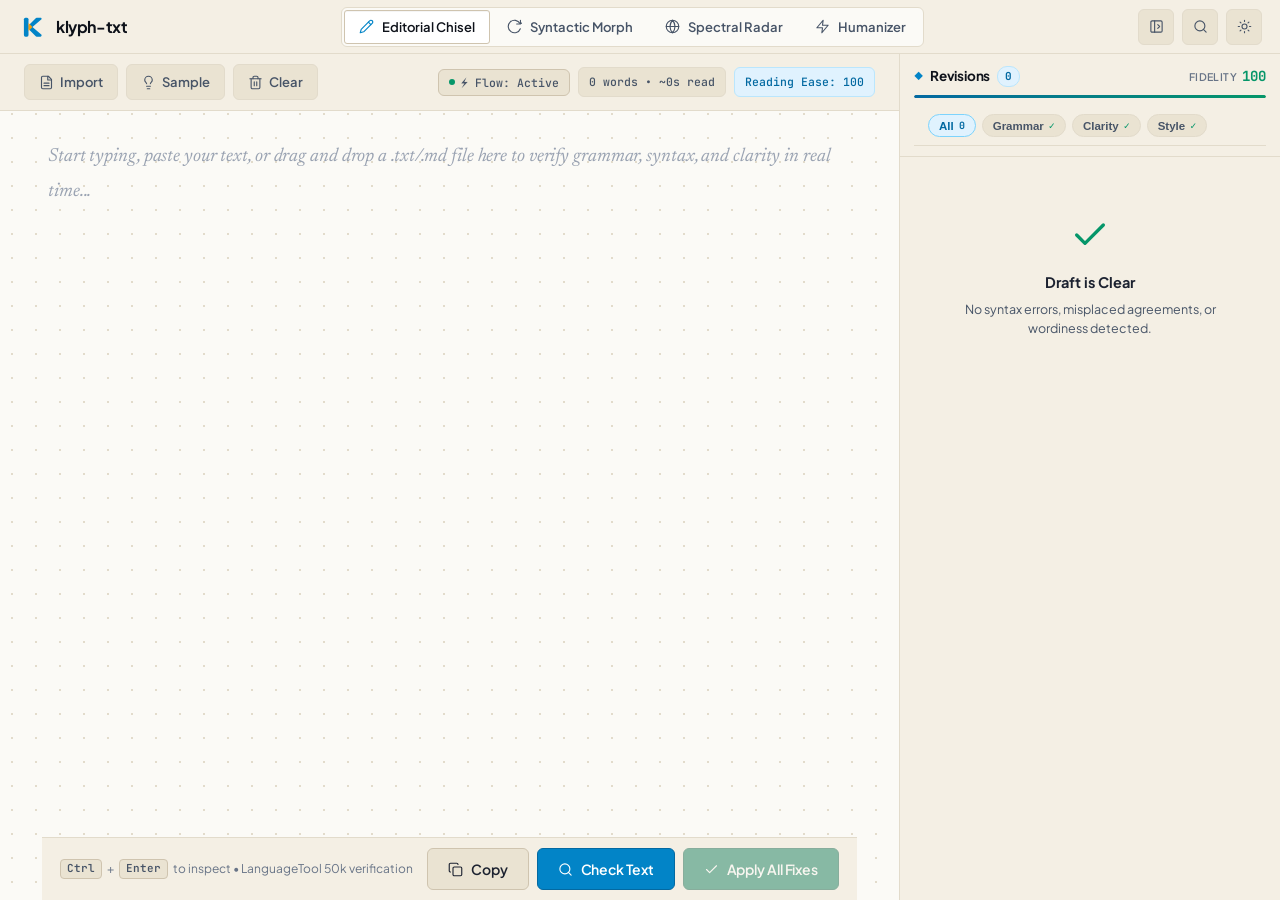
<file: server/static/index.html>
<!DOCTYPE html>
<html lang="en" data-theme="paper">
<head>
  <meta charset="UTF-8">
  <meta name="viewport" content="width=device-width, initial-scale=1.0">
  <title>klyph-txt | Autonomous Neurosymbolic Writing</title>
  
  <!-- PWA & Mobile Ergonomics -->
  <link rel="manifest" href="manifest.json">
  <meta name="theme-color" content="#090d16" id="meta-theme-color">
  <meta name="mobile-web-app-capable" content="yes">
  <meta name="apple-mobile-web-app-capable" content="yes">
  <meta name="apple-mobile-web-app-status-bar-style" content="black-translucent">
  <meta name="apple-mobile-web-app-title" content="klyph-txt">
  <link rel="apple-touch-icon" href="icon-192.png">
  <link rel="icon" type="image/svg+xml" href="icon.svg">
  <link rel="shortcut icon" href="icon.svg">

  <!-- Eye-Comfort Typography -->
  <link rel="preconnect" href="https://fonts.googleapis.com">
  <link rel="preconnect" href="https://fonts.gstatic.com" crossorigin>
  <link href="https://fonts.googleapis.com/css2?family=Plus+Jakarta+Sans:wght@400;500;600;700&family=JetBrains+Mono:wght@400;500;600&family=Newsreader:ital,opsz,wght@0,6..72,400;0,6..72,500;1,6..72,400&display=swap" rel="stylesheet">
  <link rel="stylesheet" href="style.css">
</head>
<body>
  <div class="workspace">
    <!-- Top Navigation Bar (Clean & Focused) -->
    <header class="app-navbar">
      <div class="brand">
        <img src="icon.svg" alt="klyph-txt Logo" class="brand-logo-img" width="28" height="28">
        <span class="brand-name">klyph-txt</span>
      </div>

      <!-- Main Navigation Tabs with Smooth Animated Segment Control -->
      <nav class="nav-segments" aria-label="Tool selection">
        <button id="tab-grammar" class="nav-segment active" onclick="switchTab('grammar')">
          <svg class="ui-svg" viewBox="0 0 24 24"><path d="M17 3a2.85 2.83 0 1 1 4 4L7.5 20.5 2 22l1.5-5.5Z"/><path d="m15 5 4 4"/></svg>
          <span class="nav-label">Editorial Chisel</span>
        </button>
        <button id="tab-paraphrase" class="nav-segment" onclick="switchTab('paraphrase')">
          <svg class="ui-svg" viewBox="0 0 24 24"><path d="M21.5 2v6h-6"/><path d="M21.34 15.57a10 10 0 1 1-.57-8.38l5.67-1.19"/></svg>
          <span class="nav-label">Syntactic Morph</span>
        </button>
        <button id="tab-detector" class="nav-segment" onclick="switchTab('detector')">
          <svg class="ui-svg" viewBox="0 0 24 24"><circle cx="12" cy="12" r="10"/><path d="M12 2a15.3 15.3 0 0 1 4 10 15.3 15.3 0 0 1-4 10 15.3 15.3 0 0 1-4-10 15.3 15.3 0 0 1 4-10z"/><path d="M2 12h20"/></svg>
          <span class="nav-label">Spectral Radar</span>
        </button>
        <button id="tab-humanizer" class="nav-segment" onclick="switchTab('humanizer')">
          <svg class="ui-svg" viewBox="0 0 24 24"><polygon points="13 2 3 14 12 14 11 22 21 10 12 10 13 2"/></svg>
          <span class="nav-label">Humanizer</span>
        </button>
      </nav>

      <!-- Right Header Utilities (Clean & Calm) -->
      <div class="header-utilities">
        <!-- Ambient Desktop HUD Companion Launcher -->
        <button id="btn-launch-hud" class="util-icon-btn" onclick="openCompanionHUD()" title="Launch Pop-out Ambient Companion">
          <svg class="ui-svg" viewBox="0 0 24 24"><rect width="18" height="18" x="3" y="3" rx="2"/><path d="M9 3v18"/><path d="m14 9 3 3-3 3"/></svg>
        </button>

        <!-- Command Palette Trigger Button (Ctrl + K) -->
        <button id="btn-open-palette" class="util-icon-btn" onclick="openCommandPalette()" title="Command Palette (Ctrl + K)">
          <svg class="ui-svg" viewBox="0 0 24 24"><circle cx="11" cy="11" r="8"/><line x1="21" y1="21" x2="16.65" y2="16.65"/></svg>
        </button>

        <!-- Eye-Friendly Theme Toggle -->
        <button id="btn-theme-toggle" class="util-icon-btn" onclick="toggleTheme()" title="Toggle Theme (Warm Paper ↔ Twilight Slate)">
          <span id="theme-icon-slot">
            <svg class="ui-svg" viewBox="0 0 24 24"><circle cx="12" cy="12" r="4"/><path d="M12 2v2M12 20v2M4.93 4.93l1.41 1.41M17.66 17.66l1.41 1.41M2 12h2M20 12h2M6.34 17.66l-1.41 1.41M19.07 4.93l-1.41 1.41"/></svg>
          </span>
        </button>
      </div>
    </header>

    <!-- Hidden file input for file drag/import -->
    <input type="file" id="file-importer" accept=".txt,.md,.rtf" style="display: none;" onchange="handleFileImport(event)">

    <!-- Main Workspace Content -->
    <main class="workspace-body">
      <!-- ============================================================ -->
      <!-- SECTION 1: EDITOR & GRAMMAR                                  -->
      <!-- ============================================================ -->
      <section id="section-grammar" class="tab-panel active">
        <div class="editor-shell">
          <!-- Mobile Viewpane Switcher (Phone Ergonomics) -->
          <div class="mobile-pane-switcher" id="mobile-grammar-switcher">
            <button class="pane-switch-btn active" id="btn-mobile-doc" onclick="setMobileGrammarPane('editor')">
              <svg class="ui-svg xs" viewBox="0 0 24 24"><path d="M17 3a2.85 2.83 0 1 1 4 4L7.5 20.5 2 22l1.5-5.5Z"/></svg>
              <span>Document</span>
            </button>
            <button class="pane-switch-btn" id="btn-mobile-rail" onclick="setMobileGrammarPane('rail')">
              <svg class="ui-svg xs" viewBox="0 0 24 24"><path d="M14 2H6a2 2 0 0 0-2 2v16a2 2 0 0 0 2 2h12a2 2 0 0 0 2-2V8z"/></svg>
              <span>Diagnostics (<span id="mobile-badge-count">0</span>)</span>
            </button>
          </div>

          <!-- Text Editing Area -->
          <div class="document-surface drop-target" id="grammar-surface">
            <!-- Command Toolbar -->
            <div class="surface-header">
              <div class="surface-actions">
                <button class="action-btn" onclick="triggerFileInput('grammar')">
                  <svg class="ui-svg" viewBox="0 0 24 24"><path d="M15 2H6a2 2 0 0 0-2 2v16a2 2 0 0 0 2 2h12a2 2 0 0 0 2-2V7Z"/><polyline points="14 2 14 8 20 8"/><line x1="16" y1="13" x2="8" y2="13"/><line x1="16" y1="17" x2="8" y2="17"/></svg>
                  <span>Import</span>
                </button>
                <button class="action-btn" onclick="loadSampleGrammar()">
                  <svg class="ui-svg" viewBox="0 0 24 24"><path d="M15 14c.2-1 .7-1.7 1.5-2.5 1-1 1.5-2.2 1.5-3.5A6 6 0 0 0 6 8c0 1 .2 2.2 1.5 3.5.7.7 1.3 1.5 1.5 2.5"/><path d="M9 18h6"/><path d="M10 22h4"/></svg>
                  <span>Sample</span>
                </button>
                <button class="action-btn" onclick="clearGrammar()">
                  <svg class="ui-svg" viewBox="0 0 24 24"><path d="M3 6h18"/><path d="M19 6v14c0 1-1 2-2 2H7c-1 0-2-1-2-2V6"/><path d="M8 6V4c0-1 1-2 2-2h4c1 0 2 1 2 2v2"/><line x1="10" y1="11" x2="10" y2="17"/><line x1="14" y1="11" x2="14" y2="17"/></svg>
                  <span>Clear</span>
                </button>
                <button id="btn-revert-grammar" class="action-btn revert-btn" onclick="revertGrammarText()" style="display: none;">
                  <svg class="ui-svg" viewBox="0 0 24 24"><path d="M3 7v6h6"/><path d="M21 17a9 9 0 0 0-9-9 9 9 0 0 0-6 2.3L3 13"/></svg>
                  <span>Revert</span>
                </button>
              </div>

              <div class="document-telemetry">
                <button id="btn-flow-toggle" class="telemetry-pill flow-toggle-btn" onclick="toggleFlowMode()" title="Cognitive Flow: silences live squiggles while actively typing (> 30 WPM), polishes on pause">
                  <span class="flow-indicator-dot"></span>
                  <span id="flow-status-text">⚡ Flow: Active</span>
                </button>
                <span id="grammar-stats" class="telemetry-pill">0 words • ~0s read</span>
                <span id="readability-badge" class="telemetry-pill accent">Reading Ease: 100</span>
              </div>
            </div>

            <!-- Editor Surface with Synchronized In-Text Highlight Backdrop -->
            <div class="editor-workspace-wrap" id="editor-workspace-wrap">
              <div class="gutter-handle" id="active-gutter-marker" style="display: none;">
                <svg class="ui-svg xs" viewBox="0 0 24 24"><circle cx="12" cy="5" r="1.5"/><circle cx="12" cy="12" r="1.5"/><circle cx="12" cy="19" r="1.5"/></svg>
              </div>
              <div class="editor-backdrop" id="grammar-backdrop" aria-hidden="true">
                <div class="editor-highlights" id="grammar-highlights"></div>
              </div>
              <textarea id="grammar-input" spellcheck="false" placeholder="Start typing, paste your text, or drag and drop a .txt/.md file here to verify grammar, syntax, and clarity in real time..."></textarea>
            </div>

            <!-- Bottom Action Footer -->
            <div class="surface-footer">
              <div class="footer-left">
                <span class="shortcut-tip"><kbd>Ctrl</kbd> + <kbd>Enter</kbd> to inspect • LanguageTool 50k verification</span>
              </div>
              <div class="footer-right">
                <button class="btn btn-secondary" onclick="copyGrammarText()">
                  <svg class="ui-svg" viewBox="0 0 24 24"><rect width="14" height="14" x="8" y="8" rx="2" ry="2"/><path d="M4 16c-1.1 0-2-.9-2-2V4c0-1.1.9-2 2-2h10c1.1 0 2 .9 2 2"/></svg>
                  <span>Copy</span>
                </button>
                <button class="btn btn-primary" onclick="triggerGrammarCheck()">
                  <svg class="ui-svg" viewBox="0 0 24 24"><circle cx="11" cy="11" r="8"/><path d="m21 21-4.3-4.3"/></svg>
                  <span>Check Text</span>
                </button>
                <button id="btn-accept-all" class="btn btn-commit" onclick="acceptAllCorrections()" disabled>
                  <svg class="ui-svg" viewBox="0 0 24 24"><polyline points="20 6 9 17 4 12"/></svg>
                  <span>Apply All Fixes</span>
                </button>
              </div>
            </div>
          </div>

          <!-- Diagnostic Review Rail (Linguistic Fidelity) -->
          <aside class="diagnostic-rail mobile-pane-hidden">
            <!-- Unified Review Header (Clean & Intuitive) -->
            <div class="rail-header-box">
              <div class="rail-status-row">
                <div class="rail-title-group">
                  <span class="rail-klyph-diamond">◆</span>
                  <span class="rail-heading">Revisions</span>
                  <span class="rail-badge-count" id="issues-counter">0</span>
                </div>
                <div class="rail-score-tag" title="Writing Fidelity computed across grammar, flow, and sentence variety">
                  <span class="score-label">Fidelity</span>
                  <span id="quality-score-value" class="quality-score-number">100</span>
                </div>
              </div>
              
              <!-- Subtle micro progress hairline -->
              <div class="quality-progress-track">
                <div id="quality-progress-fill" class="quality-progress-fill" style="width: 100%;"></div>
              </div>

              <!-- Streamlined Category Filter -->
              <div class="category-pill-bar" id="category-pill-bar">
                <button class="cat-pill active" onclick="setCategoryFilter('all', this)" id="pill-all">
                  <span>All</span> <span class="pill-count" id="count-all">0</span>
                </button>
                <button class="cat-pill" onclick="setCategoryFilter('correctness', this)" id="pill-grammar">
                  <span>Grammar</span> <span class="pill-status" id="status-grammar">✓</span>
                </button>
                <button class="cat-pill" onclick="setCategoryFilter('clarity', this)" id="pill-clarity">
                  <span>Clarity</span> <span class="pill-status" id="status-clarity">✓</span>
                </button>
                <button class="cat-pill" onclick="setCategoryFilter('delivery', this)" id="pill-delivery">
                  <span>Style</span> <span class="pill-status" id="status-delivery">✓</span>
                </button>
              </div>

              <!-- Hidden subtabs for backward compatibility with JS handlers -->
              <div class="rail-subtabs" style="display: none;" role="tablist">
                <button class="subtab-btn active" id="tab-proofread" onclick="switchRailSubtab('proofread')"><span>Proofread</span></button>
                <button class="subtab-btn" id="tab-paragraphs" onclick="switchRailSubtab('paragraphs')"><span>Paragraphs</span></button>
                <button class="subtab-btn" id="tab-habits" onclick="switchRailSubtab('habits')"><span>Habits</span><span class="subtab-count-badge" id="habits-badge" style="display: none;">0</span></button>
              </div>
            </div>

            <!-- Issues Rail Body Container -->
            <div id="issues-list" class="rail-body">
              <div class="empty-state">
                <div class="empty-icon-wrap">
                  <svg class="empty-svg" viewBox="0 0 24 24"><polyline points="20 6 9 17 4 12"/></svg>
                </div>
                <p class="empty-title">Draft is Clear</p>
                <p class="empty-desc">No syntax errors, misplaced agreements, or wordiness detected.</p>
              </div>
            </div>
          </aside>
        </div>
      </section>

      <!-- ============================================================ -->
      <!-- SECTION 2: MULTI-MODE PARAPHRASER                            -->
      <!-- ============================================================ -->
      <section id="section-paraphrase" class="tab-panel">
        <!-- Rephrasing Controls Header (Streamlined) -->
        <div class="control-strip">
          <div class="mode-selector">
            <span class="control-label">Mode</span>
            <div class="pill-group" role="radiogroup" aria-label="Paraphrase modes">
              <button class="mode-pill active" onclick="setMode('standard', this)" title="Balanced clarity and natural flow">
                <span>Standard</span>
              </button>
              <button class="mode-pill" onclick="setMode('fluency', this)" title="Maximize human rhythm and readability">
                <span>Fluency</span>
              </button>
              <button class="mode-pill" onclick="setMode('formal', this)" title="Refined vocabulary for professional settings">
                <span>Formal</span>
              </button>
              <button class="mode-pill" onclick="setMode('academic', this)" title="Scholarly phrasing backed by Academic Word List">
                <span>Academic</span>
              </button>
              <button class="mode-pill" onclick="setMode('simple', this)" title="Plain English vocabulary and clear syntax">
                <span>Simple</span>
              </button>
              <button class="mode-pill" onclick="setMode('creative', this)" title="Expressive structural variety">
                <span>Creative</span>
              </button>
              <button class="mode-pill" onclick="setMode('shorten', this)" title="Trim filler and redundant clauses">
                <span>Shorten</span>
              </button>
              <button class="mode-pill" onclick="setMode('expand', this)" title="Elaborate clauses with descriptive nuance">
                <span>Expand</span>
              </button>
              <button class="mode-pill" onclick="setMode('heavyweight', this)" title="Heavyweight Neurosymbolic AST restructuring">
                <span>Heavyweight AST</span>
              </button>
            </div>
          </div>

          <div class="morph-quick-actions">
            <div class="density-selector">
              <span class="control-label">Synonyms</span>
              <div class="segment-pill" role="group">
                <button class="density-btn" onclick="setSynonymLevel(1, this)" title="Minimal substitutions">Low</button>
                <button class="density-btn active" onclick="setSynonymLevel(2, this)" title="Balanced human variance">Medium</button>
                <button class="density-btn" onclick="setSynonymLevel(3, this)" title="Higher lexical variation">High</button>
                <button class="density-btn" onclick="setSynonymLevel(4, this)" title="Maximum expressive shift">Max</button>
              </div>
            </div>

            <!-- Fine-Tune Toggle Button -->
            <button class="btn-tune-toggle" id="btn-tune-toggle" onclick="toggleTuneDrawer()" title="Configure voice shift, transitions & keyword protection">
              <svg class="ui-svg xs" viewBox="0 0 24 24"><line x1="4" y1="21" x2="4" y2="14"/><line x1="4" y1="10" x2="4" y2="3"/><line x1="12" y1="21" x2="12" y2="12"/><line x1="12" y1="8" x2="12" y2="3"/><line x1="20" y1="21" x2="20" y2="16"/><line x1="20" y1="12" x2="20" y2="3"/><line x1="1" y1="14" x2="7" y2="14"/><line x1="9" y1="8" x2="15" y2="8"/><line x1="17" y1="16" x2="23" y2="16"/></svg>
              <span>Options</span>
              <span class="tune-chevron" id="tune-chevron">▾</span>
            </button>
          </div>
        </div>

        <!-- Progressive Disclosure: Fine-Tuning Drawer (Collapsible) -->
        <div class="constraints-strip" id="tune-drawer" style="display: none;">
          <div class="constraint-group">
            <label for="voice-select" class="constraint-label">Voice Shift</label>
            <select id="voice-select" class="select-input" onchange="runParaphrase()">
              <option value="auto">Adaptive</option>
              <option value="force_active">Force Active</option>
              <option value="force_passive">Force Passive</option>
            </select>
          </div>

          <div class="constraint-group">
            <label class="toggle-control">
              <input type="checkbox" id="split-toggle" onchange="runParaphrase()">
              <span class="toggle-label">Split sentences</span>
            </label>
          </div>

          <div class="constraint-group">
            <label class="toggle-control">
              <input type="checkbox" id="trans-toggle" onchange="runParaphrase()">
              <span class="toggle-label">Transitions</span>
            </label>
          </div>

          <div class="constraint-group grow">
            <input type="text" id="freeze-words" class="freeze-input" placeholder="Protect keywords (e.g. Python, API, React, DeepMind)" onchange="runParaphrase()">
          </div>

          <div class="constraint-actions">
            <button id="btn-revert-para" class="action-btn revert-btn" onclick="revertParaText()" style="display: none;">
              <svg class="ui-svg" viewBox="0 0 24 24"><path d="M3 7v6h6"/><path d="M21 17a9 9 0 0 0-9-9 9 9 0 0 0-6 2.3L3 13"/></svg>
              <span>Revert</span>
            </button>
          </div>
        </div>

        <!-- Transformation Conduit Bar -->
        <div class="conduit-bar" id="para-conduit">
          <div class="conduit-indicator">
            <span class="conduit-node">Source</span>
            <span class="conduit-arrow">
              <svg class="ui-svg xs" viewBox="0 0 24 24"><path d="M5 12h14"/><path d="m12 5 7 7-7 7"/></svg>
            </span>
            <span class="conduit-node active">Morph</span>
          </div>
          <div class="conduit-telemetry" id="conduit-telemetry">
            <span class="telemetry-chip" id="para-delta-words">Ready to morph</span>
            <span class="telemetry-chip" id="para-delta-subs" style="display: none;">0 substitutions</span>
            <span class="telemetry-chip safe" id="para-risk-chip">0% AI Risk</span>
          </div>
        </div>

        <!-- Split Surface: Input vs Output -->
        <div class="dual-surface">
          <!-- Source Column -->
          <div class="surface-card drop-target" id="para-surface">
            <div class="surface-card-header">
              <span class="card-title">Original Prose</span>
              <div class="surface-actions">
                <button class="action-btn" onclick="triggerFileInput('para')">
                  <svg class="ui-svg" viewBox="0 0 24 24"><path d="M15 2H6a2 2 0 0 0-2 2v16a2 2 0 0 0 2 2h12a2 2 0 0 0 2-2V7Z"/><polyline points="14 2 14 8 20 8"/><line x1="16" y1="13" x2="8" y2="13"/><line x1="16" y1="17" x2="8" y2="17"/></svg>
                  <span>Import</span>
                </button>
                <button class="action-btn" onclick="loadSampleParaphrase()">
                  <svg class="ui-svg" viewBox="0 0 24 24"><path d="M15 14c.2-1 .7-1.7 1.5-2.5 1-1 1.5-2.2 1.5-3.5A6 6 0 0 0 6 8c0 1 .2 2.2 1.5 3.5.7.7 1.3 1.5 1.5 2.5"/><path d="M9 18h6"/><path d="M10 22h4"/></svg>
                  <span>Sample</span>
                </button>
                <button class="action-btn" onclick="clearParaInput()">
                  <svg class="ui-svg" viewBox="0 0 24 24"><path d="M3 6h18"/><path d="M19 6v14c0 1-1 2-2 2H7c-1 0-2-1-2-2V6"/><path d="M8 6V4c0-1 1-2 2-2h4c1 0 2 1 2 2v2"/><line x1="10" y1="11" x2="10" y2="17"/><line x1="14" y1="11" x2="14" y2="17"/></svg>
                  <span>Clear</span>
                </button>
              </div>
            </div>
            <textarea id="para-input" spellcheck="false" placeholder="Enter text or drop a file to rephrase using syntactic tree restructuring, clause shifting, and Zipf-ranked synonyms..."></textarea>
            <div class="surface-card-footer">
              <span class="shortcut-tip"><kbd>Ctrl</kbd> + <kbd>Enter</kbd> to rephrase</span>
              <button class="btn btn-primary btn-lg" onclick="runParaphrase()">
                <svg class="ui-svg lg" viewBox="0 0 24 24"><path d="M21.5 2v6h-6"/><path d="M21.34 15.57a10 10 0 1 1-.57-8.38l5.67-1.19"/></svg>
                <span>Rephrase Prose</span>
              </button>
            </div>
          </div>

          <!-- Result Column -->
          <div class="surface-card result-card">
            <div class="surface-card-header">
              <span class="card-title">Transformed Result <span class="hint-text">(Click words to swap synonyms)</span></span>
              <button class="btn btn-secondary btn-sm" onclick="copyParaphrase()">
                <svg class="ui-svg" viewBox="0 0 24 24"><rect width="14" height="14" x="8" y="8" rx="2" ry="2"/><path d="M4 16c-1.1 0-2-.9-2-2V4c0-1.1.9-2 2-2h10c1.1 0 2 .9 2 2"/></svg>
                <span>Copy Result</span>
              </button>
            </div>
            <div id="para-output" class="diff-view" tabindex="0">
              <span class="view-placeholder">Transformed text will be rendered here with surgical diff spans...</span>
            </div>
            <div class="surface-card-footer meta-footer">
              <div id="ai-risk-badge" class="risk-meter">
                <span class="status-dot safe"></span>
                <span>AI Risk: 0% • High Human Variance</span>
              </div>
              <span id="para-metrics" class="diff-counter">0 substitutions</span>
            </div>
          </div>
        </div>

        <!-- Interactive Word Replacement Popover -->
        <div id="synonym-popover" class="synonym-menu" style="display: none;">
          <div class="menu-header">
            <span id="popover-word-title">Synonym Options</span>
            <button class="close-btn" onclick="closeSynonymPopover()" aria-label="Close menu">
              <svg class="ui-svg" viewBox="0 0 24 24"><line x1="18" y1="6" x2="6" y2="18"/><line x1="6" y1="6" x2="18" y2="18"/></svg>
            </button>
          </div>
          <div id="popover-synonyms-list" class="menu-items"></div>
        </div>

        <!-- Multi-candidate Grid -->
        <div class="candidates-rail">
          <div class="candidates-header">
            <div class="candidates-titles">
              <h3>Structural Variations</h3>
              <span class="candidates-subtitle">Independent syntactic and lexical branches generated deterministically</span>
            </div>
          </div>
          <div id="alternatives-list" class="candidates-grid">
            <div class="candidate-empty">Execute a paraphrase to view diverse candidate variations.</div>
          </div>
        </div>
      </section>

      <!-- ============================================================ -->
      <!-- SECTION 3: AI SPECTRUM & DECISION BOUNDARY SIMULATOR          -->
      <!-- ============================================================ -->
      <section id="section-detector" class="tab-panel">
        <div class="detector-shell">
          <!-- Text Input Panel -->
          <div class="detector-input-card drop-target" id="detector-surface">
            <div class="surface-header">
              <span class="card-title">Prose Under Inspection</span>
              <div class="surface-actions">
                <button class="action-btn" onclick="triggerFileInput('detector')">
                  <svg class="ui-svg" viewBox="0 0 24 24"><path d="M15 2H6a2 2 0 0 0-2 2v16a2 2 0 0 0 2 2h12a2 2 0 0 0 2-2V7Z"/><polyline points="14 2 14 8 20 8"/><line x1="16" y1="13" x2="8" y2="13"/><line x1="16" y1="17" x2="8" y2="17"/></svg>
                  <span>Import</span>
                </button>
                <button class="action-btn" onclick="loadSampleHumanText()">
                  <svg class="ui-svg" viewBox="0 0 24 24"><path d="M19 21v-2a4 4 0 0 0-4-4H9a4 4 0 0 0-4 4v2"/><circle cx="12" cy="7" r="4"/></svg>
                  <span>Human Sample</span>
                </button>
                <button class="action-btn" onclick="loadSampleAIText()">
                  <svg class="ui-svg" viewBox="0 0 24 24"><rect width="16" height="16" x="4" y="4" rx="2"/><rect width="6" height="6" x="9" y="9" rx="1"/><path d="M15 2v2M9 2v2M20 15h2M20 9h2M9 20v2M15 20v2M2 9h2M2 15h2"/></svg>
                  <span>AI Sample</span>
                </button>
                <button class="action-btn" onclick="clearDetectorInput()">
                  <svg class="ui-svg" viewBox="0 0 24 24"><path d="M3 6h18"/><path d="M19 6v14c0 1-1 2-2 2H7c-1 0-2-1-2-2V6"/><path d="M8 6V4c0-1 1-2 2-2h4c1 0 2 1 2 2v2"/><line x1="10" y1="11" x2="10" y2="17"/><line x1="14" y1="11" x2="14" y2="17"/></svg>
                  <span>Clear</span>
                </button>
                <button id="btn-revert-detector" class="action-btn revert-btn" onclick="revertDetectorText()" style="display: none;">
                  <svg class="ui-svg" viewBox="0 0 24 24"><path d="M3 7v6h6"/><path d="M21 17a9 9 0 0 0-9-9 9 9 0 0 0-6 2.3L3 13"/></svg>
                  <span>Revert</span>
                </button>
              </div>
            </div>

            <textarea id="detector-input" spellcheck="false" placeholder="Paste an essay, article, or paragraph to extract its statistical fingerprint and plot it against the GPTZero decision boundary..."></textarea>

            <div class="surface-footer">
              <div class="footer-left">
                <span class="shortcut-tip"><kbd>Ctrl</kbd> + <kbd>Enter</kbd> to scan</span>
              </div>
              <div class="footer-actions-group">
                <button class="btn btn-commit" onclick="humanizeDetectorInput()" title="Auto-humanize flagged sentences using v6.0 Adversarial AST Beam">
                  <svg class="ui-svg" viewBox="0 0 24 24"><polygon points="13 2 3 14 12 14 11 22 21 10 12 10 13 2"/></svg>
                  <span>Auto-Humanize</span>
                </button>
                <button class="btn btn-commit" onclick="transferToParaphraser()" title="Transfer input text directly to Multi-Mode Paraphraser">
                  <svg class="ui-svg" viewBox="0 0 24 24"><path d="M21.5 2v6h-6"/><path d="M21.34 15.57a10 10 0 1 1-.57-8.38l5.67-1.19"/></svg>
                  <span>Open in Paraphraser</span>
                </button>
                <button class="btn btn-primary" onclick="runAIDetectionScan()" title="Scan text for AI stylistic fingerprints">
                  <svg class="ui-svg" viewBox="0 0 24 24"><circle cx="12" cy="12" r="10"/><path d="M12 2a15.3 15.3 0 0 1 4 10 15.3 15.3 0 0 1-4 10 15.3 15.3 0 0 1-4-10 15.3 15.3 0 0 1 4-10z"/><path d="M2 12h20"/></svg>
                  <span>Scan Fingerprint</span>
                </button>
              </div>
            </div>
          </div>

          <!-- Analytics & Visualizer Panel -->
          <div class="detector-analytics-card">
            <!-- Metric Tiles -->
            <!-- Prominent Verdict Hero Card (Immediate & Human) -->
            <div class="verdict-hero-card" id="radar-verdict-card">
              <div class="verdict-primary-col">
                <div class="verdict-badge" id="metric-verdict-badge">
                  <span class="verdict-beacon" id="verdict-beacon"></span>
                  <span id="metric-verdict" class="verdict-title">Human-Written</span>
                </div>
                <div class="verdict-explanation" id="metric-risk">Zero AI Detection Risk • Natural Human Pacing</div>
              </div>

              <div class="verdict-metrics-group">
                <div class="verdict-stat-pill" title="Probability of human authorship">
                  <span class="stat-pill-label">Human Score</span>
                  <span id="metric-human-prob" class="stat-pill-value">95.0%</span>
                </div>
                <div class="verdict-stat-pill" title="Sentence length variance across paragraphs">
                  <span class="stat-pill-label">Cadence Variety</span>
                  <span id="metric-burstiness" class="stat-pill-value">5.4 σ</span>
                </div>
                <div class="verdict-stat-pill" title="Lexical unpredictability and word choice entropy">
                  <span class="stat-pill-label">Vocabulary Entropy</span>
                  <span id="metric-perplexity" class="stat-pill-value">72.8</span>
                </div>
              </div>
            </div>

            <!-- Overlapping Distributions Graph -->
            <div class="visualizer-box">
              <div class="visualizer-header">
                <div class="visualizer-titles">
                  <h3>Probability Spectrum</h3>
                  <span class="visualizer-subtext">Overlapping human vs synthetic feature distributions</span>
                </div>
                <div class="tradeoff-indicators">
                  <span class="tradeoff-pill" id="fpr-badge">False Positive: 6%</span>
                  <span class="tradeoff-pill" id="fnr-badge">False Negative: 4%</span>
                </div>
              </div>

              <div class="canvas-viewport">
                <canvas id="boundary-canvas" width="680" height="230"></canvas>
              </div>

              <!-- Interactive Decision Boundary Slider -->
              <div class="boundary-slider-module">
                <div class="slider-row">
                  <label for="boundary-slider" class="slider-title">Sensitivity: <span id="boundary-value">50%</span></label>
                  <span class="slider-hint">← Strict Academic | Standard | Relaxed →</span>
                </div>
                <input type="range" id="boundary-slider" min="15" max="85" value="50" oninput="updateDecisionBoundary(this.value)">
              </div>
            </div>

            <!-- Sentence Length Rhythm Chart -->
            <div class="rhythm-box">
              <div class="rhythm-header">
                <h3>Sentence Cadence Spectrum</h3>
                <span class="rhythm-subtext">Words per sentence across the prose</span>
              </div>
              <div id="sentence-bars" class="rhythm-bars">
                <span class="view-placeholder">Enter text to view cadence rhythm.</span>
              </div>
            </div>

            <!-- Granular Sentence-by-Sentence AI Heatmap (Upgrade 3) -->
            <div class="rhythm-box" style="margin-top: 14px;">
              <div class="rhythm-header">
                <h3>Sentence-Level AI Risk Heatmap</h3>
                <span class="rhythm-subtext">Granular structural &amp; lexical triggers per sentence (GPTZero / Originality style)</span>
              </div>
              <div id="detector-sentence-heatmap" style="display: flex; flex-direction: column; gap: 8px; margin-top: 10px;">
                <span class="view-placeholder">Scan prose to inspect sentence-by-sentence AI probability and exact triggers.</span>
              </div>
            </div>
          </div>
        </div>
      </section>

      <!-- ============================================================ -->
      <!-- SECTION 4: HUMANIZER (DE-AI PROSE ENGINE)                     -->
      <!-- ============================================================ -->
      <section id="section-humanizer" class="tab-panel">
        <div class="humanizer-shell">
          <!-- Transformation Conduit Bar -->
          <div class="conduit-bar" id="humanizer-conduit">
            <div class="conduit-indicator">
              <span class="conduit-node">AI Draft</span>
              <span class="conduit-arrow">
                <svg class="ui-svg xs" viewBox="0 0 24 24"><path d="M5 12h14"/><path d="m12 5 7 7-7 7"/></svg>
              </span>
              <span class="conduit-node active">Human Prose</span>
            </div>
            <div class="conduit-telemetry">
              <span class="telemetry-chip" id="humanize-score-chip">AI Tells: 0</span>
              <span class="telemetry-chip safe" id="humanize-status-chip">0% Cliché Density</span>
            </div>
          </div>

          <!-- Dual Surface: Input vs Output -->
          <div class="dual-surface">
            <!-- Source Column -->
            <div class="surface-card drop-target" id="humanizer-surface">
              <div class="surface-card-header">
                <span class="card-title">AI Draft Under Cleanse</span>
                <div class="surface-actions">
                  <button class="action-btn" onclick="triggerFileInput('humanizer')">
                    <svg class="ui-svg" viewBox="0 0 24 24"><path d="M15 2H6a2 2 0 0 0-2 2v16a2 2 0 0 0 2 2h12a2 2 0 0 0 2-2V7Z"/><polyline points="14 2 14 8 20 8"/><line x1="16" y1="13" x2="8" y2="13"/><line x1="16" y1="17" x2="8" y2="17"/></svg>
                    <span>Import</span>
                  </button>
                  <button class="action-btn" onclick="loadSampleHumanizer()">
                    <svg class="ui-svg" viewBox="0 0 24 24"><path d="M15 14c.2-1 .7-1.7 1.5-2.5 1-1 1.5-2.2 1.5-3.5A6 6 0 0 0 6 8c0 1 .2 2.2 1.5 3.5.7.7 1.3 1.5 1.5 2.5"/><path d="M9 18h6"/><path d="M10 22h4"/></svg>
                    <span>Sample AI Text</span>
                  </button>
                  <button class="action-btn" onclick="clearHumanizerInput()">
                    <svg class="ui-svg" viewBox="0 0 24 24"><path d="M3 6h18"/><path d="M19 6v14c0 1-1 2-2 2H7c-1 0-2-1-2-2V6"/><path d="M8 6V4c0-1 1-2 2-2h4c1 0 2 1 2 2v2"/><line x1="10" y1="11" x2="10" y2="17"/><line x1="14" y1="11" x2="14" y2="17"/></svg>
                    <span>Clear</span>
                  </button>
                  <button id="btn-revert-humanizer" class="action-btn revert-btn" onclick="revertHumanizerText()" style="display: none;">
                    <svg class="ui-svg" viewBox="0 0 24 24"><path d="M3 7v6h6"/><path d="M21 17a9 9 0 0 0-9-9 9 9 0 0 0-6 2.3L3 13"/></svg>
                    <span>Revert</span>
                  </button>
                </div>
              </div>
              <textarea id="humanizer-input" spellcheck="false" placeholder="Paste an AI-generated draft (ChatGPT, Claude, Gemini) here to detect and purge formulaic phrases, dead-giveaway vocabulary (delve, tapestry, pivotal), and copula avoidance..."></textarea>
              <div class="surface-card-footer">
                <span class="shortcut-tip"><kbd>Ctrl</kbd> + <kbd>Enter</kbd> to humanize</span>
                <button class="btn btn-primary btn-lg" onclick="runHumanizer()">
                  <svg class="ui-svg lg" viewBox="0 0 24 24"><polygon points="13 2 3 14 12 14 11 22 21 10 12 10 13 2"/></svg>
                  <span>Humanize Prose</span>
                </button>
              </div>
            </div>

            <!-- Result Column -->
            <div class="surface-card result-card">
              <div class="surface-card-header">
                <span class="card-title">Clean Human Prose</span>
                <button class="btn btn-secondary btn-sm" onclick="copyHumanizerOutput()">
                  <svg class="ui-svg" viewBox="0 0 24 24"><rect width="14" height="14" x="8" y="8" rx="2" ry="2"/><path d="M4 16c-1.1 0-2-.9-2-2V4c0-1.1.9-2 2-2h10c1.1 0 2 .9 2 2"/></svg>
                  <span>Copy Result</span>
                </button>
              </div>
              <div id="humanizer-output" class="diff-view" tabindex="0">
                <span class="view-placeholder">Humanized prose will appear here with surgical changes highlighted...</span>
              </div>
              <div class="surface-card-footer meta-footer">
                <div id="humanizer-risk-badge" class="risk-meter">
                  <span class="status-dot safe"></span>
                  <span id="humanizer-risk-text">Zero AI Clichés • Natural Human Tone</span>
                </div>
                <span id="humanizer-metrics" class="diff-counter">0 changes</span>
              </div>
            </div>
          </div>

          <!-- Adversarial Beam Candidates Rail (Upgrade 1) -->
          <div class="candidates-rail" style="margin-bottom: 14px;">
            <div class="candidates-header">
              <div class="candidates-titles">
                <h3>Closed-Loop Adversarial Beam Candidates</h3>
                <span class="candidates-subtitle">Ranked by lowest AI detection probability and highest burstiness σ</span>
              </div>
            </div>
            <div id="humanizer-beam-list" class="candidates-grid">
              <div class="candidate-empty">Run Humanizer to compare ranked structural variations from the Adversarial Beam Search.</div>
            </div>
          </div>

          <!-- Detected AI Patterns Rail -->
          <div class="candidates-rail">
            <div class="candidates-header">
              <div class="candidates-titles">
                <h3>Detected Synthetic Patterns & AI Buzzwords</h3>
                <span class="candidates-subtitle">Surgically resolved using 28 AI syntax markers and 560+ term lexicon</span>
              </div>
            </div>
            <div id="humanizer-findings-list" class="candidates-grid">
              <div class="candidate-empty">Paste AI text and click "Humanize Prose" to view detected tells and surgical fixes.</div>
            </div>
          </div>
        </div>
      </section>
    </main>

    <!-- Mobile Ergonomic Bottom Navigation Dock -->
    <nav class="mobile-bottom-dock" aria-label="Mobile Navigation">
      <button id="mob-tab-grammar" class="mob-dock-btn active" onclick="switchTab('grammar')">
        <svg class="ui-svg" viewBox="0 0 24 24"><path d="M17 3a2.85 2.83 0 1 1 4 4L7.5 20.5 2 22l1.5-5.5Z"/><path d="m15 5 4 4"/></svg>
        <span>Chisel</span>
      </button>
      <button id="mob-tab-paraphrase" class="mob-dock-btn" onclick="switchTab('paraphrase')">
        <svg class="ui-svg" viewBox="0 0 24 24"><path d="M21.5 2v6h-6"/><path d="M21.34 15.57a10 10 0 1 1-.57-8.38l5.67-1.19"/></svg>
        <span>Morph</span>
      </button>
      <button id="mob-tab-detector" class="mob-dock-btn" onclick="switchTab('detector')">
        <svg class="ui-svg" viewBox="0 0 24 24"><circle cx="12" cy="12" r="10"/><path d="M12 2a15.3 15.3 0 0 1 4 10 15.3 15.3 0 0 1-4 10 15.3 15.3 0 0 1-4-10 15.3 15.3 0 0 1 4-10z"/><path d="M2 12h20"/></svg>
        <span>Radar</span>
      </button>
      <button id="mob-tab-humanizer" class="mob-dock-btn" onclick="switchTab('humanizer')">
        <svg class="ui-svg" viewBox="0 0 24 24"><polygon points="13 2 3 14 12 14 11 22 21 10 12 10 13 2"/></svg>
        <span>Humanizer</span>
      </button>
    </nav>

    <!-- Command Palette (Spotlight / Raycast Style) -->
    <div id="command-palette-backdrop" class="palette-backdrop" style="display: none;" onclick="handlePaletteBackdropClick(event)">
      <div class="palette-modal" role="dialog" aria-modal="true" aria-label="Command Palette">
        <div class="palette-header">
          <svg class="ui-svg palette-search-icon" viewBox="0 0 24 24"><circle cx="11" cy="11" r="8"/><line x1="21" y1="21" x2="16.65" y2="16.65"/></svg>
          <input type="text" id="palette-input" class="palette-input" placeholder="Type a command, mode, or word to find synonyms..." autocomplete="off" spellcheck="false">
          <kbd class="palette-esc-badge" onclick="closeCommandPalette()">ESC</kbd>
        </div>
        <div id="palette-results" class="palette-results" role="listbox"></div>
        <div class="palette-footer">
          <div class="palette-footer-hints">
            <span class="hint-item"><kbd>↑</kbd> <kbd>↓</kbd> navigate</span>
            <span class="hint-item"><kbd>↵</kbd> select</span>
            <span class="hint-item"><kbd>esc</kbd> close</span>
          </div>
          <span class="palette-status" id="palette-status">20 commands available</span>
        </div>
      </div>
    </div>

    <!-- Global Floating Toast Container -->
    <div id="toast-container" class="toast-shelf" aria-live="polite"></div>
  </div>

  <script src="engine_client.js"></script>
  <script src="app.js"></script>
</body>
</html>
</file>
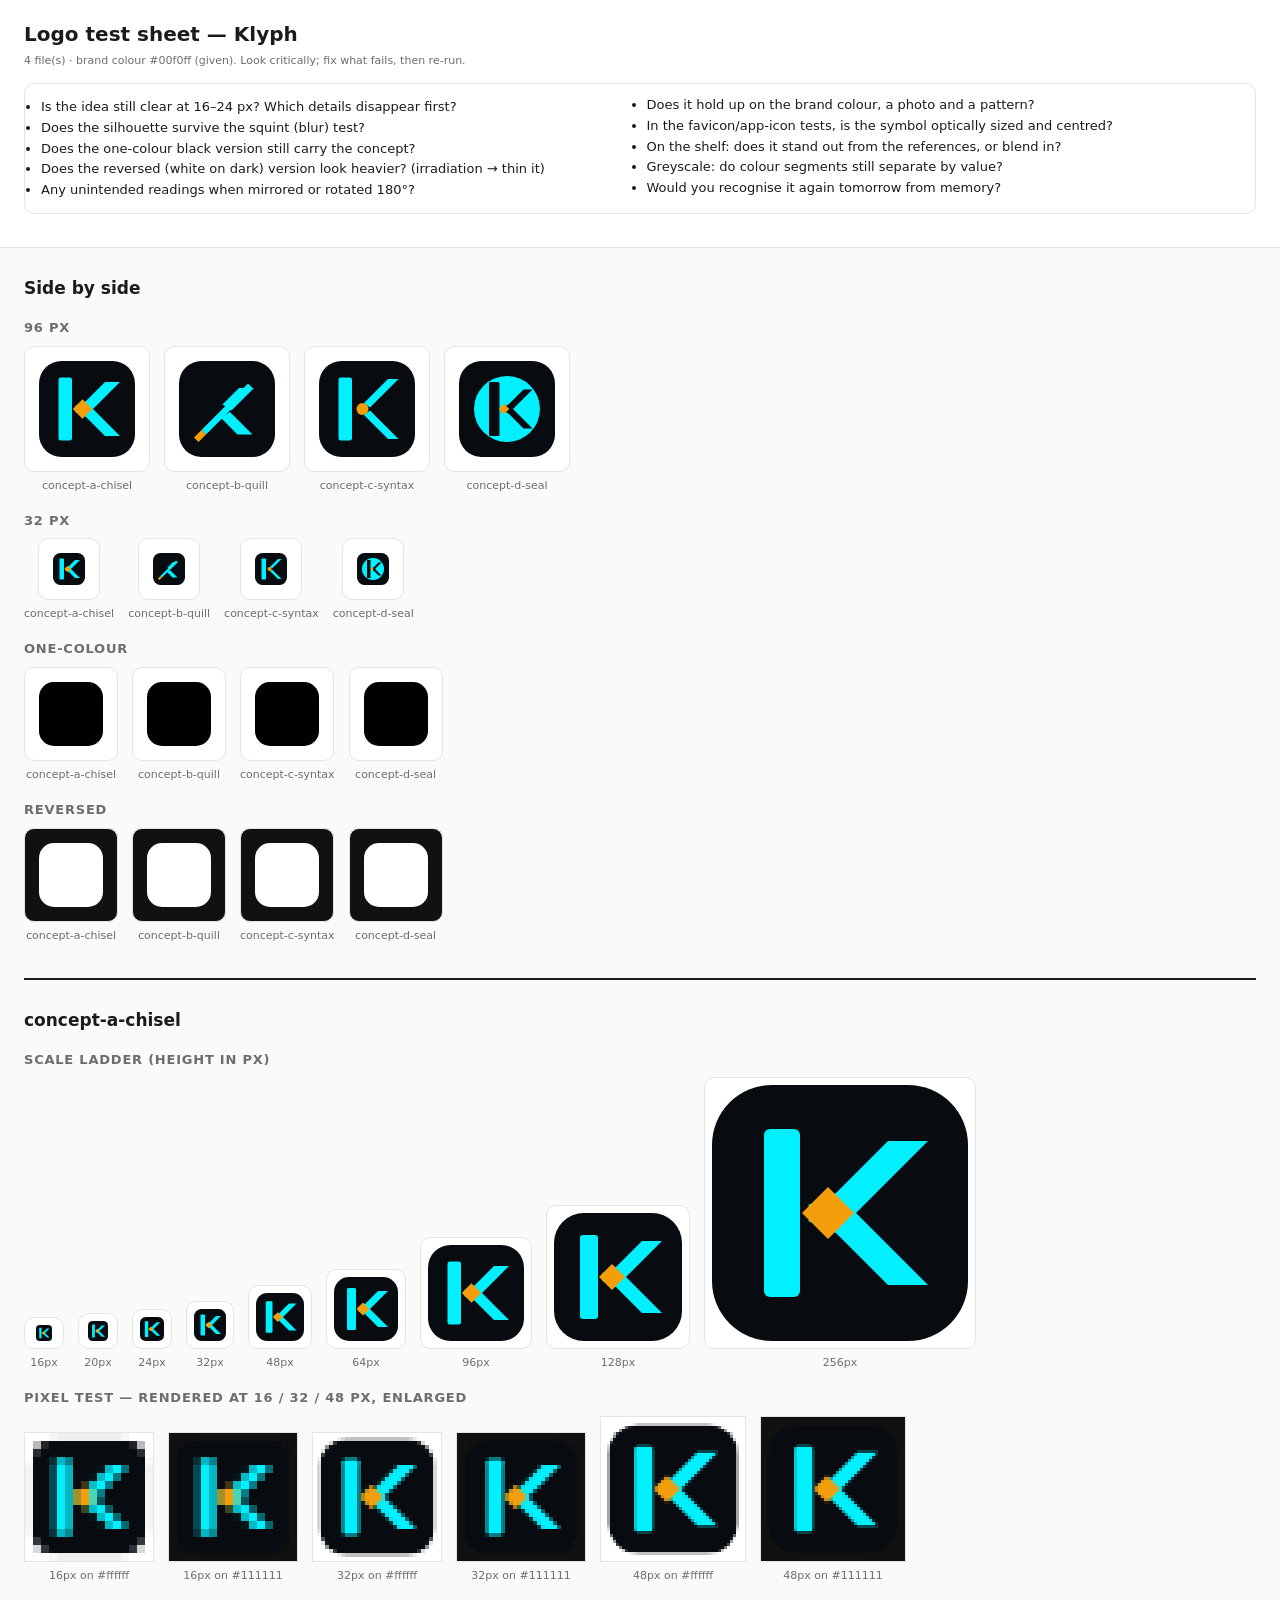
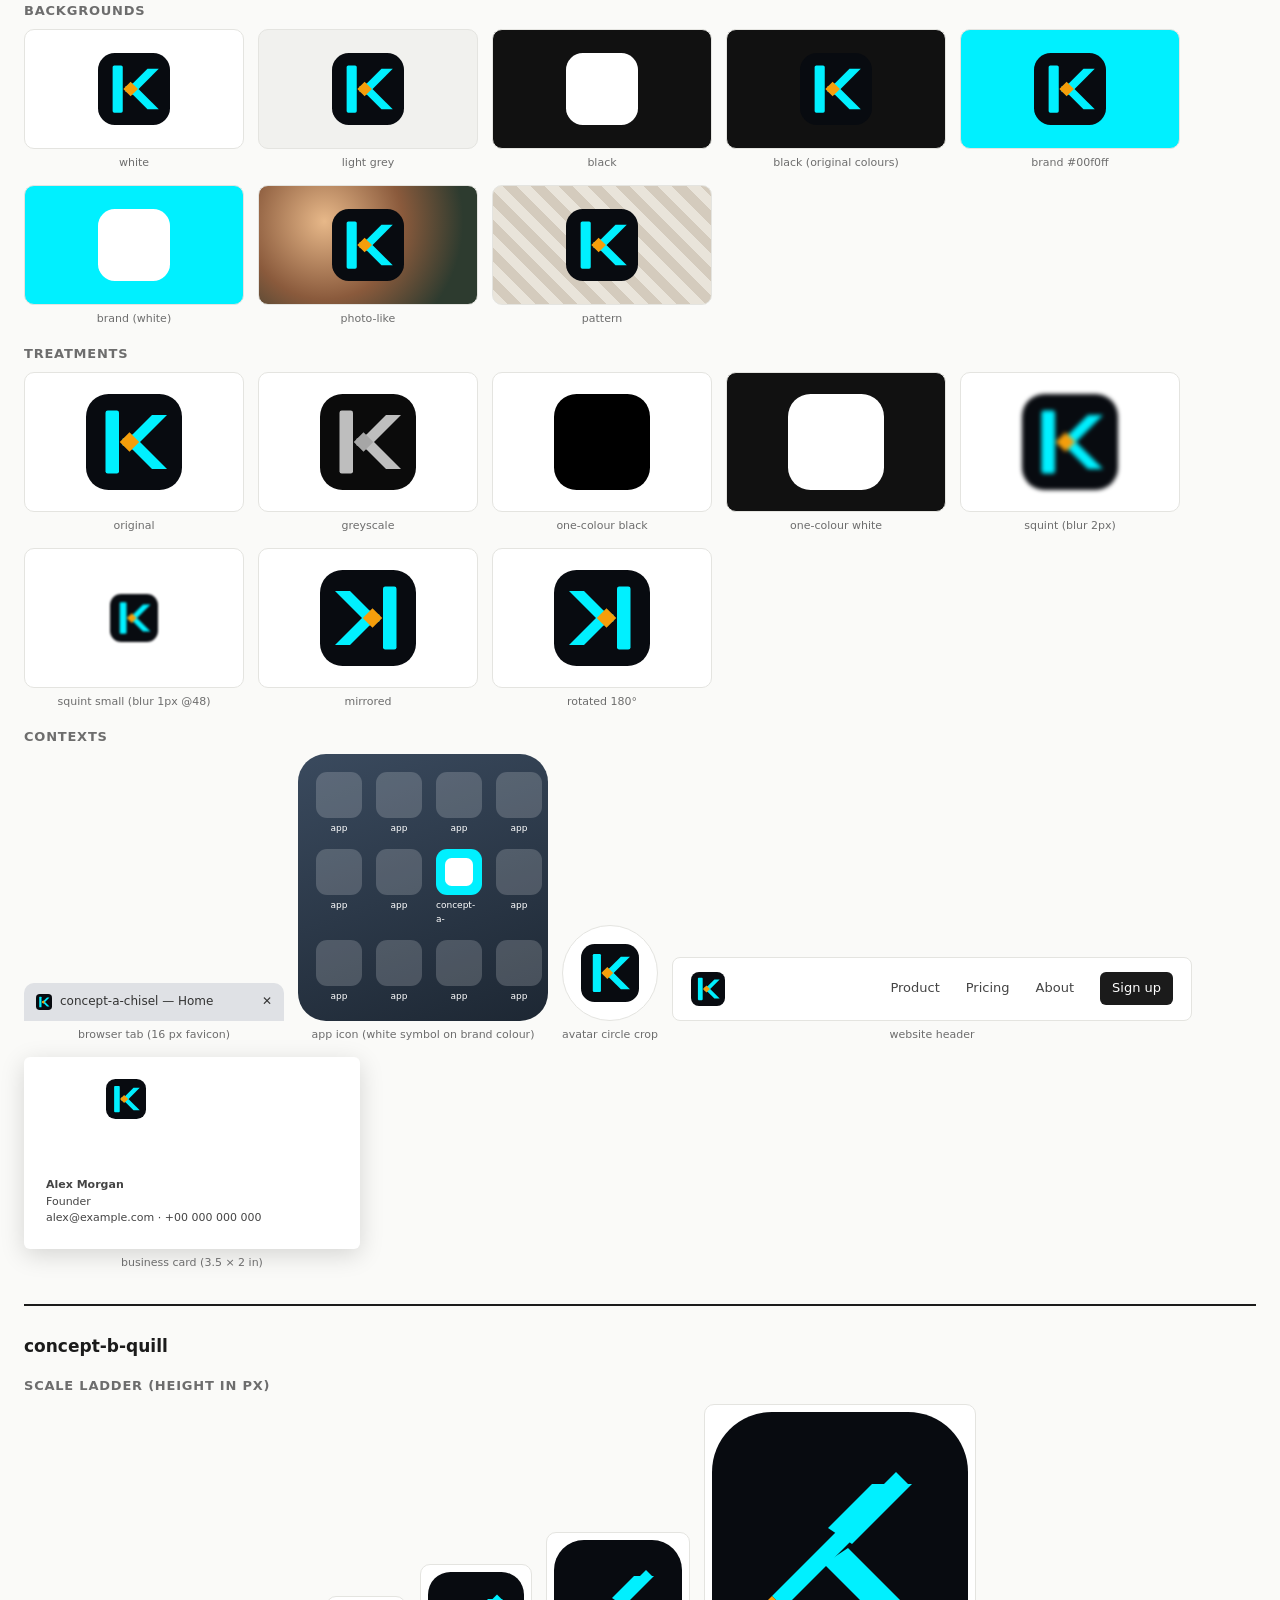
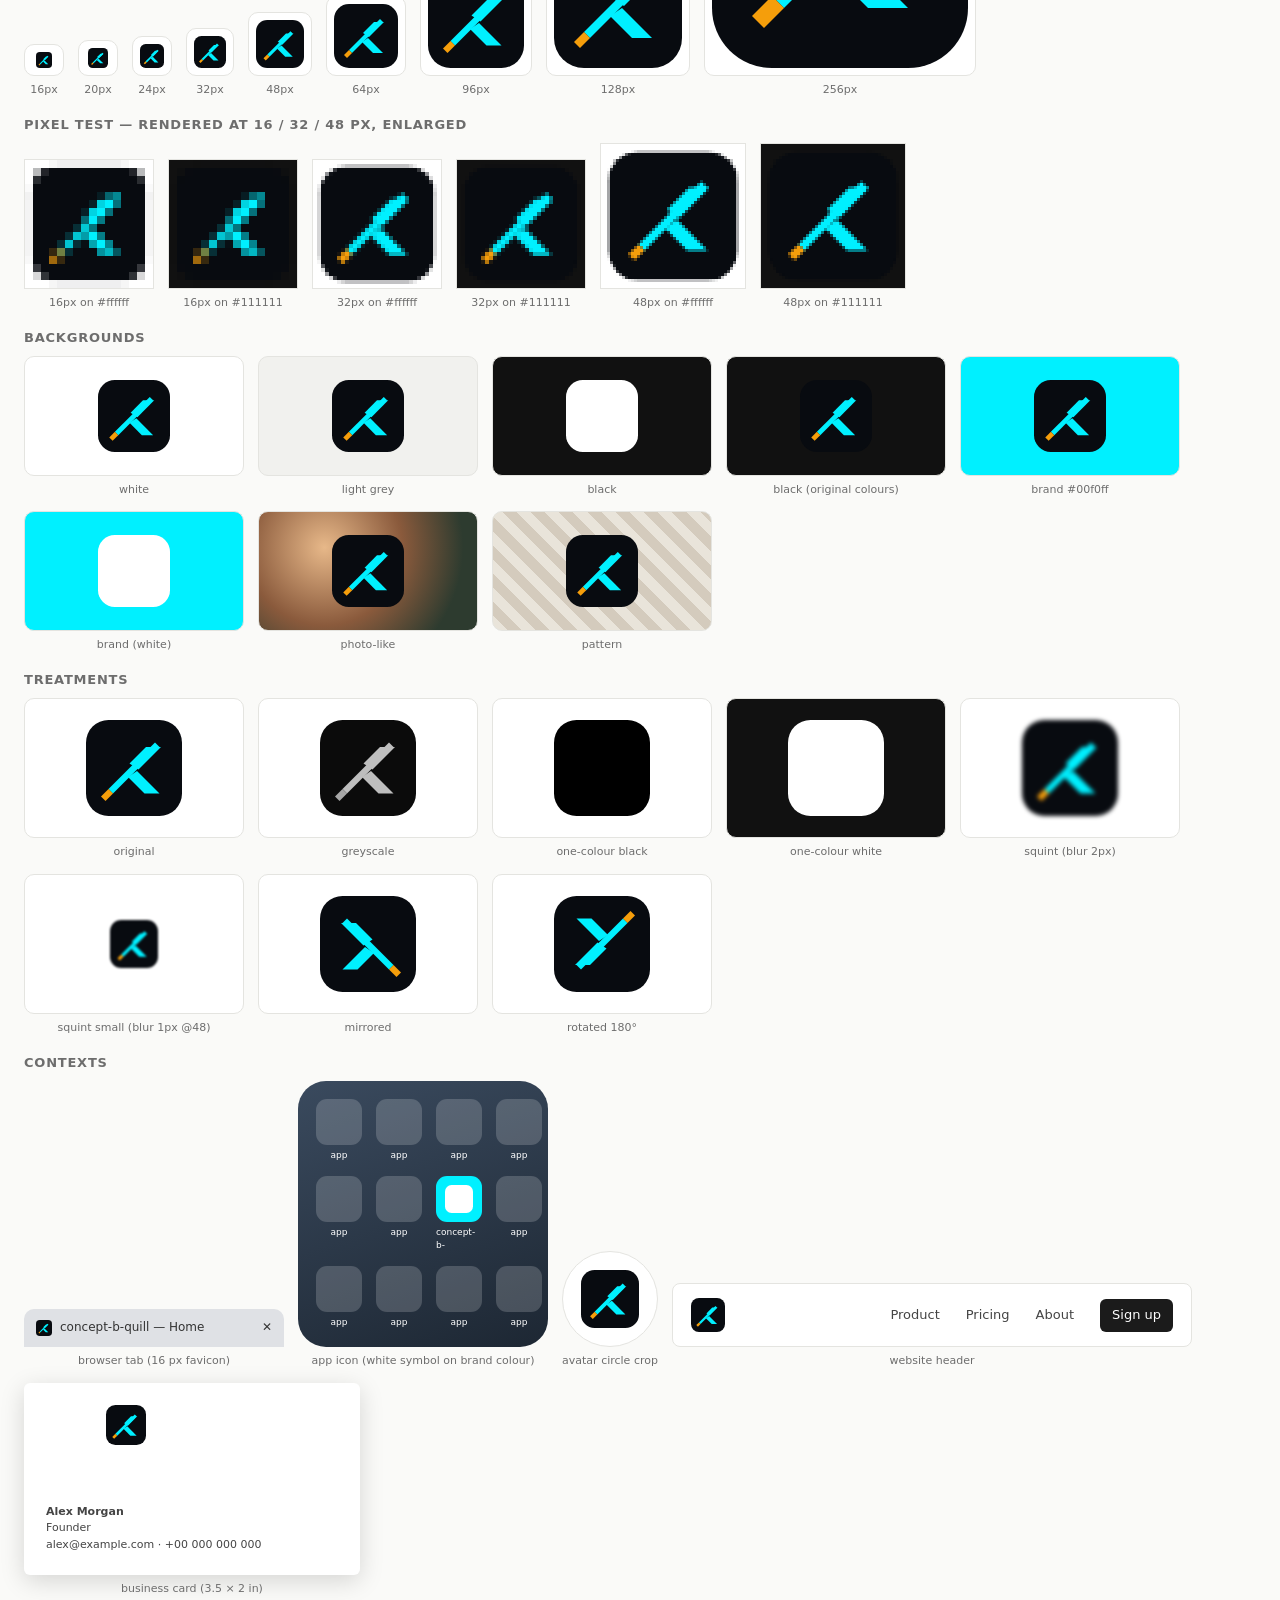
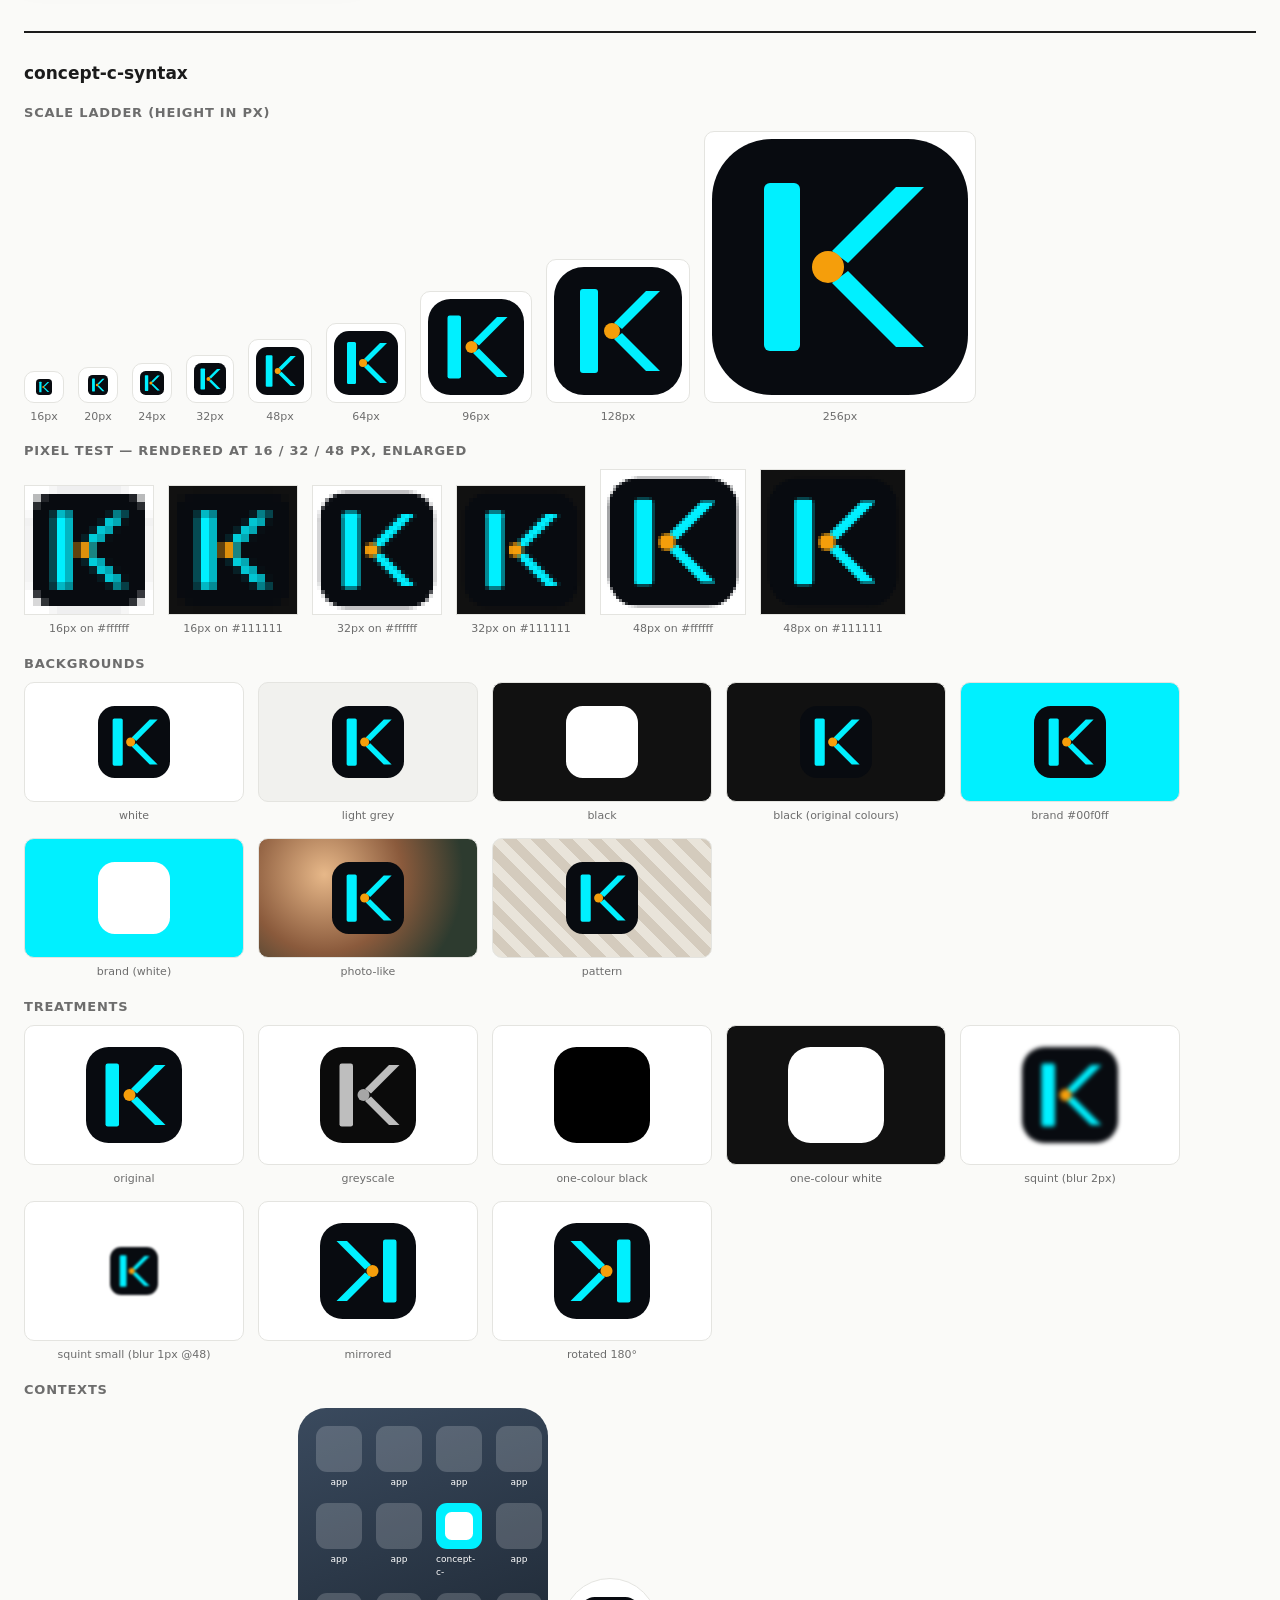
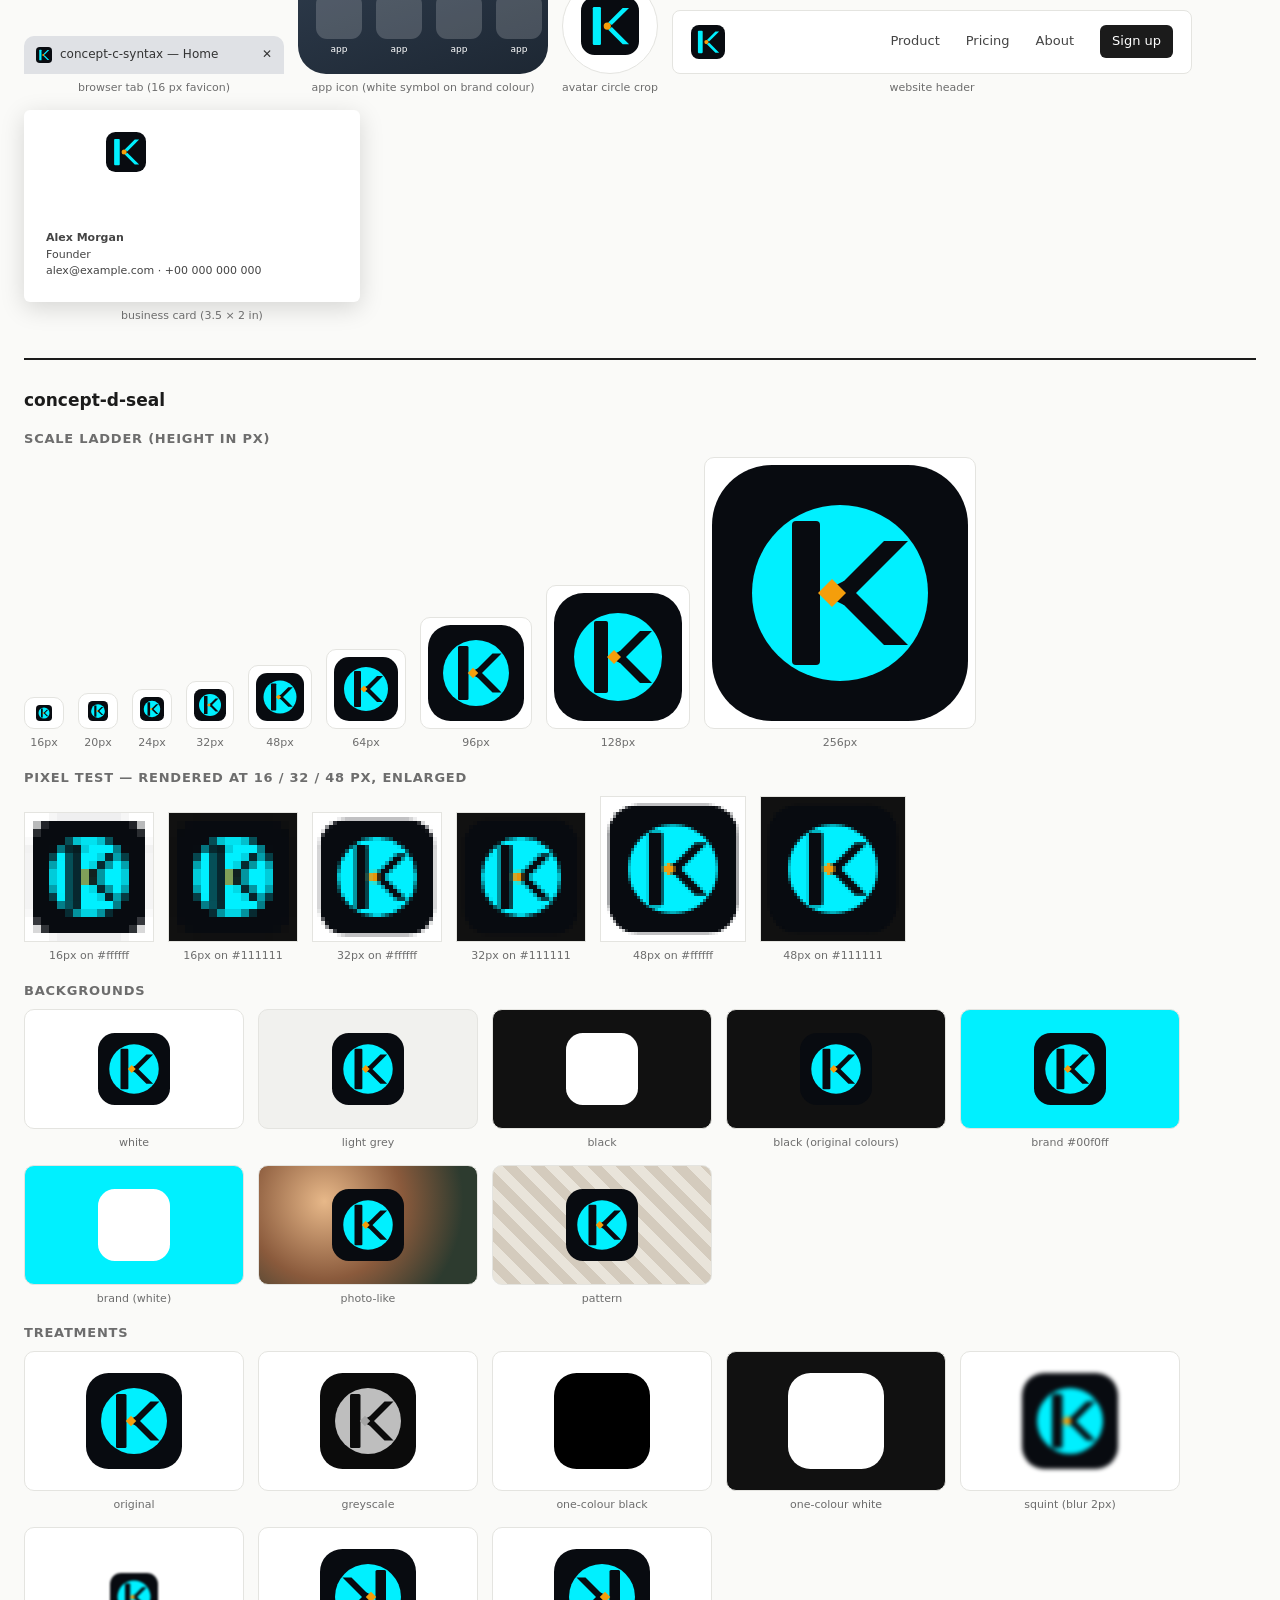
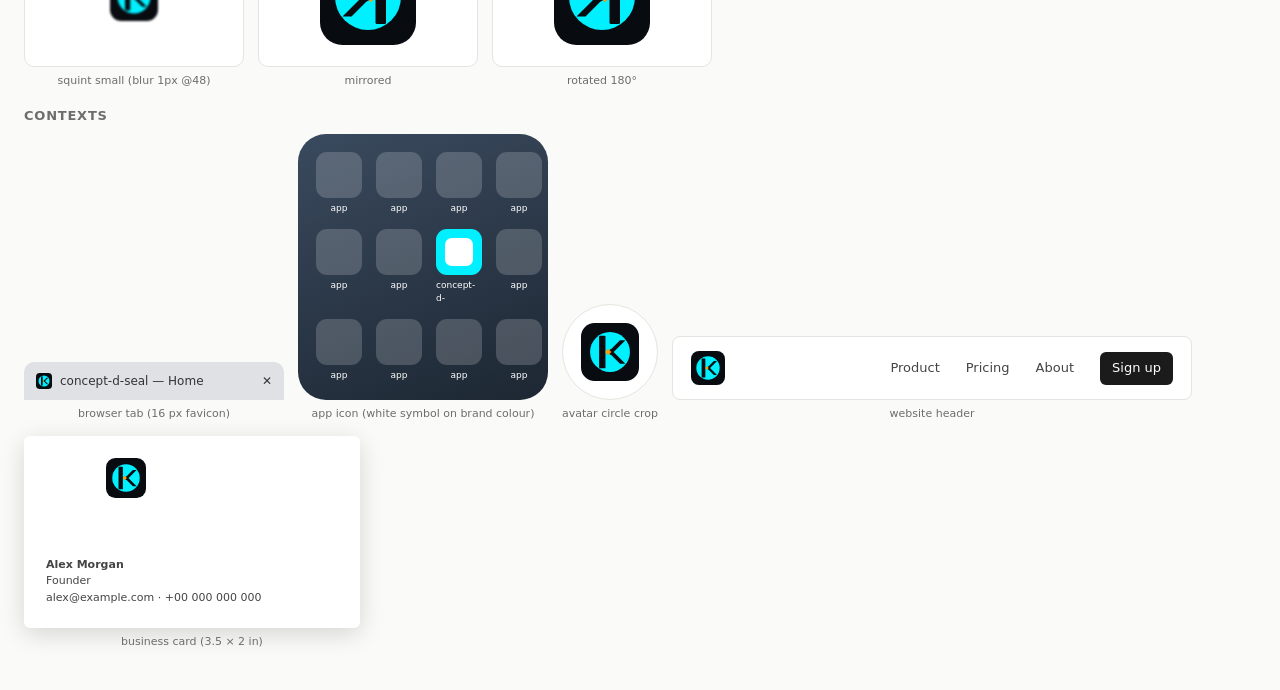
<file: concepts/preview.html>
<!doctype html><html lang='en'><head><meta charset='utf-8'><title>Logo test — Klyph</title><meta name='viewport' content='width=device-width,initial-scale=1'><style>
:root{--ink:#1b1b1b;--muted:#6d6d6d;--line:#e4e4e0;--paper:#fafaf8}
*{box-sizing:border-box}body{margin:0;font:14px/1.45 system-ui,-apple-system,Segoe UI,sans-serif;color:var(--ink);background:var(--paper)}
header{padding:20px 24px;border-bottom:1px solid var(--line);background:#fff}h1{margin:0 0 4px;font-size:20px}
h2{font-size:17px;margin:28px 0 10px}h3{font-size:13px;text-transform:uppercase;letter-spacing:.06em;color:var(--muted);margin:18px 0 8px}
.wrap{padding:0 24px 40px;max-width:1400px}.row{display:flex;flex-wrap:wrap;gap:14px;align-items:flex-end}.row>.cell{flex:0 0 auto;max-width:100%}
.cell{display:flex;flex-direction:column;align-items:center;gap:6px}.cap{font-size:11px;color:var(--muted);text-align:center}
.tile{display:flex;align-items:center;justify-content:center;border-radius:10px;border:1px solid var(--line);overflow:hidden}
.checklist{background:#fff;border:1px solid var(--line);border-radius:10px;padding:12px 16px;margin-top:14px;columns:2;font-size:13px}
.checklist li{margin:2px 0}
.concept{border-top:2px solid var(--ink);margin-top:34px}
.pix canvas{image-rendering:pixelated;image-rendering:crisp-edges;border:1px solid var(--line);background:#fff}
.tab{width:260px;height:38px;background:#dfe1e5;border-radius:10px 10px 0 0;display:flex;align-items:center;gap:8px;padding:0 12px;font-size:12px;color:#333}
.tab img{width:16px;height:16px;object-fit:contain}
.phone{width:250px;padding:18px;border-radius:28px;background:linear-gradient(160deg,#3a4a5e,#1d2733);display:grid;grid-template-columns:repeat(4,1fr);gap:14px}
.app{display:flex;flex-direction:column;align-items:center;gap:4px;font-size:9px;color:#fff}
.app .ico{width:46px;height:46px;border-radius:11px;background:rgba(255,255,255,.18)}
.nav{width:520px;max-width:100%;height:64px;background:#fff;border:1px solid var(--line);border-radius:8px;display:flex;align-items:center;padding:0 18px;gap:26px;font-size:13px;color:#444}
.nav .sp{flex:1}.nav .btn{background:#1b1b1b;color:#fff;padding:7px 12px;border-radius:6px}
.card{width:336px;height:192px;border-radius:6px;box-shadow:0 6px 24px rgba(0,0,0,.15);background:#fff;padding:22px;display:flex;flex-direction:column;justify-content:space-between}
.card .t{font-size:11px;color:#444;line-height:1.5}
.avatar{width:96px;height:96px;border-radius:50%;overflow:hidden;display:flex;align-items:center;justify-content:center;border:1px solid var(--line)}
.shelf{display:grid;grid-template-columns:repeat(auto-fill,minmax(150px,1fr));gap:10px}
.shelf .cell{align-items:stretch}.shelf .tile{height:110px;width:100%;background:#fff}.shelf .me{outline:3px solid #e8505b;outline-offset:2px}
.grey img{filter:grayscale(1)}
img.mono-black{filter:brightness(0)}img.mono-white{filter:brightness(0) invert(1)}
</style></head><body><header><h1>Logo test sheet — Klyph</h1><div class='cap' style='text-align:left'>4 file(s) · brand colour #00f0ff (given). Look critically; fix what fails, then re-run.</div><ul class="checklist">
<li>Is the idea still clear at 16–24 px? Which details disappear first?</li>
<li>Does the silhouette survive the squint (blur) test?</li>
<li>Does the one-colour black version still carry the concept?</li>
<li>Does the reversed (white on dark) version look heavier? (irradiation → thin it)</li>
<li>Any unintended readings when mirrored or rotated 180°?</li>
<li>Does it hold up on the brand colour, a photo and a pattern?</li>
<li>In the favicon/app-icon tests, is the symbol optically sized and centred?</li>
<li>On the shelf: does it stand out from the references, or blend in?</li>
<li>Greyscale: do colour segments still separate by value?</li>
<li>Would you recognise it again tomorrow from memory?</li></ul></header><div class='wrap'><section><h2>Side by side</h2>
<h3>96 px</h3><div class='row'>
<div class='cell'><div class="tile" style="width:126px;height:126px;background:#fff;"><img src="[data-uri]" class="" style="height:96px;" alt=""></div><div class='cap'>concept-a-chisel</div></div>
<div class='cell'><div class="tile" style="width:126px;height:126px;background:#fff;"><img src="[data-uri]" class="" style="height:96px;" alt=""></div><div class='cap'>concept-b-quill</div></div>
<div class='cell'><div class="tile" style="width:126px;height:126px;background:#fff;"><img src="[data-uri]" class="" style="height:96px;" alt=""></div><div class='cap'>concept-c-syntax</div></div>
<div class='cell'><div class="tile" style="width:126px;height:126px;background:#fff;"><img src="[data-uri]" class="" style="height:96px;" alt=""></div><div class='cap'>concept-d-seal</div></div>
</div>
<h3>32 px</h3><div class='row'>
<div class='cell'><div class="tile" style="width:62px;height:62px;background:#fff;"><img src="[data-uri]" class="" style="height:32px;" alt=""></div><div class='cap'>concept-a-chisel</div></div>
<div class='cell'><div class="tile" style="width:62px;height:62px;background:#fff;"><img src="[data-uri]" class="" style="height:32px;" alt=""></div><div class='cap'>concept-b-quill</div></div>
<div class='cell'><div class="tile" style="width:62px;height:62px;background:#fff;"><img src="[data-uri]" class="" style="height:32px;" alt=""></div><div class='cap'>concept-c-syntax</div></div>
<div class='cell'><div class="tile" style="width:62px;height:62px;background:#fff;"><img src="[data-uri]" class="" style="height:32px;" alt=""></div><div class='cap'>concept-d-seal</div></div>
</div>
<h3>one-colour</h3><div class='row'>
<div class='cell'><div class="tile" style="width:94px;height:94px;background:#fff;"><img src="[data-uri]" class="mono-black" style="height:64px;" alt=""></div><div class='cap'>concept-a-chisel</div></div>
<div class='cell'><div class="tile" style="width:94px;height:94px;background:#fff;"><img src="[data-uri]" class="mono-black" style="height:64px;" alt=""></div><div class='cap'>concept-b-quill</div></div>
<div class='cell'><div class="tile" style="width:94px;height:94px;background:#fff;"><img src="[data-uri]" class="mono-black" style="height:64px;" alt=""></div><div class='cap'>concept-c-syntax</div></div>
<div class='cell'><div class="tile" style="width:94px;height:94px;background:#fff;"><img src="[data-uri]" class="mono-black" style="height:64px;" alt=""></div><div class='cap'>concept-d-seal</div></div>
</div>
<h3>reversed</h3><div class='row'>
<div class='cell'><div class="tile" style="width:94px;height:94px;background:#111;"><img src="[data-uri]" class="mono-white" style="height:64px;" alt=""></div><div class='cap'>concept-a-chisel</div></div>
<div class='cell'><div class="tile" style="width:94px;height:94px;background:#111;"><img src="[data-uri]" class="mono-white" style="height:64px;" alt=""></div><div class='cap'>concept-b-quill</div></div>
<div class='cell'><div class="tile" style="width:94px;height:94px;background:#111;"><img src="[data-uri]" class="mono-white" style="height:64px;" alt=""></div><div class='cap'>concept-c-syntax</div></div>
<div class='cell'><div class="tile" style="width:94px;height:94px;background:#111;"><img src="[data-uri]" class="mono-white" style="height:64px;" alt=""></div><div class='cap'>concept-d-seal</div></div>
</div>
</section><section class="concept"><h2>concept-a-chisel</h2>
<h3>Scale ladder (height in px)</h3><div class='row'>
<div class='cell'><div class="tile" style="width:40px;height:32px;background:#fff;"><img src="[data-uri]" class="" style="height:16px;" alt=""></div><div class='cap'>16px</div></div>
<div class='cell'><div class="tile" style="width:40px;height:36px;background:#fff;"><img src="[data-uri]" class="" style="height:20px;" alt=""></div><div class='cap'>20px</div></div>
<div class='cell'><div class="tile" style="width:40px;height:40px;background:#fff;"><img src="[data-uri]" class="" style="height:24px;" alt=""></div><div class='cap'>24px</div></div>
<div class='cell'><div class="tile" style="width:48px;height:48px;background:#fff;"><img src="[data-uri]" class="" style="height:32px;" alt=""></div><div class='cap'>32px</div></div>
<div class='cell'><div class="tile" style="width:64px;height:64px;background:#fff;"><img src="[data-uri]" class="" style="height:48px;" alt=""></div><div class='cap'>48px</div></div>
<div class='cell'><div class="tile" style="width:80px;height:80px;background:#fff;"><img src="[data-uri]" class="" style="height:64px;" alt=""></div><div class='cap'>64px</div></div>
<div class='cell'><div class="tile" style="width:112px;height:112px;background:#fff;"><img src="[data-uri]" class="" style="height:96px;" alt=""></div><div class='cap'>96px</div></div>
<div class='cell'><div class="tile" style="width:144px;height:144px;background:#fff;"><img src="[data-uri]" class="" style="height:128px;" alt=""></div><div class='cap'>128px</div></div>
<div class='cell'><div class="tile" style="width:272px;height:272px;background:#fff;"><img src="[data-uri]" class="" style="height:256px;" alt=""></div><div class='cap'>256px</div></div>
</div>
<h3>Pixel test — rendered at 16 / 32 / 48 px, enlarged</h3><div class='row pix'>
<div class='cell'><canvas data-src='[data-uri]' data-n='16' data-k='8' data-bg='#ffffff'></canvas><div class='cap'>16px on #ffffff</div></div>
<div class='cell'><canvas data-src='[data-uri]' data-n='16' data-k='8' data-bg='#111111'></canvas><div class='cap'>16px on #111111</div></div>
<div class='cell'><canvas data-src='[data-uri]' data-n='32' data-k='4' data-bg='#ffffff'></canvas><div class='cap'>32px on #ffffff</div></div>
<div class='cell'><canvas data-src='[data-uri]' data-n='32' data-k='4' data-bg='#111111'></canvas><div class='cap'>32px on #111111</div></div>
<div class='cell'><canvas data-src='[data-uri]' data-n='48' data-k='3' data-bg='#ffffff'></canvas><div class='cap'>48px on #ffffff</div></div>
<div class='cell'><canvas data-src='[data-uri]' data-n='48' data-k='3' data-bg='#111111'></canvas><div class='cap'>48px on #111111</div></div>
</div>
<h3>Backgrounds</h3><div class='row'>
<div class='cell'><div class="tile" style="width:220px;height:120px;background:#ffffff;"><img src="[data-uri]" class="" style="height:72px;max-width:200px;" alt=""></div><div class='cap'>white</div></div>
<div class='cell'><div class="tile" style="width:220px;height:120px;background:#f1f1ee;"><img src="[data-uri]" class="" style="height:72px;max-width:200px;" alt=""></div><div class='cap'>light grey</div></div>
<div class='cell'><div class="tile" style="width:220px;height:120px;background:#111111;"><img src="[data-uri]" class="mono-white" style="height:72px;max-width:200px;" alt=""></div><div class='cap'>black</div></div>
<div class='cell'><div class="tile" style="width:220px;height:120px;background:#111111;"><img src="[data-uri]" class="" style="height:72px;max-width:200px;" alt=""></div><div class='cap'>black (original colours)</div></div>
<div class='cell'><div class="tile" style="width:220px;height:120px;background:#00f0ff;"><img src="[data-uri]" class="" style="height:72px;max-width:200px;" alt=""></div><div class='cap'>brand #00f0ff</div></div>
<div class='cell'><div class="tile" style="width:220px;height:120px;background:#00f0ff;"><img src="[data-uri]" class="mono-white" style="height:72px;max-width:200px;" alt=""></div><div class='cap'>brand (white)</div></div>
<div class='cell'><div class="tile" style="width:220px;height:120px;background:radial-gradient(circle at 30% 30%,#e7b889,#8a5a3c 45%,#2d3b2f 80%);"><img src="[data-uri]" class="" style="height:72px;max-width:200px;" alt=""></div><div class='cap'>photo-like</div></div>
<div class='cell'><div class="tile" style="width:220px;height:120px;background:repeating-linear-gradient(45deg,#e9e4da 0 10px,#d4cbbd 10px 20px);"><img src="[data-uri]" class="" style="height:72px;max-width:200px;" alt=""></div><div class='cap'>pattern</div></div>
</div>
<h3>Treatments</h3><div class='row'>
<div class='cell'><div class="tile" style="width:220px;height:140px;background:#fff;"><img src="[data-uri]" class="" style="height:96px;max-width:200px;" alt=""></div><div class='cap'>original</div></div>
<div class='cell'><div class="tile" style="width:220px;height:140px;background:#fff;"><img src="[data-uri]" class="" style="height:96px;max-width:200px;filter:grayscale(1)" alt=""></div><div class='cap'>greyscale</div></div>
<div class='cell'><div class="tile" style="width:220px;height:140px;background:#fff;"><img src="[data-uri]" class="mono-black" style="height:96px;max-width:200px;" alt=""></div><div class='cap'>one-colour black</div></div>
<div class='cell'><div class="tile" style="width:220px;height:140px;background:#111;"><img src="[data-uri]" class="mono-white" style="height:96px;max-width:200px;" alt=""></div><div class='cap'>one-colour white</div></div>
<div class='cell'><div class="tile" style="width:220px;height:140px;background:#fff;"><img src="[data-uri]" class="" style="height:96px;max-width:200px;filter:blur(2px)" alt=""></div><div class='cap'>squint (blur 2px)</div></div>
<div class='cell'><div class="tile" style="width:220px;height:140px;background:#fff;"><img src="[data-uri]" class="" style="height:48px;max-width:200px;filter:blur(1px)" alt=""></div><div class='cap'>squint small (blur 1px @48)</div></div>
<div class='cell'><div class="tile" style="width:220px;height:140px;background:#fff;"><img src="[data-uri]" class="" style="height:96px;max-width:200px;transform:scaleX(-1)" alt=""></div><div class='cap'>mirrored</div></div>
<div class='cell'><div class="tile" style="width:220px;height:140px;background:#fff;"><img src="[data-uri]" class="" style="height:96px;max-width:200px;transform:rotate(180deg)" alt=""></div><div class='cap'>rotated 180°</div></div>
</div>
<h3>Contexts</h3><div class='row'>
<div class='cell'><div class='tab'><img src="[data-uri]" class="" style="" alt=""><span>concept-a-chisel — Home</span><span style='margin-left:auto'>✕</span></div><div class='cap'>browser tab (16 px favicon)</div></div>
<div class='cell'><div class='phone'><div class='app'><div class='ico'></div>app</div><div class='app'><div class='ico'></div>app</div><div class='app'><div class='ico'></div>app</div><div class='app'><div class='ico'></div>app</div><div class='app'><div class='ico'></div>app</div><div class='app'><div class='ico'></div>app</div><div class='app'><div class='ico' style='background:#00f0ff;display:flex;align-items:center;justify-content:center'><img src="[data-uri]" class="mono-white" style="height:28px;max-width:30px;" alt=""></div>concept-a-</div><div class='app'><div class='ico'></div>app</div><div class='app'><div class='ico'></div>app</div><div class='app'><div class='ico'></div>app</div><div class='app'><div class='ico'></div>app</div><div class='app'><div class='ico'></div>app</div></div><div class='cap'>app icon (white symbol on brand colour)</div></div>
<div class='cell'><div class='avatar' style='background:#fff'><img src="[data-uri]" class="" style="height:58px;max-width:70px;" alt=""></div><div class='cap'>avatar circle crop</div></div>
<div class='cell'><div class='nav'><img src="[data-uri]" class="" style="height:34px;max-width:180px;" alt=""><span class='sp'></span><span>Product</span><span>Pricing</span><span>About</span><span class='btn'>Sign up</span></div><div class='cap'>website header</div></div>
<div class='cell'><div class='card'><img src="[data-uri]" class="" style="height:40px;max-width:160px;" alt=""><div class='t'><b>Alex Morgan</b><br>Founder<br>alex@example.com · +00 000 000 000</div></div><div class='cap'>business card (3.5 × 2 in)</div></div>
</div></section><section class="concept"><h2>concept-b-quill</h2>
<h3>Scale ladder (height in px)</h3><div class='row'>
<div class='cell'><div class="tile" style="width:40px;height:32px;background:#fff;"><img src="[data-uri]" class="" style="height:16px;" alt=""></div><div class='cap'>16px</div></div>
<div class='cell'><div class="tile" style="width:40px;height:36px;background:#fff;"><img src="[data-uri]" class="" style="height:20px;" alt=""></div><div class='cap'>20px</div></div>
<div class='cell'><div class="tile" style="width:40px;height:40px;background:#fff;"><img src="[data-uri]" class="" style="height:24px;" alt=""></div><div class='cap'>24px</div></div>
<div class='cell'><div class="tile" style="width:48px;height:48px;background:#fff;"><img src="[data-uri]" class="" style="height:32px;" alt=""></div><div class='cap'>32px</div></div>
<div class='cell'><div class="tile" style="width:64px;height:64px;background:#fff;"><img src="[data-uri]" class="" style="height:48px;" alt=""></div><div class='cap'>48px</div></div>
<div class='cell'><div class="tile" style="width:80px;height:80px;background:#fff;"><img src="[data-uri]" class="" style="height:64px;" alt=""></div><div class='cap'>64px</div></div>
<div class='cell'><div class="tile" style="width:112px;height:112px;background:#fff;"><img src="[data-uri]" class="" style="height:96px;" alt=""></div><div class='cap'>96px</div></div>
<div class='cell'><div class="tile" style="width:144px;height:144px;background:#fff;"><img src="[data-uri]" class="" style="height:128px;" alt=""></div><div class='cap'>128px</div></div>
<div class='cell'><div class="tile" style="width:272px;height:272px;background:#fff;"><img src="[data-uri]" class="" style="height:256px;" alt=""></div><div class='cap'>256px</div></div>
</div>
<h3>Pixel test — rendered at 16 / 32 / 48 px, enlarged</h3><div class='row pix'>
<div class='cell'><canvas data-src='[data-uri]' data-n='16' data-k='8' data-bg='#ffffff'></canvas><div class='cap'>16px on #ffffff</div></div>
<div class='cell'><canvas data-src='[data-uri]' data-n='16' data-k='8' data-bg='#111111'></canvas><div class='cap'>16px on #111111</div></div>
<div class='cell'><canvas data-src='[data-uri]' data-n='32' data-k='4' data-bg='#ffffff'></canvas><div class='cap'>32px on #ffffff</div></div>
<div class='cell'><canvas data-src='[data-uri]' data-n='32' data-k='4' data-bg='#111111'></canvas><div class='cap'>32px on #111111</div></div>
<div class='cell'><canvas data-src='[data-uri]' data-n='48' data-k='3' data-bg='#ffffff'></canvas><div class='cap'>48px on #ffffff</div></div>
<div class='cell'><canvas data-src='[data-uri]' data-n='48' data-k='3' data-bg='#111111'></canvas><div class='cap'>48px on #111111</div></div>
</div>
<h3>Backgrounds</h3><div class='row'>
<div class='cell'><div class="tile" style="width:220px;height:120px;background:#ffffff;"><img src="[data-uri]" class="" style="height:72px;max-width:200px;" alt=""></div><div class='cap'>white</div></div>
<div class='cell'><div class="tile" style="width:220px;height:120px;background:#f1f1ee;"><img src="[data-uri]" class="" style="height:72px;max-width:200px;" alt=""></div><div class='cap'>light grey</div></div>
<div class='cell'><div class="tile" style="width:220px;height:120px;background:#111111;"><img src="[data-uri]" class="mono-white" style="height:72px;max-width:200px;" alt=""></div><div class='cap'>black</div></div>
<div class='cell'><div class="tile" style="width:220px;height:120px;background:#111111;"><img src="[data-uri]" class="" style="height:72px;max-width:200px;" alt=""></div><div class='cap'>black (original colours)</div></div>
<div class='cell'><div class="tile" style="width:220px;height:120px;background:#00f0ff;"><img src="[data-uri]" class="" style="height:72px;max-width:200px;" alt=""></div><div class='cap'>brand #00f0ff</div></div>
<div class='cell'><div class="tile" style="width:220px;height:120px;background:#00f0ff;"><img src="[data-uri]" class="mono-white" style="height:72px;max-width:200px;" alt=""></div><div class='cap'>brand (white)</div></div>
<div class='cell'><div class="tile" style="width:220px;height:120px;background:radial-gradient(circle at 30% 30%,#e7b889,#8a5a3c 45%,#2d3b2f 80%);"><img src="[data-uri]" class="" style="height:72px;max-width:200px;" alt=""></div><div class='cap'>photo-like</div></div>
<div class='cell'><div class="tile" style="width:220px;height:120px;background:repeating-linear-gradient(45deg,#e9e4da 0 10px,#d4cbbd 10px 20px);"><img src="[data-uri]" class="" style="height:72px;max-width:200px;" alt=""></div><div class='cap'>pattern</div></div>
</div>
<h3>Treatments</h3><div class='row'>
<div class='cell'><div class="tile" style="width:220px;height:140px;background:#fff;"><img src="[data-uri]" class="" style="height:96px;max-width:200px;" alt=""></div><div class='cap'>original</div></div>
<div class='cell'><div class="tile" style="width:220px;height:140px;background:#fff;"><img src="[data-uri]" class="" style="height:96px;max-width:200px;filter:grayscale(1)" alt=""></div><div class='cap'>greyscale</div></div>
<div class='cell'><div class="tile" style="width:220px;height:140px;background:#fff;"><img src="[data-uri]" class="mono-black" style="height:96px;max-width:200px;" alt=""></div><div class='cap'>one-colour black</div></div>
<div class='cell'><div class="tile" style="width:220px;height:140px;background:#111;"><img src="[data-uri]" class="mono-white" style="height:96px;max-width:200px;" alt=""></div><div class='cap'>one-colour white</div></div>
<div class='cell'><div class="tile" style="width:220px;height:140px;background:#fff;"><img src="[data-uri]" class="" style="height:96px;max-width:200px;filter:blur(2px)" alt=""></div><div class='cap'>squint (blur 2px)</div></div>
<div class='cell'><div class="tile" style="width:220px;height:140px;background:#fff;"><img src="[data-uri]" class="" style="height:48px;max-width:200px;filter:blur(1px)" alt=""></div><div class='cap'>squint small (blur 1px @48)</div></div>
<div class='cell'><div class="tile" style="width:220px;height:140px;background:#fff;"><img src="[data-uri]" class="" style="height:96px;max-width:200px;transform:scaleX(-1)" alt=""></div><div class='cap'>mirrored</div></div>
<div class='cell'><div class="tile" style="width:220px;height:140px;background:#fff;"><img src="[data-uri]" class="" style="height:96px;max-width:200px;transform:rotate(180deg)" alt=""></div><div class='cap'>rotated 180°</div></div>
</div>
<h3>Contexts</h3><div class='row'>
<div class='cell'><div class='tab'><img src="[data-uri]" class="" style="" alt=""><span>concept-b-quill — Home</span><span style='margin-left:auto'>✕</span></div><div class='cap'>browser tab (16 px favicon)</div></div>
<div class='cell'><div class='phone'><div class='app'><div class='ico'></div>app</div><div class='app'><div class='ico'></div>app</div><div class='app'><div class='ico'></div>app</div><div class='app'><div class='ico'></div>app</div><div class='app'><div class='ico'></div>app</div><div class='app'><div class='ico'></div>app</div><div class='app'><div class='ico' style='background:#00f0ff;display:flex;align-items:center;justify-content:center'><img src="[data-uri]" class="mono-white" style="height:28px;max-width:30px;" alt=""></div>concept-b-</div><div class='app'><div class='ico'></div>app</div><div class='app'><div class='ico'></div>app</div><div class='app'><div class='ico'></div>app</div><div class='app'><div class='ico'></div>app</div><div class='app'><div class='ico'></div>app</div></div><div class='cap'>app icon (white symbol on brand colour)</div></div>
<div class='cell'><div class='avatar' style='background:#fff'><img src="[data-uri]" class="" style="height:58px;max-width:70px;" alt=""></div><div class='cap'>avatar circle crop</div></div>
<div class='cell'><div class='nav'><img src="[data-uri]" class="" style="height:34px;max-width:180px;" alt=""><span class='sp'></span><span>Product</span><span>Pricing</span><span>About</span><span class='btn'>Sign up</span></div><div class='cap'>website header</div></div>
<div class='cell'><div class='card'><img src="[data-uri]" class="" style="height:40px;max-width:160px;" alt=""><div class='t'><b>Alex Morgan</b><br>Founder<br>alex@example.com · +00 000 000 000</div></div><div class='cap'>business card (3.5 × 2 in)</div></div>
</div></section><section class="concept"><h2>concept-c-syntax</h2>
<h3>Scale ladder (height in px)</h3><div class='row'>
<div class='cell'><div class="tile" style="width:40px;height:32px;background:#fff;"><img src="[data-uri]" class="" style="height:16px;" alt=""></div><div class='cap'>16px</div></div>
<div class='cell'><div class="tile" style="width:40px;height:36px;background:#fff;"><img src="[data-uri]" class="" style="height:20px;" alt=""></div><div class='cap'>20px</div></div>
<div class='cell'><div class="tile" style="width:40px;height:40px;background:#fff;"><img src="[data-uri]" class="" style="height:24px;" alt=""></div><div class='cap'>24px</div></div>
<div class='cell'><div class="tile" style="width:48px;height:48px;background:#fff;"><img src="[data-uri]" class="" style="height:32px;" alt=""></div><div class='cap'>32px</div></div>
<div class='cell'><div class="tile" style="width:64px;height:64px;background:#fff;"><img src="[data-uri]" class="" style="height:48px;" alt=""></div><div class='cap'>48px</div></div>
<div class='cell'><div class="tile" style="width:80px;height:80px;background:#fff;"><img src="[data-uri]" class="" style="height:64px;" alt=""></div><div class='cap'>64px</div></div>
<div class='cell'><div class="tile" style="width:112px;height:112px;background:#fff;"><img src="[data-uri]" class="" style="height:96px;" alt=""></div><div class='cap'>96px</div></div>
<div class='cell'><div class="tile" style="width:144px;height:144px;background:#fff;"><img src="[data-uri]" class="" style="height:128px;" alt=""></div><div class='cap'>128px</div></div>
<div class='cell'><div class="tile" style="width:272px;height:272px;background:#fff;"><img src="[data-uri]" class="" style="height:256px;" alt=""></div><div class='cap'>256px</div></div>
</div>
<h3>Pixel test — rendered at 16 / 32 / 48 px, enlarged</h3><div class='row pix'>
<div class='cell'><canvas data-src='[data-uri]' data-n='16' data-k='8' data-bg='#ffffff'></canvas><div class='cap'>16px on #ffffff</div></div>
<div class='cell'><canvas data-src='[data-uri]' data-n='16' data-k='8' data-bg='#111111'></canvas><div class='cap'>16px on #111111</div></div>
<div class='cell'><canvas data-src='[data-uri]' data-n='32' data-k='4' data-bg='#ffffff'></canvas><div class='cap'>32px on #ffffff</div></div>
<div class='cell'><canvas data-src='[data-uri]' data-n='32' data-k='4' data-bg='#111111'></canvas><div class='cap'>32px on #111111</div></div>
<div class='cell'><canvas data-src='[data-uri]' data-n='48' data-k='3' data-bg='#ffffff'></canvas><div class='cap'>48px on #ffffff</div></div>
<div class='cell'><canvas data-src='[data-uri]' data-n='48' data-k='3' data-bg='#111111'></canvas><div class='cap'>48px on #111111</div></div>
</div>
<h3>Backgrounds</h3><div class='row'>
<div class='cell'><div class="tile" style="width:220px;height:120px;background:#ffffff;"><img src="[data-uri]" class="" style="height:72px;max-width:200px;" alt=""></div><div class='cap'>white</div></div>
<div class='cell'><div class="tile" style="width:220px;height:120px;background:#f1f1ee;"><img src="[data-uri]" class="" style="height:72px;max-width:200px;" alt=""></div><div class='cap'>light grey</div></div>
<div class='cell'><div class="tile" style="width:220px;height:120px;background:#111111;"><img src="[data-uri]" class="mono-white" style="height:72px;max-width:200px;" alt=""></div><div class='cap'>black</div></div>
<div class='cell'><div class="tile" style="width:220px;height:120px;background:#111111;"><img src="[data-uri]" class="" style="height:72px;max-width:200px;" alt=""></div><div class='cap'>black (original colours)</div></div>
<div class='cell'><div class="tile" style="width:220px;height:120px;background:#00f0ff;"><img src="[data-uri]" class="" style="height:72px;max-width:200px;" alt=""></div><div class='cap'>brand #00f0ff</div></div>
<div class='cell'><div class="tile" style="width:220px;height:120px;background:#00f0ff;"><img src="[data-uri]" class="mono-white" style="height:72px;max-width:200px;" alt=""></div><div class='cap'>brand (white)</div></div>
<div class='cell'><div class="tile" style="width:220px;height:120px;background:radial-gradient(circle at 30% 30%,#e7b889,#8a5a3c 45%,#2d3b2f 80%);"><img src="[data-uri]" class="" style="height:72px;max-width:200px;" alt=""></div><div class='cap'>photo-like</div></div>
<div class='cell'><div class="tile" style="width:220px;height:120px;background:repeating-linear-gradient(45deg,#e9e4da 0 10px,#d4cbbd 10px 20px);"><img src="[data-uri]" class="" style="height:72px;max-width:200px;" alt=""></div><div class='cap'>pattern</div></div>
</div>
<h3>Treatments</h3><div class='row'>
<div class='cell'><div class="tile" style="width:220px;height:140px;background:#fff;"><img src="[data-uri]" class="" style="height:96px;max-width:200px;" alt=""></div><div class='cap'>original</div></div>
<div class='cell'><div class="tile" style="width:220px;height:140px;background:#fff;"><img src="[data-uri]" class="" style="height:96px;max-width:200px;filter:grayscale(1)" alt=""></div><div class='cap'>greyscale</div></div>
<div class='cell'><div class="tile" style="width:220px;height:140px;background:#fff;"><img src="[data-uri]" class="mono-black" style="height:96px;max-width:200px;" alt=""></div><div class='cap'>one-colour black</div></div>
<div class='cell'><div class="tile" style="width:220px;height:140px;background:#111;"><img src="[data-uri]" class="mono-white" style="height:96px;max-width:200px;" alt=""></div><div class='cap'>one-colour white</div></div>
<div class='cell'><div class="tile" style="width:220px;height:140px;background:#fff;"><img src="[data-uri]" class="" style="height:96px;max-width:200px;filter:blur(2px)" alt=""></div><div class='cap'>squint (blur 2px)</div></div>
<div class='cell'><div class="tile" style="width:220px;height:140px;background:#fff;"><img src="[data-uri]" class="" style="height:48px;max-width:200px;filter:blur(1px)" alt=""></div><div class='cap'>squint small (blur 1px @48)</div></div>
<div class='cell'><div class="tile" style="width:220px;height:140px;background:#fff;"><img src="[data-uri]" class="" style="height:96px;max-width:200px;transform:scaleX(-1)" alt=""></div><div class='cap'>mirrored</div></div>
<div class='cell'><div class="tile" style="width:220px;height:140px;background:#fff;"><img src="[data-uri]" class="" style="height:96px;max-width:200px;transform:rotate(180deg)" alt=""></div><div class='cap'>rotated 180°</div></div>
</div>
<h3>Contexts</h3><div class='row'>
<div class='cell'><div class='tab'><img src="[data-uri]" class="" style="" alt=""><span>concept-c-syntax — Home</span><span style='margin-left:auto'>✕</span></div><div class='cap'>browser tab (16 px favicon)</div></div>
<div class='cell'><div class='phone'><div class='app'><div class='ico'></div>app</div><div class='app'><div class='ico'></div>app</div><div class='app'><div class='ico'></div>app</div><div class='app'><div class='ico'></div>app</div><div class='app'><div class='ico'></div>app</div><div class='app'><div class='ico'></div>app</div><div class='app'><div class='ico' style='background:#00f0ff;display:flex;align-items:center;justify-content:center'><img src="[data-uri]" class="mono-white" style="height:28px;max-width:30px;" alt=""></div>concept-c-</div><div class='app'><div class='ico'></div>app</div><div class='app'><div class='ico'></div>app</div><div class='app'><div class='ico'></div>app</div><div class='app'><div class='ico'></div>app</div><div class='app'><div class='ico'></div>app</div></div><div class='cap'>app icon (white symbol on brand colour)</div></div>
<div class='cell'><div class='avatar' style='background:#fff'><img src="[data-uri]" class="" style="height:58px;max-width:70px;" alt=""></div><div class='cap'>avatar circle crop</div></div>
<div class='cell'><div class='nav'><img src="[data-uri]" class="" style="height:34px;max-width:180px;" alt=""><span class='sp'></span><span>Product</span><span>Pricing</span><span>About</span><span class='btn'>Sign up</span></div><div class='cap'>website header</div></div>
<div class='cell'><div class='card'><img src="[data-uri]" class="" style="height:40px;max-width:160px;" alt=""><div class='t'><b>Alex Morgan</b><br>Founder<br>alex@example.com · +00 000 000 000</div></div><div class='cap'>business card (3.5 × 2 in)</div></div>
</div></section><section class="concept"><h2>concept-d-seal</h2>
<h3>Scale ladder (height in px)</h3><div class='row'>
<div class='cell'><div class="tile" style="width:40px;height:32px;background:#fff;"><img src="[data-uri]" class="" style="height:16px;" alt=""></div><div class='cap'>16px</div></div>
<div class='cell'><div class="tile" style="width:40px;height:36px;background:#fff;"><img src="[data-uri]" class="" style="height:20px;" alt=""></div><div class='cap'>20px</div></div>
<div class='cell'><div class="tile" style="width:40px;height:40px;background:#fff;"><img src="[data-uri]" class="" style="height:24px;" alt=""></div><div class='cap'>24px</div></div>
<div class='cell'><div class="tile" style="width:48px;height:48px;background:#fff;"><img src="[data-uri]" class="" style="height:32px;" alt=""></div><div class='cap'>32px</div></div>
<div class='cell'><div class="tile" style="width:64px;height:64px;background:#fff;"><img src="[data-uri]" class="" style="height:48px;" alt=""></div><div class='cap'>48px</div></div>
<div class='cell'><div class="tile" style="width:80px;height:80px;background:#fff;"><img src="[data-uri]" class="" style="height:64px;" alt=""></div><div class='cap'>64px</div></div>
<div class='cell'><div class="tile" style="width:112px;height:112px;background:#fff;"><img src="[data-uri]" class="" style="height:96px;" alt=""></div><div class='cap'>96px</div></div>
<div class='cell'><div class="tile" style="width:144px;height:144px;background:#fff;"><img src="[data-uri]" class="" style="height:128px;" alt=""></div><div class='cap'>128px</div></div>
<div class='cell'><div class="tile" style="width:272px;height:272px;background:#fff;"><img src="[data-uri]" class="" style="height:256px;" alt=""></div><div class='cap'>256px</div></div>
</div>
<h3>Pixel test — rendered at 16 / 32 / 48 px, enlarged</h3><div class='row pix'>
<div class='cell'><canvas data-src='[data-uri]' data-n='16' data-k='8' data-bg='#ffffff'></canvas><div class='cap'>16px on #ffffff</div></div>
<div class='cell'><canvas data-src='[data-uri]' data-n='16' data-k='8' data-bg='#111111'></canvas><div class='cap'>16px on #111111</div></div>
<div class='cell'><canvas data-src='[data-uri]' data-n='32' data-k='4' data-bg='#ffffff'></canvas><div class='cap'>32px on #ffffff</div></div>
<div class='cell'><canvas data-src='[data-uri]' data-n='32' data-k='4' data-bg='#111111'></canvas><div class='cap'>32px on #111111</div></div>
<div class='cell'><canvas data-src='[data-uri]' data-n='48' data-k='3' data-bg='#ffffff'></canvas><div class='cap'>48px on #ffffff</div></div>
<div class='cell'><canvas data-src='[data-uri]' data-n='48' data-k='3' data-bg='#111111'></canvas><div class='cap'>48px on #111111</div></div>
</div>
<h3>Backgrounds</h3><div class='row'>
<div class='cell'><div class="tile" style="width:220px;height:120px;background:#ffffff;"><img src="[data-uri]" class="" style="height:72px;max-width:200px;" alt=""></div><div class='cap'>white</div></div>
<div class='cell'><div class="tile" style="width:220px;height:120px;background:#f1f1ee;"><img src="[data-uri]" class="" style="height:72px;max-width:200px;" alt=""></div><div class='cap'>light grey</div></div>
<div class='cell'><div class="tile" style="width:220px;height:120px;background:#111111;"><img src="[data-uri]" class="mono-white" style="height:72px;max-width:200px;" alt=""></div><div class='cap'>black</div></div>
<div class='cell'><div class="tile" style="width:220px;height:120px;background:#111111;"><img src="[data-uri]" class="" style="height:72px;max-width:200px;" alt=""></div><div class='cap'>black (original colours)</div></div>
<div class='cell'><div class="tile" style="width:220px;height:120px;background:#00f0ff;"><img src="[data-uri]" class="" style="height:72px;max-width:200px;" alt=""></div><div class='cap'>brand #00f0ff</div></div>
<div class='cell'><div class="tile" style="width:220px;height:120px;background:#00f0ff;"><img src="[data-uri]" class="mono-white" style="height:72px;max-width:200px;" alt=""></div><div class='cap'>brand (white)</div></div>
<div class='cell'><div class="tile" style="width:220px;height:120px;background:radial-gradient(circle at 30% 30%,#e7b889,#8a5a3c 45%,#2d3b2f 80%);"><img src="[data-uri]" class="" style="height:72px;max-width:200px;" alt=""></div><div class='cap'>photo-like</div></div>
<div class='cell'><div class="tile" style="width:220px;height:120px;background:repeating-linear-gradient(45deg,#e9e4da 0 10px,#d4cbbd 10px 20px);"><img src="[data-uri]" class="" style="height:72px;max-width:200px;" alt=""></div><div class='cap'>pattern</div></div>
</div>
<h3>Treatments</h3><div class='row'>
<div class='cell'><div class="tile" style="width:220px;height:140px;background:#fff;"><img src="[data-uri]" class="" style="height:96px;max-width:200px;" alt=""></div><div class='cap'>original</div></div>
<div class='cell'><div class="tile" style="width:220px;height:140px;background:#fff;"><img src="[data-uri]" class="" style="height:96px;max-width:200px;filter:grayscale(1)" alt=""></div><div class='cap'>greyscale</div></div>
<div class='cell'><div class="tile" style="width:220px;height:140px;background:#fff;"><img src="[data-uri]" class="mono-black" style="height:96px;max-width:200px;" alt=""></div><div class='cap'>one-colour black</div></div>
<div class='cell'><div class="tile" style="width:220px;height:140px;background:#111;"><img src="[data-uri]" class="mono-white" style="height:96px;max-width:200px;" alt=""></div><div class='cap'>one-colour white</div></div>
<div class='cell'><div class="tile" style="width:220px;height:140px;background:#fff;"><img src="[data-uri]" class="" style="height:96px;max-width:200px;filter:blur(2px)" alt=""></div><div class='cap'>squint (blur 2px)</div></div>
<div class='cell'><div class="tile" style="width:220px;height:140px;background:#fff;"><img src="[data-uri]" class="" style="height:48px;max-width:200px;filter:blur(1px)" alt=""></div><div class='cap'>squint small (blur 1px @48)</div></div>
<div class='cell'><div class="tile" style="width:220px;height:140px;background:#fff;"><img src="[data-uri]" class="" style="height:96px;max-width:200px;transform:scaleX(-1)" alt=""></div><div class='cap'>mirrored</div></div>
<div class='cell'><div class="tile" style="width:220px;height:140px;background:#fff;"><img src="[data-uri]" class="" style="height:96px;max-width:200px;transform:rotate(180deg)" alt=""></div><div class='cap'>rotated 180°</div></div>
</div>
<h3>Contexts</h3><div class='row'>
<div class='cell'><div class='tab'><img src="[data-uri]" class="" style="" alt=""><span>concept-d-seal — Home</span><span style='margin-left:auto'>✕</span></div><div class='cap'>browser tab (16 px favicon)</div></div>
<div class='cell'><div class='phone'><div class='app'><div class='ico'></div>app</div><div class='app'><div class='ico'></div>app</div><div class='app'><div class='ico'></div>app</div><div class='app'><div class='ico'></div>app</div><div class='app'><div class='ico'></div>app</div><div class='app'><div class='ico'></div>app</div><div class='app'><div class='ico' style='background:#00f0ff;display:flex;align-items:center;justify-content:center'><img src="[data-uri]" class="mono-white" style="height:28px;max-width:30px;" alt=""></div>concept-d-</div><div class='app'><div class='ico'></div>app</div><div class='app'><div class='ico'></div>app</div><div class='app'><div class='ico'></div>app</div><div class='app'><div class='ico'></div>app</div><div class='app'><div class='ico'></div>app</div></div><div class='cap'>app icon (white symbol on brand colour)</div></div>
<div class='cell'><div class='avatar' style='background:#fff'><img src="[data-uri]" class="" style="height:58px;max-width:70px;" alt=""></div><div class='cap'>avatar circle crop</div></div>
<div class='cell'><div class='nav'><img src="[data-uri]" class="" style="height:34px;max-width:180px;" alt=""><span class='sp'></span><span>Product</span><span>Pricing</span><span>About</span><span class='btn'>Sign up</span></div><div class='cap'>website header</div></div>
<div class='cell'><div class='card'><img src="[data-uri]" class="" style="height:40px;max-width:160px;" alt=""><div class='t'><b>Alex Morgan</b><br>Founder<br>alex@example.com · +00 000 000 000</div></div><div class='cap'>business card (3.5 × 2 in)</div></div>
</div></section></div><script>
document.querySelectorAll('canvas[data-src]').forEach(c=>{
  const img=new Image(); const n=+c.dataset.n, k=+c.dataset.k; c.width=n*k; c.height=n*k;
  img.onload=()=>{const t=document.createElement('canvas'); t.width=n; t.height=n; const x=t.getContext('2d');
    x.fillStyle=c.dataset.bg; x.fillRect(0,0,n,n);
    const r=Math.min(n/img.width,n/img.height)*0.9, w=img.width*r, h=img.height*r; x.drawImage(img,(n-w)/2,(n-h)/2,w,h);
    const g=c.getContext('2d'); g.imageSmoothingEnabled=false; g.drawImage(t,0,0,n*k,n*k);};
  img.src=c.dataset.src;});
</script></body></html>
</file>
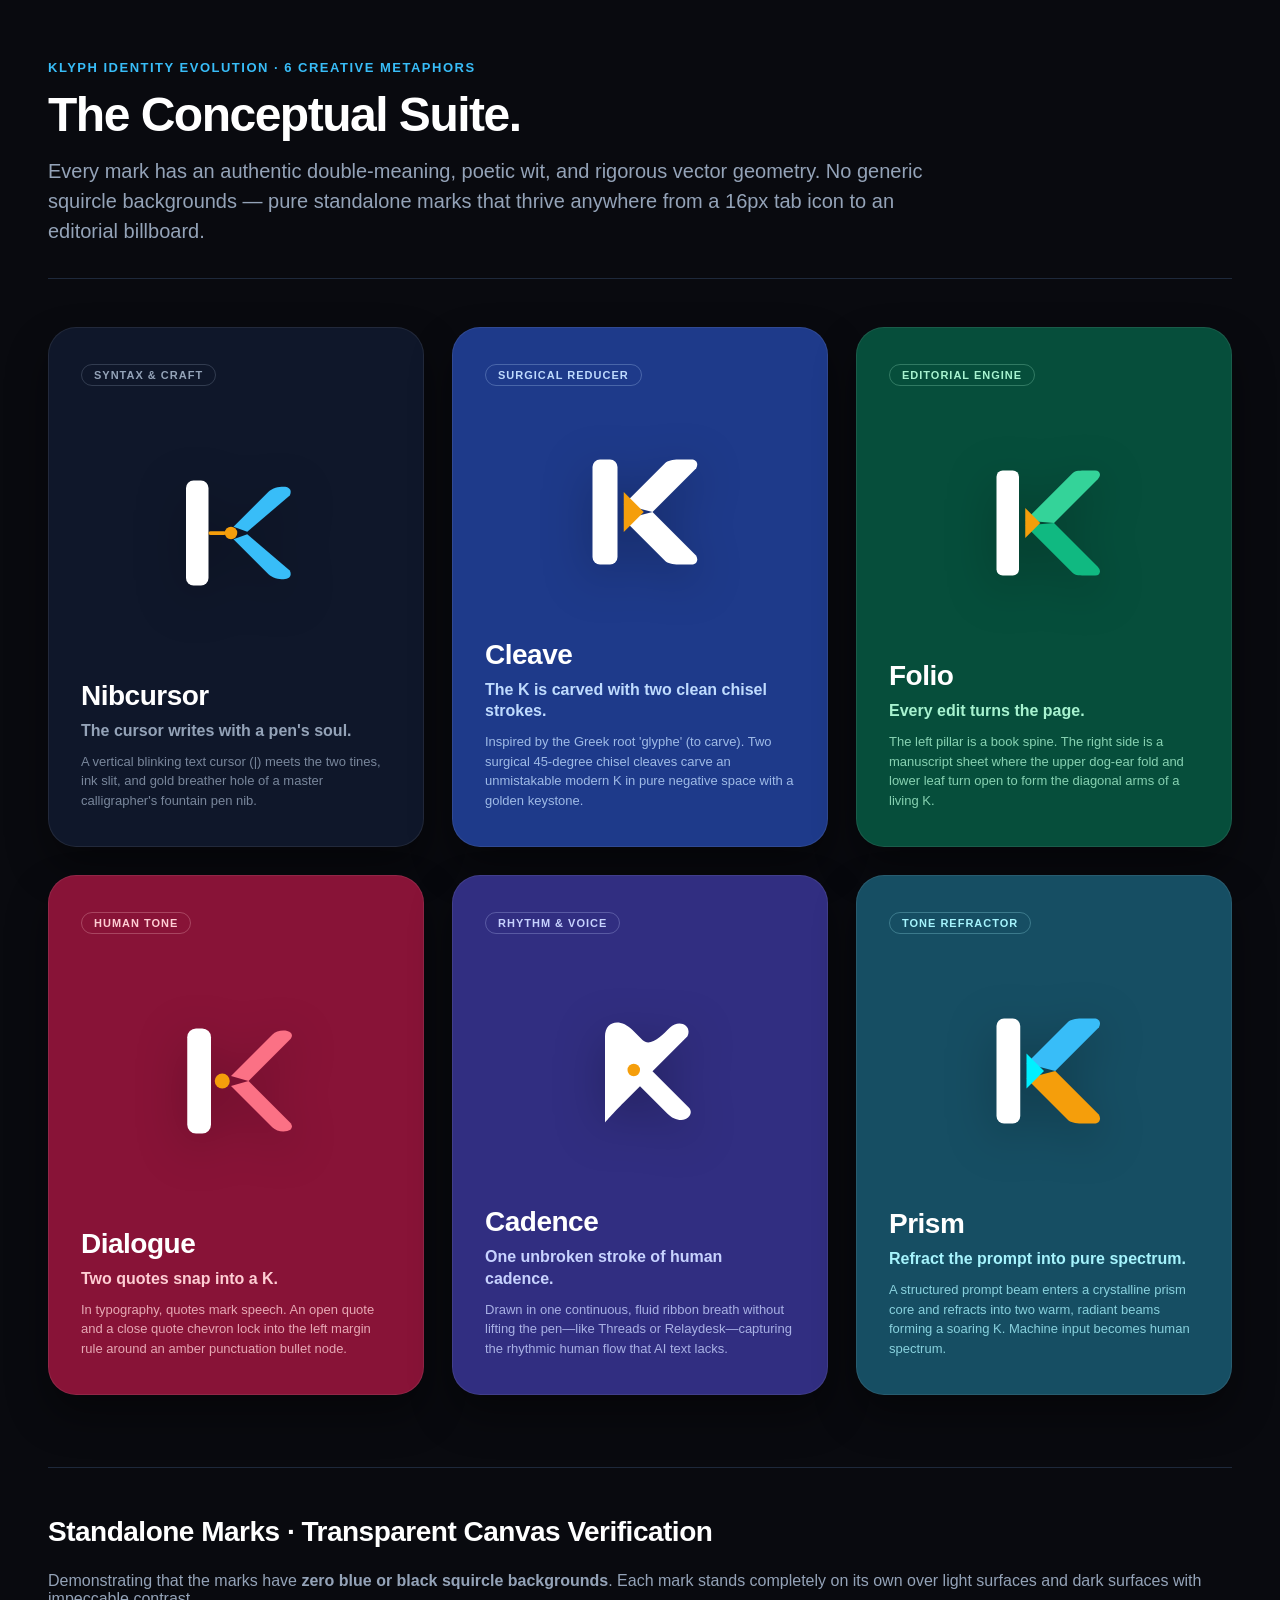
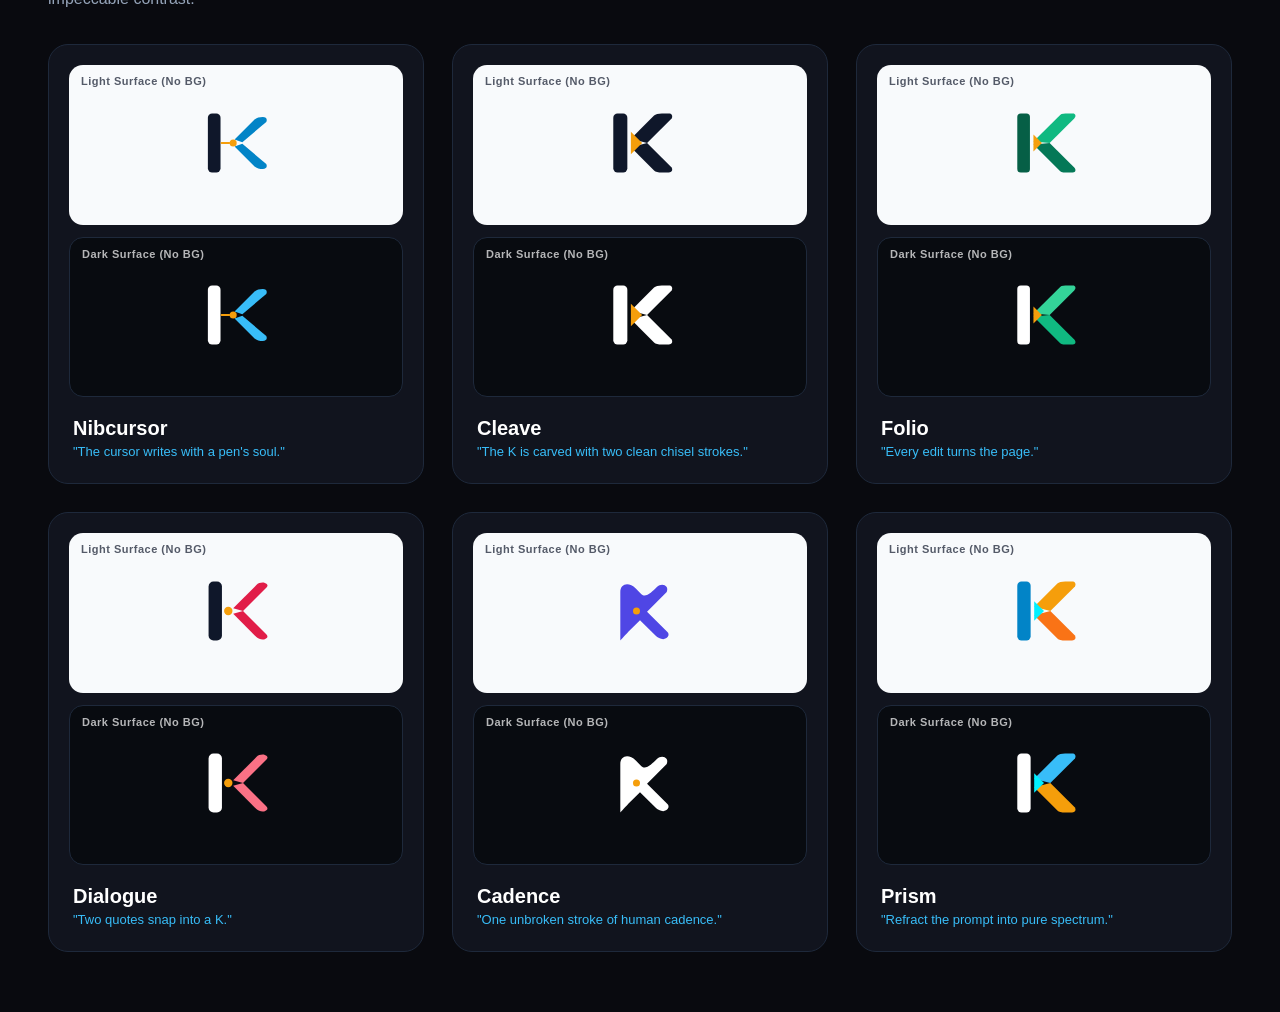
<file: concepts/creative_suite/preview.html>
<!DOCTYPE html>
<html lang="en">
<head>
  <meta charset="UTF-8">
  <title>Klyph Creative Suite — 6 Conceptual Metaphors</title>
  <style>
    * { box-sizing: border-box; margin: 0; padding: 0; }
    body {
      font-family: -apple-system, BlinkMacSystemFont, "Segoe UI", Roboto, Helvetica, Arial, sans-serif;
      background: #090a0f;
      color: #f8fafc;
      padding: 60px 48px;
    }
    .header {
      max-width: 1400px;
      margin: 0 auto 48px;
      border-bottom: 1px solid #1e293b;
      padding-bottom: 32px;
    }
    .eyebrow {
      font-size: 13px;
      font-weight: 700;
      letter-spacing: 1.5px;
      color: #38bdf8;
      text-transform: uppercase;
      margin-bottom: 12px;
    }
    h1 {
      font-size: 48px;
      font-weight: 800;
      letter-spacing: -1.5px;
      margin-bottom: 14px;
      color: #ffffff;
    }
    .subhead {
      font-size: 20px;
      color: #94a3b8;
      max-width: 900px;
      line-height: 1.5;
    }
    
    /* 28-brands style poster grid */
    .grid {
      max-width: 1400px;
      margin: 0 auto 72px;
      display: grid;
      grid-template-columns: repeat(3, 1fr);
      gap: 28px;
    }
    .brand-card {
      border-radius: 28px;
      padding: 36px 32px;
      min-height: 520px;
      display: flex;
      flex-direction: column;
      justify-content: space-between;
      position: relative;
      box-shadow: 0 20px 40px rgba(0, 0, 0, 0.4);
      border: 1px solid rgba(255, 255, 255, 0.08);
    }
    .card-pill {
      display: inline-block;
      align-self: flex-start;
      font-size: 11px;
      font-weight: 700;
      letter-spacing: 1px;
      padding: 4px 12px;
      border-radius: 999px;
      border: 1px solid;
    }
    .card-mark {
      flex: 1;
      display: flex;
      align-items: center;
      justify-content: center;
      padding: 24px 0;
    }
    .card-mark svg {
      width: 160px;
      height: 160px;
      display: block;
      filter: drop-shadow(0 12px 24px rgba(0,0,0,0.25));
    }
    .card-info {
      margin-top: auto;
    }
    .card-name {
      font-size: 28px;
      font-weight: 800;
      letter-spacing: -0.5px;
      margin-bottom: 8px;
    }
    .card-idea {
      font-size: 16px;
      font-weight: 600;
      line-height: 1.35;
      margin-bottom: 10px;
    }
    .card-desc {
      font-size: 13px;
      line-height: 1.5;
    }

    /* Standalone section (no background squircle) */
    .section-title {
      max-width: 1400px;
      margin: 0 auto 24px;
      font-size: 28px;
      font-weight: 700;
      letter-spacing: -0.5px;
      color: #ffffff;
      border-top: 1px solid #1e293b;
      padding-top: 48px;
    }
    .section-desc {
      max-width: 1400px;
      margin: 0 auto 36px;
      font-size: 16px;
      color: #94a3b8;
    }
    .standalone-grid {
      max-width: 1400px;
      margin: 0 auto;
      display: grid;
      grid-template-columns: repeat(3, 1fr);
      gap: 28px;
    }
    .standalone-item {
      background: #11141e;
      border-radius: 20px;
      padding: 20px;
      border: 1px solid #1e293b;
    }
    .sa-box {
      border-radius: 14px;
      height: 160px;
      display: flex;
      flex-direction: column;
      align-items: center;
      justify-content: center;
      margin-bottom: 12px;
      position: relative;
    }
    .sa-label {
      position: absolute;
      top: 10px;
      left: 12px;
      font-size: 11px;
      font-weight: 600;
      letter-spacing: 0.5px;
      opacity: 0.7;
    }
    .sa-light {
      background: #f8fafc;
      color: #0f172a;
    }
    .sa-dark {
      background: #080b10;
      color: #ffffff;
      border: 1px solid #1e293b;
    }
    .sa-mark svg {
      width: 90px;
      height: 90px;
    }
    .sa-meta {
      padding: 8px 4px 4px;
    }
    .sa-meta h3 {
      font-size: 20px;
      font-weight: 700;
      color: #ffffff;
      margin-bottom: 4px;
    }
    .sa-idea {
      font-size: 13px;
      color: #38bdf8;
      font-weight: 500;
    }
  </style>
</head>
<body>
  <div class="header">
    <div class="eyebrow">Klyph Identity Evolution · 6 Creative Metaphors</div>
    <h1>The Conceptual Suite.</h1>
    <p class="subhead">
      Every mark has an authentic double-meaning, poetic wit, and rigorous vector geometry. 
      No generic squircle backgrounds — pure standalone marks that thrive anywhere from a 16px tab icon to an editorial billboard.
    </p>
  </div>

  <!-- Poster Cards (28 Brands Aesthetic) -->
  <div class="grid">
    
    <div class="brand-card" style="background: #0f172a;">
      <div class="card-pill" style="color: #94a3b8; border-color: #94a3b844;">SYNTAX & CRAFT</div>
      <div class="card-mark">
        <svg xmlns="http://www.w3.org/2000/svg" viewBox="0 0 256 256" width="256" height="256" role="img" aria-labelledby="k-nib-d">
  <title id="k-nib-d">Klyph Nibcursor - The cursor writes with a pen's soul</title>
  <!-- Blinking Digital Cursor Bar -->
  <rect x="48" y="44" width="36" height="168" rx="12" fill="#ffffff"/>
  <!-- Upper Pen Nib Tine (45 deg) -->
  <path d="M 124 118 L 180 62 C 186 56 196 54 204 54 C 214 54 218 60 214 68 L 146 126 Z" fill="#38bdf8"/>
  <!-- Lower Pen Nib Tine (45 deg) -->
  <path d="M 146 130 L 214 188 C 218 196 214 202 204 202 C 196 202 186 200 180 194 L 124 138 Z" fill="#38bdf8"/>
  <!-- Golden Ink Breather Hole -->
  <circle cx="120" cy="128" r="10" fill="#f59e0b"/>
  <!-- Ink Slit Channel -->
  <rect x="84" y="125" width="28" height="6" rx="3" fill="#f59e0b"/>
</svg>
      </div>
      <div class="card-info">
        <h2 class="card-name" style="color: #ffffff;">Nibcursor</h2>
        <p class="card-idea" style="color: #94a3b8;">The cursor writes with a pen's soul.</p>
        <p class="card-desc" style="color: #94a3b8cc;">A vertical blinking text cursor (|) meets the two tines, ink slit, and gold breather hole of a master calligrapher's fountain pen nib.</p>
      </div>
    </div>
    <div class="brand-card" style="background: #1e3a8a;">
      <div class="card-pill" style="color: #bfdbfe; border-color: #bfdbfe44;">SURGICAL REDUCER</div>
      <div class="card-mark">
        <svg xmlns="http://www.w3.org/2000/svg" viewBox="0 0 256 256" width="256" height="256" role="img" aria-labelledby="k-clv-d">
  <title id="k-clv-d">Klyph Cleave - The K is carved with two clean chisel strokes</title>
  <!-- Foundation Pillar -->
  <rect x="52" y="44" width="40" height="168" rx="12" fill="#ffffff"/>
  <!-- Upper Chisel Blade -->
  <path d="M 102 116 L 168 50 C 172 46 180 44 190 44 H 210 C 218 44 222 50 218 58 L 148 128 Z" fill="#ffffff"/>
  <!-- Lower Chisel Blade -->
  <path d="M 148 128 L 218 198 C 222 206 218 212 210 212 H 190 C 180 212 172 210 168 206 L 102 140 Z" fill="#ffffff"/>
  <!-- Luminous Keystone Wedge -->
  <polygon points="102,96 134,128 102,160" fill="#f59e0b"/>
</svg>
      </div>
      <div class="card-info">
        <h2 class="card-name" style="color: #ffffff;">Cleave</h2>
        <p class="card-idea" style="color: #bfdbfe;">The K is carved with two clean chisel strokes.</p>
        <p class="card-desc" style="color: #bfdbfecc;">Inspired by the Greek root 'glyphe' (to carve). Two surgical 45-degree chisel cleaves carve an unmistakable modern K in pure negative space with a golden keystone.</p>
      </div>
    </div>
    <div class="brand-card" style="background: #064e3b;">
      <div class="card-pill" style="color: #a7f3d0; border-color: #a7f3d044;">EDITORIAL ENGINE</div>
      <div class="card-mark">
        <svg xmlns="http://www.w3.org/2000/svg" viewBox="0 0 256 256" width="256" height="256" role="img" aria-labelledby="k-fol-d">
  <title id="k-fol-d">Klyph Folio - Every edit turns the page</title>
  <!-- Spine Margin Rule -->
  <rect x="52" y="44" width="36" height="168" rx="10" fill="#ffffff"/>
  <!-- Upper Folded Leaf (Dog-Ear Corner) -->
  <path d="M 98 124 L 174 48 C 178 44 186 44 196 44 H 210 C 218 44 220 52 214 58 L 144 128 Z" fill="#34d399"/>
  <!-- Lower Unfolding Leaf -->
  <path d="M 144 128 L 214 198 C 220 204 218 212 210 212 H 196 C 186 212 178 212 174 208 L 98 132 Z" fill="#10b981"/>
  <!-- Golden Bookmark Ribbon Peak -->
  <polygon points="98,104 122,128 98,152" fill="#f59e0b"/>
</svg>
      </div>
      <div class="card-info">
        <h2 class="card-name" style="color: #ffffff;">Folio</h2>
        <p class="card-idea" style="color: #a7f3d0;">Every edit turns the page.</p>
        <p class="card-desc" style="color: #a7f3d0cc;">The left pillar is a book spine. The right side is a manuscript sheet where the upper dog-ear fold and lower leaf turn open to form the diagonal arms of a living K.</p>
      </div>
    </div>
    <div class="brand-card" style="background: #881337;">
      <div class="card-pill" style="color: #fecdd3; border-color: #fecdd344;">HUMAN TONE</div>
      <div class="card-mark">
        <svg xmlns="http://www.w3.org/2000/svg" viewBox="0 0 256 256" width="256" height="256" role="img" aria-labelledby="k-dlg-d">
  <title id="k-dlg-d">Klyph Dialogue - Two quotes snap into a K</title>
  <!-- Margin Foundation Bar -->
  <rect x="50" y="44" width="38" height="168" rx="14" fill="#ffffff"/>
  <!-- Upper Quote Chevron Blade -->
  <path d="M 120 120 L 186 54 C 192 48 202 46 210 48 C 218 50 220 56 214 62 L 148 128 Z" fill="#fb7185"/>
  <!-- Lower Quote Chevron Blade -->
  <path d="M 148 128 L 214 194 C 220 200 218 206 210 208 C 202 210 192 208 186 202 L 120 136 Z" fill="#fb7185"/>
  <!-- Punctuation Speech Node Core -->
  <circle cx="106" cy="128" r="12" fill="#f59e0b"/>
</svg>
      </div>
      <div class="card-info">
        <h2 class="card-name" style="color: #ffffff;">Dialogue</h2>
        <p class="card-idea" style="color: #fecdd3;">Two quotes snap into a K.</p>
        <p class="card-desc" style="color: #fecdd3cc;">In typography, quotes mark speech. An open quote and a close quote chevron lock into the left margin rule around an amber punctuation bullet node.</p>
      </div>
    </div>
    <div class="brand-card" style="background: #312e81;">
      <div class="card-pill" style="color: #c7d2fe; border-color: #c7d2fe44;">RHYTHM & VOICE</div>
      <div class="card-mark">
        <svg xmlns="http://www.w3.org/2000/svg" viewBox="0 0 256 256" width="256" height="256" role="img" aria-labelledby="k-cad-d">
  <title id="k-cad-d">Klyph Cadence - One unbroken stroke of human cadence</title>
  <!-- Single Continuous Flowing Ribbon -->
  <path d="M 72 212 L 72 74 C 72 50 96 44 116 64 L 132 80 C 144 92 162 74 176 60 C 190 46 212 56 204 74 L 148 130 L 206 188 C 214 196 206 208 194 208 C 186 208 178 204 172 198 L 128 154 L 102 180 C 86 196 72 212 72 212 Z" fill="#ffffff"/>
  <!-- Center Heart Pulse Node -->
  <circle cx="118" cy="128" r="10" fill="#f59e0b"/>
</svg>
      </div>
      <div class="card-info">
        <h2 class="card-name" style="color: #ffffff;">Cadence</h2>
        <p class="card-idea" style="color: #c7d2fe;">One unbroken stroke of human cadence.</p>
        <p class="card-desc" style="color: #c7d2fecc;">Drawn in one continuous, fluid ribbon breath without lifting the pen—like Threads or Relaydesk—capturing the rhythmic human flow that AI text lacks.</p>
      </div>
    </div>
    <div class="brand-card" style="background: #164e63;">
      <div class="card-pill" style="color: #a5f3fc; border-color: #a5f3fc44;">TONE REFRACTOR</div>
      <div class="card-mark">
        <svg xmlns="http://www.w3.org/2000/svg" viewBox="0 0 256 256" width="256" height="256" role="img" aria-labelledby="k-pri-d">
  <title id="k-pri-d">Klyph Prism - Refract the prompt into pure spectrum</title>
  <!-- Structured Input Pillar -->
  <rect x="52" y="44" width="38" height="168" rx="12" fill="#ffffff"/>
  <!-- Radiant Upper Voice Beam -->
  <path d="M 100 116 L 166 50 C 170 46 178 44 188 44 H 208 C 216 44 220 50 216 58 L 146 128 Z" fill="#38bdf8"/>
  <!-- Radiant Lower Voice Beam -->
  <path d="M 146 128 L 216 198 C 220 206 216 212 208 212 H 188 C 178 212 170 210 166 206 L 100 140 Z" fill="#f59e0b"/>
  <!-- Refraction Aperture Core -->
  <polygon points="100,100 128,128 100,156" fill="#00f0ff"/>
</svg>
      </div>
      <div class="card-info">
        <h2 class="card-name" style="color: #ffffff;">Prism</h2>
        <p class="card-idea" style="color: #a5f3fc;">Refract the prompt into pure spectrum.</p>
        <p class="card-desc" style="color: #a5f3fccc;">A structured prompt beam enters a crystalline prism core and refracts into two warm, radiant beams forming a soaring K. Machine input becomes human spectrum.</p>
      </div>
    </div>
  </div>

  <!-- Standalone Contrast Verification (Zero BG Box) -->
  <h2 class="section-title">Standalone Marks · Transparent Canvas Verification</h2>
  <p class="section-desc">
    Demonstrating that the marks have <strong>zero blue or black squircle backgrounds</strong>. Each mark stands completely on its own over light surfaces and dark surfaces with impeccable contrast.
  </p>
  <div class="standalone-grid">
    
    <div class="standalone-item">
      <div class="sa-box sa-light">
        <span class="sa-label">Light Surface (No BG)</span>
        <div class="sa-mark"><svg xmlns="http://www.w3.org/2000/svg" viewBox="0 0 256 256" width="256" height="256" role="img" aria-labelledby="k-nib-l">
  <title id="k-nib-l">Klyph Nibcursor - The cursor writes with a pen's soul</title>
  <!-- Blinking Digital Cursor Bar -->
  <rect x="48" y="44" width="36" height="168" rx="12" fill="#0f172a"/>
  <!-- Upper Pen Nib Tine (45 deg) -->
  <path d="M 124 118 L 180 62 C 186 56 196 54 204 54 C 214 54 218 60 214 68 L 146 126 Z" fill="#0284c7"/>
  <!-- Lower Pen Nib Tine (45 deg) -->
  <path d="M 146 130 L 214 188 C 218 196 214 202 204 202 C 196 202 186 200 180 194 L 124 138 Z" fill="#0284c7"/>
  <!-- Golden Ink Breather Hole -->
  <circle cx="120" cy="128" r="10" fill="#f59e0b"/>
  <!-- Ink Slit Channel -->
  <rect x="84" y="125" width="28" height="6" rx="3" fill="#f59e0b"/>
</svg></div>
      </div>
      <div class="sa-box sa-dark">
        <span class="sa-label">Dark Surface (No BG)</span>
        <div class="sa-mark"><svg xmlns="http://www.w3.org/2000/svg" viewBox="0 0 256 256" width="256" height="256" role="img" aria-labelledby="k-nib-d">
  <title id="k-nib-d">Klyph Nibcursor - The cursor writes with a pen's soul</title>
  <!-- Blinking Digital Cursor Bar -->
  <rect x="48" y="44" width="36" height="168" rx="12" fill="#ffffff"/>
  <!-- Upper Pen Nib Tine (45 deg) -->
  <path d="M 124 118 L 180 62 C 186 56 196 54 204 54 C 214 54 218 60 214 68 L 146 126 Z" fill="#38bdf8"/>
  <!-- Lower Pen Nib Tine (45 deg) -->
  <path d="M 146 130 L 214 188 C 218 196 214 202 204 202 C 196 202 186 200 180 194 L 124 138 Z" fill="#38bdf8"/>
  <!-- Golden Ink Breather Hole -->
  <circle cx="120" cy="128" r="10" fill="#f59e0b"/>
  <!-- Ink Slit Channel -->
  <rect x="84" y="125" width="28" height="6" rx="3" fill="#f59e0b"/>
</svg></div>
      </div>
      <div class="sa-meta">
        <h3>Nibcursor</h3>
        <p class="sa-idea">"The cursor writes with a pen's soul."</p>
      </div>
    </div>
    <div class="standalone-item">
      <div class="sa-box sa-light">
        <span class="sa-label">Light Surface (No BG)</span>
        <div class="sa-mark"><svg xmlns="http://www.w3.org/2000/svg" viewBox="0 0 256 256" width="256" height="256" role="img" aria-labelledby="k-clv-l">
  <title id="k-clv-l">Klyph Cleave - The K is carved with two clean chisel strokes</title>
  <!-- Foundation Pillar -->
  <rect x="52" y="44" width="40" height="168" rx="12" fill="#0f172a"/>
  <!-- Upper Chisel Blade -->
  <path d="M 102 116 L 168 50 C 172 46 180 44 190 44 H 210 C 218 44 222 50 218 58 L 148 128 Z" fill="#0f172a"/>
  <!-- Lower Chisel Blade -->
  <path d="M 148 128 L 218 198 C 222 206 218 212 210 212 H 190 C 180 212 172 210 168 206 L 102 140 Z" fill="#0f172a"/>
  <!-- Luminous Keystone Wedge -->
  <polygon points="102,96 134,128 102,160" fill="#f59e0b"/>
</svg></div>
      </div>
      <div class="sa-box sa-dark">
        <span class="sa-label">Dark Surface (No BG)</span>
        <div class="sa-mark"><svg xmlns="http://www.w3.org/2000/svg" viewBox="0 0 256 256" width="256" height="256" role="img" aria-labelledby="k-clv-d">
  <title id="k-clv-d">Klyph Cleave - The K is carved with two clean chisel strokes</title>
  <!-- Foundation Pillar -->
  <rect x="52" y="44" width="40" height="168" rx="12" fill="#ffffff"/>
  <!-- Upper Chisel Blade -->
  <path d="M 102 116 L 168 50 C 172 46 180 44 190 44 H 210 C 218 44 222 50 218 58 L 148 128 Z" fill="#ffffff"/>
  <!-- Lower Chisel Blade -->
  <path d="M 148 128 L 218 198 C 222 206 218 212 210 212 H 190 C 180 212 172 210 168 206 L 102 140 Z" fill="#ffffff"/>
  <!-- Luminous Keystone Wedge -->
  <polygon points="102,96 134,128 102,160" fill="#f59e0b"/>
</svg></div>
      </div>
      <div class="sa-meta">
        <h3>Cleave</h3>
        <p class="sa-idea">"The K is carved with two clean chisel strokes."</p>
      </div>
    </div>
    <div class="standalone-item">
      <div class="sa-box sa-light">
        <span class="sa-label">Light Surface (No BG)</span>
        <div class="sa-mark"><svg xmlns="http://www.w3.org/2000/svg" viewBox="0 0 256 256" width="256" height="256" role="img" aria-labelledby="k-fol-l">
  <title id="k-fol-l">Klyph Folio - Every edit turns the page</title>
  <!-- Spine Margin Rule -->
  <rect x="52" y="44" width="36" height="168" rx="10" fill="#065f46"/>
  <!-- Upper Folded Leaf (Dog-Ear Corner) -->
  <path d="M 98 124 L 174 48 C 178 44 186 44 196 44 H 210 C 218 44 220 52 214 58 L 144 128 Z" fill="#10b981"/>
  <!-- Lower Unfolding Leaf -->
  <path d="M 144 128 L 214 198 C 220 204 218 212 210 212 H 196 C 186 212 178 212 174 208 L 98 132 Z" fill="#047857"/>
  <!-- Golden Bookmark Ribbon Peak -->
  <polygon points="98,104 122,128 98,152" fill="#f59e0b"/>
</svg></div>
      </div>
      <div class="sa-box sa-dark">
        <span class="sa-label">Dark Surface (No BG)</span>
        <div class="sa-mark"><svg xmlns="http://www.w3.org/2000/svg" viewBox="0 0 256 256" width="256" height="256" role="img" aria-labelledby="k-fol-d">
  <title id="k-fol-d">Klyph Folio - Every edit turns the page</title>
  <!-- Spine Margin Rule -->
  <rect x="52" y="44" width="36" height="168" rx="10" fill="#ffffff"/>
  <!-- Upper Folded Leaf (Dog-Ear Corner) -->
  <path d="M 98 124 L 174 48 C 178 44 186 44 196 44 H 210 C 218 44 220 52 214 58 L 144 128 Z" fill="#34d399"/>
  <!-- Lower Unfolding Leaf -->
  <path d="M 144 128 L 214 198 C 220 204 218 212 210 212 H 196 C 186 212 178 212 174 208 L 98 132 Z" fill="#10b981"/>
  <!-- Golden Bookmark Ribbon Peak -->
  <polygon points="98,104 122,128 98,152" fill="#f59e0b"/>
</svg></div>
      </div>
      <div class="sa-meta">
        <h3>Folio</h3>
        <p class="sa-idea">"Every edit turns the page."</p>
      </div>
    </div>
    <div class="standalone-item">
      <div class="sa-box sa-light">
        <span class="sa-label">Light Surface (No BG)</span>
        <div class="sa-mark"><svg xmlns="http://www.w3.org/2000/svg" viewBox="0 0 256 256" width="256" height="256" role="img" aria-labelledby="k-dlg-l">
  <title id="k-dlg-l">Klyph Dialogue - Two quotes snap into a K</title>
  <!-- Margin Foundation Bar -->
  <rect x="50" y="44" width="38" height="168" rx="14" fill="#0f172a"/>
  <!-- Upper Quote Chevron Blade -->
  <path d="M 120 120 L 186 54 C 192 48 202 46 210 48 C 218 50 220 56 214 62 L 148 128 Z" fill="#e11d48"/>
  <!-- Lower Quote Chevron Blade -->
  <path d="M 148 128 L 214 194 C 220 200 218 206 210 208 C 202 210 192 208 186 202 L 120 136 Z" fill="#e11d48"/>
  <!-- Punctuation Speech Node Core -->
  <circle cx="106" cy="128" r="12" fill="#f59e0b"/>
</svg></div>
      </div>
      <div class="sa-box sa-dark">
        <span class="sa-label">Dark Surface (No BG)</span>
        <div class="sa-mark"><svg xmlns="http://www.w3.org/2000/svg" viewBox="0 0 256 256" width="256" height="256" role="img" aria-labelledby="k-dlg-d">
  <title id="k-dlg-d">Klyph Dialogue - Two quotes snap into a K</title>
  <!-- Margin Foundation Bar -->
  <rect x="50" y="44" width="38" height="168" rx="14" fill="#ffffff"/>
  <!-- Upper Quote Chevron Blade -->
  <path d="M 120 120 L 186 54 C 192 48 202 46 210 48 C 218 50 220 56 214 62 L 148 128 Z" fill="#fb7185"/>
  <!-- Lower Quote Chevron Blade -->
  <path d="M 148 128 L 214 194 C 220 200 218 206 210 208 C 202 210 192 208 186 202 L 120 136 Z" fill="#fb7185"/>
  <!-- Punctuation Speech Node Core -->
  <circle cx="106" cy="128" r="12" fill="#f59e0b"/>
</svg></div>
      </div>
      <div class="sa-meta">
        <h3>Dialogue</h3>
        <p class="sa-idea">"Two quotes snap into a K."</p>
      </div>
    </div>
    <div class="standalone-item">
      <div class="sa-box sa-light">
        <span class="sa-label">Light Surface (No BG)</span>
        <div class="sa-mark"><svg xmlns="http://www.w3.org/2000/svg" viewBox="0 0 256 256" width="256" height="256" role="img" aria-labelledby="k-cad-l">
  <title id="k-cad-l">Klyph Cadence - One unbroken stroke of human cadence</title>
  <!-- Single Continuous Flowing Ribbon -->
  <path d="M 72 212 L 72 74 C 72 50 96 44 116 64 L 132 80 C 144 92 162 74 176 60 C 190 46 212 56 204 74 L 148 130 L 206 188 C 214 196 206 208 194 208 C 186 208 178 204 172 198 L 128 154 L 102 180 C 86 196 72 212 72 212 Z" fill="#4f46e5"/>
  <!-- Center Heart Pulse Node -->
  <circle cx="118" cy="128" r="10" fill="#f59e0b"/>
</svg></div>
      </div>
      <div class="sa-box sa-dark">
        <span class="sa-label">Dark Surface (No BG)</span>
        <div class="sa-mark"><svg xmlns="http://www.w3.org/2000/svg" viewBox="0 0 256 256" width="256" height="256" role="img" aria-labelledby="k-cad-d">
  <title id="k-cad-d">Klyph Cadence - One unbroken stroke of human cadence</title>
  <!-- Single Continuous Flowing Ribbon -->
  <path d="M 72 212 L 72 74 C 72 50 96 44 116 64 L 132 80 C 144 92 162 74 176 60 C 190 46 212 56 204 74 L 148 130 L 206 188 C 214 196 206 208 194 208 C 186 208 178 204 172 198 L 128 154 L 102 180 C 86 196 72 212 72 212 Z" fill="#ffffff"/>
  <!-- Center Heart Pulse Node -->
  <circle cx="118" cy="128" r="10" fill="#f59e0b"/>
</svg></div>
      </div>
      <div class="sa-meta">
        <h3>Cadence</h3>
        <p class="sa-idea">"One unbroken stroke of human cadence."</p>
      </div>
    </div>
    <div class="standalone-item">
      <div class="sa-box sa-light">
        <span class="sa-label">Light Surface (No BG)</span>
        <div class="sa-mark"><svg xmlns="http://www.w3.org/2000/svg" viewBox="0 0 256 256" width="256" height="256" role="img" aria-labelledby="k-pri-l">
  <title id="k-pri-l">Klyph Prism - Refract the prompt into pure spectrum</title>
  <!-- Structured Input Pillar -->
  <rect x="52" y="44" width="38" height="168" rx="12" fill="#0284c7"/>
  <!-- Radiant Upper Voice Beam -->
  <path d="M 100 116 L 166 50 C 170 46 178 44 188 44 H 208 C 216 44 220 50 216 58 L 146 128 Z" fill="#f59e0b"/>
  <!-- Radiant Lower Voice Beam -->
  <path d="M 146 128 L 216 198 C 220 206 216 212 208 212 H 188 C 178 212 170 210 166 206 L 100 140 Z" fill="#f97316"/>
  <!-- Refraction Aperture Core -->
  <polygon points="100,100 128,128 100,156" fill="#00f0ff"/>
</svg></div>
      </div>
      <div class="sa-box sa-dark">
        <span class="sa-label">Dark Surface (No BG)</span>
        <div class="sa-mark"><svg xmlns="http://www.w3.org/2000/svg" viewBox="0 0 256 256" width="256" height="256" role="img" aria-labelledby="k-pri-d">
  <title id="k-pri-d">Klyph Prism - Refract the prompt into pure spectrum</title>
  <!-- Structured Input Pillar -->
  <rect x="52" y="44" width="38" height="168" rx="12" fill="#ffffff"/>
  <!-- Radiant Upper Voice Beam -->
  <path d="M 100 116 L 166 50 C 170 46 178 44 188 44 H 208 C 216 44 220 50 216 58 L 146 128 Z" fill="#38bdf8"/>
  <!-- Radiant Lower Voice Beam -->
  <path d="M 146 128 L 216 198 C 220 206 216 212 208 212 H 188 C 178 212 170 210 166 206 L 100 140 Z" fill="#f59e0b"/>
  <!-- Refraction Aperture Core -->
  <polygon points="100,100 128,128 100,156" fill="#00f0ff"/>
</svg></div>
      </div>
      <div class="sa-meta">
        <h3>Prism</h3>
        <p class="sa-idea">"Refract the prompt into pure spectrum."</p>
      </div>
    </div>
  </div>
</body>
</html>
</file>
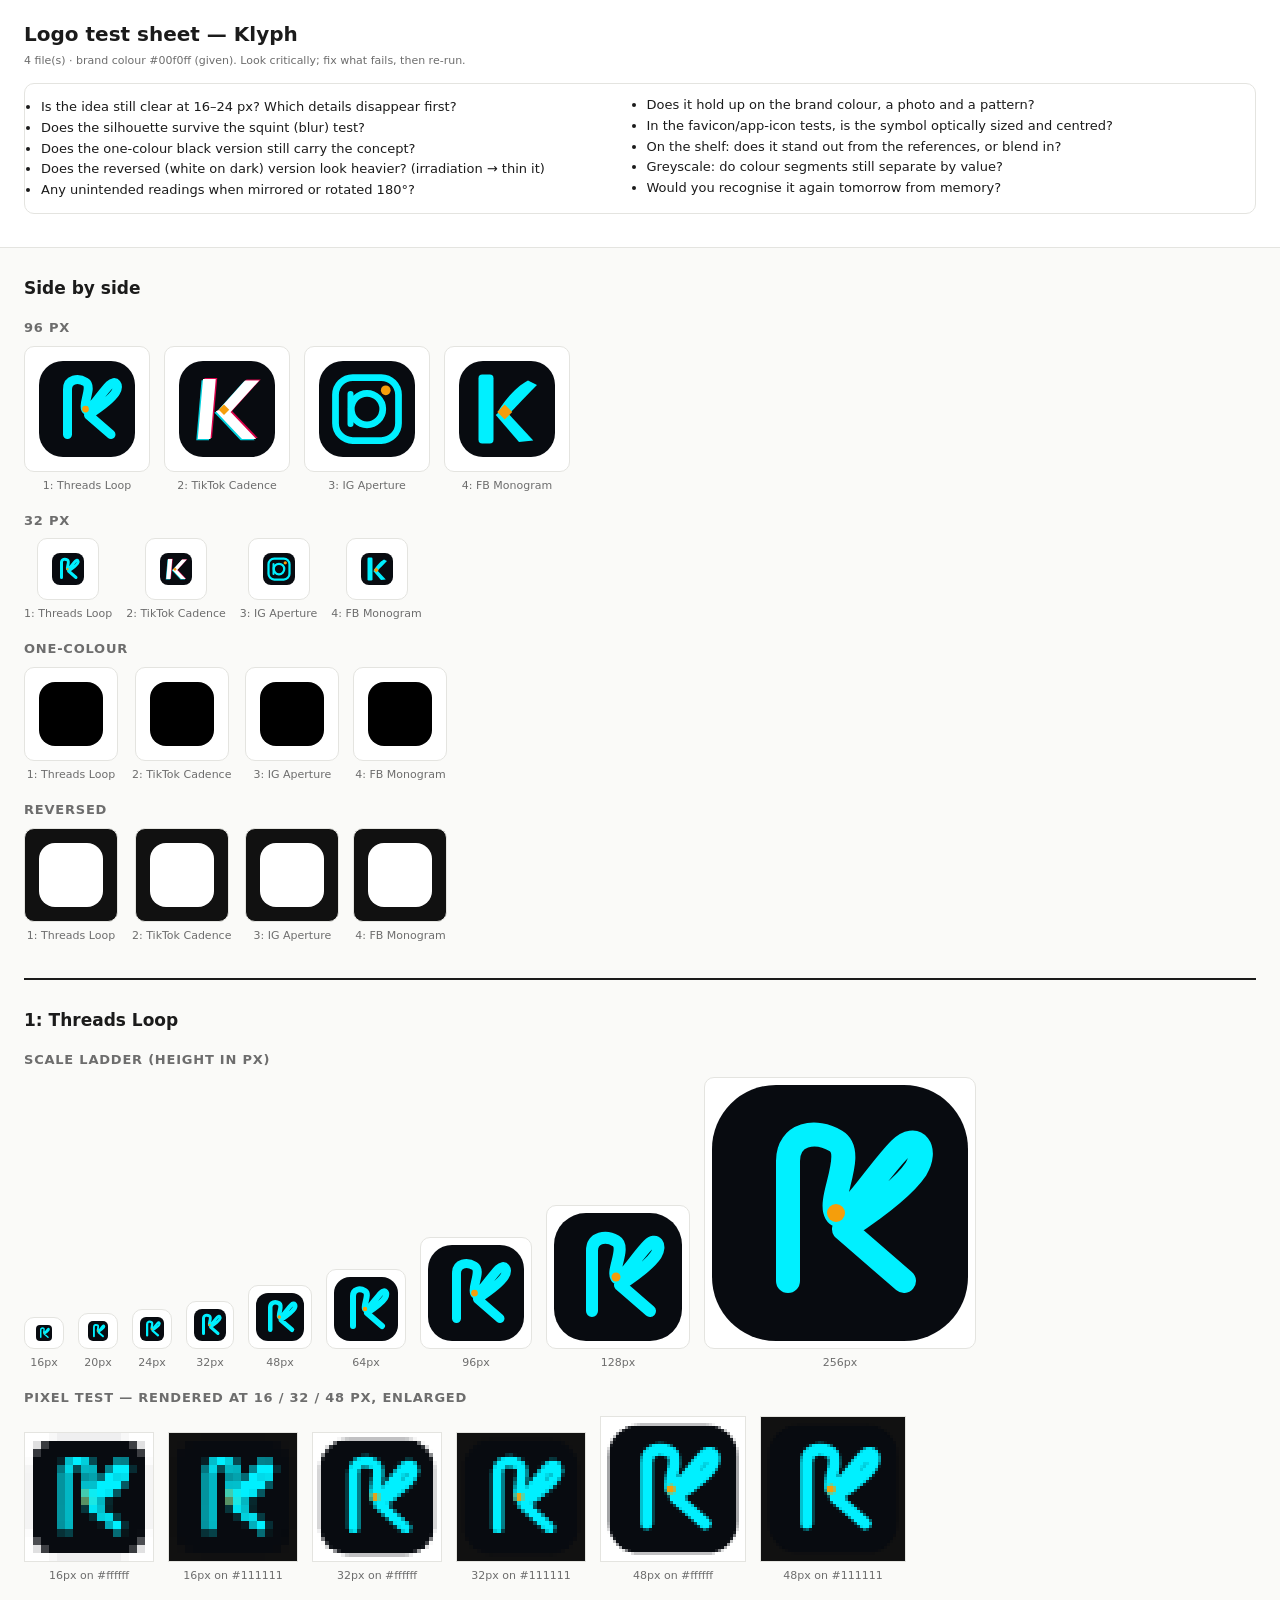
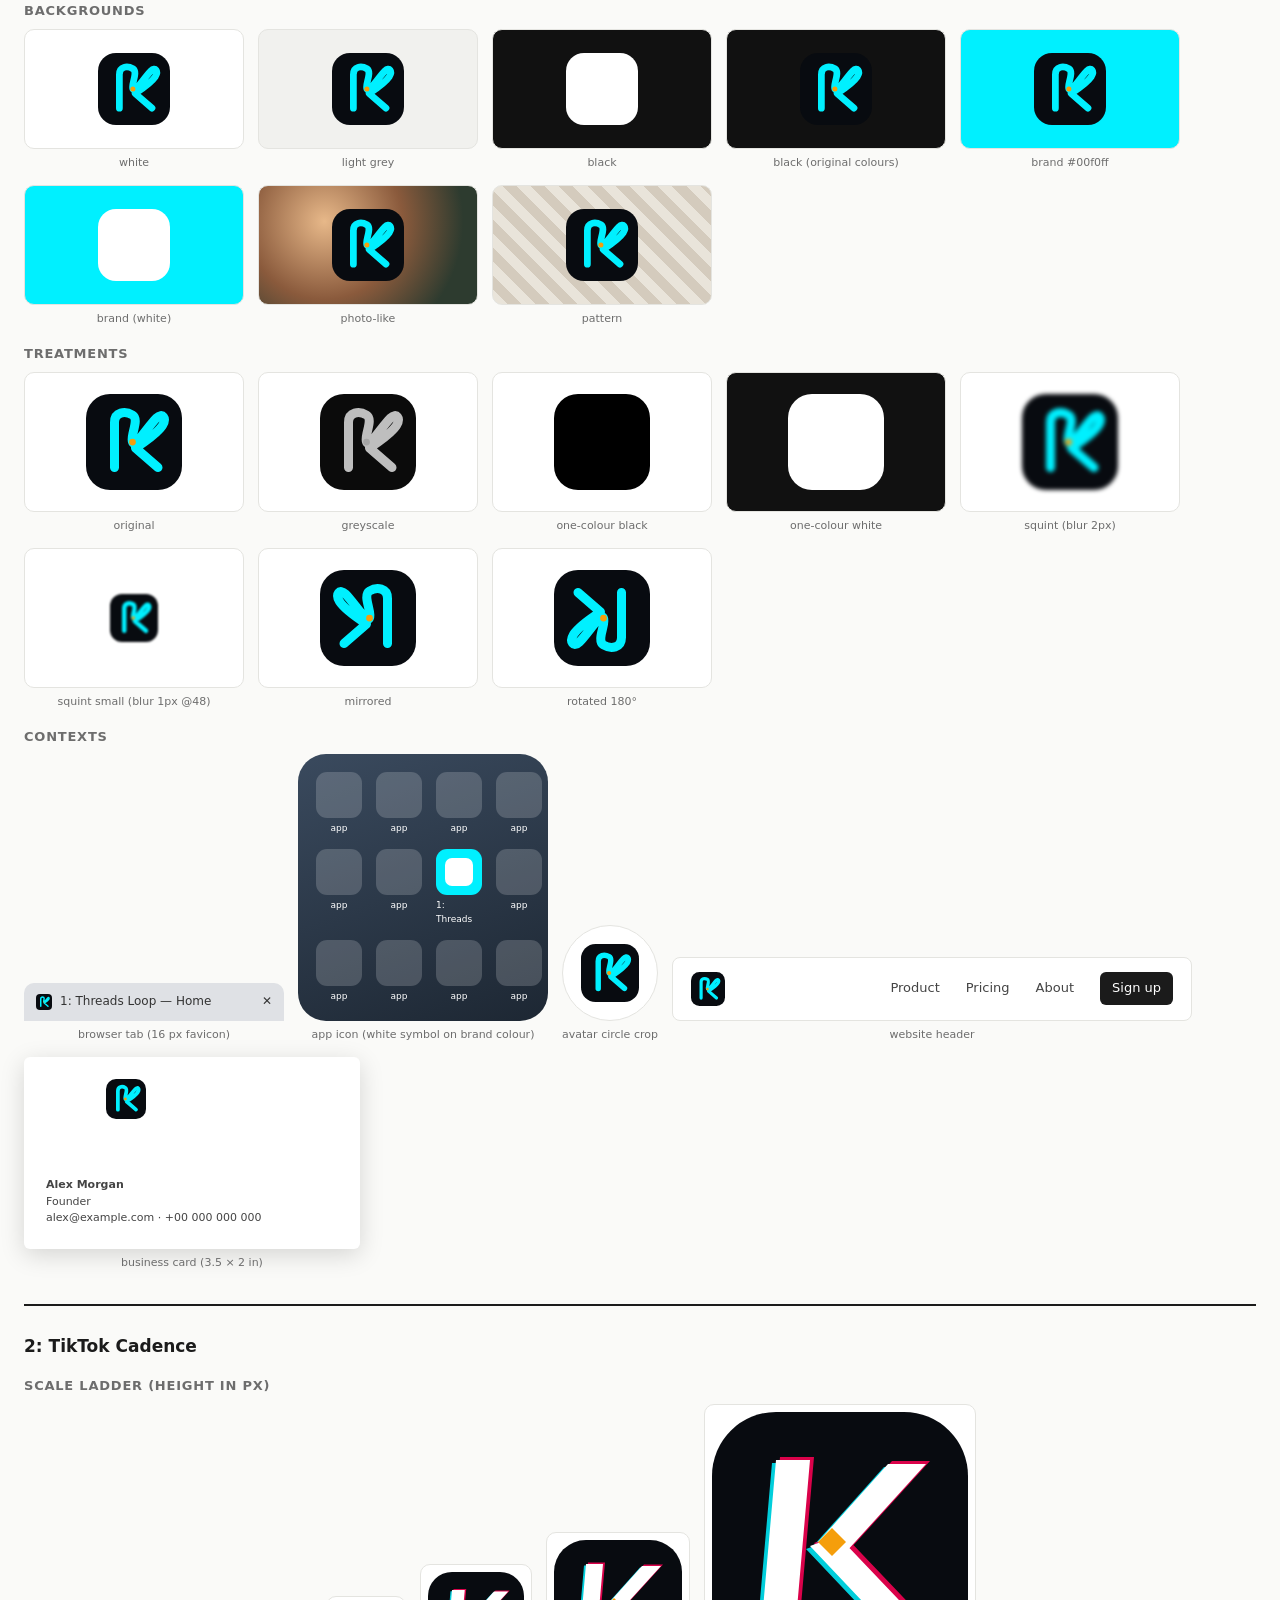
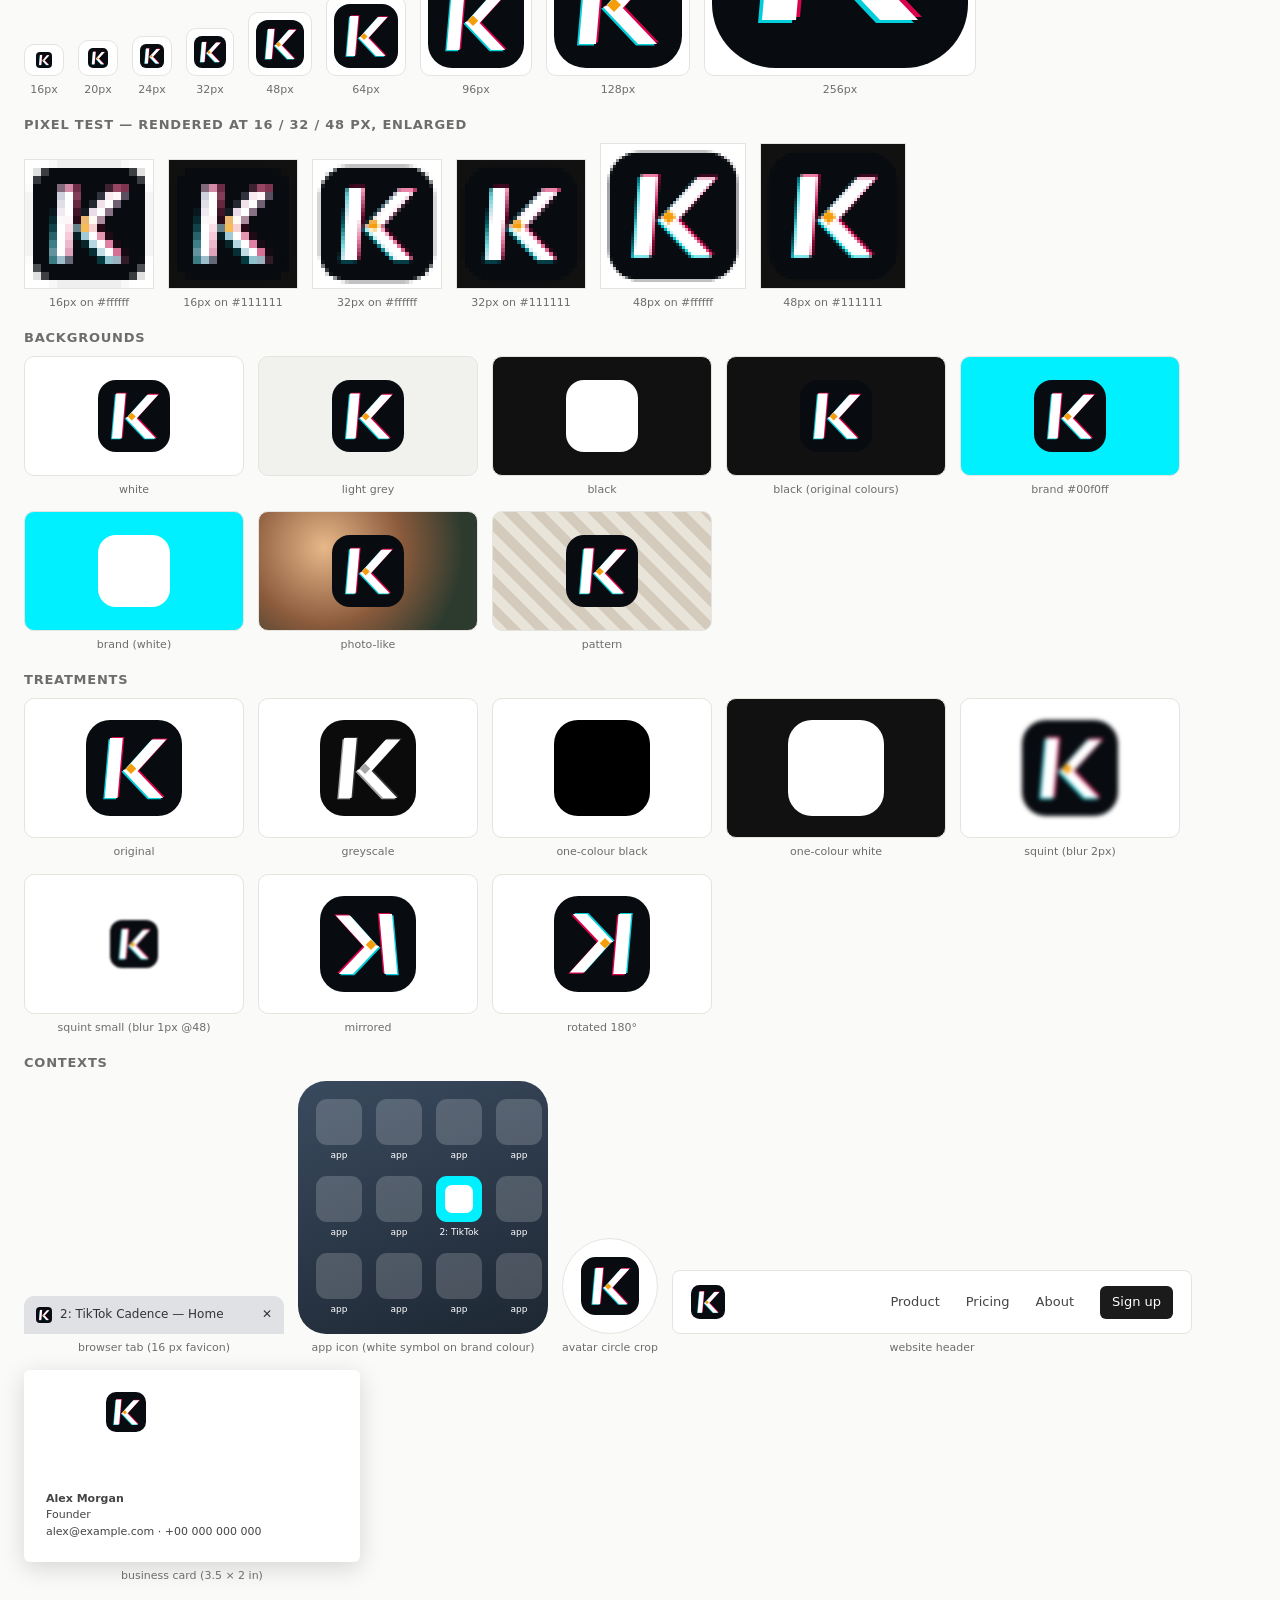
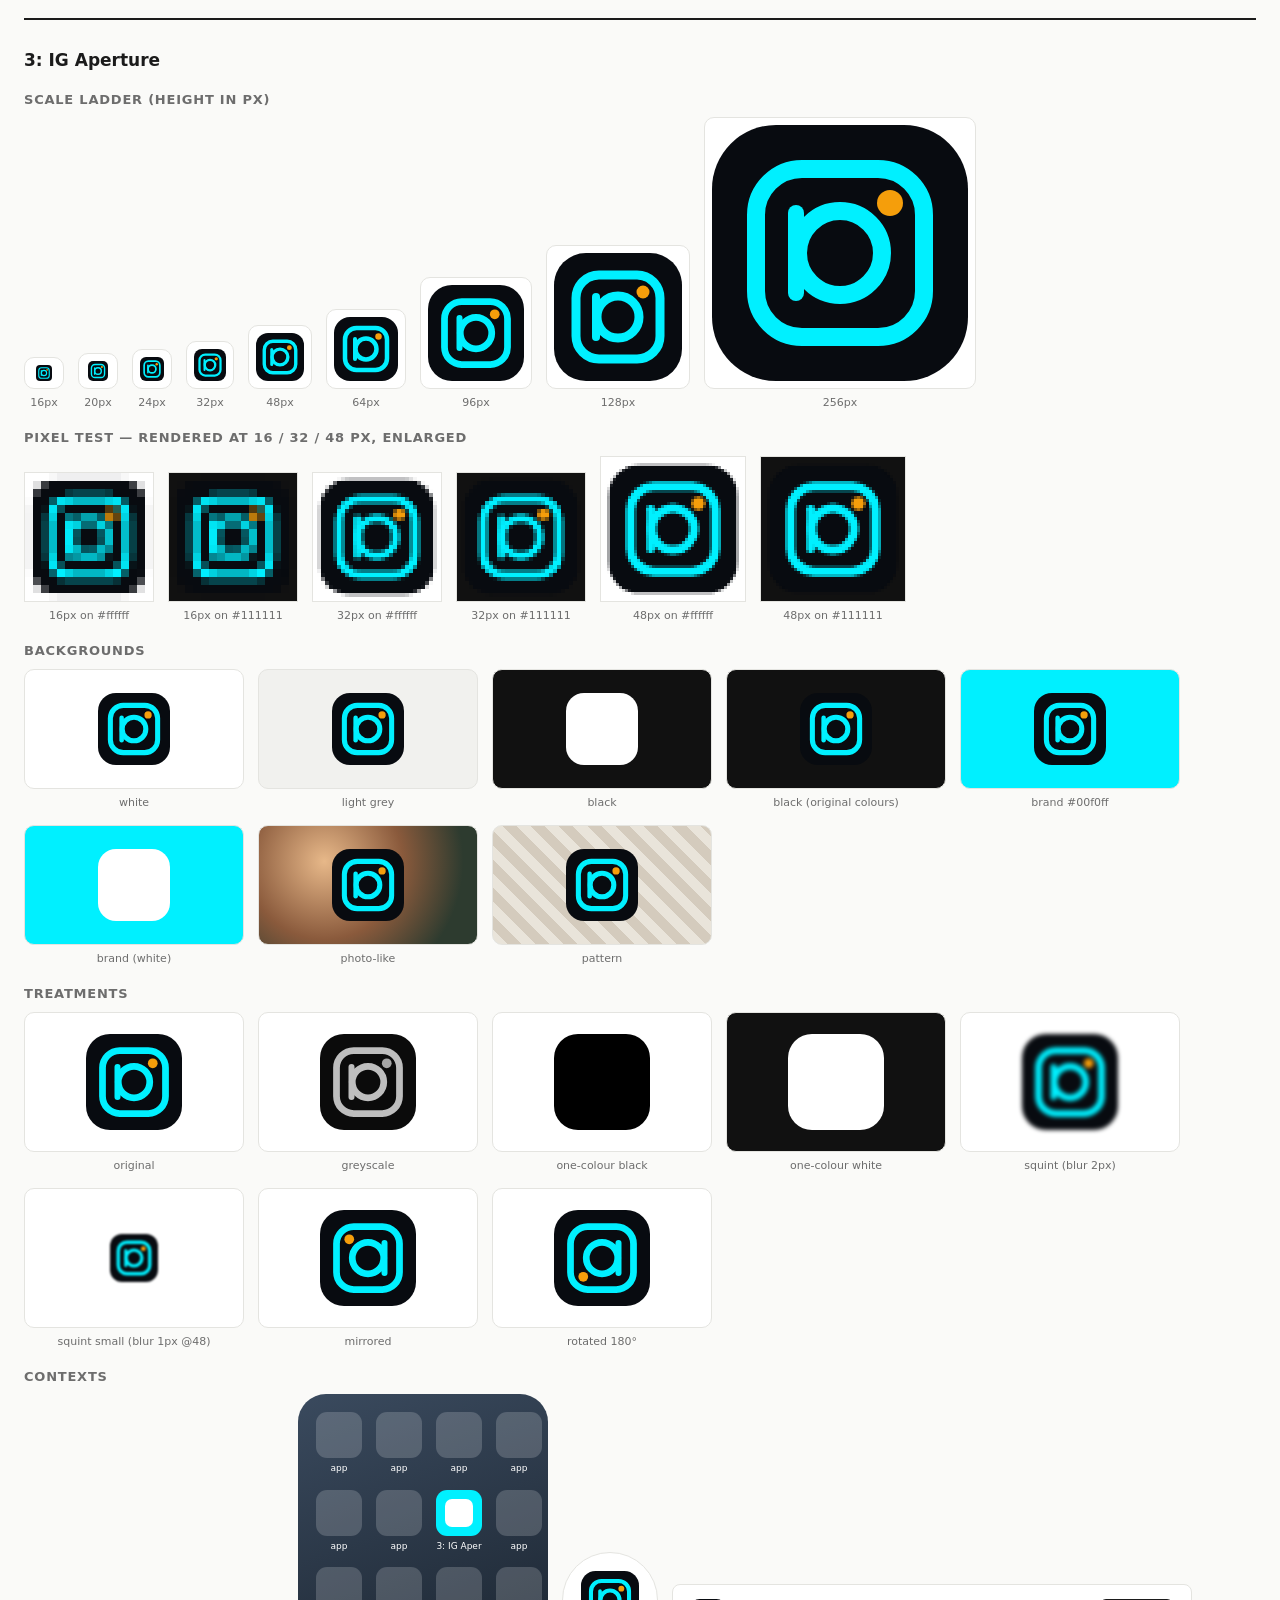
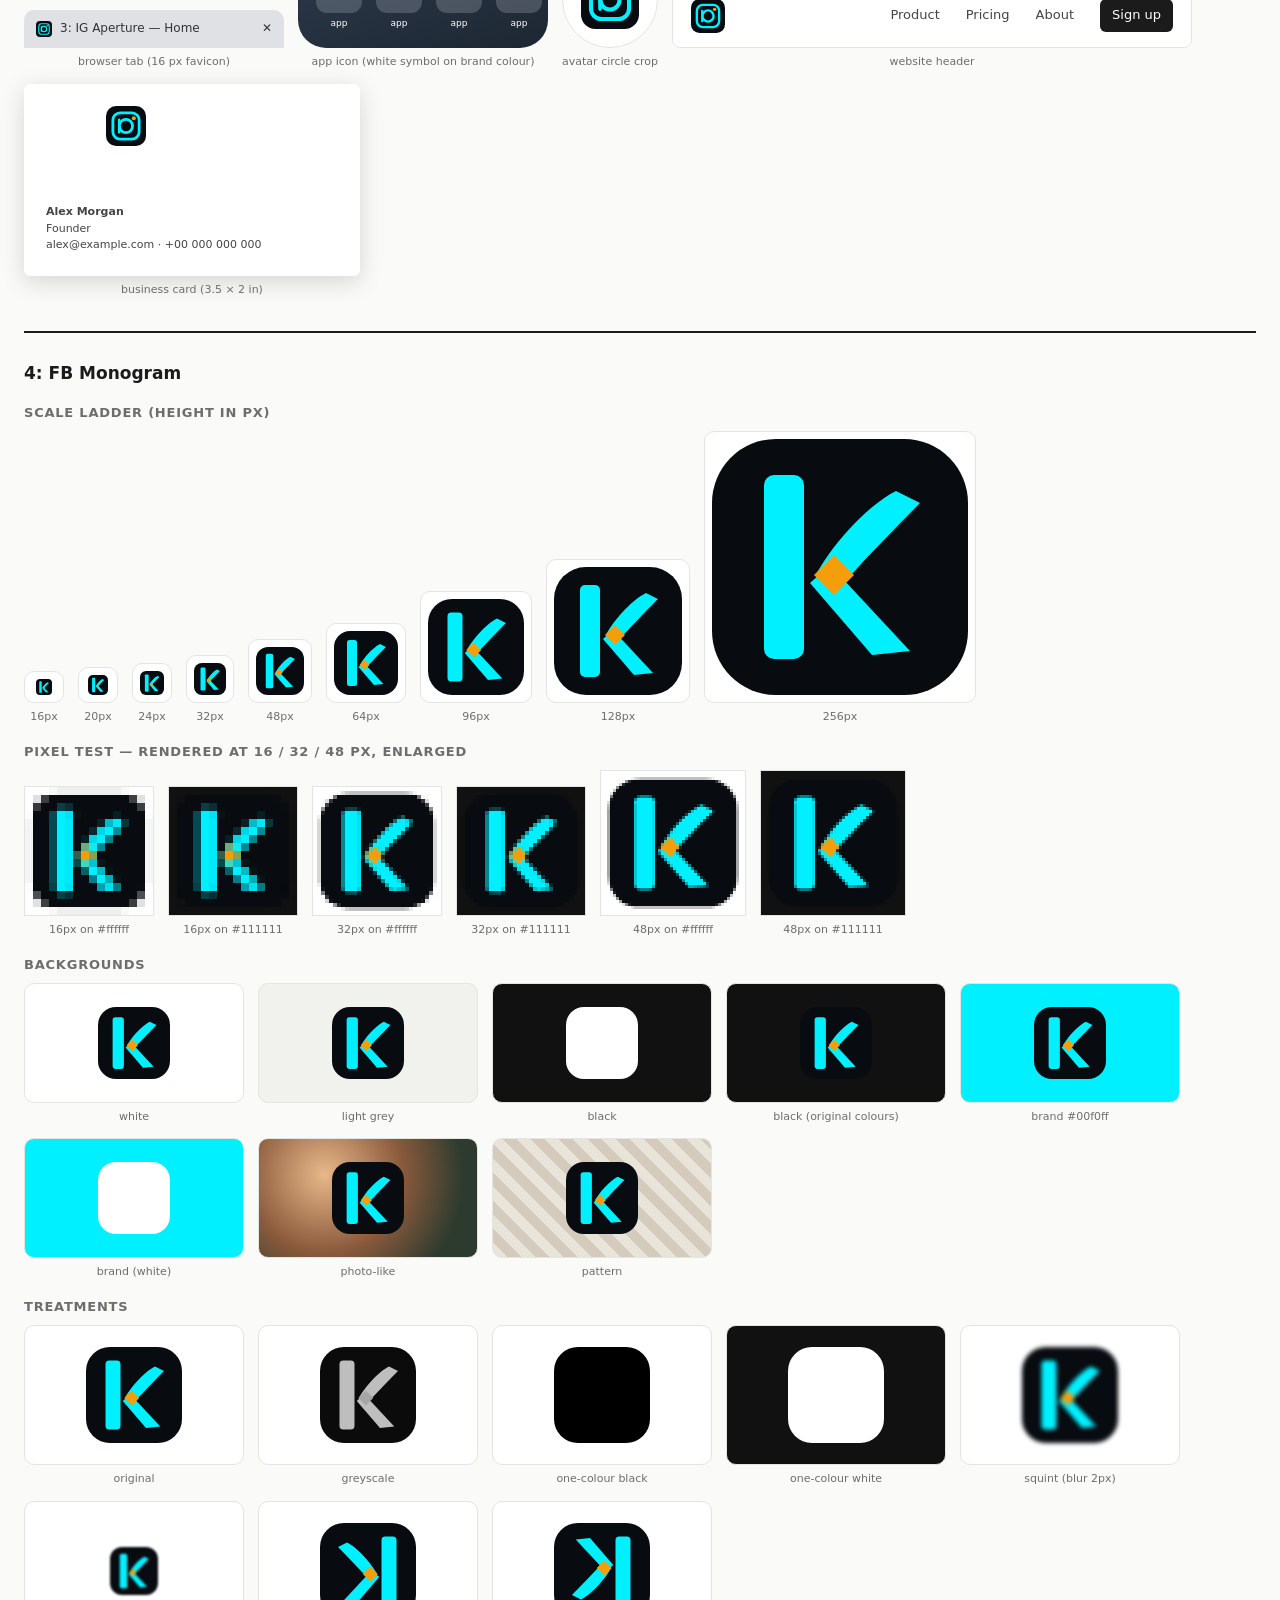
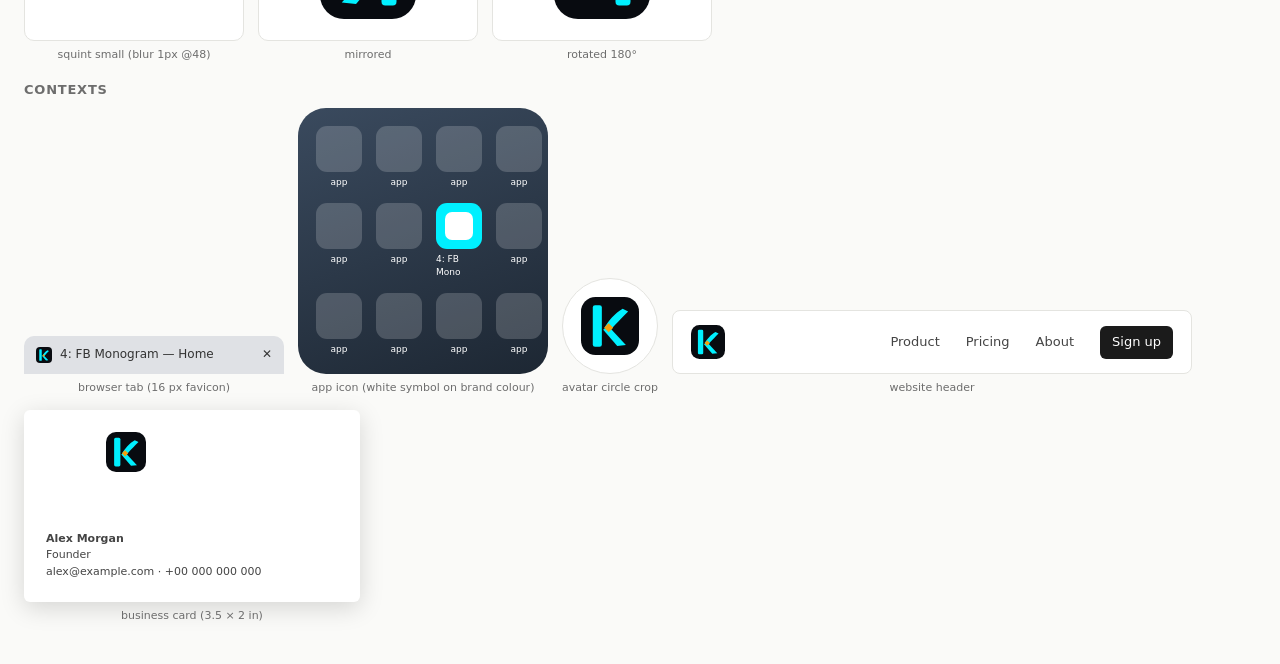
<file: concepts/titans/preview.html>
<!doctype html><html lang='en'><head><meta charset='utf-8'><title>Logo test — Klyph</title><meta name='viewport' content='width=device-width,initial-scale=1'><style>
:root{--ink:#1b1b1b;--muted:#6d6d6d;--line:#e4e4e0;--paper:#fafaf8}
*{box-sizing:border-box}body{margin:0;font:14px/1.45 system-ui,-apple-system,Segoe UI,sans-serif;color:var(--ink);background:var(--paper)}
header{padding:20px 24px;border-bottom:1px solid var(--line);background:#fff}h1{margin:0 0 4px;font-size:20px}
h2{font-size:17px;margin:28px 0 10px}h3{font-size:13px;text-transform:uppercase;letter-spacing:.06em;color:var(--muted);margin:18px 0 8px}
.wrap{padding:0 24px 40px;max-width:1400px}.row{display:flex;flex-wrap:wrap;gap:14px;align-items:flex-end}.row>.cell{flex:0 0 auto;max-width:100%}
.cell{display:flex;flex-direction:column;align-items:center;gap:6px}.cap{font-size:11px;color:var(--muted);text-align:center}
.tile{display:flex;align-items:center;justify-content:center;border-radius:10px;border:1px solid var(--line);overflow:hidden}
.checklist{background:#fff;border:1px solid var(--line);border-radius:10px;padding:12px 16px;margin-top:14px;columns:2;font-size:13px}
.checklist li{margin:2px 0}
.concept{border-top:2px solid var(--ink);margin-top:34px}
.pix canvas{image-rendering:pixelated;image-rendering:crisp-edges;border:1px solid var(--line);background:#fff}
.tab{width:260px;height:38px;background:#dfe1e5;border-radius:10px 10px 0 0;display:flex;align-items:center;gap:8px;padding:0 12px;font-size:12px;color:#333}
.tab img{width:16px;height:16px;object-fit:contain}
.phone{width:250px;padding:18px;border-radius:28px;background:linear-gradient(160deg,#3a4a5e,#1d2733);display:grid;grid-template-columns:repeat(4,1fr);gap:14px}
.app{display:flex;flex-direction:column;align-items:center;gap:4px;font-size:9px;color:#fff}
.app .ico{width:46px;height:46px;border-radius:11px;background:rgba(255,255,255,.18)}
.nav{width:520px;max-width:100%;height:64px;background:#fff;border:1px solid var(--line);border-radius:8px;display:flex;align-items:center;padding:0 18px;gap:26px;font-size:13px;color:#444}
.nav .sp{flex:1}.nav .btn{background:#1b1b1b;color:#fff;padding:7px 12px;border-radius:6px}
.card{width:336px;height:192px;border-radius:6px;box-shadow:0 6px 24px rgba(0,0,0,.15);background:#fff;padding:22px;display:flex;flex-direction:column;justify-content:space-between}
.card .t{font-size:11px;color:#444;line-height:1.5}
.avatar{width:96px;height:96px;border-radius:50%;overflow:hidden;display:flex;align-items:center;justify-content:center;border:1px solid var(--line)}
.shelf{display:grid;grid-template-columns:repeat(auto-fill,minmax(150px,1fr));gap:10px}
.shelf .cell{align-items:stretch}.shelf .tile{height:110px;width:100%;background:#fff}.shelf .me{outline:3px solid #e8505b;outline-offset:2px}
.grey img{filter:grayscale(1)}
img.mono-black{filter:brightness(0)}img.mono-white{filter:brightness(0) invert(1)}
</style></head><body><header><h1>Logo test sheet — Klyph</h1><div class='cap' style='text-align:left'>4 file(s) · brand colour #00f0ff (given). Look critically; fix what fails, then re-run.</div><ul class="checklist">
<li>Is the idea still clear at 16–24 px? Which details disappear first?</li>
<li>Does the silhouette survive the squint (blur) test?</li>
<li>Does the one-colour black version still carry the concept?</li>
<li>Does the reversed (white on dark) version look heavier? (irradiation → thin it)</li>
<li>Any unintended readings when mirrored or rotated 180°?</li>
<li>Does it hold up on the brand colour, a photo and a pattern?</li>
<li>In the favicon/app-icon tests, is the symbol optically sized and centred?</li>
<li>On the shelf: does it stand out from the references, or blend in?</li>
<li>Greyscale: do colour segments still separate by value?</li>
<li>Would you recognise it again tomorrow from memory?</li></ul></header><div class='wrap'><section><h2>Side by side</h2>
<h3>96 px</h3><div class='row'>
<div class='cell'><div class="tile" style="width:126px;height:126px;background:#fff;"><img src="[data-uri]" class="" style="height:96px;" alt=""></div><div class='cap'>1: Threads Loop</div></div>
<div class='cell'><div class="tile" style="width:126px;height:126px;background:#fff;"><img src="[data-uri]" class="" style="height:96px;" alt=""></div><div class='cap'>2: TikTok Cadence</div></div>
<div class='cell'><div class="tile" style="width:126px;height:126px;background:#fff;"><img src="[data-uri]" class="" style="height:96px;" alt=""></div><div class='cap'>3: IG Aperture</div></div>
<div class='cell'><div class="tile" style="width:126px;height:126px;background:#fff;"><img src="[data-uri]" class="" style="height:96px;" alt=""></div><div class='cap'>4: FB Monogram</div></div>
</div>
<h3>32 px</h3><div class='row'>
<div class='cell'><div class="tile" style="width:62px;height:62px;background:#fff;"><img src="[data-uri]" class="" style="height:32px;" alt=""></div><div class='cap'>1: Threads Loop</div></div>
<div class='cell'><div class="tile" style="width:62px;height:62px;background:#fff;"><img src="[data-uri]" class="" style="height:32px;" alt=""></div><div class='cap'>2: TikTok Cadence</div></div>
<div class='cell'><div class="tile" style="width:62px;height:62px;background:#fff;"><img src="[data-uri]" class="" style="height:32px;" alt=""></div><div class='cap'>3: IG Aperture</div></div>
<div class='cell'><div class="tile" style="width:62px;height:62px;background:#fff;"><img src="[data-uri]" class="" style="height:32px;" alt=""></div><div class='cap'>4: FB Monogram</div></div>
</div>
<h3>one-colour</h3><div class='row'>
<div class='cell'><div class="tile" style="width:94px;height:94px;background:#fff;"><img src="[data-uri]" class="mono-black" style="height:64px;" alt=""></div><div class='cap'>1: Threads Loop</div></div>
<div class='cell'><div class="tile" style="width:94px;height:94px;background:#fff;"><img src="[data-uri]" class="mono-black" style="height:64px;" alt=""></div><div class='cap'>2: TikTok Cadence</div></div>
<div class='cell'><div class="tile" style="width:94px;height:94px;background:#fff;"><img src="[data-uri]" class="mono-black" style="height:64px;" alt=""></div><div class='cap'>3: IG Aperture</div></div>
<div class='cell'><div class="tile" style="width:94px;height:94px;background:#fff;"><img src="[data-uri]" class="mono-black" style="height:64px;" alt=""></div><div class='cap'>4: FB Monogram</div></div>
</div>
<h3>reversed</h3><div class='row'>
<div class='cell'><div class="tile" style="width:94px;height:94px;background:#111;"><img src="[data-uri]" class="mono-white" style="height:64px;" alt=""></div><div class='cap'>1: Threads Loop</div></div>
<div class='cell'><div class="tile" style="width:94px;height:94px;background:#111;"><img src="[data-uri]" class="mono-white" style="height:64px;" alt=""></div><div class='cap'>2: TikTok Cadence</div></div>
<div class='cell'><div class="tile" style="width:94px;height:94px;background:#111;"><img src="[data-uri]" class="mono-white" style="height:64px;" alt=""></div><div class='cap'>3: IG Aperture</div></div>
<div class='cell'><div class="tile" style="width:94px;height:94px;background:#111;"><img src="[data-uri]" class="mono-white" style="height:64px;" alt=""></div><div class='cap'>4: FB Monogram</div></div>
</div>
</section><section class="concept"><h2>1: Threads Loop</h2>
<h3>Scale ladder (height in px)</h3><div class='row'>
<div class='cell'><div class="tile" style="width:40px;height:32px;background:#fff;"><img src="[data-uri]" class="" style="height:16px;" alt=""></div><div class='cap'>16px</div></div>
<div class='cell'><div class="tile" style="width:40px;height:36px;background:#fff;"><img src="[data-uri]" class="" style="height:20px;" alt=""></div><div class='cap'>20px</div></div>
<div class='cell'><div class="tile" style="width:40px;height:40px;background:#fff;"><img src="[data-uri]" class="" style="height:24px;" alt=""></div><div class='cap'>24px</div></div>
<div class='cell'><div class="tile" style="width:48px;height:48px;background:#fff;"><img src="[data-uri]" class="" style="height:32px;" alt=""></div><div class='cap'>32px</div></div>
<div class='cell'><div class="tile" style="width:64px;height:64px;background:#fff;"><img src="[data-uri]" class="" style="height:48px;" alt=""></div><div class='cap'>48px</div></div>
<div class='cell'><div class="tile" style="width:80px;height:80px;background:#fff;"><img src="[data-uri]" class="" style="height:64px;" alt=""></div><div class='cap'>64px</div></div>
<div class='cell'><div class="tile" style="width:112px;height:112px;background:#fff;"><img src="[data-uri]" class="" style="height:96px;" alt=""></div><div class='cap'>96px</div></div>
<div class='cell'><div class="tile" style="width:144px;height:144px;background:#fff;"><img src="[data-uri]" class="" style="height:128px;" alt=""></div><div class='cap'>128px</div></div>
<div class='cell'><div class="tile" style="width:272px;height:272px;background:#fff;"><img src="[data-uri]" class="" style="height:256px;" alt=""></div><div class='cap'>256px</div></div>
</div>
<h3>Pixel test — rendered at 16 / 32 / 48 px, enlarged</h3><div class='row pix'>
<div class='cell'><canvas data-src='[data-uri]' data-n='16' data-k='8' data-bg='#ffffff'></canvas><div class='cap'>16px on #ffffff</div></div>
<div class='cell'><canvas data-src='[data-uri]' data-n='16' data-k='8' data-bg='#111111'></canvas><div class='cap'>16px on #111111</div></div>
<div class='cell'><canvas data-src='[data-uri]' data-n='32' data-k='4' data-bg='#ffffff'></canvas><div class='cap'>32px on #ffffff</div></div>
<div class='cell'><canvas data-src='[data-uri]' data-n='32' data-k='4' data-bg='#111111'></canvas><div class='cap'>32px on #111111</div></div>
<div class='cell'><canvas data-src='[data-uri]' data-n='48' data-k='3' data-bg='#ffffff'></canvas><div class='cap'>48px on #ffffff</div></div>
<div class='cell'><canvas data-src='[data-uri]' data-n='48' data-k='3' data-bg='#111111'></canvas><div class='cap'>48px on #111111</div></div>
</div>
<h3>Backgrounds</h3><div class='row'>
<div class='cell'><div class="tile" style="width:220px;height:120px;background:#ffffff;"><img src="[data-uri]" class="" style="height:72px;max-width:200px;" alt=""></div><div class='cap'>white</div></div>
<div class='cell'><div class="tile" style="width:220px;height:120px;background:#f1f1ee;"><img src="[data-uri]" class="" style="height:72px;max-width:200px;" alt=""></div><div class='cap'>light grey</div></div>
<div class='cell'><div class="tile" style="width:220px;height:120px;background:#111111;"><img src="[data-uri]" class="mono-white" style="height:72px;max-width:200px;" alt=""></div><div class='cap'>black</div></div>
<div class='cell'><div class="tile" style="width:220px;height:120px;background:#111111;"><img src="[data-uri]" class="" style="height:72px;max-width:200px;" alt=""></div><div class='cap'>black (original colours)</div></div>
<div class='cell'><div class="tile" style="width:220px;height:120px;background:#00f0ff;"><img src="[data-uri]" class="" style="height:72px;max-width:200px;" alt=""></div><div class='cap'>brand #00f0ff</div></div>
<div class='cell'><div class="tile" style="width:220px;height:120px;background:#00f0ff;"><img src="[data-uri]" class="mono-white" style="height:72px;max-width:200px;" alt=""></div><div class='cap'>brand (white)</div></div>
<div class='cell'><div class="tile" style="width:220px;height:120px;background:radial-gradient(circle at 30% 30%,#e7b889,#8a5a3c 45%,#2d3b2f 80%);"><img src="[data-uri]" class="" style="height:72px;max-width:200px;" alt=""></div><div class='cap'>photo-like</div></div>
<div class='cell'><div class="tile" style="width:220px;height:120px;background:repeating-linear-gradient(45deg,#e9e4da 0 10px,#d4cbbd 10px 20px);"><img src="[data-uri]" class="" style="height:72px;max-width:200px;" alt=""></div><div class='cap'>pattern</div></div>
</div>
<h3>Treatments</h3><div class='row'>
<div class='cell'><div class="tile" style="width:220px;height:140px;background:#fff;"><img src="[data-uri]" class="" style="height:96px;max-width:200px;" alt=""></div><div class='cap'>original</div></div>
<div class='cell'><div class="tile" style="width:220px;height:140px;background:#fff;"><img src="[data-uri]" class="" style="height:96px;max-width:200px;filter:grayscale(1)" alt=""></div><div class='cap'>greyscale</div></div>
<div class='cell'><div class="tile" style="width:220px;height:140px;background:#fff;"><img src="[data-uri]" class="mono-black" style="height:96px;max-width:200px;" alt=""></div><div class='cap'>one-colour black</div></div>
<div class='cell'><div class="tile" style="width:220px;height:140px;background:#111;"><img src="[data-uri]" class="mono-white" style="height:96px;max-width:200px;" alt=""></div><div class='cap'>one-colour white</div></div>
<div class='cell'><div class="tile" style="width:220px;height:140px;background:#fff;"><img src="[data-uri]" class="" style="height:96px;max-width:200px;filter:blur(2px)" alt=""></div><div class='cap'>squint (blur 2px)</div></div>
<div class='cell'><div class="tile" style="width:220px;height:140px;background:#fff;"><img src="[data-uri]" class="" style="height:48px;max-width:200px;filter:blur(1px)" alt=""></div><div class='cap'>squint small (blur 1px @48)</div></div>
<div class='cell'><div class="tile" style="width:220px;height:140px;background:#fff;"><img src="[data-uri]" class="" style="height:96px;max-width:200px;transform:scaleX(-1)" alt=""></div><div class='cap'>mirrored</div></div>
<div class='cell'><div class="tile" style="width:220px;height:140px;background:#fff;"><img src="[data-uri]" class="" style="height:96px;max-width:200px;transform:rotate(180deg)" alt=""></div><div class='cap'>rotated 180°</div></div>
</div>
<h3>Contexts</h3><div class='row'>
<div class='cell'><div class='tab'><img src="[data-uri]" class="" style="" alt=""><span>1: Threads Loop — Home</span><span style='margin-left:auto'>✕</span></div><div class='cap'>browser tab (16 px favicon)</div></div>
<div class='cell'><div class='phone'><div class='app'><div class='ico'></div>app</div><div class='app'><div class='ico'></div>app</div><div class='app'><div class='ico'></div>app</div><div class='app'><div class='ico'></div>app</div><div class='app'><div class='ico'></div>app</div><div class='app'><div class='ico'></div>app</div><div class='app'><div class='ico' style='background:#00f0ff;display:flex;align-items:center;justify-content:center'><img src="[data-uri]" class="mono-white" style="height:28px;max-width:30px;" alt=""></div>1: Threads</div><div class='app'><div class='ico'></div>app</div><div class='app'><div class='ico'></div>app</div><div class='app'><div class='ico'></div>app</div><div class='app'><div class='ico'></div>app</div><div class='app'><div class='ico'></div>app</div></div><div class='cap'>app icon (white symbol on brand colour)</div></div>
<div class='cell'><div class='avatar' style='background:#fff'><img src="[data-uri]" class="" style="height:58px;max-width:70px;" alt=""></div><div class='cap'>avatar circle crop</div></div>
<div class='cell'><div class='nav'><img src="[data-uri]" class="" style="height:34px;max-width:180px;" alt=""><span class='sp'></span><span>Product</span><span>Pricing</span><span>About</span><span class='btn'>Sign up</span></div><div class='cap'>website header</div></div>
<div class='cell'><div class='card'><img src="[data-uri]" class="" style="height:40px;max-width:160px;" alt=""><div class='t'><b>Alex Morgan</b><br>Founder<br>alex@example.com · +00 000 000 000</div></div><div class='cap'>business card (3.5 × 2 in)</div></div>
</div></section><section class="concept"><h2>2: TikTok Cadence</h2>
<h3>Scale ladder (height in px)</h3><div class='row'>
<div class='cell'><div class="tile" style="width:40px;height:32px;background:#fff;"><img src="[data-uri]" class="" style="height:16px;" alt=""></div><div class='cap'>16px</div></div>
<div class='cell'><div class="tile" style="width:40px;height:36px;background:#fff;"><img src="[data-uri]" class="" style="height:20px;" alt=""></div><div class='cap'>20px</div></div>
<div class='cell'><div class="tile" style="width:40px;height:40px;background:#fff;"><img src="[data-uri]" class="" style="height:24px;" alt=""></div><div class='cap'>24px</div></div>
<div class='cell'><div class="tile" style="width:48px;height:48px;background:#fff;"><img src="[data-uri]" class="" style="height:32px;" alt=""></div><div class='cap'>32px</div></div>
<div class='cell'><div class="tile" style="width:64px;height:64px;background:#fff;"><img src="[data-uri]" class="" style="height:48px;" alt=""></div><div class='cap'>48px</div></div>
<div class='cell'><div class="tile" style="width:80px;height:80px;background:#fff;"><img src="[data-uri]" class="" style="height:64px;" alt=""></div><div class='cap'>64px</div></div>
<div class='cell'><div class="tile" style="width:112px;height:112px;background:#fff;"><img src="[data-uri]" class="" style="height:96px;" alt=""></div><div class='cap'>96px</div></div>
<div class='cell'><div class="tile" style="width:144px;height:144px;background:#fff;"><img src="[data-uri]" class="" style="height:128px;" alt=""></div><div class='cap'>128px</div></div>
<div class='cell'><div class="tile" style="width:272px;height:272px;background:#fff;"><img src="[data-uri]" class="" style="height:256px;" alt=""></div><div class='cap'>256px</div></div>
</div>
<h3>Pixel test — rendered at 16 / 32 / 48 px, enlarged</h3><div class='row pix'>
<div class='cell'><canvas data-src='[data-uri]' data-n='16' data-k='8' data-bg='#ffffff'></canvas><div class='cap'>16px on #ffffff</div></div>
<div class='cell'><canvas data-src='[data-uri]' data-n='16' data-k='8' data-bg='#111111'></canvas><div class='cap'>16px on #111111</div></div>
<div class='cell'><canvas data-src='[data-uri]' data-n='32' data-k='4' data-bg='#ffffff'></canvas><div class='cap'>32px on #ffffff</div></div>
<div class='cell'><canvas data-src='[data-uri]' data-n='32' data-k='4' data-bg='#111111'></canvas><div class='cap'>32px on #111111</div></div>
<div class='cell'><canvas data-src='[data-uri]' data-n='48' data-k='3' data-bg='#ffffff'></canvas><div class='cap'>48px on #ffffff</div></div>
<div class='cell'><canvas data-src='[data-uri]' data-n='48' data-k='3' data-bg='#111111'></canvas><div class='cap'>48px on #111111</div></div>
</div>
<h3>Backgrounds</h3><div class='row'>
<div class='cell'><div class="tile" style="width:220px;height:120px;background:#ffffff;"><img src="[data-uri]" class="" style="height:72px;max-width:200px;" alt=""></div><div class='cap'>white</div></div>
<div class='cell'><div class="tile" style="width:220px;height:120px;background:#f1f1ee;"><img src="[data-uri]" class="" style="height:72px;max-width:200px;" alt=""></div><div class='cap'>light grey</div></div>
<div class='cell'><div class="tile" style="width:220px;height:120px;background:#111111;"><img src="[data-uri]" class="mono-white" style="height:72px;max-width:200px;" alt=""></div><div class='cap'>black</div></div>
<div class='cell'><div class="tile" style="width:220px;height:120px;background:#111111;"><img src="[data-uri]" class="" style="height:72px;max-width:200px;" alt=""></div><div class='cap'>black (original colours)</div></div>
<div class='cell'><div class="tile" style="width:220px;height:120px;background:#00f0ff;"><img src="[data-uri]" class="" style="height:72px;max-width:200px;" alt=""></div><div class='cap'>brand #00f0ff</div></div>
<div class='cell'><div class="tile" style="width:220px;height:120px;background:#00f0ff;"><img src="[data-uri]" class="mono-white" style="height:72px;max-width:200px;" alt=""></div><div class='cap'>brand (white)</div></div>
<div class='cell'><div class="tile" style="width:220px;height:120px;background:radial-gradient(circle at 30% 30%,#e7b889,#8a5a3c 45%,#2d3b2f 80%);"><img src="[data-uri]" class="" style="height:72px;max-width:200px;" alt=""></div><div class='cap'>photo-like</div></div>
<div class='cell'><div class="tile" style="width:220px;height:120px;background:repeating-linear-gradient(45deg,#e9e4da 0 10px,#d4cbbd 10px 20px);"><img src="[data-uri]" class="" style="height:72px;max-width:200px;" alt=""></div><div class='cap'>pattern</div></div>
</div>
<h3>Treatments</h3><div class='row'>
<div class='cell'><div class="tile" style="width:220px;height:140px;background:#fff;"><img src="[data-uri]" class="" style="height:96px;max-width:200px;" alt=""></div><div class='cap'>original</div></div>
<div class='cell'><div class="tile" style="width:220px;height:140px;background:#fff;"><img src="[data-uri]" class="" style="height:96px;max-width:200px;filter:grayscale(1)" alt=""></div><div class='cap'>greyscale</div></div>
<div class='cell'><div class="tile" style="width:220px;height:140px;background:#fff;"><img src="[data-uri]" class="mono-black" style="height:96px;max-width:200px;" alt=""></div><div class='cap'>one-colour black</div></div>
<div class='cell'><div class="tile" style="width:220px;height:140px;background:#111;"><img src="[data-uri]" class="mono-white" style="height:96px;max-width:200px;" alt=""></div><div class='cap'>one-colour white</div></div>
<div class='cell'><div class="tile" style="width:220px;height:140px;background:#fff;"><img src="[data-uri]" class="" style="height:96px;max-width:200px;filter:blur(2px)" alt=""></div><div class='cap'>squint (blur 2px)</div></div>
<div class='cell'><div class="tile" style="width:220px;height:140px;background:#fff;"><img src="[data-uri]" class="" style="height:48px;max-width:200px;filter:blur(1px)" alt=""></div><div class='cap'>squint small (blur 1px @48)</div></div>
<div class='cell'><div class="tile" style="width:220px;height:140px;background:#fff;"><img src="[data-uri]" class="" style="height:96px;max-width:200px;transform:scaleX(-1)" alt=""></div><div class='cap'>mirrored</div></div>
<div class='cell'><div class="tile" style="width:220px;height:140px;background:#fff;"><img src="[data-uri]" class="" style="height:96px;max-width:200px;transform:rotate(180deg)" alt=""></div><div class='cap'>rotated 180°</div></div>
</div>
<h3>Contexts</h3><div class='row'>
<div class='cell'><div class='tab'><img src="[data-uri]" class="" style="" alt=""><span>2: TikTok Cadence — Home</span><span style='margin-left:auto'>✕</span></div><div class='cap'>browser tab (16 px favicon)</div></div>
<div class='cell'><div class='phone'><div class='app'><div class='ico'></div>app</div><div class='app'><div class='ico'></div>app</div><div class='app'><div class='ico'></div>app</div><div class='app'><div class='ico'></div>app</div><div class='app'><div class='ico'></div>app</div><div class='app'><div class='ico'></div>app</div><div class='app'><div class='ico' style='background:#00f0ff;display:flex;align-items:center;justify-content:center'><img src="[data-uri]" class="mono-white" style="height:28px;max-width:30px;" alt=""></div>2: TikTok </div><div class='app'><div class='ico'></div>app</div><div class='app'><div class='ico'></div>app</div><div class='app'><div class='ico'></div>app</div><div class='app'><div class='ico'></div>app</div><div class='app'><div class='ico'></div>app</div></div><div class='cap'>app icon (white symbol on brand colour)</div></div>
<div class='cell'><div class='avatar' style='background:#fff'><img src="[data-uri]" class="" style="height:58px;max-width:70px;" alt=""></div><div class='cap'>avatar circle crop</div></div>
<div class='cell'><div class='nav'><img src="[data-uri]" class="" style="height:34px;max-width:180px;" alt=""><span class='sp'></span><span>Product</span><span>Pricing</span><span>About</span><span class='btn'>Sign up</span></div><div class='cap'>website header</div></div>
<div class='cell'><div class='card'><img src="[data-uri]" class="" style="height:40px;max-width:160px;" alt=""><div class='t'><b>Alex Morgan</b><br>Founder<br>alex@example.com · +00 000 000 000</div></div><div class='cap'>business card (3.5 × 2 in)</div></div>
</div></section><section class="concept"><h2>3: IG Aperture</h2>
<h3>Scale ladder (height in px)</h3><div class='row'>
<div class='cell'><div class="tile" style="width:40px;height:32px;background:#fff;"><img src="[data-uri]" class="" style="height:16px;" alt=""></div><div class='cap'>16px</div></div>
<div class='cell'><div class="tile" style="width:40px;height:36px;background:#fff;"><img src="[data-uri]" class="" style="height:20px;" alt=""></div><div class='cap'>20px</div></div>
<div class='cell'><div class="tile" style="width:40px;height:40px;background:#fff;"><img src="[data-uri]" class="" style="height:24px;" alt=""></div><div class='cap'>24px</div></div>
<div class='cell'><div class="tile" style="width:48px;height:48px;background:#fff;"><img src="[data-uri]" class="" style="height:32px;" alt=""></div><div class='cap'>32px</div></div>
<div class='cell'><div class="tile" style="width:64px;height:64px;background:#fff;"><img src="[data-uri]" class="" style="height:48px;" alt=""></div><div class='cap'>48px</div></div>
<div class='cell'><div class="tile" style="width:80px;height:80px;background:#fff;"><img src="[data-uri]" class="" style="height:64px;" alt=""></div><div class='cap'>64px</div></div>
<div class='cell'><div class="tile" style="width:112px;height:112px;background:#fff;"><img src="[data-uri]" class="" style="height:96px;" alt=""></div><div class='cap'>96px</div></div>
<div class='cell'><div class="tile" style="width:144px;height:144px;background:#fff;"><img src="[data-uri]" class="" style="height:128px;" alt=""></div><div class='cap'>128px</div></div>
<div class='cell'><div class="tile" style="width:272px;height:272px;background:#fff;"><img src="[data-uri]" class="" style="height:256px;" alt=""></div><div class='cap'>256px</div></div>
</div>
<h3>Pixel test — rendered at 16 / 32 / 48 px, enlarged</h3><div class='row pix'>
<div class='cell'><canvas data-src='[data-uri]' data-n='16' data-k='8' data-bg='#ffffff'></canvas><div class='cap'>16px on #ffffff</div></div>
<div class='cell'><canvas data-src='[data-uri]' data-n='16' data-k='8' data-bg='#111111'></canvas><div class='cap'>16px on #111111</div></div>
<div class='cell'><canvas data-src='[data-uri]' data-n='32' data-k='4' data-bg='#ffffff'></canvas><div class='cap'>32px on #ffffff</div></div>
<div class='cell'><canvas data-src='[data-uri]' data-n='32' data-k='4' data-bg='#111111'></canvas><div class='cap'>32px on #111111</div></div>
<div class='cell'><canvas data-src='[data-uri]' data-n='48' data-k='3' data-bg='#ffffff'></canvas><div class='cap'>48px on #ffffff</div></div>
<div class='cell'><canvas data-src='[data-uri]' data-n='48' data-k='3' data-bg='#111111'></canvas><div class='cap'>48px on #111111</div></div>
</div>
<h3>Backgrounds</h3><div class='row'>
<div class='cell'><div class="tile" style="width:220px;height:120px;background:#ffffff;"><img src="[data-uri]" class="" style="height:72px;max-width:200px;" alt=""></div><div class='cap'>white</div></div>
<div class='cell'><div class="tile" style="width:220px;height:120px;background:#f1f1ee;"><img src="[data-uri]" class="" style="height:72px;max-width:200px;" alt=""></div><div class='cap'>light grey</div></div>
<div class='cell'><div class="tile" style="width:220px;height:120px;background:#111111;"><img src="[data-uri]" class="mono-white" style="height:72px;max-width:200px;" alt=""></div><div class='cap'>black</div></div>
<div class='cell'><div class="tile" style="width:220px;height:120px;background:#111111;"><img src="[data-uri]" class="" style="height:72px;max-width:200px;" alt=""></div><div class='cap'>black (original colours)</div></div>
<div class='cell'><div class="tile" style="width:220px;height:120px;background:#00f0ff;"><img src="[data-uri]" class="" style="height:72px;max-width:200px;" alt=""></div><div class='cap'>brand #00f0ff</div></div>
<div class='cell'><div class="tile" style="width:220px;height:120px;background:#00f0ff;"><img src="[data-uri]" class="mono-white" style="height:72px;max-width:200px;" alt=""></div><div class='cap'>brand (white)</div></div>
<div class='cell'><div class="tile" style="width:220px;height:120px;background:radial-gradient(circle at 30% 30%,#e7b889,#8a5a3c 45%,#2d3b2f 80%);"><img src="[data-uri]" class="" style="height:72px;max-width:200px;" alt=""></div><div class='cap'>photo-like</div></div>
<div class='cell'><div class="tile" style="width:220px;height:120px;background:repeating-linear-gradient(45deg,#e9e4da 0 10px,#d4cbbd 10px 20px);"><img src="[data-uri]" class="" style="height:72px;max-width:200px;" alt=""></div><div class='cap'>pattern</div></div>
</div>
<h3>Treatments</h3><div class='row'>
<div class='cell'><div class="tile" style="width:220px;height:140px;background:#fff;"><img src="[data-uri]" class="" style="height:96px;max-width:200px;" alt=""></div><div class='cap'>original</div></div>
<div class='cell'><div class="tile" style="width:220px;height:140px;background:#fff;"><img src="[data-uri]" class="" style="height:96px;max-width:200px;filter:grayscale(1)" alt=""></div><div class='cap'>greyscale</div></div>
<div class='cell'><div class="tile" style="width:220px;height:140px;background:#fff;"><img src="[data-uri]" class="mono-black" style="height:96px;max-width:200px;" alt=""></div><div class='cap'>one-colour black</div></div>
<div class='cell'><div class="tile" style="width:220px;height:140px;background:#111;"><img src="[data-uri]" class="mono-white" style="height:96px;max-width:200px;" alt=""></div><div class='cap'>one-colour white</div></div>
<div class='cell'><div class="tile" style="width:220px;height:140px;background:#fff;"><img src="[data-uri]" class="" style="height:96px;max-width:200px;filter:blur(2px)" alt=""></div><div class='cap'>squint (blur 2px)</div></div>
<div class='cell'><div class="tile" style="width:220px;height:140px;background:#fff;"><img src="[data-uri]" class="" style="height:48px;max-width:200px;filter:blur(1px)" alt=""></div><div class='cap'>squint small (blur 1px @48)</div></div>
<div class='cell'><div class="tile" style="width:220px;height:140px;background:#fff;"><img src="[data-uri]" class="" style="height:96px;max-width:200px;transform:scaleX(-1)" alt=""></div><div class='cap'>mirrored</div></div>
<div class='cell'><div class="tile" style="width:220px;height:140px;background:#fff;"><img src="[data-uri]" class="" style="height:96px;max-width:200px;transform:rotate(180deg)" alt=""></div><div class='cap'>rotated 180°</div></div>
</div>
<h3>Contexts</h3><div class='row'>
<div class='cell'><div class='tab'><img src="[data-uri]" class="" style="" alt=""><span>3: IG Aperture — Home</span><span style='margin-left:auto'>✕</span></div><div class='cap'>browser tab (16 px favicon)</div></div>
<div class='cell'><div class='phone'><div class='app'><div class='ico'></div>app</div><div class='app'><div class='ico'></div>app</div><div class='app'><div class='ico'></div>app</div><div class='app'><div class='ico'></div>app</div><div class='app'><div class='ico'></div>app</div><div class='app'><div class='ico'></div>app</div><div class='app'><div class='ico' style='background:#00f0ff;display:flex;align-items:center;justify-content:center'><img src="[data-uri]" class="mono-white" style="height:28px;max-width:30px;" alt=""></div>3: IG Aper</div><div class='app'><div class='ico'></div>app</div><div class='app'><div class='ico'></div>app</div><div class='app'><div class='ico'></div>app</div><div class='app'><div class='ico'></div>app</div><div class='app'><div class='ico'></div>app</div></div><div class='cap'>app icon (white symbol on brand colour)</div></div>
<div class='cell'><div class='avatar' style='background:#fff'><img src="[data-uri]" class="" style="height:58px;max-width:70px;" alt=""></div><div class='cap'>avatar circle crop</div></div>
<div class='cell'><div class='nav'><img src="[data-uri]" class="" style="height:34px;max-width:180px;" alt=""><span class='sp'></span><span>Product</span><span>Pricing</span><span>About</span><span class='btn'>Sign up</span></div><div class='cap'>website header</div></div>
<div class='cell'><div class='card'><img src="[data-uri]" class="" style="height:40px;max-width:160px;" alt=""><div class='t'><b>Alex Morgan</b><br>Founder<br>alex@example.com · +00 000 000 000</div></div><div class='cap'>business card (3.5 × 2 in)</div></div>
</div></section><section class="concept"><h2>4: FB Monogram</h2>
<h3>Scale ladder (height in px)</h3><div class='row'>
<div class='cell'><div class="tile" style="width:40px;height:32px;background:#fff;"><img src="[data-uri]" class="" style="height:16px;" alt=""></div><div class='cap'>16px</div></div>
<div class='cell'><div class="tile" style="width:40px;height:36px;background:#fff;"><img src="[data-uri]" class="" style="height:20px;" alt=""></div><div class='cap'>20px</div></div>
<div class='cell'><div class="tile" style="width:40px;height:40px;background:#fff;"><img src="[data-uri]" class="" style="height:24px;" alt=""></div><div class='cap'>24px</div></div>
<div class='cell'><div class="tile" style="width:48px;height:48px;background:#fff;"><img src="[data-uri]" class="" style="height:32px;" alt=""></div><div class='cap'>32px</div></div>
<div class='cell'><div class="tile" style="width:64px;height:64px;background:#fff;"><img src="[data-uri]" class="" style="height:48px;" alt=""></div><div class='cap'>48px</div></div>
<div class='cell'><div class="tile" style="width:80px;height:80px;background:#fff;"><img src="[data-uri]" class="" style="height:64px;" alt=""></div><div class='cap'>64px</div></div>
<div class='cell'><div class="tile" style="width:112px;height:112px;background:#fff;"><img src="[data-uri]" class="" style="height:96px;" alt=""></div><div class='cap'>96px</div></div>
<div class='cell'><div class="tile" style="width:144px;height:144px;background:#fff;"><img src="[data-uri]" class="" style="height:128px;" alt=""></div><div class='cap'>128px</div></div>
<div class='cell'><div class="tile" style="width:272px;height:272px;background:#fff;"><img src="[data-uri]" class="" style="height:256px;" alt=""></div><div class='cap'>256px</div></div>
</div>
<h3>Pixel test — rendered at 16 / 32 / 48 px, enlarged</h3><div class='row pix'>
<div class='cell'><canvas data-src='[data-uri]' data-n='16' data-k='8' data-bg='#ffffff'></canvas><div class='cap'>16px on #ffffff</div></div>
<div class='cell'><canvas data-src='[data-uri]' data-n='16' data-k='8' data-bg='#111111'></canvas><div class='cap'>16px on #111111</div></div>
<div class='cell'><canvas data-src='[data-uri]' data-n='32' data-k='4' data-bg='#ffffff'></canvas><div class='cap'>32px on #ffffff</div></div>
<div class='cell'><canvas data-src='[data-uri]' data-n='32' data-k='4' data-bg='#111111'></canvas><div class='cap'>32px on #111111</div></div>
<div class='cell'><canvas data-src='[data-uri]' data-n='48' data-k='3' data-bg='#ffffff'></canvas><div class='cap'>48px on #ffffff</div></div>
<div class='cell'><canvas data-src='[data-uri]' data-n='48' data-k='3' data-bg='#111111'></canvas><div class='cap'>48px on #111111</div></div>
</div>
<h3>Backgrounds</h3><div class='row'>
<div class='cell'><div class="tile" style="width:220px;height:120px;background:#ffffff;"><img src="[data-uri]" class="" style="height:72px;max-width:200px;" alt=""></div><div class='cap'>white</div></div>
<div class='cell'><div class="tile" style="width:220px;height:120px;background:#f1f1ee;"><img src="[data-uri]" class="" style="height:72px;max-width:200px;" alt=""></div><div class='cap'>light grey</div></div>
<div class='cell'><div class="tile" style="width:220px;height:120px;background:#111111;"><img src="[data-uri]" class="mono-white" style="height:72px;max-width:200px;" alt=""></div><div class='cap'>black</div></div>
<div class='cell'><div class="tile" style="width:220px;height:120px;background:#111111;"><img src="[data-uri]" class="" style="height:72px;max-width:200px;" alt=""></div><div class='cap'>black (original colours)</div></div>
<div class='cell'><div class="tile" style="width:220px;height:120px;background:#00f0ff;"><img src="[data-uri]" class="" style="height:72px;max-width:200px;" alt=""></div><div class='cap'>brand #00f0ff</div></div>
<div class='cell'><div class="tile" style="width:220px;height:120px;background:#00f0ff;"><img src="[data-uri]" class="mono-white" style="height:72px;max-width:200px;" alt=""></div><div class='cap'>brand (white)</div></div>
<div class='cell'><div class="tile" style="width:220px;height:120px;background:radial-gradient(circle at 30% 30%,#e7b889,#8a5a3c 45%,#2d3b2f 80%);"><img src="[data-uri]" class="" style="height:72px;max-width:200px;" alt=""></div><div class='cap'>photo-like</div></div>
<div class='cell'><div class="tile" style="width:220px;height:120px;background:repeating-linear-gradient(45deg,#e9e4da 0 10px,#d4cbbd 10px 20px);"><img src="[data-uri]" class="" style="height:72px;max-width:200px;" alt=""></div><div class='cap'>pattern</div></div>
</div>
<h3>Treatments</h3><div class='row'>
<div class='cell'><div class="tile" style="width:220px;height:140px;background:#fff;"><img src="[data-uri]" class="" style="height:96px;max-width:200px;" alt=""></div><div class='cap'>original</div></div>
<div class='cell'><div class="tile" style="width:220px;height:140px;background:#fff;"><img src="[data-uri]" class="" style="height:96px;max-width:200px;filter:grayscale(1)" alt=""></div><div class='cap'>greyscale</div></div>
<div class='cell'><div class="tile" style="width:220px;height:140px;background:#fff;"><img src="[data-uri]" class="mono-black" style="height:96px;max-width:200px;" alt=""></div><div class='cap'>one-colour black</div></div>
<div class='cell'><div class="tile" style="width:220px;height:140px;background:#111;"><img src="[data-uri]" class="mono-white" style="height:96px;max-width:200px;" alt=""></div><div class='cap'>one-colour white</div></div>
<div class='cell'><div class="tile" style="width:220px;height:140px;background:#fff;"><img src="[data-uri]" class="" style="height:96px;max-width:200px;filter:blur(2px)" alt=""></div><div class='cap'>squint (blur 2px)</div></div>
<div class='cell'><div class="tile" style="width:220px;height:140px;background:#fff;"><img src="[data-uri]" class="" style="height:48px;max-width:200px;filter:blur(1px)" alt=""></div><div class='cap'>squint small (blur 1px @48)</div></div>
<div class='cell'><div class="tile" style="width:220px;height:140px;background:#fff;"><img src="[data-uri]" class="" style="height:96px;max-width:200px;transform:scaleX(-1)" alt=""></div><div class='cap'>mirrored</div></div>
<div class='cell'><div class="tile" style="width:220px;height:140px;background:#fff;"><img src="[data-uri]" class="" style="height:96px;max-width:200px;transform:rotate(180deg)" alt=""></div><div class='cap'>rotated 180°</div></div>
</div>
<h3>Contexts</h3><div class='row'>
<div class='cell'><div class='tab'><img src="[data-uri]" class="" style="" alt=""><span>4: FB Monogram — Home</span><span style='margin-left:auto'>✕</span></div><div class='cap'>browser tab (16 px favicon)</div></div>
<div class='cell'><div class='phone'><div class='app'><div class='ico'></div>app</div><div class='app'><div class='ico'></div>app</div><div class='app'><div class='ico'></div>app</div><div class='app'><div class='ico'></div>app</div><div class='app'><div class='ico'></div>app</div><div class='app'><div class='ico'></div>app</div><div class='app'><div class='ico' style='background:#00f0ff;display:flex;align-items:center;justify-content:center'><img src="[data-uri]" class="mono-white" style="height:28px;max-width:30px;" alt=""></div>4: FB Mono</div><div class='app'><div class='ico'></div>app</div><div class='app'><div class='ico'></div>app</div><div class='app'><div class='ico'></div>app</div><div class='app'><div class='ico'></div>app</div><div class='app'><div class='ico'></div>app</div></div><div class='cap'>app icon (white symbol on brand colour)</div></div>
<div class='cell'><div class='avatar' style='background:#fff'><img src="[data-uri]" class="" style="height:58px;max-width:70px;" alt=""></div><div class='cap'>avatar circle crop</div></div>
<div class='cell'><div class='nav'><img src="[data-uri]" class="" style="height:34px;max-width:180px;" alt=""><span class='sp'></span><span>Product</span><span>Pricing</span><span>About</span><span class='btn'>Sign up</span></div><div class='cap'>website header</div></div>
<div class='cell'><div class='card'><img src="[data-uri]" class="" style="height:40px;max-width:160px;" alt=""><div class='t'><b>Alex Morgan</b><br>Founder<br>alex@example.com · +00 000 000 000</div></div><div class='cap'>business card (3.5 × 2 in)</div></div>
</div></section></div><script>
document.querySelectorAll('canvas[data-src]').forEach(c=>{
  const img=new Image(); const n=+c.dataset.n, k=+c.dataset.k; c.width=n*k; c.height=n*k;
  img.onload=()=>{const t=document.createElement('canvas'); t.width=n; t.height=n; const x=t.getContext('2d');
    x.fillStyle=c.dataset.bg; x.fillRect(0,0,n,n);
    const r=Math.min(n/img.width,n/img.height)*0.9, w=img.width*r, h=img.height*r; x.drawImage(img,(n-w)/2,(n-h)/2,w,h);
    const g=c.getContext('2d'); g.imageSmoothingEnabled=false; g.drawImage(t,0,0,n*k,n*k);};
  img.src=c.dataset.src;});
</script></body></html>
</file>
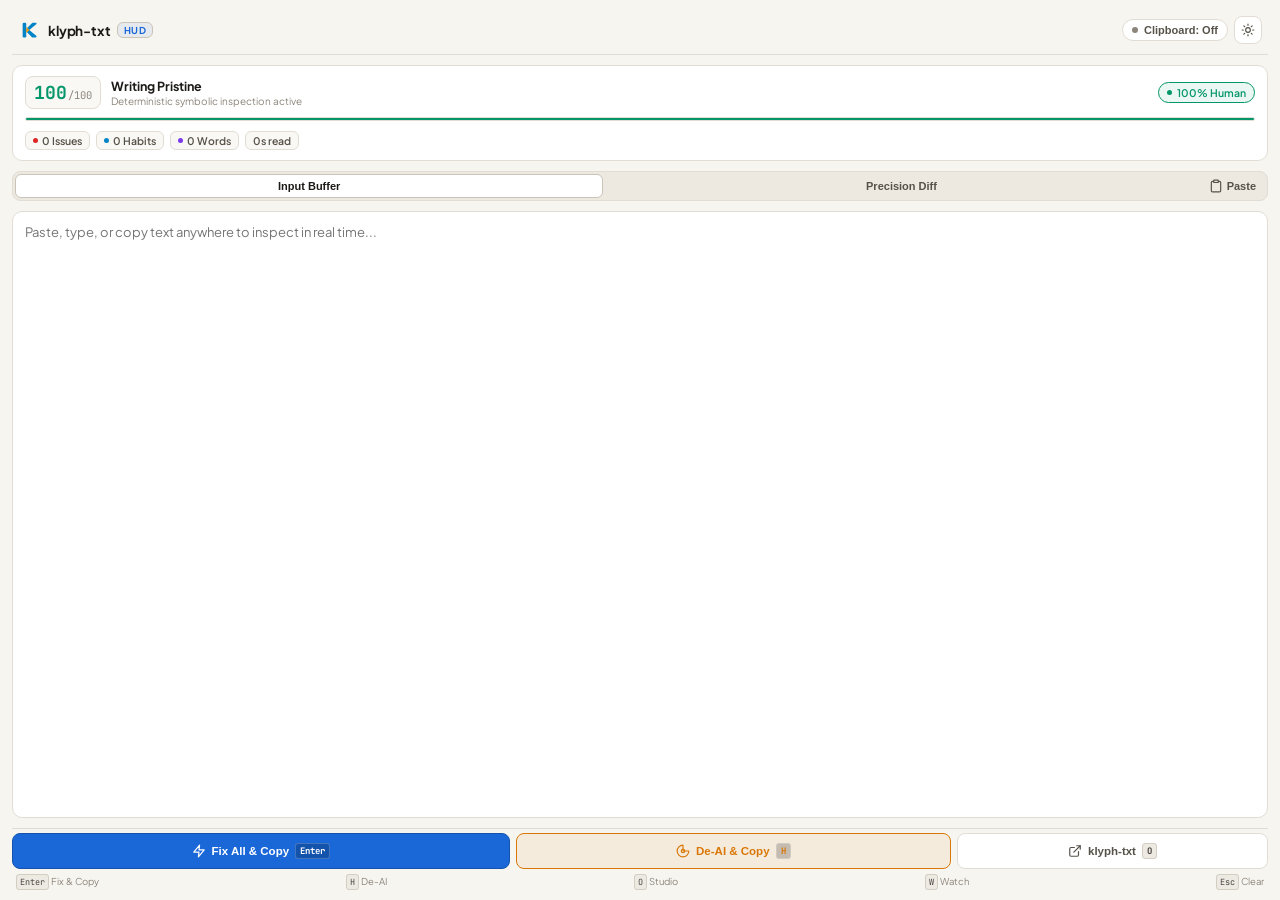
<file: server/static/hud.html>
<!DOCTYPE html>
<html lang="en" data-theme="slate">
<head>
  <meta charset="UTF-8">
  <meta name="viewport" content="width=device-width, initial-scale=1.0">
  <title>klyph-txt HUD | Ambient Companion</title>
  
  <link rel="icon" type="image/svg+xml" href="icon.svg">
  <link rel="preconnect" href="https://fonts.googleapis.com">
  <link rel="preconnect" href="https://fonts.gstatic.com" crossorigin>
  <link href="https://fonts.googleapis.com/css2?family=Plus+Jakarta+Sans:wght@400;500;600;700&family=JetBrains+Mono:wght@400;500;600&family=Newsreader:ital,opsz,wght@0,6..72,400;0,6..72,500;1,6..72,400&display=swap" rel="stylesheet">
  <link rel="stylesheet" href="hud.css">
</head>
<body>
  <div class="hud-container">
    <!-- Top HUD Navigation / Bar -->
    <header class="hud-header">
      <div class="hud-brand">
        <img src="icon.svg" alt="klyph-txt" class="hud-logo" width="22" height="22">
        <span class="hud-title">klyph-txt <span class="hud-badge">HUD</span></span>
      </div>

      <div class="hud-controls">
        <button id="btn-watch-clipboard" class="hud-btn-toggle" onclick="toggleClipboardWatcher()" title="Auto-inspect copied text (Hotkey: W)">
          <span class="watcher-dot" id="watcher-dot"></span>
          <span class="watcher-label" id="watcher-label">Clipboard: Off</span>
        </button>

        <button id="btn-hud-theme" class="hud-icon-btn" onclick="toggleTheme()" title="Toggle Theme (Warm Paper / Twilight Slate)">
          <svg class="hud-svg" viewBox="0 0 24 24"><circle cx="12" cy="12" r="4"/><path d="M12 2v2M12 20v2M4.93 4.93l1.41 1.41M17.66 17.66l1.41 1.41M2 12h2M20 12h2M6.34 17.66l-1.41 1.41M19.07 4.93l-1.41 1.41"/></svg>
        </button>
      </div>
    </header>

    <!-- Score & Telemetry Header -->
    <section class="hud-score-card">
      <div class="hud-score-row">
        <div class="hud-score-left">
          <div class="score-circle-outer" id="score-circle">
            <span class="score-val" id="hud-score-value">100</span>
            <span class="score-denom">/100</span>
          </div>
          <div class="score-meta">
            <h2 class="score-title" id="hud-score-title">Writing Pristine</h2>
            <p class="score-subtitle" id="hud-score-subtitle">Deterministic symbolic inspection active</p>
          </div>
        </div>

        <div class="hud-status-badge" id="hud-ai-badge">
          <span class="ai-badge-dot"></span>
          <span id="hud-ai-label">100% Human</span>
        </div>
      </div>

      <!-- Linear Quality Progress Bar -->
      <div class="hud-score-track">
        <div class="hud-score-fill" id="hud-score-fill" style="width: 100%;"></div>
      </div>

      <!-- Quick Metrics Ribbon -->
      <div class="hud-telemetry-ribbon">
        <div class="telemetry-pill" id="pill-issues" title="Grammar, spelling & style issues">
          <span class="pill-dot ruby-dot"></span>
          <span id="hud-issues-count">0 Issues</span>
        </div>
        <div class="telemetry-pill" id="pill-habits" title="Detected macro habit clusters">
          <span class="pill-dot cyan-dot"></span>
          <span id="hud-habits-count">0 Habits</span>
        </div>
        <div class="telemetry-pill" id="pill-words" title="Document word count">
          <span class="pill-dot iris-dot"></span>
          <span id="hud-words-count">0 Words</span>
        </div>
        <div class="telemetry-pill" id="pill-time" title="Estimated reading time">
          <span id="hud-reading-time">0s read</span>
        </div>
      </div>
    </section>

    <!-- View Switcher: Original vs Diff Preview -->
    <div class="hud-view-tabs">
      <button id="tab-btn-editor" class="hud-view-tab active" onclick="switchHUDView('editor')">
        <span>Input Buffer</span>
      </button>
      <button id="tab-btn-diff" class="hud-view-tab" onclick="switchHUDView('diff')">
        <span>Precision Diff</span>
        <span class="diff-badge" id="hud-diff-count" style="display: none;">0</span>
      </button>
      <button id="btn-paste-clipboard" class="hud-btn-paste" onclick="pasteFromClipboard()" title="Paste from Clipboard">
        <svg class="hud-svg" viewBox="0 0 24 24"><rect width="8" height="4" x="8" y="2" rx="1" ry="1"/><path d="M16 4h2a2 2 0 0 1 2 2v14a2 2 0 0 1-2 2H6a2 2 0 0 1-2-2V6a2 2 0 0 1 2-2h2"/></svg>
        <span>Paste</span>
      </button>
    </div>

    <!-- Main Content Area -->
    <main class="hud-content">
      <!-- Input View -->
      <div id="hud-view-editor" class="hud-panel active">
        <textarea 
          id="hud-input" 
          class="hud-textarea" 
          placeholder="Paste, type, or copy text anywhere to inspect in real time..." 
          spellcheck="false"
          autofocus
        ></textarea>
      </div>

      <!-- Diff Preview View -->
      <div id="hud-view-diff" class="hud-panel">
        <div id="hud-diff-box" class="hud-diff-content">
          <span class="diff-placeholder">No corrections needed. Input text is clear and accurate.</span>
        </div>
      </div>

      <!-- Top Detected Habits Mini Bar -->
      <div class="hud-habits-bar" id="hud-habits-bar" style="display: none;">
        <span class="habits-bar-label">Habits:</span>
        <div class="habits-bar-list" id="hud-habits-list"></div>
      </div>
    </main>

    <!-- Interactive Actions Bar -->
    <footer class="hud-footer">
      <div class="hud-action-buttons">
        <button id="btn-hud-fix-all" class="hud-action-btn btn-primary" onclick="applyQuickFixAndCopy()" title="Fix all issues and copy to clipboard (Enter)">
          <svg class="hud-svg" viewBox="0 0 24 24"><polygon points="13 2 3 14 12 14 11 22 21 10 12 10 13 2"/></svg>
          <span class="action-btn-text">Fix All & Copy</span>
          <kbd class="hud-kbd">Enter</kbd>
        </button>

        <button id="btn-hud-humanize" class="hud-action-btn btn-amber" onclick="applyHumanizeAndCopy()" title="De-AI Humanize and copy (H)">
          <svg class="hud-svg" viewBox="0 0 24 24"><path d="M12 2a10 10 0 1 0 10 10H12V2z"/><circle cx="12" cy="12" r="3"/></svg>
          <span class="action-btn-text">De-AI & Copy</span>
          <kbd class="hud-kbd">H</kbd>
        </button>

        <button id="btn-hud-studio" class="hud-action-btn btn-secondary" onclick="openFullStudio()" title="Open full klyph-txt (O)">
          <svg class="hud-svg" viewBox="0 0 24 24"><path d="M18 13v6a2 2 0 0 1-2 2H5a2 2 0 0 1-2-2V8a2 2 0 0 1 2-2h6"/><polyline points="15 3 21 3 21 9"/><line x1="10" y1="14" x2="21" y2="3"/></svg>
          <span class="action-btn-text">klyph-txt</span>
          <kbd class="hud-kbd">O</kbd>
        </button>
      </div>

      <!-- Keyboard Shortcuts Help -->
      <div class="hud-shortcuts-bar">
        <span><kbd>Enter</kbd> Fix & Copy</span>
        <span><kbd>H</kbd> De-AI</span>
        <span><kbd>O</kbd> Studio</span>
        <span><kbd>W</kbd> Watch</span>
        <span><kbd>Esc</kbd> Clear</span>
      </div>
    </footer>

    <!-- Toast Notification Banner -->
    <div id="hud-toast" class="hud-toast" style="display: none;">
      <span id="hud-toast-icon">✓</span>
      <span id="hud-toast-msg">Text copied to clipboard</span>
    </div>
  </div>

  <script src="engine_client.js"></script>
  <script src="hud.js"></script>
</body>
</html>
</file>
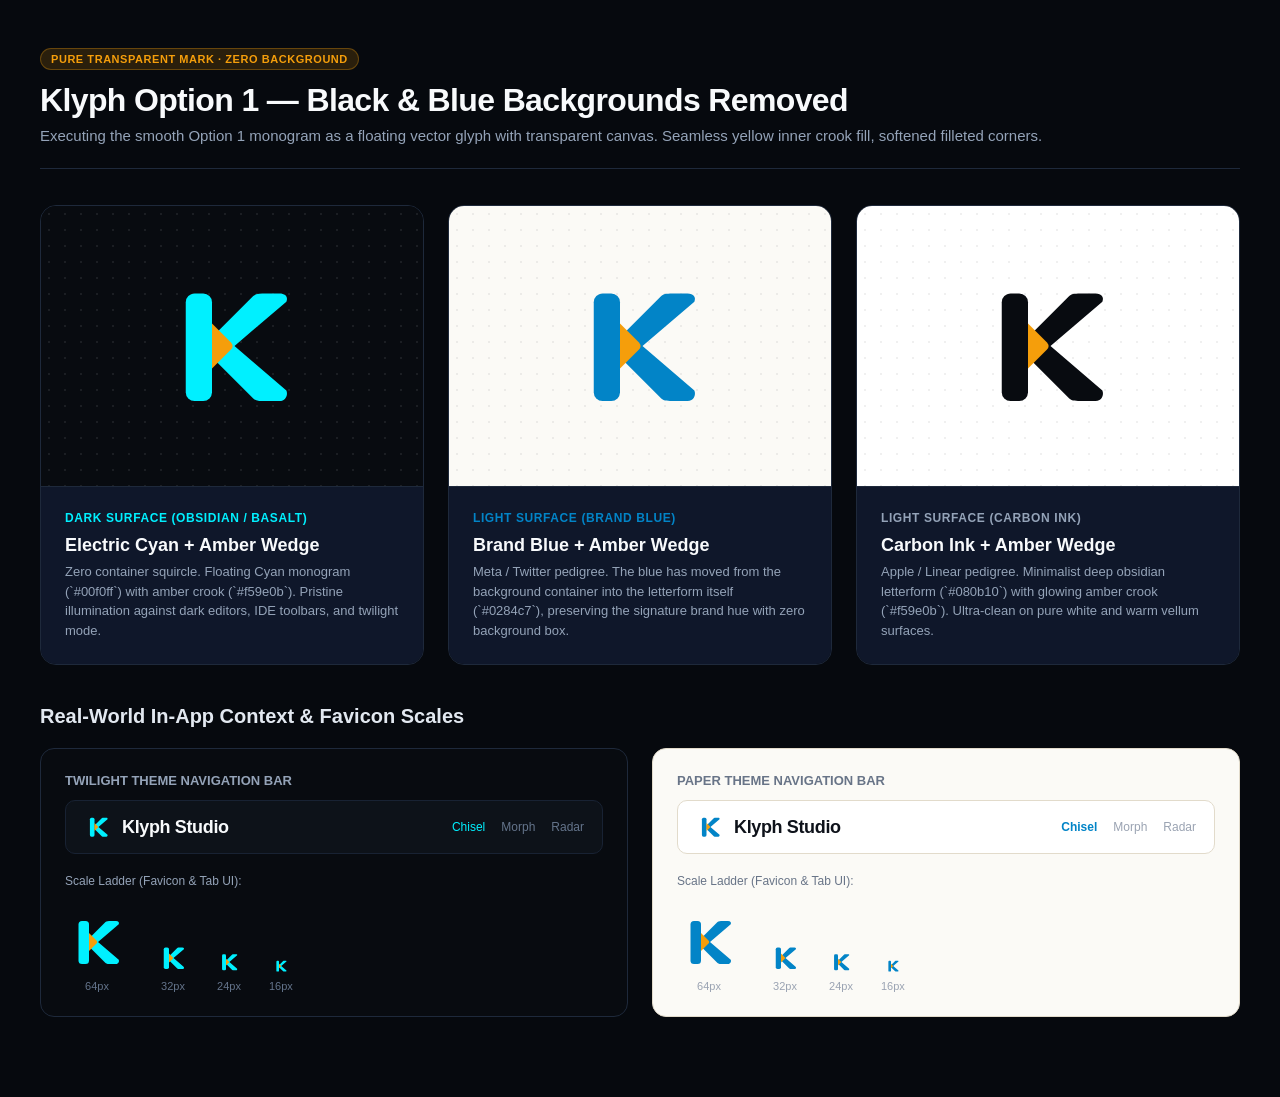
<file: concepts/smooth_option1/transparent/showcase.html>
<!DOCTYPE html>
<html lang="en">
<head>
  <meta charset="UTF-8">
  <title>Klyph Transparent Mark — Option 1 (No Background)</title>
  <style>
    * { box-sizing: border-box; margin: 0; padding: 0; }
    body {
      font-family: -apple-system, BlinkMacSystemFont, "Segoe UI", Roboto, Helvetica, Arial, sans-serif;
      background: #06090e;
      color: #f8fafc;
      padding: 48px 40px;
    }
    .header {
      margin-bottom: 36px;
      border-bottom: 1px solid #1e293b;
      padding-bottom: 24px;
    }
    .badge {
      display: inline-block;
      padding: 4px 10px;
      background: rgba(245, 158, 11, 0.15);
      color: #f59e0b;
      border: 1px solid rgba(245, 158, 11, 0.3);
      border-radius: 9999px;
      font-size: 11px;
      font-weight: 700;
      letter-spacing: 0.05em;
      text-transform: uppercase;
      margin-bottom: 12px;
    }
    h1 {
      font-size: 32px;
      font-weight: 700;
      letter-spacing: -0.02em;
      margin-bottom: 8px;
    }
    p.subtitle {
      color: #94a3b8;
      font-size: 15px;
    }

    .grid {
      display: grid;
      grid-template-columns: repeat(3, 1fr);
      gap: 24px;
      margin-bottom: 40px;
    }
    .card {
      border-radius: 16px;
      overflow: hidden;
      border: 1px solid #1e293b;
      display: flex;
      flex-direction: column;
    }
    .card-preview {
      height: 280px;
      display: flex;
      align-items: center;
      justify-content: center;
      position: relative;
    }
    .card-body {
      padding: 24px;
      background: #0f172a;
      border-top: 1px solid #1e293b;
      flex: 1;
    }
    .card-title {
      font-size: 18px;
      font-weight: 700;
      margin-bottom: 6px;
    }
    .card-tag {
      font-size: 12px;
      font-weight: 600;
      color: #38bdf8;
      margin-bottom: 10px;
      text-transform: uppercase;
      letter-spacing: 0.05em;
    }
    .card-desc {
      font-size: 13px;
      color: #94a3b8;
      line-height: 1.5;
    }

    /* Specific Preview Backgrounds */
    .bg-dark-obsidian {
      background: #080b10;
      /* subtle dot grid to highlight transparency */
      background-image: radial-gradient(rgba(255, 255, 255, 0.08) 1px, transparent 1px);
      background-size: 16px 16px;
    }
    .bg-light-paper {
      background: #fbfaf6;
      background-image: radial-gradient(rgba(0, 0, 0, 0.06) 1px, transparent 1px);
      background-size: 16px 16px;
    }
    .bg-pure-white {
      background: #ffffff;
      background-image: radial-gradient(rgba(0, 0, 0, 0.06) 1px, transparent 1px);
      background-size: 16px 16px;
    }

    /* Mockups Section */
    .mockups-header {
      font-size: 20px;
      font-weight: 700;
      margin-bottom: 20px;
      color: #e2e8f0;
    }
    .mockups-grid {
      display: grid;
      grid-template-columns: 1fr 1fr;
      gap: 24px;
      margin-bottom: 32px;
    }
    .mockup-card {
      border-radius: 14px;
      padding: 24px;
      border: 1px solid #1e293b;
    }
    .mockup-dark {
      background: #080b10;
      color: #f8fafc;
    }
    .mockup-light {
      background: #fbfaf6;
      color: #0e121a;
      border-color: #e2dbcb;
    }
    .nav-mockup {
      display: flex;
      align-items: center;
      gap: 12px;
      padding: 12px 18px;
      border-radius: 10px;
      margin-bottom: 20px;
    }
    .nav-dark {
      background: #0d1219;
      border: 1px solid #182233;
    }
    .nav-light {
      background: #ffffff;
      border: 1px solid #e2dbcb;
    }
    .brand-group {
      display: flex;
      align-items: center;
      gap: 10px;
      font-size: 18px;
      font-weight: 700;
      letter-spacing: -0.02em;
    }
    .scale-row {
      display: flex;
      align-items: flex-end;
      gap: 28px;
      padding-top: 14px;
    }
    .scale-item {
      display: flex;
      flex-direction: column;
      align-items: center;
      gap: 6px;
      font-size: 11px;
      color: #64748b;
    }
  </style>
</head>
<body>

  <div class="header">
    <div class="badge">Pure Transparent Mark · Zero Background</div>
    <h1>Klyph Option 1 — Black & Blue Backgrounds Removed</h1>
    <p class="subtitle">Executing the smooth Option 1 monogram as a floating vector glyph with transparent canvas. Seamless yellow inner crook fill, softened filleted corners.</p>
  </div>

  <div class="grid">
    <!-- Card 1: Dark Mode Transparent -->
    <div class="card">
      <div class="card-preview bg-dark-obsidian">
        <svg viewBox="0 0 256 256" width="160" height="160">
          <title id="klyph-trans-dark-title">Klyph Transparent Icon (Dark Theme: Cyan and Yellow)</title>
  <!-- Grounded Foundation Stem (Smooth Rounded Terminals, rx=14) -->
  <rect x="54" y="44" width="42" height="172" rx="14" fill="#00f0ff"/>
  <!-- Fused Diagonal Blades with Smooth Rounded Terminals -->
  <path d="M 96 114 L 162 48 C 166 44 174 44 182 44 H 204 C 214 44 218 50 215 57 L 132 128 L 215 199 C 218 206 214 216 204 216 H 182 C 174 216 166 216 162 212 L 96 146 Z" fill="#00f0ff"/>
  <!-- Smooth Yellow Wedge (Seamless Fit into the Crook) -->
  <path d="M 96 92 L 126 122 C 130 126 130 130 126 134 L 96 164 Z" fill="#f59e0b"/>
        </svg>
      </div>
      <div class="card-body">
        <div class="card-tag" style="color:#00f0ff;">Dark Surface (Obsidian / Basalt)</div>
        <div class="card-title">Electric Cyan + Amber Wedge</div>
        <div class="card-desc">
          Zero container squircle. Floating Cyan monogram (`#00f0ff`) with amber crook (`#f59e0b`). Pristine illumination against dark editors, IDE toolbars, and twilight mode.
        </div>
      </div>
    </div>

    <!-- Card 2: Light Mode Brand Blue -->
    <div class="card">
      <div class="card-preview bg-light-paper">
        <svg viewBox="0 0 256 256" width="160" height="160">
          <title id="klyph-trans-light-blue-title">Klyph Transparent Icon (Light Theme: Brand Blue and Yellow)</title>
  <!-- Grounded Foundation Stem (Smooth Rounded Terminals, rx=14) -->
  <rect x="54" y="44" width="42" height="172" rx="14" fill="#0284c7"/>
  <!-- Fused Diagonal Blades with Smooth Rounded Terminals -->
  <path d="M 96 114 L 162 48 C 166 44 174 44 182 44 H 204 C 214 44 218 50 215 57 L 132 128 L 215 199 C 218 206 214 216 204 216 H 182 C 174 216 166 216 162 212 L 96 146 Z" fill="#0284c7"/>
  <!-- Smooth Yellow Wedge (Seamless Fit into the Crook) -->
  <path d="M 96 92 L 126 122 C 130 126 130 130 126 134 L 96 164 Z" fill="#f59e0b"/>
        </svg>
      </div>
      <div class="card-body">
        <div class="card-tag" style="color:#0284c7;">Light Surface (Brand Blue)</div>
        <div class="card-title">Brand Blue + Amber Wedge</div>
        <div class="card-desc">
          Meta / Twitter pedigree. The blue has moved from the background container into the letterform itself (`#0284c7`), preserving the signature brand hue with zero background box.
        </div>
      </div>
    </div>

    <!-- Card 3: Light Mode Carbon Ink -->
    <div class="card">
      <div class="card-preview bg-pure-white">
        <svg viewBox="0 0 256 256" width="160" height="160">
          <title id="klyph-trans-light-carbon-title">Klyph Transparent Icon (Light Theme: Carbon Ink and Yellow)</title>
  <!-- Grounded Foundation Stem (Smooth Rounded Terminals, rx=14) -->
  <rect x="54" y="44" width="42" height="172" rx="14" fill="#080b10"/>
  <!-- Fused Diagonal Blades with Smooth Rounded Terminals -->
  <path d="M 96 114 L 162 48 C 166 44 174 44 182 44 H 204 C 214 44 218 50 215 57 L 132 128 L 215 199 C 218 206 214 216 204 216 H 182 C 174 216 166 216 162 212 L 96 146 Z" fill="#080b10"/>
  <!-- Smooth Yellow Wedge (Seamless Fit into the Crook) -->
  <path d="M 96 92 L 126 122 C 130 126 130 130 126 134 L 96 164 Z" fill="#f59e0b"/>
        </svg>
      </div>
      <div class="card-body">
        <div class="card-tag" style="color:#94a3b8;">Light Surface (Carbon Ink)</div>
        <div class="card-title">Carbon Ink + Amber Wedge</div>
        <div class="card-desc">
          Apple / Linear pedigree. Minimalist deep obsidian letterform (`#080b10`) with glowing amber crook (`#f59e0b`). Ultra-clean on pure white and warm vellum surfaces.
        </div>
      </div>
    </div>
  </div>

  <div class="mockups-header">Real-World In-App Context & Favicon Scales</div>

  <div class="mockups-grid">
    <!-- Dark Mode App Header & Scale -->
    <div class="mockup-card mockup-dark">
      <div style="font-size: 13px; font-weight: 600; color: #94a3b8; margin-bottom: 12px; text-transform: uppercase;">Twilight Theme Navigation Bar</div>
      <div class="nav-mockup nav-dark">
        <div class="brand-group">
          <svg viewBox="0 0 256 256" width="28" height="28"><title id="klyph-trans-dark-title">Klyph Transparent Icon (Dark Theme: Cyan and Yellow)</title>
  <!-- Grounded Foundation Stem (Smooth Rounded Terminals, rx=14) -->
  <rect x="54" y="44" width="42" height="172" rx="14" fill="#00f0ff"/>
  <!-- Fused Diagonal Blades with Smooth Rounded Terminals -->
  <path d="M 96 114 L 162 48 C 166 44 174 44 182 44 H 204 C 214 44 218 50 215 57 L 132 128 L 215 199 C 218 206 214 216 204 216 H 182 C 174 216 166 216 162 212 L 96 146 Z" fill="#00f0ff"/>
  <!-- Smooth Yellow Wedge (Seamless Fit into the Crook) -->
  <path d="M 96 92 L 126 122 C 130 126 130 130 126 134 L 96 164 Z" fill="#f59e0b"/></svg>
          <span>Klyph Studio</span>
        </div>
        <div style="margin-left: auto; font-size: 12px; color: #64748b; display: flex; gap: 16px;">
          <span style="color: #00f0ff;">Chisel</span>
          <span>Morph</span>
          <span>Radar</span>
        </div>
      </div>

      <div style="font-size: 12px; color: #94a3b8; margin-bottom: 8px;">Scale Ladder (Favicon & Tab UI):</div>
      <div class="scale-row">
        <div class="scale-item">
          <svg viewBox="0 0 256 256" width="64" height="64"><title id="klyph-trans-dark-title">Klyph Transparent Icon (Dark Theme: Cyan and Yellow)</title>
  <!-- Grounded Foundation Stem (Smooth Rounded Terminals, rx=14) -->
  <rect x="54" y="44" width="42" height="172" rx="14" fill="#00f0ff"/>
  <!-- Fused Diagonal Blades with Smooth Rounded Terminals -->
  <path d="M 96 114 L 162 48 C 166 44 174 44 182 44 H 204 C 214 44 218 50 215 57 L 132 128 L 215 199 C 218 206 214 216 204 216 H 182 C 174 216 166 216 162 212 L 96 146 Z" fill="#00f0ff"/>
  <!-- Smooth Yellow Wedge (Seamless Fit into the Crook) -->
  <path d="M 96 92 L 126 122 C 130 126 130 130 126 134 L 96 164 Z" fill="#f59e0b"/></svg>
          <span>64px</span>
        </div>
        <div class="scale-item">
          <svg viewBox="0 0 256 256" width="32" height="32"><title id="klyph-trans-dark-title">Klyph Transparent Icon (Dark Theme: Cyan and Yellow)</title>
  <!-- Grounded Foundation Stem (Smooth Rounded Terminals, rx=14) -->
  <rect x="54" y="44" width="42" height="172" rx="14" fill="#00f0ff"/>
  <!-- Fused Diagonal Blades with Smooth Rounded Terminals -->
  <path d="M 96 114 L 162 48 C 166 44 174 44 182 44 H 204 C 214 44 218 50 215 57 L 132 128 L 215 199 C 218 206 214 216 204 216 H 182 C 174 216 166 216 162 212 L 96 146 Z" fill="#00f0ff"/>
  <!-- Smooth Yellow Wedge (Seamless Fit into the Crook) -->
  <path d="M 96 92 L 126 122 C 130 126 130 130 126 134 L 96 164 Z" fill="#f59e0b"/></svg>
          <span>32px</span>
        </div>
        <div class="scale-item">
          <svg viewBox="0 0 256 256" width="24" height="24"><title id="klyph-trans-dark-title">Klyph Transparent Icon (Dark Theme: Cyan and Yellow)</title>
  <!-- Grounded Foundation Stem (Smooth Rounded Terminals, rx=14) -->
  <rect x="54" y="44" width="42" height="172" rx="14" fill="#00f0ff"/>
  <!-- Fused Diagonal Blades with Smooth Rounded Terminals -->
  <path d="M 96 114 L 162 48 C 166 44 174 44 182 44 H 204 C 214 44 218 50 215 57 L 132 128 L 215 199 C 218 206 214 216 204 216 H 182 C 174 216 166 216 162 212 L 96 146 Z" fill="#00f0ff"/>
  <!-- Smooth Yellow Wedge (Seamless Fit into the Crook) -->
  <path d="M 96 92 L 126 122 C 130 126 130 130 126 134 L 96 164 Z" fill="#f59e0b"/></svg>
          <span>24px</span>
        </div>
        <div class="scale-item">
          <svg viewBox="0 0 256 256" width="16" height="16"><title id="klyph-trans-dark-title">Klyph Transparent Icon (Dark Theme: Cyan and Yellow)</title>
  <!-- Grounded Foundation Stem (Smooth Rounded Terminals, rx=14) -->
  <rect x="54" y="44" width="42" height="172" rx="14" fill="#00f0ff"/>
  <!-- Fused Diagonal Blades with Smooth Rounded Terminals -->
  <path d="M 96 114 L 162 48 C 166 44 174 44 182 44 H 204 C 214 44 218 50 215 57 L 132 128 L 215 199 C 218 206 214 216 204 216 H 182 C 174 216 166 216 162 212 L 96 146 Z" fill="#00f0ff"/>
  <!-- Smooth Yellow Wedge (Seamless Fit into the Crook) -->
  <path d="M 96 92 L 126 122 C 130 126 130 130 126 134 L 96 164 Z" fill="#f59e0b"/></svg>
          <span>16px</span>
        </div>
      </div>
    </div>

    <!-- Light Mode App Header & Scale -->
    <div class="mockup-card mockup-light">
      <div style="font-size: 13px; font-weight: 600; color: #687487; margin-bottom: 12px; text-transform: uppercase;">Paper Theme Navigation Bar</div>
      <div class="nav-mockup nav-light">
        <div class="brand-group">
          <svg viewBox="0 0 256 256" width="28" height="28"><title id="klyph-trans-light-blue-title">Klyph Transparent Icon (Light Theme: Brand Blue and Yellow)</title>
  <!-- Grounded Foundation Stem (Smooth Rounded Terminals, rx=14) -->
  <rect x="54" y="44" width="42" height="172" rx="14" fill="#0284c7"/>
  <!-- Fused Diagonal Blades with Smooth Rounded Terminals -->
  <path d="M 96 114 L 162 48 C 166 44 174 44 182 44 H 204 C 214 44 218 50 215 57 L 132 128 L 215 199 C 218 206 214 216 204 216 H 182 C 174 216 166 216 162 212 L 96 146 Z" fill="#0284c7"/>
  <!-- Smooth Yellow Wedge (Seamless Fit into the Crook) -->
  <path d="M 96 92 L 126 122 C 130 126 130 130 126 134 L 96 164 Z" fill="#f59e0b"/></svg>
          <span style="color: #0e121a;">Klyph Studio</span>
        </div>
        <div style="margin-left: auto; font-size: 12px; color: #9aa3b2; display: flex; gap: 16px;">
          <span style="color: #0284c7; font-weight: 600;">Chisel</span>
          <span>Morph</span>
          <span>Radar</span>
        </div>
      </div>

      <div style="font-size: 12px; color: #687487; margin-bottom: 8px;">Scale Ladder (Favicon & Tab UI):</div>
      <div class="scale-row">
        <div class="scale-item">
          <svg viewBox="0 0 256 256" width="64" height="64"><title id="klyph-trans-light-blue-title">Klyph Transparent Icon (Light Theme: Brand Blue and Yellow)</title>
  <!-- Grounded Foundation Stem (Smooth Rounded Terminals, rx=14) -->
  <rect x="54" y="44" width="42" height="172" rx="14" fill="#0284c7"/>
  <!-- Fused Diagonal Blades with Smooth Rounded Terminals -->
  <path d="M 96 114 L 162 48 C 166 44 174 44 182 44 H 204 C 214 44 218 50 215 57 L 132 128 L 215 199 C 218 206 214 216 204 216 H 182 C 174 216 166 216 162 212 L 96 146 Z" fill="#0284c7"/>
  <!-- Smooth Yellow Wedge (Seamless Fit into the Crook) -->
  <path d="M 96 92 L 126 122 C 130 126 130 130 126 134 L 96 164 Z" fill="#f59e0b"/></svg>
          <span style="color: #9aa3b2;">64px</span>
        </div>
        <div class="scale-item">
          <svg viewBox="0 0 256 256" width="32" height="32"><title id="klyph-trans-light-blue-title">Klyph Transparent Icon (Light Theme: Brand Blue and Yellow)</title>
  <!-- Grounded Foundation Stem (Smooth Rounded Terminals, rx=14) -->
  <rect x="54" y="44" width="42" height="172" rx="14" fill="#0284c7"/>
  <!-- Fused Diagonal Blades with Smooth Rounded Terminals -->
  <path d="M 96 114 L 162 48 C 166 44 174 44 182 44 H 204 C 214 44 218 50 215 57 L 132 128 L 215 199 C 218 206 214 216 204 216 H 182 C 174 216 166 216 162 212 L 96 146 Z" fill="#0284c7"/>
  <!-- Smooth Yellow Wedge (Seamless Fit into the Crook) -->
  <path d="M 96 92 L 126 122 C 130 126 130 130 126 134 L 96 164 Z" fill="#f59e0b"/></svg>
          <span style="color: #9aa3b2;">32px</span>
        </div>
        <div class="scale-item">
          <svg viewBox="0 0 256 256" width="24" height="24"><title id="klyph-trans-light-blue-title">Klyph Transparent Icon (Light Theme: Brand Blue and Yellow)</title>
  <!-- Grounded Foundation Stem (Smooth Rounded Terminals, rx=14) -->
  <rect x="54" y="44" width="42" height="172" rx="14" fill="#0284c7"/>
  <!-- Fused Diagonal Blades with Smooth Rounded Terminals -->
  <path d="M 96 114 L 162 48 C 166 44 174 44 182 44 H 204 C 214 44 218 50 215 57 L 132 128 L 215 199 C 218 206 214 216 204 216 H 182 C 174 216 166 216 162 212 L 96 146 Z" fill="#0284c7"/>
  <!-- Smooth Yellow Wedge (Seamless Fit into the Crook) -->
  <path d="M 96 92 L 126 122 C 130 126 130 130 126 134 L 96 164 Z" fill="#f59e0b"/></svg>
          <span style="color: #9aa3b2;">24px</span>
        </div>
        <div class="scale-item">
          <svg viewBox="0 0 256 256" width="16" height="16"><title id="klyph-trans-light-blue-title">Klyph Transparent Icon (Light Theme: Brand Blue and Yellow)</title>
  <!-- Grounded Foundation Stem (Smooth Rounded Terminals, rx=14) -->
  <rect x="54" y="44" width="42" height="172" rx="14" fill="#0284c7"/>
  <!-- Fused Diagonal Blades with Smooth Rounded Terminals -->
  <path d="M 96 114 L 162 48 C 166 44 174 44 182 44 H 204 C 214 44 218 50 215 57 L 132 128 L 215 199 C 218 206 214 216 204 216 H 182 C 174 216 166 216 162 212 L 96 146 Z" fill="#0284c7"/>
  <!-- Smooth Yellow Wedge (Seamless Fit into the Crook) -->
  <path d="M 96 92 L 126 122 C 130 126 130 130 126 134 L 96 164 Z" fill="#f59e0b"/></svg>
          <span style="color: #9aa3b2;">16px</span>
        </div>
      </div>
    </div>
  </div>

</body>
</html>
</file>
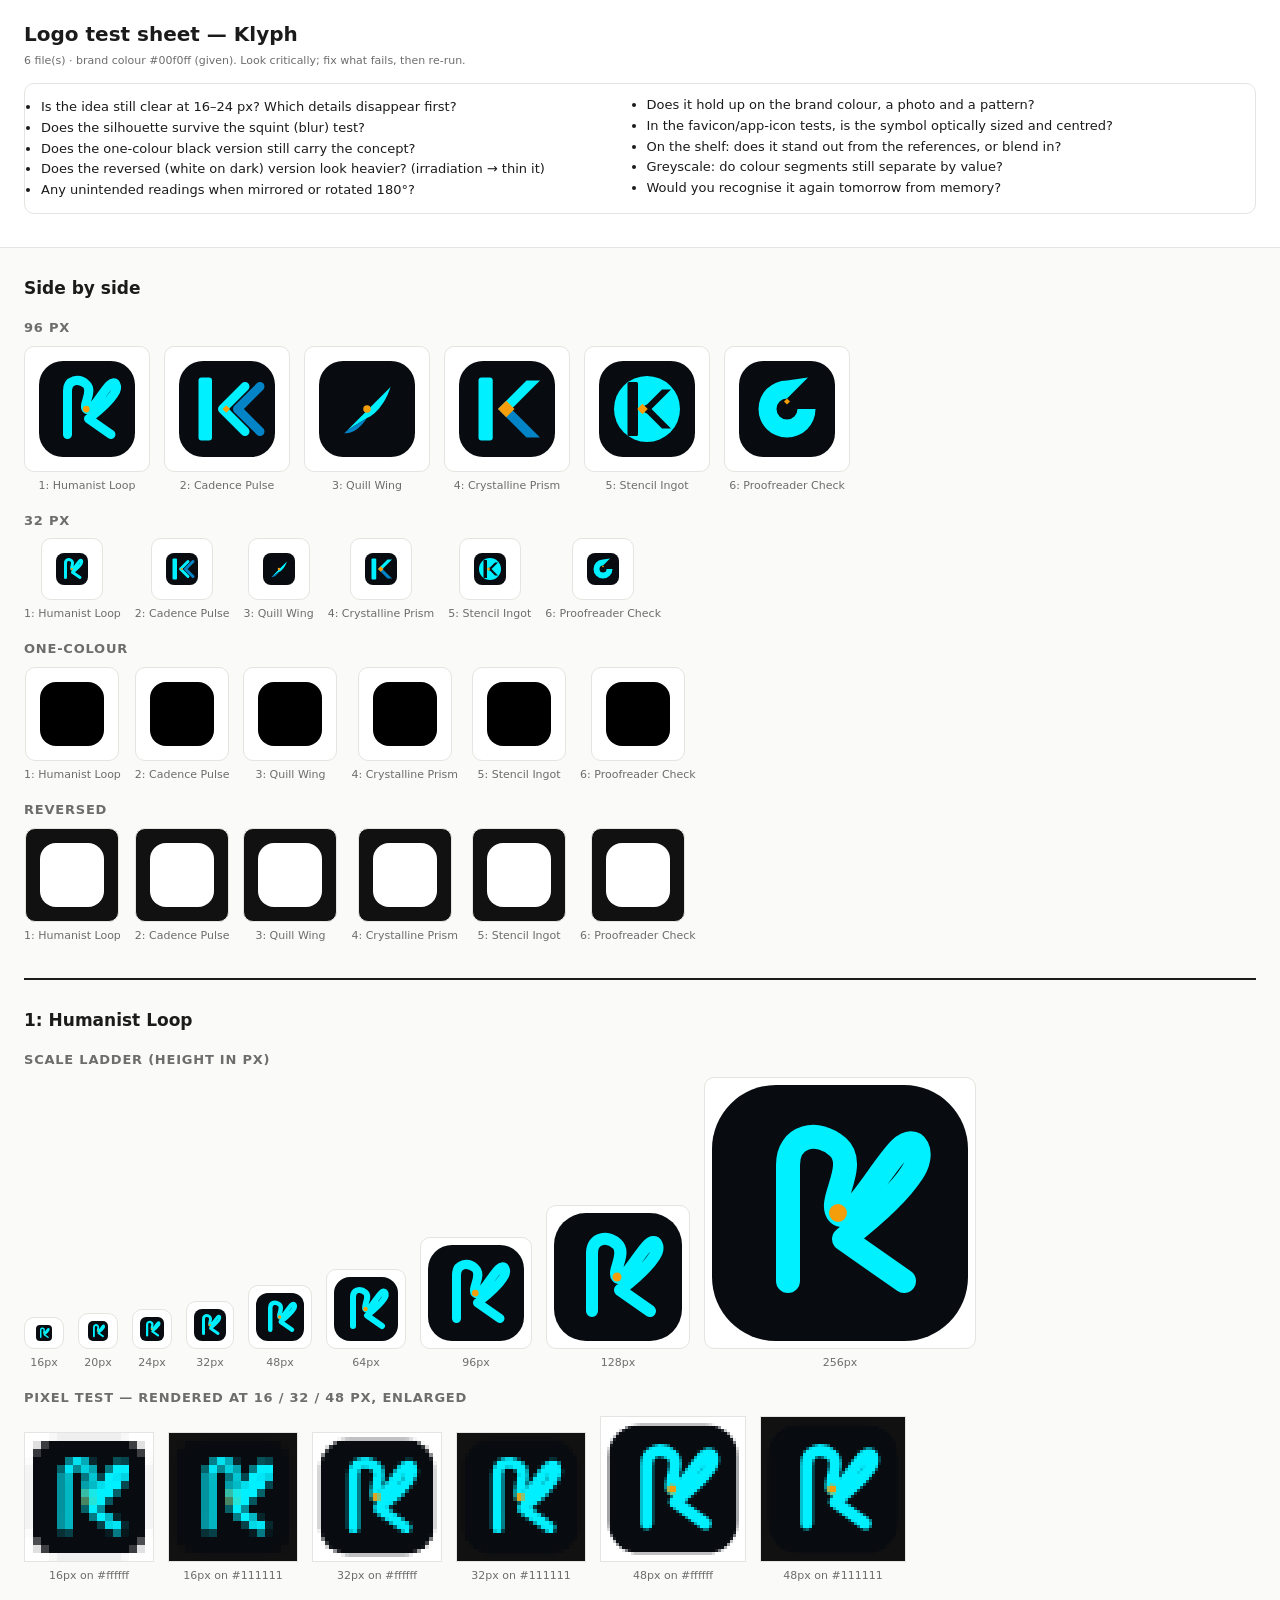
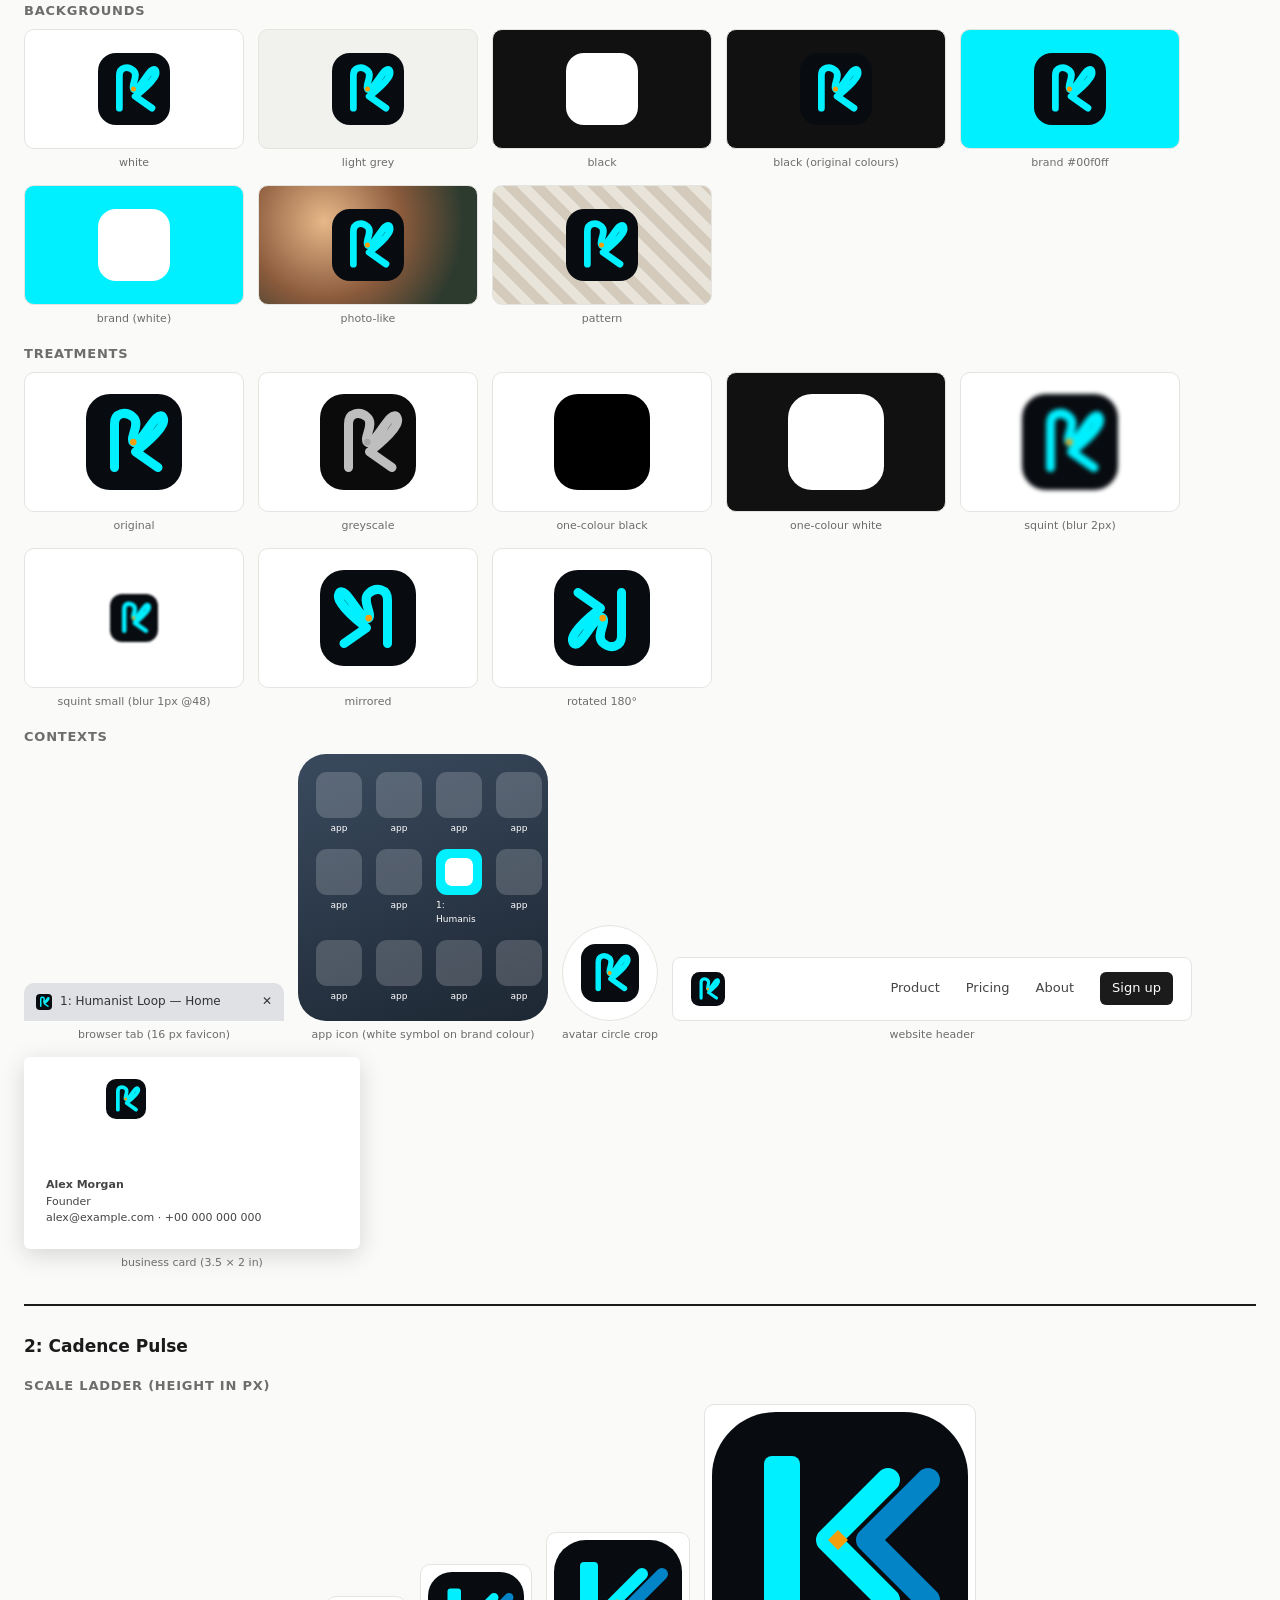
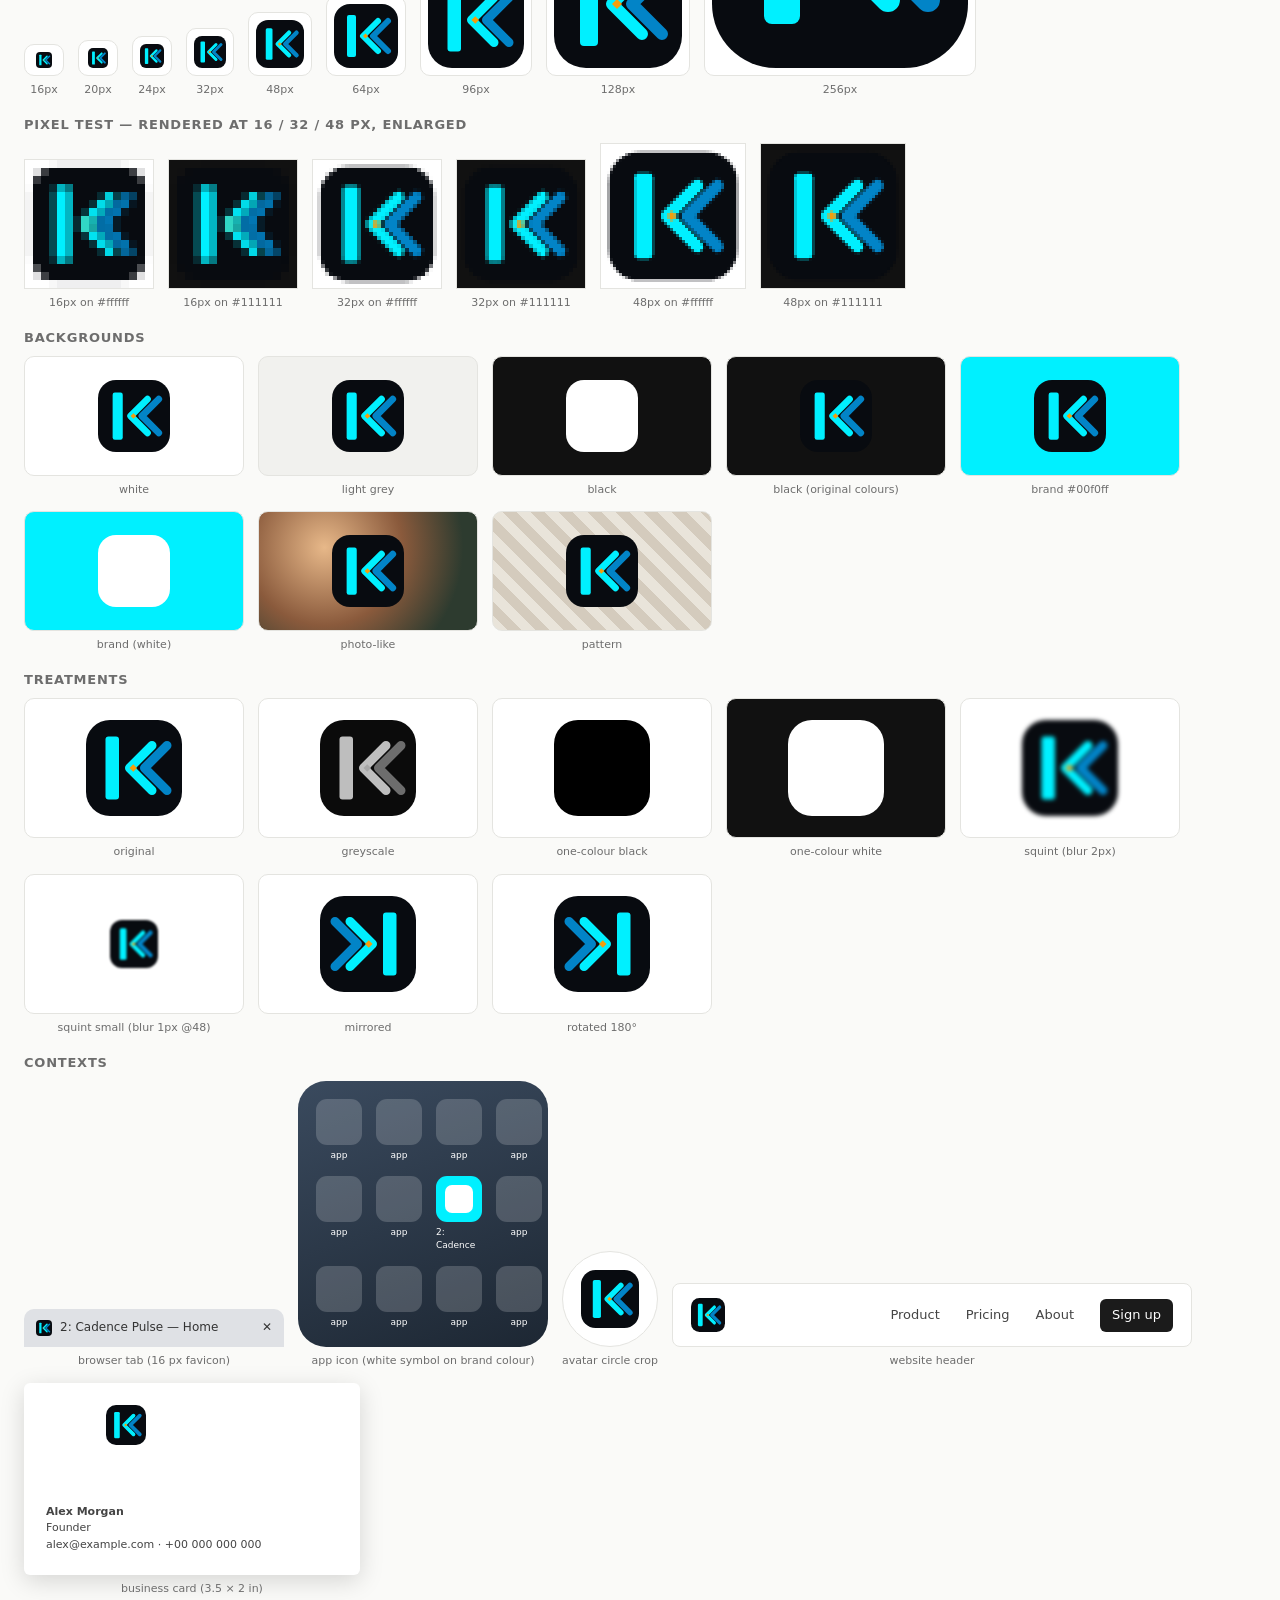
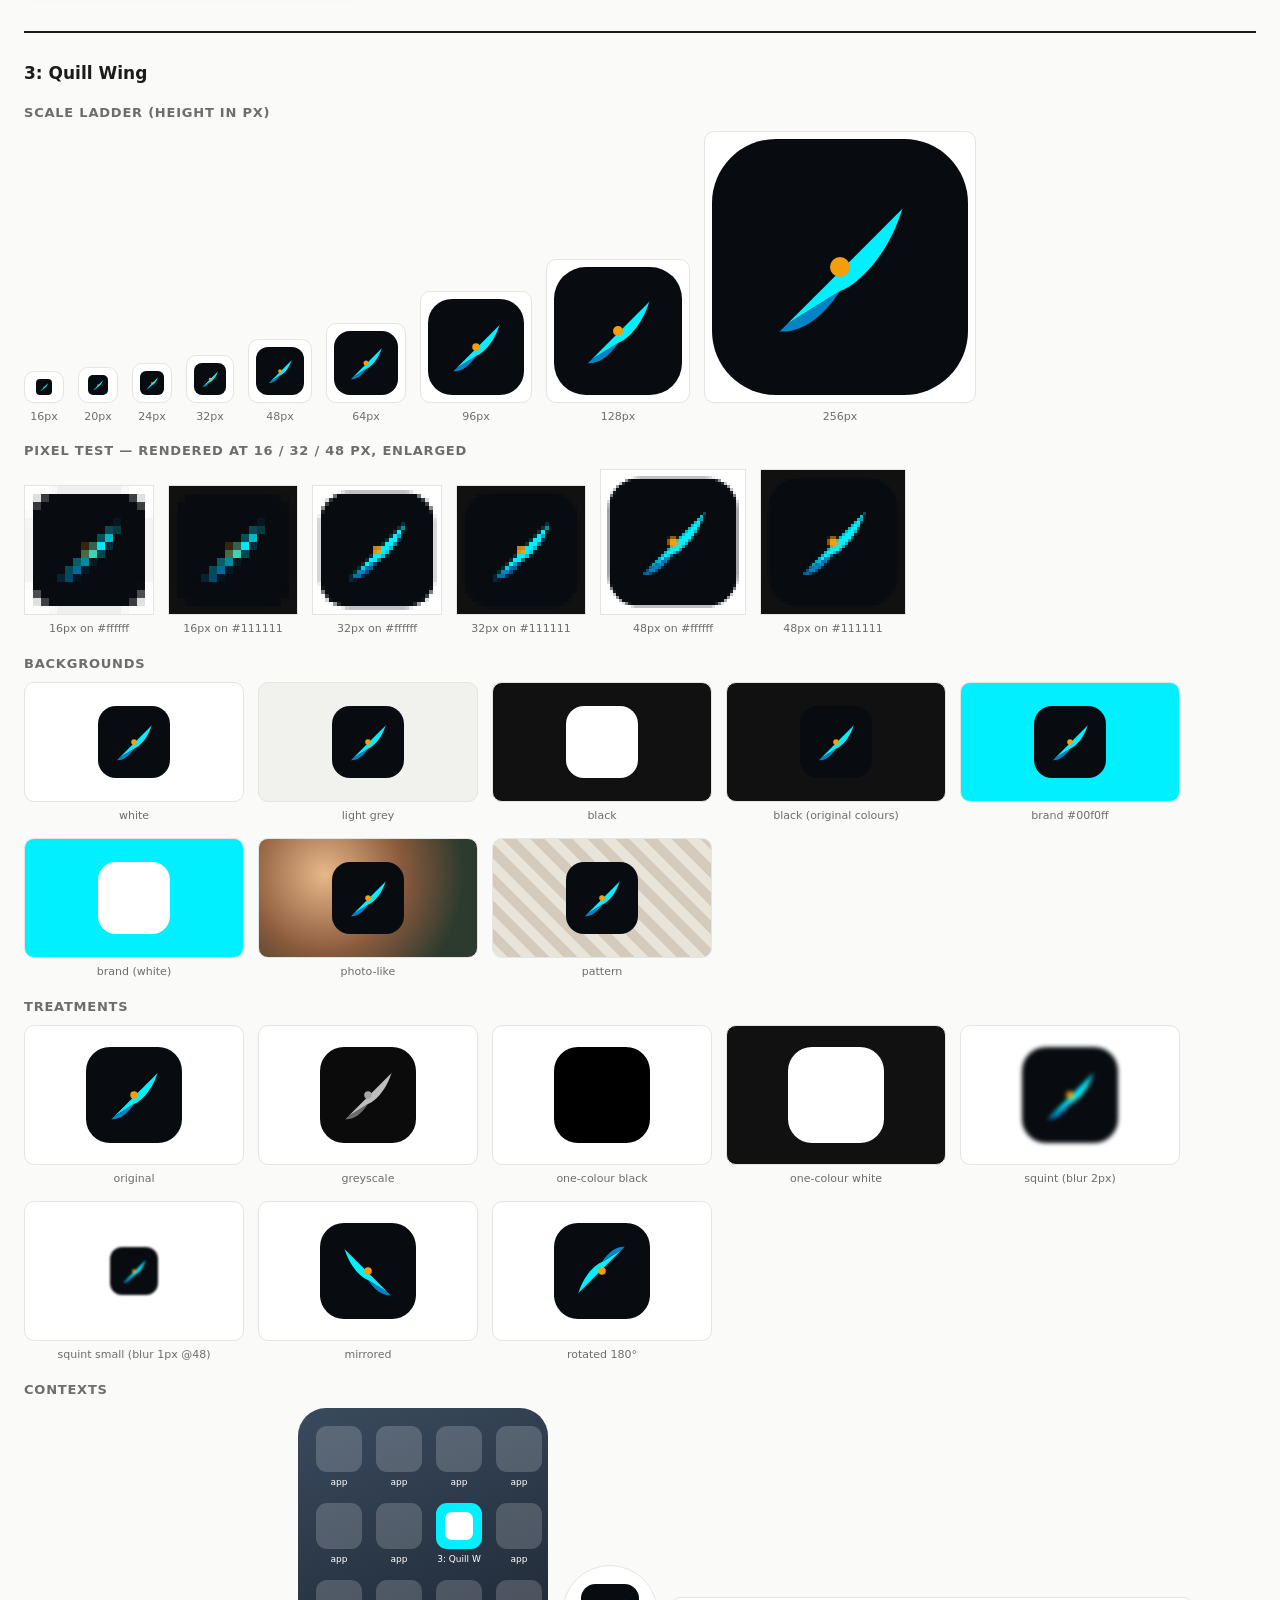
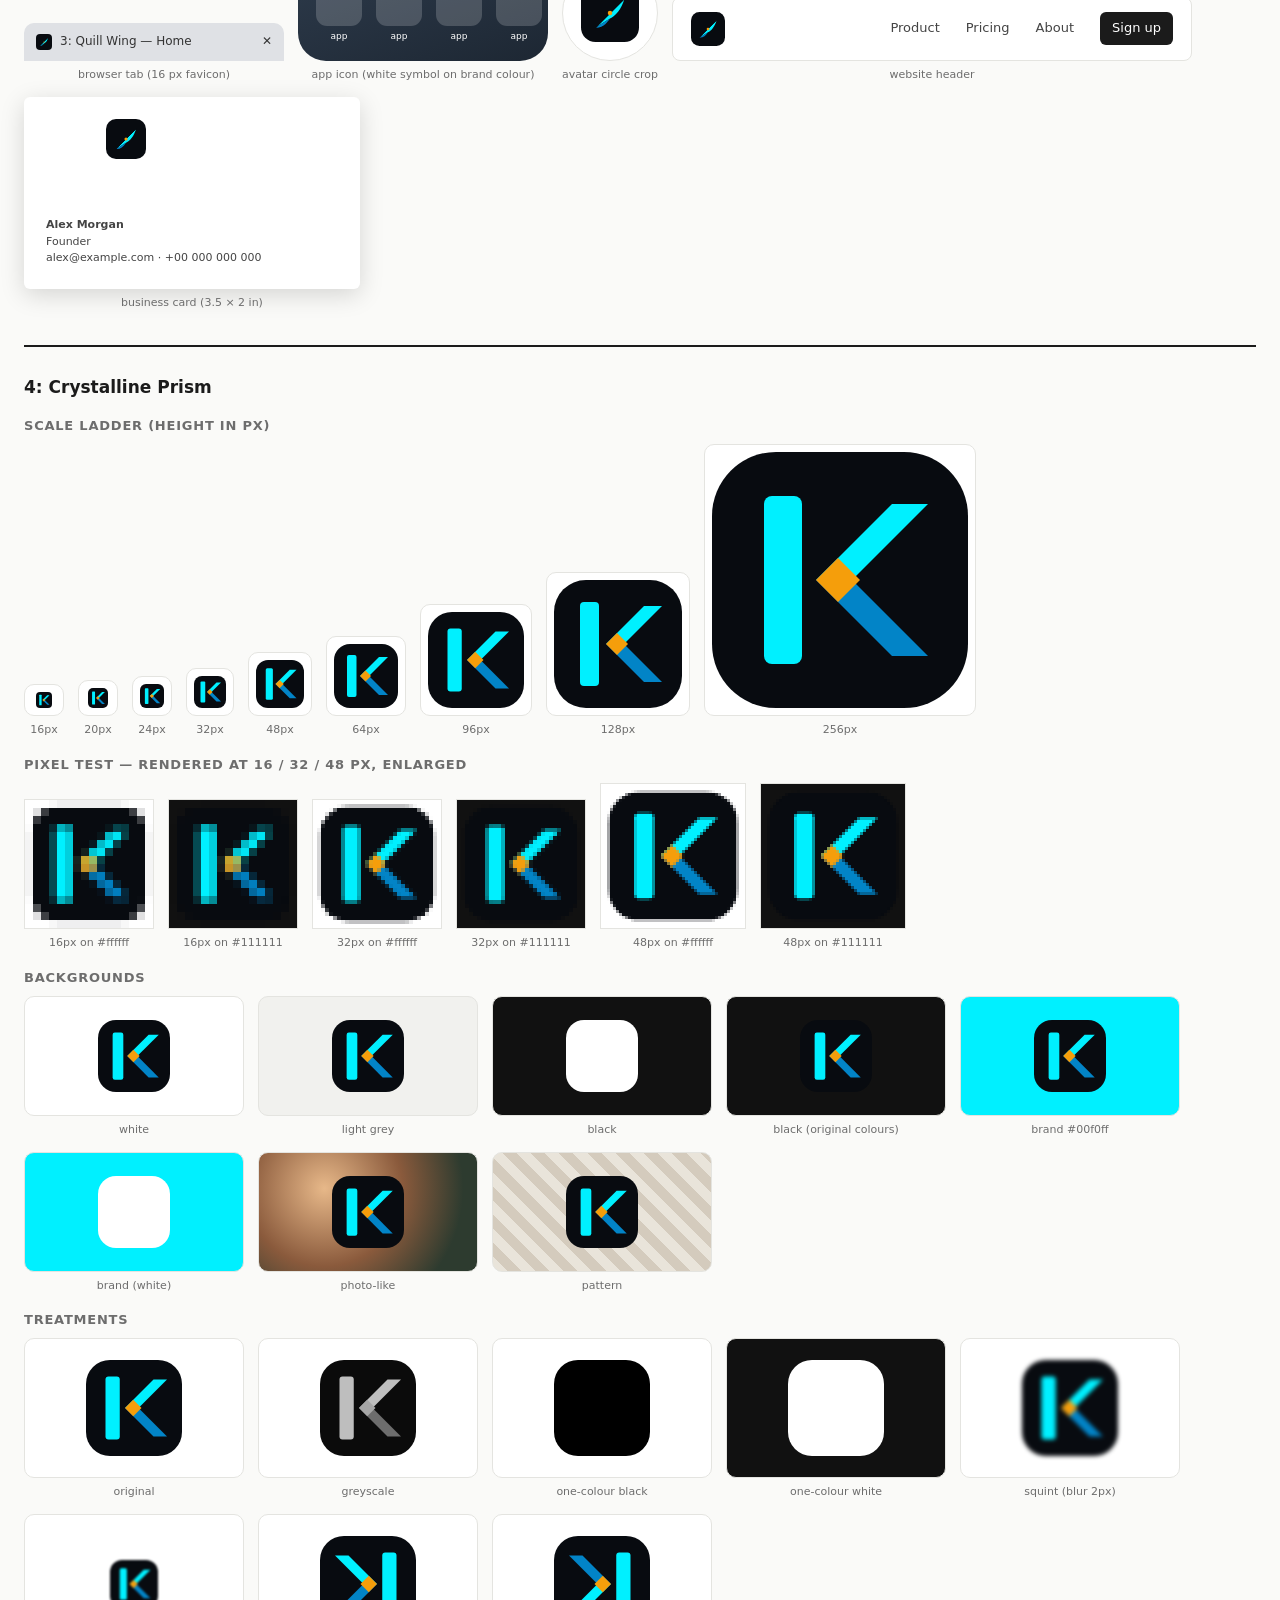
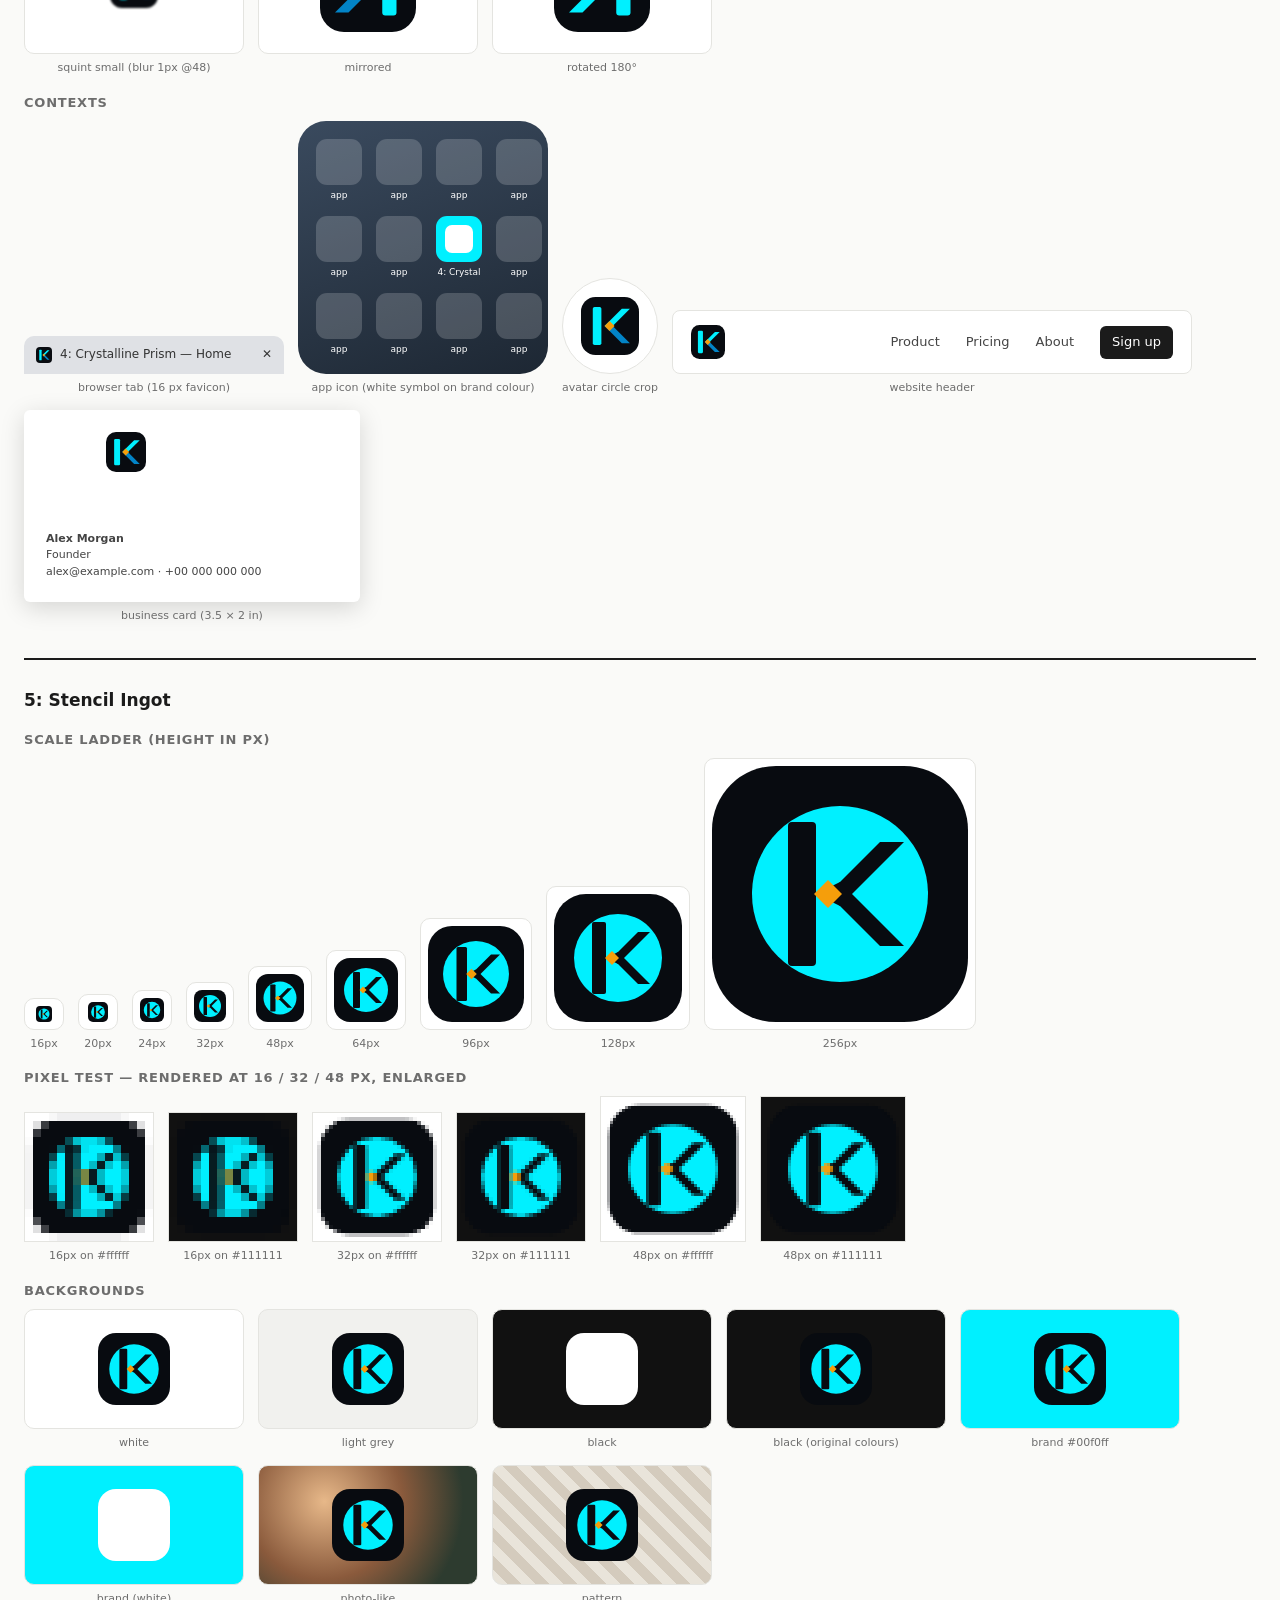
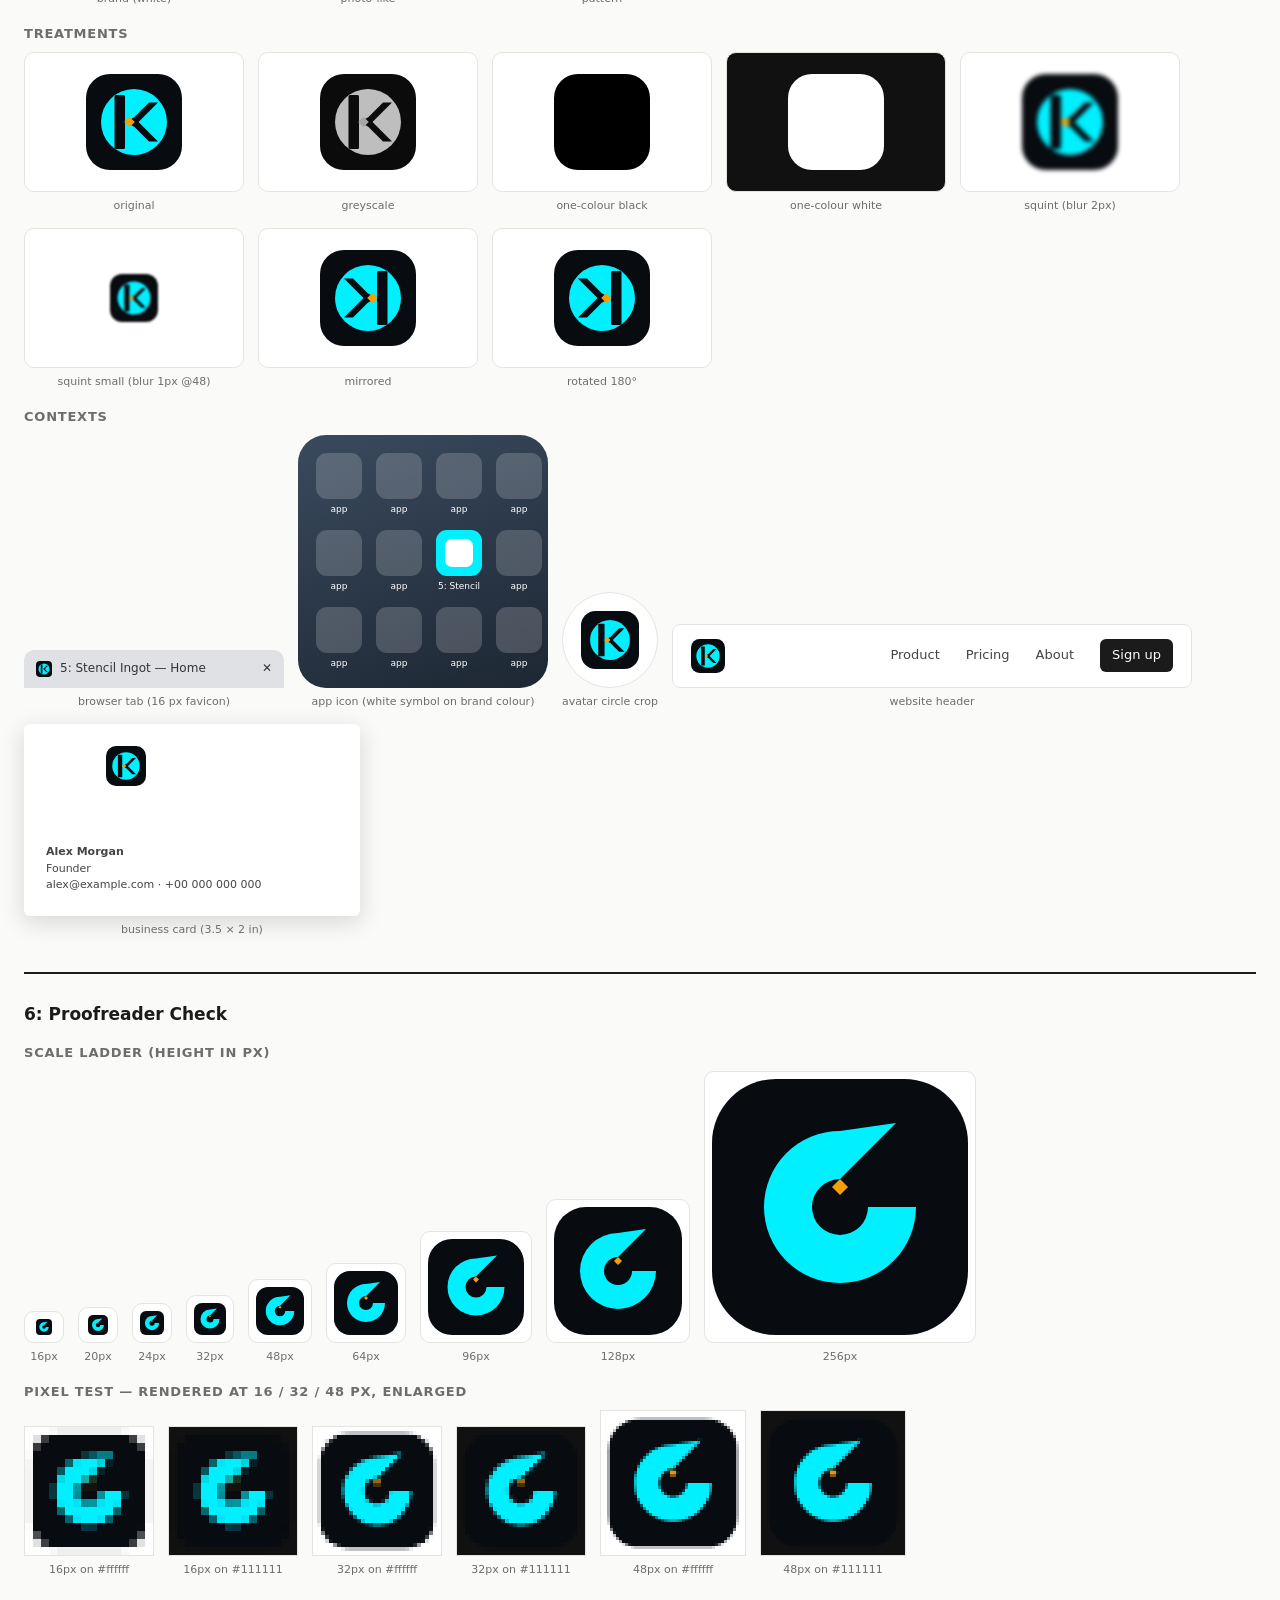
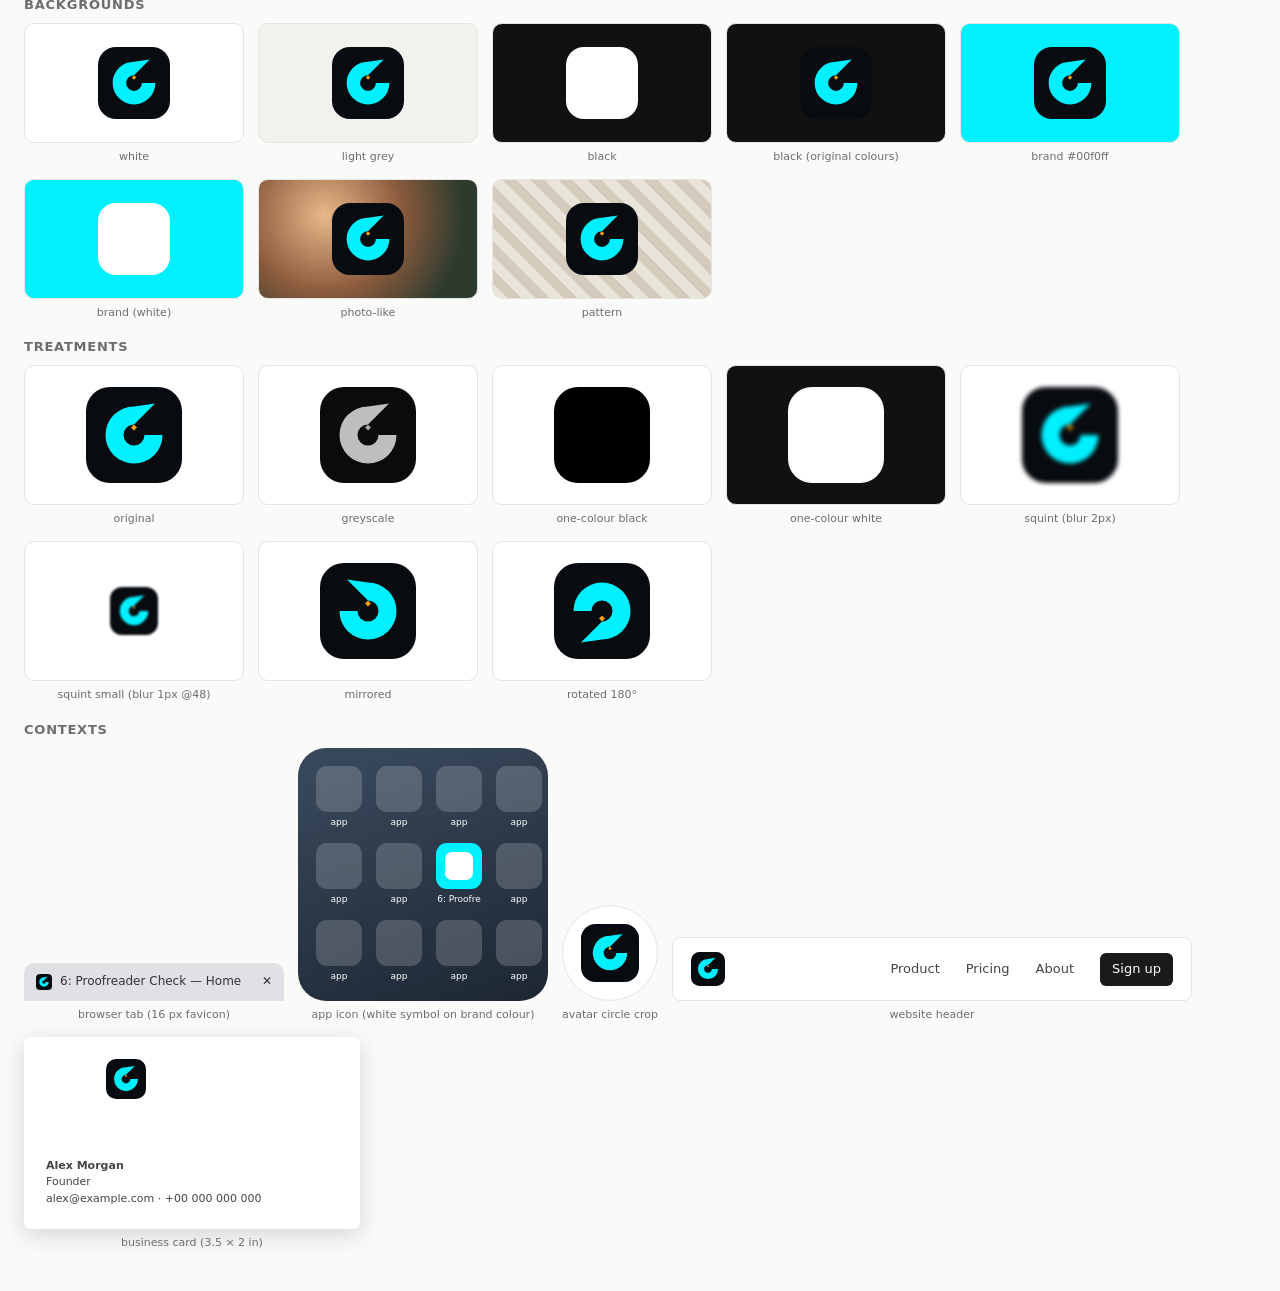
<file: server/static/concepts/elite/preview.html>
<!doctype html><html lang='en'><head><meta charset='utf-8'><title>Logo test — Klyph</title><meta name='viewport' content='width=device-width,initial-scale=1'><style>
:root{--ink:#1b1b1b;--muted:#6d6d6d;--line:#e4e4e0;--paper:#fafaf8}
*{box-sizing:border-box}body{margin:0;font:14px/1.45 system-ui,-apple-system,Segoe UI,sans-serif;color:var(--ink);background:var(--paper)}
header{padding:20px 24px;border-bottom:1px solid var(--line);background:#fff}h1{margin:0 0 4px;font-size:20px}
h2{font-size:17px;margin:28px 0 10px}h3{font-size:13px;text-transform:uppercase;letter-spacing:.06em;color:var(--muted);margin:18px 0 8px}
.wrap{padding:0 24px 40px;max-width:1400px}.row{display:flex;flex-wrap:wrap;gap:14px;align-items:flex-end}.row>.cell{flex:0 0 auto;max-width:100%}
.cell{display:flex;flex-direction:column;align-items:center;gap:6px}.cap{font-size:11px;color:var(--muted);text-align:center}
.tile{display:flex;align-items:center;justify-content:center;border-radius:10px;border:1px solid var(--line);overflow:hidden}
.checklist{background:#fff;border:1px solid var(--line);border-radius:10px;padding:12px 16px;margin-top:14px;columns:2;font-size:13px}
.checklist li{margin:2px 0}
.concept{border-top:2px solid var(--ink);margin-top:34px}
.pix canvas{image-rendering:pixelated;image-rendering:crisp-edges;border:1px solid var(--line);background:#fff}
.tab{width:260px;height:38px;background:#dfe1e5;border-radius:10px 10px 0 0;display:flex;align-items:center;gap:8px;padding:0 12px;font-size:12px;color:#333}
.tab img{width:16px;height:16px;object-fit:contain}
.phone{width:250px;padding:18px;border-radius:28px;background:linear-gradient(160deg,#3a4a5e,#1d2733);display:grid;grid-template-columns:repeat(4,1fr);gap:14px}
.app{display:flex;flex-direction:column;align-items:center;gap:4px;font-size:9px;color:#fff}
.app .ico{width:46px;height:46px;border-radius:11px;background:rgba(255,255,255,.18)}
.nav{width:520px;max-width:100%;height:64px;background:#fff;border:1px solid var(--line);border-radius:8px;display:flex;align-items:center;padding:0 18px;gap:26px;font-size:13px;color:#444}
.nav .sp{flex:1}.nav .btn{background:#1b1b1b;color:#fff;padding:7px 12px;border-radius:6px}
.card{width:336px;height:192px;border-radius:6px;box-shadow:0 6px 24px rgba(0,0,0,.15);background:#fff;padding:22px;display:flex;flex-direction:column;justify-content:space-between}
.card .t{font-size:11px;color:#444;line-height:1.5}
.avatar{width:96px;height:96px;border-radius:50%;overflow:hidden;display:flex;align-items:center;justify-content:center;border:1px solid var(--line)}
.shelf{display:grid;grid-template-columns:repeat(auto-fill,minmax(150px,1fr));gap:10px}
.shelf .cell{align-items:stretch}.shelf .tile{height:110px;width:100%;background:#fff}.shelf .me{outline:3px solid #e8505b;outline-offset:2px}
.grey img{filter:grayscale(1)}
img.mono-black{filter:brightness(0)}img.mono-white{filter:brightness(0) invert(1)}
</style></head><body><header><h1>Logo test sheet — Klyph</h1><div class='cap' style='text-align:left'>6 file(s) · brand colour #00f0ff (given). Look critically; fix what fails, then re-run.</div><ul class="checklist">
<li>Is the idea still clear at 16–24 px? Which details disappear first?</li>
<li>Does the silhouette survive the squint (blur) test?</li>
<li>Does the one-colour black version still carry the concept?</li>
<li>Does the reversed (white on dark) version look heavier? (irradiation → thin it)</li>
<li>Any unintended readings when mirrored or rotated 180°?</li>
<li>Does it hold up on the brand colour, a photo and a pattern?</li>
<li>In the favicon/app-icon tests, is the symbol optically sized and centred?</li>
<li>On the shelf: does it stand out from the references, or blend in?</li>
<li>Greyscale: do colour segments still separate by value?</li>
<li>Would you recognise it again tomorrow from memory?</li></ul></header><div class='wrap'><section><h2>Side by side</h2>
<h3>96 px</h3><div class='row'>
<div class='cell'><div class="tile" style="width:126px;height:126px;background:#fff;"><img src="[data-uri]" class="" style="height:96px;" alt=""></div><div class='cap'>1: Humanist Loop</div></div>
<div class='cell'><div class="tile" style="width:126px;height:126px;background:#fff;"><img src="[data-uri]" class="" style="height:96px;" alt=""></div><div class='cap'>2: Cadence Pulse</div></div>
<div class='cell'><div class="tile" style="width:126px;height:126px;background:#fff;"><img src="[data-uri]" class="" style="height:96px;" alt=""></div><div class='cap'>3: Quill Wing</div></div>
<div class='cell'><div class="tile" style="width:126px;height:126px;background:#fff;"><img src="[data-uri]" class="" style="height:96px;" alt=""></div><div class='cap'>4: Crystalline Prism</div></div>
<div class='cell'><div class="tile" style="width:126px;height:126px;background:#fff;"><img src="[data-uri]" class="" style="height:96px;" alt=""></div><div class='cap'>5: Stencil Ingot</div></div>
<div class='cell'><div class="tile" style="width:126px;height:126px;background:#fff;"><img src="[data-uri]" class="" style="height:96px;" alt=""></div><div class='cap'>6: Proofreader Check</div></div>
</div>
<h3>32 px</h3><div class='row'>
<div class='cell'><div class="tile" style="width:62px;height:62px;background:#fff;"><img src="[data-uri]" class="" style="height:32px;" alt=""></div><div class='cap'>1: Humanist Loop</div></div>
<div class='cell'><div class="tile" style="width:62px;height:62px;background:#fff;"><img src="[data-uri]" class="" style="height:32px;" alt=""></div><div class='cap'>2: Cadence Pulse</div></div>
<div class='cell'><div class="tile" style="width:62px;height:62px;background:#fff;"><img src="[data-uri]" class="" style="height:32px;" alt=""></div><div class='cap'>3: Quill Wing</div></div>
<div class='cell'><div class="tile" style="width:62px;height:62px;background:#fff;"><img src="[data-uri]" class="" style="height:32px;" alt=""></div><div class='cap'>4: Crystalline Prism</div></div>
<div class='cell'><div class="tile" style="width:62px;height:62px;background:#fff;"><img src="[data-uri]" class="" style="height:32px;" alt=""></div><div class='cap'>5: Stencil Ingot</div></div>
<div class='cell'><div class="tile" style="width:62px;height:62px;background:#fff;"><img src="[data-uri]" class="" style="height:32px;" alt=""></div><div class='cap'>6: Proofreader Check</div></div>
</div>
<h3>one-colour</h3><div class='row'>
<div class='cell'><div class="tile" style="width:94px;height:94px;background:#fff;"><img src="[data-uri]" class="mono-black" style="height:64px;" alt=""></div><div class='cap'>1: Humanist Loop</div></div>
<div class='cell'><div class="tile" style="width:94px;height:94px;background:#fff;"><img src="[data-uri]" class="mono-black" style="height:64px;" alt=""></div><div class='cap'>2: Cadence Pulse</div></div>
<div class='cell'><div class="tile" style="width:94px;height:94px;background:#fff;"><img src="[data-uri]" class="mono-black" style="height:64px;" alt=""></div><div class='cap'>3: Quill Wing</div></div>
<div class='cell'><div class="tile" style="width:94px;height:94px;background:#fff;"><img src="[data-uri]" class="mono-black" style="height:64px;" alt=""></div><div class='cap'>4: Crystalline Prism</div></div>
<div class='cell'><div class="tile" style="width:94px;height:94px;background:#fff;"><img src="[data-uri]" class="mono-black" style="height:64px;" alt=""></div><div class='cap'>5: Stencil Ingot</div></div>
<div class='cell'><div class="tile" style="width:94px;height:94px;background:#fff;"><img src="[data-uri]" class="mono-black" style="height:64px;" alt=""></div><div class='cap'>6: Proofreader Check</div></div>
</div>
<h3>reversed</h3><div class='row'>
<div class='cell'><div class="tile" style="width:94px;height:94px;background:#111;"><img src="[data-uri]" class="mono-white" style="height:64px;" alt=""></div><div class='cap'>1: Humanist Loop</div></div>
<div class='cell'><div class="tile" style="width:94px;height:94px;background:#111;"><img src="[data-uri]" class="mono-white" style="height:64px;" alt=""></div><div class='cap'>2: Cadence Pulse</div></div>
<div class='cell'><div class="tile" style="width:94px;height:94px;background:#111;"><img src="[data-uri]" class="mono-white" style="height:64px;" alt=""></div><div class='cap'>3: Quill Wing</div></div>
<div class='cell'><div class="tile" style="width:94px;height:94px;background:#111;"><img src="[data-uri]" class="mono-white" style="height:64px;" alt=""></div><div class='cap'>4: Crystalline Prism</div></div>
<div class='cell'><div class="tile" style="width:94px;height:94px;background:#111;"><img src="[data-uri]" class="mono-white" style="height:64px;" alt=""></div><div class='cap'>5: Stencil Ingot</div></div>
<div class='cell'><div class="tile" style="width:94px;height:94px;background:#111;"><img src="[data-uri]" class="mono-white" style="height:64px;" alt=""></div><div class='cap'>6: Proofreader Check</div></div>
</div>
</section><section class="concept"><h2>1: Humanist Loop</h2>
<h3>Scale ladder (height in px)</h3><div class='row'>
<div class='cell'><div class="tile" style="width:40px;height:32px;background:#fff;"><img src="[data-uri]" class="" style="height:16px;" alt=""></div><div class='cap'>16px</div></div>
<div class='cell'><div class="tile" style="width:40px;height:36px;background:#fff;"><img src="[data-uri]" class="" style="height:20px;" alt=""></div><div class='cap'>20px</div></div>
<div class='cell'><div class="tile" style="width:40px;height:40px;background:#fff;"><img src="[data-uri]" class="" style="height:24px;" alt=""></div><div class='cap'>24px</div></div>
<div class='cell'><div class="tile" style="width:48px;height:48px;background:#fff;"><img src="[data-uri]" class="" style="height:32px;" alt=""></div><div class='cap'>32px</div></div>
<div class='cell'><div class="tile" style="width:64px;height:64px;background:#fff;"><img src="[data-uri]" class="" style="height:48px;" alt=""></div><div class='cap'>48px</div></div>
<div class='cell'><div class="tile" style="width:80px;height:80px;background:#fff;"><img src="[data-uri]" class="" style="height:64px;" alt=""></div><div class='cap'>64px</div></div>
<div class='cell'><div class="tile" style="width:112px;height:112px;background:#fff;"><img src="[data-uri]" class="" style="height:96px;" alt=""></div><div class='cap'>96px</div></div>
<div class='cell'><div class="tile" style="width:144px;height:144px;background:#fff;"><img src="[data-uri]" class="" style="height:128px;" alt=""></div><div class='cap'>128px</div></div>
<div class='cell'><div class="tile" style="width:272px;height:272px;background:#fff;"><img src="[data-uri]" class="" style="height:256px;" alt=""></div><div class='cap'>256px</div></div>
</div>
<h3>Pixel test — rendered at 16 / 32 / 48 px, enlarged</h3><div class='row pix'>
<div class='cell'><canvas data-src='[data-uri]' data-n='16' data-k='8' data-bg='#ffffff'></canvas><div class='cap'>16px on #ffffff</div></div>
<div class='cell'><canvas data-src='[data-uri]' data-n='16' data-k='8' data-bg='#111111'></canvas><div class='cap'>16px on #111111</div></div>
<div class='cell'><canvas data-src='[data-uri]' data-n='32' data-k='4' data-bg='#ffffff'></canvas><div class='cap'>32px on #ffffff</div></div>
<div class='cell'><canvas data-src='[data-uri]' data-n='32' data-k='4' data-bg='#111111'></canvas><div class='cap'>32px on #111111</div></div>
<div class='cell'><canvas data-src='[data-uri]' data-n='48' data-k='3' data-bg='#ffffff'></canvas><div class='cap'>48px on #ffffff</div></div>
<div class='cell'><canvas data-src='[data-uri]' data-n='48' data-k='3' data-bg='#111111'></canvas><div class='cap'>48px on #111111</div></div>
</div>
<h3>Backgrounds</h3><div class='row'>
<div class='cell'><div class="tile" style="width:220px;height:120px;background:#ffffff;"><img src="[data-uri]" class="" style="height:72px;max-width:200px;" alt=""></div><div class='cap'>white</div></div>
<div class='cell'><div class="tile" style="width:220px;height:120px;background:#f1f1ee;"><img src="[data-uri]" class="" style="height:72px;max-width:200px;" alt=""></div><div class='cap'>light grey</div></div>
<div class='cell'><div class="tile" style="width:220px;height:120px;background:#111111;"><img src="[data-uri]" class="mono-white" style="height:72px;max-width:200px;" alt=""></div><div class='cap'>black</div></div>
<div class='cell'><div class="tile" style="width:220px;height:120px;background:#111111;"><img src="[data-uri]" class="" style="height:72px;max-width:200px;" alt=""></div><div class='cap'>black (original colours)</div></div>
<div class='cell'><div class="tile" style="width:220px;height:120px;background:#00f0ff;"><img src="[data-uri]" class="" style="height:72px;max-width:200px;" alt=""></div><div class='cap'>brand #00f0ff</div></div>
<div class='cell'><div class="tile" style="width:220px;height:120px;background:#00f0ff;"><img src="[data-uri]" class="mono-white" style="height:72px;max-width:200px;" alt=""></div><div class='cap'>brand (white)</div></div>
<div class='cell'><div class="tile" style="width:220px;height:120px;background:radial-gradient(circle at 30% 30%,#e7b889,#8a5a3c 45%,#2d3b2f 80%);"><img src="[data-uri]" class="" style="height:72px;max-width:200px;" alt=""></div><div class='cap'>photo-like</div></div>
<div class='cell'><div class="tile" style="width:220px;height:120px;background:repeating-linear-gradient(45deg,#e9e4da 0 10px,#d4cbbd 10px 20px);"><img src="[data-uri]" class="" style="height:72px;max-width:200px;" alt=""></div><div class='cap'>pattern</div></div>
</div>
<h3>Treatments</h3><div class='row'>
<div class='cell'><div class="tile" style="width:220px;height:140px;background:#fff;"><img src="[data-uri]" class="" style="height:96px;max-width:200px;" alt=""></div><div class='cap'>original</div></div>
<div class='cell'><div class="tile" style="width:220px;height:140px;background:#fff;"><img src="[data-uri]" class="" style="height:96px;max-width:200px;filter:grayscale(1)" alt=""></div><div class='cap'>greyscale</div></div>
<div class='cell'><div class="tile" style="width:220px;height:140px;background:#fff;"><img src="[data-uri]" class="mono-black" style="height:96px;max-width:200px;" alt=""></div><div class='cap'>one-colour black</div></div>
<div class='cell'><div class="tile" style="width:220px;height:140px;background:#111;"><img src="[data-uri]" class="mono-white" style="height:96px;max-width:200px;" alt=""></div><div class='cap'>one-colour white</div></div>
<div class='cell'><div class="tile" style="width:220px;height:140px;background:#fff;"><img src="[data-uri]" class="" style="height:96px;max-width:200px;filter:blur(2px)" alt=""></div><div class='cap'>squint (blur 2px)</div></div>
<div class='cell'><div class="tile" style="width:220px;height:140px;background:#fff;"><img src="[data-uri]" class="" style="height:48px;max-width:200px;filter:blur(1px)" alt=""></div><div class='cap'>squint small (blur 1px @48)</div></div>
<div class='cell'><div class="tile" style="width:220px;height:140px;background:#fff;"><img src="[data-uri]" class="" style="height:96px;max-width:200px;transform:scaleX(-1)" alt=""></div><div class='cap'>mirrored</div></div>
<div class='cell'><div class="tile" style="width:220px;height:140px;background:#fff;"><img src="[data-uri]" class="" style="height:96px;max-width:200px;transform:rotate(180deg)" alt=""></div><div class='cap'>rotated 180°</div></div>
</div>
<h3>Contexts</h3><div class='row'>
<div class='cell'><div class='tab'><img src="[data-uri]" class="" style="" alt=""><span>1: Humanist Loop — Home</span><span style='margin-left:auto'>✕</span></div><div class='cap'>browser tab (16 px favicon)</div></div>
<div class='cell'><div class='phone'><div class='app'><div class='ico'></div>app</div><div class='app'><div class='ico'></div>app</div><div class='app'><div class='ico'></div>app</div><div class='app'><div class='ico'></div>app</div><div class='app'><div class='ico'></div>app</div><div class='app'><div class='ico'></div>app</div><div class='app'><div class='ico' style='background:#00f0ff;display:flex;align-items:center;justify-content:center'><img src="[data-uri]" class="mono-white" style="height:28px;max-width:30px;" alt=""></div>1: Humanis</div><div class='app'><div class='ico'></div>app</div><div class='app'><div class='ico'></div>app</div><div class='app'><div class='ico'></div>app</div><div class='app'><div class='ico'></div>app</div><div class='app'><div class='ico'></div>app</div></div><div class='cap'>app icon (white symbol on brand colour)</div></div>
<div class='cell'><div class='avatar' style='background:#fff'><img src="[data-uri]" class="" style="height:58px;max-width:70px;" alt=""></div><div class='cap'>avatar circle crop</div></div>
<div class='cell'><div class='nav'><img src="[data-uri]" class="" style="height:34px;max-width:180px;" alt=""><span class='sp'></span><span>Product</span><span>Pricing</span><span>About</span><span class='btn'>Sign up</span></div><div class='cap'>website header</div></div>
<div class='cell'><div class='card'><img src="[data-uri]" class="" style="height:40px;max-width:160px;" alt=""><div class='t'><b>Alex Morgan</b><br>Founder<br>alex@example.com · +00 000 000 000</div></div><div class='cap'>business card (3.5 × 2 in)</div></div>
</div></section><section class="concept"><h2>2: Cadence Pulse</h2>
<h3>Scale ladder (height in px)</h3><div class='row'>
<div class='cell'><div class="tile" style="width:40px;height:32px;background:#fff;"><img src="[data-uri]" class="" style="height:16px;" alt=""></div><div class='cap'>16px</div></div>
<div class='cell'><div class="tile" style="width:40px;height:36px;background:#fff;"><img src="[data-uri]" class="" style="height:20px;" alt=""></div><div class='cap'>20px</div></div>
<div class='cell'><div class="tile" style="width:40px;height:40px;background:#fff;"><img src="[data-uri]" class="" style="height:24px;" alt=""></div><div class='cap'>24px</div></div>
<div class='cell'><div class="tile" style="width:48px;height:48px;background:#fff;"><img src="[data-uri]" class="" style="height:32px;" alt=""></div><div class='cap'>32px</div></div>
<div class='cell'><div class="tile" style="width:64px;height:64px;background:#fff;"><img src="[data-uri]" class="" style="height:48px;" alt=""></div><div class='cap'>48px</div></div>
<div class='cell'><div class="tile" style="width:80px;height:80px;background:#fff;"><img src="[data-uri]" class="" style="height:64px;" alt=""></div><div class='cap'>64px</div></div>
<div class='cell'><div class="tile" style="width:112px;height:112px;background:#fff;"><img src="[data-uri]" class="" style="height:96px;" alt=""></div><div class='cap'>96px</div></div>
<div class='cell'><div class="tile" style="width:144px;height:144px;background:#fff;"><img src="[data-uri]" class="" style="height:128px;" alt=""></div><div class='cap'>128px</div></div>
<div class='cell'><div class="tile" style="width:272px;height:272px;background:#fff;"><img src="[data-uri]" class="" style="height:256px;" alt=""></div><div class='cap'>256px</div></div>
</div>
<h3>Pixel test — rendered at 16 / 32 / 48 px, enlarged</h3><div class='row pix'>
<div class='cell'><canvas data-src='[data-uri]' data-n='16' data-k='8' data-bg='#ffffff'></canvas><div class='cap'>16px on #ffffff</div></div>
<div class='cell'><canvas data-src='[data-uri]' data-n='16' data-k='8' data-bg='#111111'></canvas><div class='cap'>16px on #111111</div></div>
<div class='cell'><canvas data-src='[data-uri]' data-n='32' data-k='4' data-bg='#ffffff'></canvas><div class='cap'>32px on #ffffff</div></div>
<div class='cell'><canvas data-src='[data-uri]' data-n='32' data-k='4' data-bg='#111111'></canvas><div class='cap'>32px on #111111</div></div>
<div class='cell'><canvas data-src='[data-uri]' data-n='48' data-k='3' data-bg='#ffffff'></canvas><div class='cap'>48px on #ffffff</div></div>
<div class='cell'><canvas data-src='[data-uri]' data-n='48' data-k='3' data-bg='#111111'></canvas><div class='cap'>48px on #111111</div></div>
</div>
<h3>Backgrounds</h3><div class='row'>
<div class='cell'><div class="tile" style="width:220px;height:120px;background:#ffffff;"><img src="[data-uri]" class="" style="height:72px;max-width:200px;" alt=""></div><div class='cap'>white</div></div>
<div class='cell'><div class="tile" style="width:220px;height:120px;background:#f1f1ee;"><img src="[data-uri]" class="" style="height:72px;max-width:200px;" alt=""></div><div class='cap'>light grey</div></div>
<div class='cell'><div class="tile" style="width:220px;height:120px;background:#111111;"><img src="[data-uri]" class="mono-white" style="height:72px;max-width:200px;" alt=""></div><div class='cap'>black</div></div>
<div class='cell'><div class="tile" style="width:220px;height:120px;background:#111111;"><img src="[data-uri]" class="" style="height:72px;max-width:200px;" alt=""></div><div class='cap'>black (original colours)</div></div>
<div class='cell'><div class="tile" style="width:220px;height:120px;background:#00f0ff;"><img src="[data-uri]" class="" style="height:72px;max-width:200px;" alt=""></div><div class='cap'>brand #00f0ff</div></div>
<div class='cell'><div class="tile" style="width:220px;height:120px;background:#00f0ff;"><img src="[data-uri]" class="mono-white" style="height:72px;max-width:200px;" alt=""></div><div class='cap'>brand (white)</div></div>
<div class='cell'><div class="tile" style="width:220px;height:120px;background:radial-gradient(circle at 30% 30%,#e7b889,#8a5a3c 45%,#2d3b2f 80%);"><img src="[data-uri]" class="" style="height:72px;max-width:200px;" alt=""></div><div class='cap'>photo-like</div></div>
<div class='cell'><div class="tile" style="width:220px;height:120px;background:repeating-linear-gradient(45deg,#e9e4da 0 10px,#d4cbbd 10px 20px);"><img src="[data-uri]" class="" style="height:72px;max-width:200px;" alt=""></div><div class='cap'>pattern</div></div>
</div>
<h3>Treatments</h3><div class='row'>
<div class='cell'><div class="tile" style="width:220px;height:140px;background:#fff;"><img src="[data-uri]" class="" style="height:96px;max-width:200px;" alt=""></div><div class='cap'>original</div></div>
<div class='cell'><div class="tile" style="width:220px;height:140px;background:#fff;"><img src="[data-uri]" class="" style="height:96px;max-width:200px;filter:grayscale(1)" alt=""></div><div class='cap'>greyscale</div></div>
<div class='cell'><div class="tile" style="width:220px;height:140px;background:#fff;"><img src="[data-uri]" class="mono-black" style="height:96px;max-width:200px;" alt=""></div><div class='cap'>one-colour black</div></div>
<div class='cell'><div class="tile" style="width:220px;height:140px;background:#111;"><img src="[data-uri]" class="mono-white" style="height:96px;max-width:200px;" alt=""></div><div class='cap'>one-colour white</div></div>
<div class='cell'><div class="tile" style="width:220px;height:140px;background:#fff;"><img src="[data-uri]" class="" style="height:96px;max-width:200px;filter:blur(2px)" alt=""></div><div class='cap'>squint (blur 2px)</div></div>
<div class='cell'><div class="tile" style="width:220px;height:140px;background:#fff;"><img src="[data-uri]" class="" style="height:48px;max-width:200px;filter:blur(1px)" alt=""></div><div class='cap'>squint small (blur 1px @48)</div></div>
<div class='cell'><div class="tile" style="width:220px;height:140px;background:#fff;"><img src="[data-uri]" class="" style="height:96px;max-width:200px;transform:scaleX(-1)" alt=""></div><div class='cap'>mirrored</div></div>
<div class='cell'><div class="tile" style="width:220px;height:140px;background:#fff;"><img src="[data-uri]" class="" style="height:96px;max-width:200px;transform:rotate(180deg)" alt=""></div><div class='cap'>rotated 180°</div></div>
</div>
<h3>Contexts</h3><div class='row'>
<div class='cell'><div class='tab'><img src="[data-uri]" class="" style="" alt=""><span>2: Cadence Pulse — Home</span><span style='margin-left:auto'>✕</span></div><div class='cap'>browser tab (16 px favicon)</div></div>
<div class='cell'><div class='phone'><div class='app'><div class='ico'></div>app</div><div class='app'><div class='ico'></div>app</div><div class='app'><div class='ico'></div>app</div><div class='app'><div class='ico'></div>app</div><div class='app'><div class='ico'></div>app</div><div class='app'><div class='ico'></div>app</div><div class='app'><div class='ico' style='background:#00f0ff;display:flex;align-items:center;justify-content:center'><img src="[data-uri]" class="mono-white" style="height:28px;max-width:30px;" alt=""></div>2: Cadence</div><div class='app'><div class='ico'></div>app</div><div class='app'><div class='ico'></div>app</div><div class='app'><div class='ico'></div>app</div><div class='app'><div class='ico'></div>app</div><div class='app'><div class='ico'></div>app</div></div><div class='cap'>app icon (white symbol on brand colour)</div></div>
<div class='cell'><div class='avatar' style='background:#fff'><img src="[data-uri]" class="" style="height:58px;max-width:70px;" alt=""></div><div class='cap'>avatar circle crop</div></div>
<div class='cell'><div class='nav'><img src="[data-uri]" class="" style="height:34px;max-width:180px;" alt=""><span class='sp'></span><span>Product</span><span>Pricing</span><span>About</span><span class='btn'>Sign up</span></div><div class='cap'>website header</div></div>
<div class='cell'><div class='card'><img src="[data-uri]" class="" style="height:40px;max-width:160px;" alt=""><div class='t'><b>Alex Morgan</b><br>Founder<br>alex@example.com · +00 000 000 000</div></div><div class='cap'>business card (3.5 × 2 in)</div></div>
</div></section><section class="concept"><h2>3: Quill Wing</h2>
<h3>Scale ladder (height in px)</h3><div class='row'>
<div class='cell'><div class="tile" style="width:40px;height:32px;background:#fff;"><img src="[data-uri]" class="" style="height:16px;" alt=""></div><div class='cap'>16px</div></div>
<div class='cell'><div class="tile" style="width:40px;height:36px;background:#fff;"><img src="[data-uri]" class="" style="height:20px;" alt=""></div><div class='cap'>20px</div></div>
<div class='cell'><div class="tile" style="width:40px;height:40px;background:#fff;"><img src="[data-uri]" class="" style="height:24px;" alt=""></div><div class='cap'>24px</div></div>
<div class='cell'><div class="tile" style="width:48px;height:48px;background:#fff;"><img src="[data-uri]" class="" style="height:32px;" alt=""></div><div class='cap'>32px</div></div>
<div class='cell'><div class="tile" style="width:64px;height:64px;background:#fff;"><img src="[data-uri]" class="" style="height:48px;" alt=""></div><div class='cap'>48px</div></div>
<div class='cell'><div class="tile" style="width:80px;height:80px;background:#fff;"><img src="[data-uri]" class="" style="height:64px;" alt=""></div><div class='cap'>64px</div></div>
<div class='cell'><div class="tile" style="width:112px;height:112px;background:#fff;"><img src="[data-uri]" class="" style="height:96px;" alt=""></div><div class='cap'>96px</div></div>
<div class='cell'><div class="tile" style="width:144px;height:144px;background:#fff;"><img src="[data-uri]" class="" style="height:128px;" alt=""></div><div class='cap'>128px</div></div>
<div class='cell'><div class="tile" style="width:272px;height:272px;background:#fff;"><img src="[data-uri]" class="" style="height:256px;" alt=""></div><div class='cap'>256px</div></div>
</div>
<h3>Pixel test — rendered at 16 / 32 / 48 px, enlarged</h3><div class='row pix'>
<div class='cell'><canvas data-src='[data-uri]' data-n='16' data-k='8' data-bg='#ffffff'></canvas><div class='cap'>16px on #ffffff</div></div>
<div class='cell'><canvas data-src='[data-uri]' data-n='16' data-k='8' data-bg='#111111'></canvas><div class='cap'>16px on #111111</div></div>
<div class='cell'><canvas data-src='[data-uri]' data-n='32' data-k='4' data-bg='#ffffff'></canvas><div class='cap'>32px on #ffffff</div></div>
<div class='cell'><canvas data-src='[data-uri]' data-n='32' data-k='4' data-bg='#111111'></canvas><div class='cap'>32px on #111111</div></div>
<div class='cell'><canvas data-src='[data-uri]' data-n='48' data-k='3' data-bg='#ffffff'></canvas><div class='cap'>48px on #ffffff</div></div>
<div class='cell'><canvas data-src='[data-uri]' data-n='48' data-k='3' data-bg='#111111'></canvas><div class='cap'>48px on #111111</div></div>
</div>
<h3>Backgrounds</h3><div class='row'>
<div class='cell'><div class="tile" style="width:220px;height:120px;background:#ffffff;"><img src="[data-uri]" class="" style="height:72px;max-width:200px;" alt=""></div><div class='cap'>white</div></div>
<div class='cell'><div class="tile" style="width:220px;height:120px;background:#f1f1ee;"><img src="[data-uri]" class="" style="height:72px;max-width:200px;" alt=""></div><div class='cap'>light grey</div></div>
<div class='cell'><div class="tile" style="width:220px;height:120px;background:#111111;"><img src="[data-uri]" class="mono-white" style="height:72px;max-width:200px;" alt=""></div><div class='cap'>black</div></div>
<div class='cell'><div class="tile" style="width:220px;height:120px;background:#111111;"><img src="[data-uri]" class="" style="height:72px;max-width:200px;" alt=""></div><div class='cap'>black (original colours)</div></div>
<div class='cell'><div class="tile" style="width:220px;height:120px;background:#00f0ff;"><img src="[data-uri]" class="" style="height:72px;max-width:200px;" alt=""></div><div class='cap'>brand #00f0ff</div></div>
<div class='cell'><div class="tile" style="width:220px;height:120px;background:#00f0ff;"><img src="[data-uri]" class="mono-white" style="height:72px;max-width:200px;" alt=""></div><div class='cap'>brand (white)</div></div>
<div class='cell'><div class="tile" style="width:220px;height:120px;background:radial-gradient(circle at 30% 30%,#e7b889,#8a5a3c 45%,#2d3b2f 80%);"><img src="[data-uri]" class="" style="height:72px;max-width:200px;" alt=""></div><div class='cap'>photo-like</div></div>
<div class='cell'><div class="tile" style="width:220px;height:120px;background:repeating-linear-gradient(45deg,#e9e4da 0 10px,#d4cbbd 10px 20px);"><img src="[data-uri]" class="" style="height:72px;max-width:200px;" alt=""></div><div class='cap'>pattern</div></div>
</div>
<h3>Treatments</h3><div class='row'>
<div class='cell'><div class="tile" style="width:220px;height:140px;background:#fff;"><img src="[data-uri]" class="" style="height:96px;max-width:200px;" alt=""></div><div class='cap'>original</div></div>
<div class='cell'><div class="tile" style="width:220px;height:140px;background:#fff;"><img src="[data-uri]" class="" style="height:96px;max-width:200px;filter:grayscale(1)" alt=""></div><div class='cap'>greyscale</div></div>
<div class='cell'><div class="tile" style="width:220px;height:140px;background:#fff;"><img src="[data-uri]" class="mono-black" style="height:96px;max-width:200px;" alt=""></div><div class='cap'>one-colour black</div></div>
<div class='cell'><div class="tile" style="width:220px;height:140px;background:#111;"><img src="[data-uri]" class="mono-white" style="height:96px;max-width:200px;" alt=""></div><div class='cap'>one-colour white</div></div>
<div class='cell'><div class="tile" style="width:220px;height:140px;background:#fff;"><img src="[data-uri]" class="" style="height:96px;max-width:200px;filter:blur(2px)" alt=""></div><div class='cap'>squint (blur 2px)</div></div>
<div class='cell'><div class="tile" style="width:220px;height:140px;background:#fff;"><img src="[data-uri]" class="" style="height:48px;max-width:200px;filter:blur(1px)" alt=""></div><div class='cap'>squint small (blur 1px @48)</div></div>
<div class='cell'><div class="tile" style="width:220px;height:140px;background:#fff;"><img src="[data-uri]" class="" style="height:96px;max-width:200px;transform:scaleX(-1)" alt=""></div><div class='cap'>mirrored</div></div>
<div class='cell'><div class="tile" style="width:220px;height:140px;background:#fff;"><img src="[data-uri]" class="" style="height:96px;max-width:200px;transform:rotate(180deg)" alt=""></div><div class='cap'>rotated 180°</div></div>
</div>
<h3>Contexts</h3><div class='row'>
<div class='cell'><div class='tab'><img src="[data-uri]" class="" style="" alt=""><span>3: Quill Wing — Home</span><span style='margin-left:auto'>✕</span></div><div class='cap'>browser tab (16 px favicon)</div></div>
<div class='cell'><div class='phone'><div class='app'><div class='ico'></div>app</div><div class='app'><div class='ico'></div>app</div><div class='app'><div class='ico'></div>app</div><div class='app'><div class='ico'></div>app</div><div class='app'><div class='ico'></div>app</div><div class='app'><div class='ico'></div>app</div><div class='app'><div class='ico' style='background:#00f0ff;display:flex;align-items:center;justify-content:center'><img src="[data-uri]" class="mono-white" style="height:28px;max-width:30px;" alt=""></div>3: Quill W</div><div class='app'><div class='ico'></div>app</div><div class='app'><div class='ico'></div>app</div><div class='app'><div class='ico'></div>app</div><div class='app'><div class='ico'></div>app</div><div class='app'><div class='ico'></div>app</div></div><div class='cap'>app icon (white symbol on brand colour)</div></div>
<div class='cell'><div class='avatar' style='background:#fff'><img src="[data-uri]" class="" style="height:58px;max-width:70px;" alt=""></div><div class='cap'>avatar circle crop</div></div>
<div class='cell'><div class='nav'><img src="[data-uri]" class="" style="height:34px;max-width:180px;" alt=""><span class='sp'></span><span>Product</span><span>Pricing</span><span>About</span><span class='btn'>Sign up</span></div><div class='cap'>website header</div></div>
<div class='cell'><div class='card'><img src="[data-uri]" class="" style="height:40px;max-width:160px;" alt=""><div class='t'><b>Alex Morgan</b><br>Founder<br>alex@example.com · +00 000 000 000</div></div><div class='cap'>business card (3.5 × 2 in)</div></div>
</div></section><section class="concept"><h2>4: Crystalline Prism</h2>
<h3>Scale ladder (height in px)</h3><div class='row'>
<div class='cell'><div class="tile" style="width:40px;height:32px;background:#fff;"><img src="[data-uri]" class="" style="height:16px;" alt=""></div><div class='cap'>16px</div></div>
<div class='cell'><div class="tile" style="width:40px;height:36px;background:#fff;"><img src="[data-uri]" class="" style="height:20px;" alt=""></div><div class='cap'>20px</div></div>
<div class='cell'><div class="tile" style="width:40px;height:40px;background:#fff;"><img src="[data-uri]" class="" style="height:24px;" alt=""></div><div class='cap'>24px</div></div>
<div class='cell'><div class="tile" style="width:48px;height:48px;background:#fff;"><img src="[data-uri]" class="" style="height:32px;" alt=""></div><div class='cap'>32px</div></div>
<div class='cell'><div class="tile" style="width:64px;height:64px;background:#fff;"><img src="[data-uri]" class="" style="height:48px;" alt=""></div><div class='cap'>48px</div></div>
<div class='cell'><div class="tile" style="width:80px;height:80px;background:#fff;"><img src="[data-uri]" class="" style="height:64px;" alt=""></div><div class='cap'>64px</div></div>
<div class='cell'><div class="tile" style="width:112px;height:112px;background:#fff;"><img src="[data-uri]" class="" style="height:96px;" alt=""></div><div class='cap'>96px</div></div>
<div class='cell'><div class="tile" style="width:144px;height:144px;background:#fff;"><img src="[data-uri]" class="" style="height:128px;" alt=""></div><div class='cap'>128px</div></div>
<div class='cell'><div class="tile" style="width:272px;height:272px;background:#fff;"><img src="[data-uri]" class="" style="height:256px;" alt=""></div><div class='cap'>256px</div></div>
</div>
<h3>Pixel test — rendered at 16 / 32 / 48 px, enlarged</h3><div class='row pix'>
<div class='cell'><canvas data-src='[data-uri]' data-n='16' data-k='8' data-bg='#ffffff'></canvas><div class='cap'>16px on #ffffff</div></div>
<div class='cell'><canvas data-src='[data-uri]' data-n='16' data-k='8' data-bg='#111111'></canvas><div class='cap'>16px on #111111</div></div>
<div class='cell'><canvas data-src='[data-uri]' data-n='32' data-k='4' data-bg='#ffffff'></canvas><div class='cap'>32px on #ffffff</div></div>
<div class='cell'><canvas data-src='[data-uri]' data-n='32' data-k='4' data-bg='#111111'></canvas><div class='cap'>32px on #111111</div></div>
<div class='cell'><canvas data-src='[data-uri]' data-n='48' data-k='3' data-bg='#ffffff'></canvas><div class='cap'>48px on #ffffff</div></div>
<div class='cell'><canvas data-src='[data-uri]' data-n='48' data-k='3' data-bg='#111111'></canvas><div class='cap'>48px on #111111</div></div>
</div>
<h3>Backgrounds</h3><div class='row'>
<div class='cell'><div class="tile" style="width:220px;height:120px;background:#ffffff;"><img src="[data-uri]" class="" style="height:72px;max-width:200px;" alt=""></div><div class='cap'>white</div></div>
<div class='cell'><div class="tile" style="width:220px;height:120px;background:#f1f1ee;"><img src="[data-uri]" class="" style="height:72px;max-width:200px;" alt=""></div><div class='cap'>light grey</div></div>
<div class='cell'><div class="tile" style="width:220px;height:120px;background:#111111;"><img src="[data-uri]" class="mono-white" style="height:72px;max-width:200px;" alt=""></div><div class='cap'>black</div></div>
<div class='cell'><div class="tile" style="width:220px;height:120px;background:#111111;"><img src="[data-uri]" class="" style="height:72px;max-width:200px;" alt=""></div><div class='cap'>black (original colours)</div></div>
<div class='cell'><div class="tile" style="width:220px;height:120px;background:#00f0ff;"><img src="[data-uri]" class="" style="height:72px;max-width:200px;" alt=""></div><div class='cap'>brand #00f0ff</div></div>
<div class='cell'><div class="tile" style="width:220px;height:120px;background:#00f0ff;"><img src="[data-uri]" class="mono-white" style="height:72px;max-width:200px;" alt=""></div><div class='cap'>brand (white)</div></div>
<div class='cell'><div class="tile" style="width:220px;height:120px;background:radial-gradient(circle at 30% 30%,#e7b889,#8a5a3c 45%,#2d3b2f 80%);"><img src="[data-uri]" class="" style="height:72px;max-width:200px;" alt=""></div><div class='cap'>photo-like</div></div>
<div class='cell'><div class="tile" style="width:220px;height:120px;background:repeating-linear-gradient(45deg,#e9e4da 0 10px,#d4cbbd 10px 20px);"><img src="[data-uri]" class="" style="height:72px;max-width:200px;" alt=""></div><div class='cap'>pattern</div></div>
</div>
<h3>Treatments</h3><div class='row'>
<div class='cell'><div class="tile" style="width:220px;height:140px;background:#fff;"><img src="[data-uri]" class="" style="height:96px;max-width:200px;" alt=""></div><div class='cap'>original</div></div>
<div class='cell'><div class="tile" style="width:220px;height:140px;background:#fff;"><img src="[data-uri]" class="" style="height:96px;max-width:200px;filter:grayscale(1)" alt=""></div><div class='cap'>greyscale</div></div>
<div class='cell'><div class="tile" style="width:220px;height:140px;background:#fff;"><img src="[data-uri]" class="mono-black" style="height:96px;max-width:200px;" alt=""></div><div class='cap'>one-colour black</div></div>
<div class='cell'><div class="tile" style="width:220px;height:140px;background:#111;"><img src="[data-uri]" class="mono-white" style="height:96px;max-width:200px;" alt=""></div><div class='cap'>one-colour white</div></div>
<div class='cell'><div class="tile" style="width:220px;height:140px;background:#fff;"><img src="[data-uri]" class="" style="height:96px;max-width:200px;filter:blur(2px)" alt=""></div><div class='cap'>squint (blur 2px)</div></div>
<div class='cell'><div class="tile" style="width:220px;height:140px;background:#fff;"><img src="[data-uri]" class="" style="height:48px;max-width:200px;filter:blur(1px)" alt=""></div><div class='cap'>squint small (blur 1px @48)</div></div>
<div class='cell'><div class="tile" style="width:220px;height:140px;background:#fff;"><img src="[data-uri]" class="" style="height:96px;max-width:200px;transform:scaleX(-1)" alt=""></div><div class='cap'>mirrored</div></div>
<div class='cell'><div class="tile" style="width:220px;height:140px;background:#fff;"><img src="[data-uri]" class="" style="height:96px;max-width:200px;transform:rotate(180deg)" alt=""></div><div class='cap'>rotated 180°</div></div>
</div>
<h3>Contexts</h3><div class='row'>
<div class='cell'><div class='tab'><img src="[data-uri]" class="" style="" alt=""><span>4: Crystalline Prism — Home</span><span style='margin-left:auto'>✕</span></div><div class='cap'>browser tab (16 px favicon)</div></div>
<div class='cell'><div class='phone'><div class='app'><div class='ico'></div>app</div><div class='app'><div class='ico'></div>app</div><div class='app'><div class='ico'></div>app</div><div class='app'><div class='ico'></div>app</div><div class='app'><div class='ico'></div>app</div><div class='app'><div class='ico'></div>app</div><div class='app'><div class='ico' style='background:#00f0ff;display:flex;align-items:center;justify-content:center'><img src="[data-uri]" class="mono-white" style="height:28px;max-width:30px;" alt=""></div>4: Crystal</div><div class='app'><div class='ico'></div>app</div><div class='app'><div class='ico'></div>app</div><div class='app'><div class='ico'></div>app</div><div class='app'><div class='ico'></div>app</div><div class='app'><div class='ico'></div>app</div></div><div class='cap'>app icon (white symbol on brand colour)</div></div>
<div class='cell'><div class='avatar' style='background:#fff'><img src="[data-uri]" class="" style="height:58px;max-width:70px;" alt=""></div><div class='cap'>avatar circle crop</div></div>
<div class='cell'><div class='nav'><img src="[data-uri]" class="" style="height:34px;max-width:180px;" alt=""><span class='sp'></span><span>Product</span><span>Pricing</span><span>About</span><span class='btn'>Sign up</span></div><div class='cap'>website header</div></div>
<div class='cell'><div class='card'><img src="[data-uri]" class="" style="height:40px;max-width:160px;" alt=""><div class='t'><b>Alex Morgan</b><br>Founder<br>alex@example.com · +00 000 000 000</div></div><div class='cap'>business card (3.5 × 2 in)</div></div>
</div></section><section class="concept"><h2>5: Stencil Ingot</h2>
<h3>Scale ladder (height in px)</h3><div class='row'>
<div class='cell'><div class="tile" style="width:40px;height:32px;background:#fff;"><img src="[data-uri]" class="" style="height:16px;" alt=""></div><div class='cap'>16px</div></div>
<div class='cell'><div class="tile" style="width:40px;height:36px;background:#fff;"><img src="[data-uri]" class="" style="height:20px;" alt=""></div><div class='cap'>20px</div></div>
<div class='cell'><div class="tile" style="width:40px;height:40px;background:#fff;"><img src="[data-uri]" class="" style="height:24px;" alt=""></div><div class='cap'>24px</div></div>
<div class='cell'><div class="tile" style="width:48px;height:48px;background:#fff;"><img src="[data-uri]" class="" style="height:32px;" alt=""></div><div class='cap'>32px</div></div>
<div class='cell'><div class="tile" style="width:64px;height:64px;background:#fff;"><img src="[data-uri]" class="" style="height:48px;" alt=""></div><div class='cap'>48px</div></div>
<div class='cell'><div class="tile" style="width:80px;height:80px;background:#fff;"><img src="[data-uri]" class="" style="height:64px;" alt=""></div><div class='cap'>64px</div></div>
<div class='cell'><div class="tile" style="width:112px;height:112px;background:#fff;"><img src="[data-uri]" class="" style="height:96px;" alt=""></div><div class='cap'>96px</div></div>
<div class='cell'><div class="tile" style="width:144px;height:144px;background:#fff;"><img src="[data-uri]" class="" style="height:128px;" alt=""></div><div class='cap'>128px</div></div>
<div class='cell'><div class="tile" style="width:272px;height:272px;background:#fff;"><img src="[data-uri]" class="" style="height:256px;" alt=""></div><div class='cap'>256px</div></div>
</div>
<h3>Pixel test — rendered at 16 / 32 / 48 px, enlarged</h3><div class='row pix'>
<div class='cell'><canvas data-src='[data-uri]' data-n='16' data-k='8' data-bg='#ffffff'></canvas><div class='cap'>16px on #ffffff</div></div>
<div class='cell'><canvas data-src='[data-uri]' data-n='16' data-k='8' data-bg='#111111'></canvas><div class='cap'>16px on #111111</div></div>
<div class='cell'><canvas data-src='[data-uri]' data-n='32' data-k='4' data-bg='#ffffff'></canvas><div class='cap'>32px on #ffffff</div></div>
<div class='cell'><canvas data-src='[data-uri]' data-n='32' data-k='4' data-bg='#111111'></canvas><div class='cap'>32px on #111111</div></div>
<div class='cell'><canvas data-src='[data-uri]' data-n='48' data-k='3' data-bg='#ffffff'></canvas><div class='cap'>48px on #ffffff</div></div>
<div class='cell'><canvas data-src='[data-uri]' data-n='48' data-k='3' data-bg='#111111'></canvas><div class='cap'>48px on #111111</div></div>
</div>
<h3>Backgrounds</h3><div class='row'>
<div class='cell'><div class="tile" style="width:220px;height:120px;background:#ffffff;"><img src="[data-uri]" class="" style="height:72px;max-width:200px;" alt=""></div><div class='cap'>white</div></div>
<div class='cell'><div class="tile" style="width:220px;height:120px;background:#f1f1ee;"><img src="[data-uri]" class="" style="height:72px;max-width:200px;" alt=""></div><div class='cap'>light grey</div></div>
<div class='cell'><div class="tile" style="width:220px;height:120px;background:#111111;"><img src="[data-uri]" class="mono-white" style="height:72px;max-width:200px;" alt=""></div><div class='cap'>black</div></div>
<div class='cell'><div class="tile" style="width:220px;height:120px;background:#111111;"><img src="[data-uri]" class="" style="height:72px;max-width:200px;" alt=""></div><div class='cap'>black (original colours)</div></div>
<div class='cell'><div class="tile" style="width:220px;height:120px;background:#00f0ff;"><img src="[data-uri]" class="" style="height:72px;max-width:200px;" alt=""></div><div class='cap'>brand #00f0ff</div></div>
<div class='cell'><div class="tile" style="width:220px;height:120px;background:#00f0ff;"><img src="[data-uri]" class="mono-white" style="height:72px;max-width:200px;" alt=""></div><div class='cap'>brand (white)</div></div>
<div class='cell'><div class="tile" style="width:220px;height:120px;background:radial-gradient(circle at 30% 30%,#e7b889,#8a5a3c 45%,#2d3b2f 80%);"><img src="[data-uri]" class="" style="height:72px;max-width:200px;" alt=""></div><div class='cap'>photo-like</div></div>
<div class='cell'><div class="tile" style="width:220px;height:120px;background:repeating-linear-gradient(45deg,#e9e4da 0 10px,#d4cbbd 10px 20px);"><img src="[data-uri]" class="" style="height:72px;max-width:200px;" alt=""></div><div class='cap'>pattern</div></div>
</div>
<h3>Treatments</h3><div class='row'>
<div class='cell'><div class="tile" style="width:220px;height:140px;background:#fff;"><img src="[data-uri]" class="" style="height:96px;max-width:200px;" alt=""></div><div class='cap'>original</div></div>
<div class='cell'><div class="tile" style="width:220px;height:140px;background:#fff;"><img src="[data-uri]" class="" style="height:96px;max-width:200px;filter:grayscale(1)" alt=""></div><div class='cap'>greyscale</div></div>
<div class='cell'><div class="tile" style="width:220px;height:140px;background:#fff;"><img src="[data-uri]" class="mono-black" style="height:96px;max-width:200px;" alt=""></div><div class='cap'>one-colour black</div></div>
<div class='cell'><div class="tile" style="width:220px;height:140px;background:#111;"><img src="[data-uri]" class="mono-white" style="height:96px;max-width:200px;" alt=""></div><div class='cap'>one-colour white</div></div>
<div class='cell'><div class="tile" style="width:220px;height:140px;background:#fff;"><img src="[data-uri]" class="" style="height:96px;max-width:200px;filter:blur(2px)" alt=""></div><div class='cap'>squint (blur 2px)</div></div>
<div class='cell'><div class="tile" style="width:220px;height:140px;background:#fff;"><img src="[data-uri]" class="" style="height:48px;max-width:200px;filter:blur(1px)" alt=""></div><div class='cap'>squint small (blur 1px @48)</div></div>
<div class='cell'><div class="tile" style="width:220px;height:140px;background:#fff;"><img src="[data-uri]" class="" style="height:96px;max-width:200px;transform:scaleX(-1)" alt=""></div><div class='cap'>mirrored</div></div>
<div class='cell'><div class="tile" style="width:220px;height:140px;background:#fff;"><img src="[data-uri]" class="" style="height:96px;max-width:200px;transform:rotate(180deg)" alt=""></div><div class='cap'>rotated 180°</div></div>
</div>
<h3>Contexts</h3><div class='row'>
<div class='cell'><div class='tab'><img src="[data-uri]" class="" style="" alt=""><span>5: Stencil Ingot — Home</span><span style='margin-left:auto'>✕</span></div><div class='cap'>browser tab (16 px favicon)</div></div>
<div class='cell'><div class='phone'><div class='app'><div class='ico'></div>app</div><div class='app'><div class='ico'></div>app</div><div class='app'><div class='ico'></div>app</div><div class='app'><div class='ico'></div>app</div><div class='app'><div class='ico'></div>app</div><div class='app'><div class='ico'></div>app</div><div class='app'><div class='ico' style='background:#00f0ff;display:flex;align-items:center;justify-content:center'><img src="[data-uri]" class="mono-white" style="height:28px;max-width:30px;" alt=""></div>5: Stencil</div><div class='app'><div class='ico'></div>app</div><div class='app'><div class='ico'></div>app</div><div class='app'><div class='ico'></div>app</div><div class='app'><div class='ico'></div>app</div><div class='app'><div class='ico'></div>app</div></div><div class='cap'>app icon (white symbol on brand colour)</div></div>
<div class='cell'><div class='avatar' style='background:#fff'><img src="[data-uri]" class="" style="height:58px;max-width:70px;" alt=""></div><div class='cap'>avatar circle crop</div></div>
<div class='cell'><div class='nav'><img src="[data-uri]" class="" style="height:34px;max-width:180px;" alt=""><span class='sp'></span><span>Product</span><span>Pricing</span><span>About</span><span class='btn'>Sign up</span></div><div class='cap'>website header</div></div>
<div class='cell'><div class='card'><img src="[data-uri]" class="" style="height:40px;max-width:160px;" alt=""><div class='t'><b>Alex Morgan</b><br>Founder<br>alex@example.com · +00 000 000 000</div></div><div class='cap'>business card (3.5 × 2 in)</div></div>
</div></section><section class="concept"><h2>6: Proofreader Check</h2>
<h3>Scale ladder (height in px)</h3><div class='row'>
<div class='cell'><div class="tile" style="width:40px;height:32px;background:#fff;"><img src="[data-uri]" class="" style="height:16px;" alt=""></div><div class='cap'>16px</div></div>
<div class='cell'><div class="tile" style="width:40px;height:36px;background:#fff;"><img src="[data-uri]" class="" style="height:20px;" alt=""></div><div class='cap'>20px</div></div>
<div class='cell'><div class="tile" style="width:40px;height:40px;background:#fff;"><img src="[data-uri]" class="" style="height:24px;" alt=""></div><div class='cap'>24px</div></div>
<div class='cell'><div class="tile" style="width:48px;height:48px;background:#fff;"><img src="[data-uri]" class="" style="height:32px;" alt=""></div><div class='cap'>32px</div></div>
<div class='cell'><div class="tile" style="width:64px;height:64px;background:#fff;"><img src="[data-uri]" class="" style="height:48px;" alt=""></div><div class='cap'>48px</div></div>
<div class='cell'><div class="tile" style="width:80px;height:80px;background:#fff;"><img src="[data-uri]" class="" style="height:64px;" alt=""></div><div class='cap'>64px</div></div>
<div class='cell'><div class="tile" style="width:112px;height:112px;background:#fff;"><img src="[data-uri]" class="" style="height:96px;" alt=""></div><div class='cap'>96px</div></div>
<div class='cell'><div class="tile" style="width:144px;height:144px;background:#fff;"><img src="[data-uri]" class="" style="height:128px;" alt=""></div><div class='cap'>128px</div></div>
<div class='cell'><div class="tile" style="width:272px;height:272px;background:#fff;"><img src="[data-uri]" class="" style="height:256px;" alt=""></div><div class='cap'>256px</div></div>
</div>
<h3>Pixel test — rendered at 16 / 32 / 48 px, enlarged</h3><div class='row pix'>
<div class='cell'><canvas data-src='[data-uri]' data-n='16' data-k='8' data-bg='#ffffff'></canvas><div class='cap'>16px on #ffffff</div></div>
<div class='cell'><canvas data-src='[data-uri]' data-n='16' data-k='8' data-bg='#111111'></canvas><div class='cap'>16px on #111111</div></div>
<div class='cell'><canvas data-src='[data-uri]' data-n='32' data-k='4' data-bg='#ffffff'></canvas><div class='cap'>32px on #ffffff</div></div>
<div class='cell'><canvas data-src='[data-uri]' data-n='32' data-k='4' data-bg='#111111'></canvas><div class='cap'>32px on #111111</div></div>
<div class='cell'><canvas data-src='[data-uri]' data-n='48' data-k='3' data-bg='#ffffff'></canvas><div class='cap'>48px on #ffffff</div></div>
<div class='cell'><canvas data-src='[data-uri]' data-n='48' data-k='3' data-bg='#111111'></canvas><div class='cap'>48px on #111111</div></div>
</div>
<h3>Backgrounds</h3><div class='row'>
<div class='cell'><div class="tile" style="width:220px;height:120px;background:#ffffff;"><img src="[data-uri]" class="" style="height:72px;max-width:200px;" alt=""></div><div class='cap'>white</div></div>
<div class='cell'><div class="tile" style="width:220px;height:120px;background:#f1f1ee;"><img src="[data-uri]" class="" style="height:72px;max-width:200px;" alt=""></div><div class='cap'>light grey</div></div>
<div class='cell'><div class="tile" style="width:220px;height:120px;background:#111111;"><img src="[data-uri]" class="mono-white" style="height:72px;max-width:200px;" alt=""></div><div class='cap'>black</div></div>
<div class='cell'><div class="tile" style="width:220px;height:120px;background:#111111;"><img src="[data-uri]" class="" style="height:72px;max-width:200px;" alt=""></div><div class='cap'>black (original colours)</div></div>
<div class='cell'><div class="tile" style="width:220px;height:120px;background:#00f0ff;"><img src="[data-uri]" class="" style="height:72px;max-width:200px;" alt=""></div><div class='cap'>brand #00f0ff</div></div>
<div class='cell'><div class="tile" style="width:220px;height:120px;background:#00f0ff;"><img src="[data-uri]" class="mono-white" style="height:72px;max-width:200px;" alt=""></div><div class='cap'>brand (white)</div></div>
<div class='cell'><div class="tile" style="width:220px;height:120px;background:radial-gradient(circle at 30% 30%,#e7b889,#8a5a3c 45%,#2d3b2f 80%);"><img src="[data-uri]" class="" style="height:72px;max-width:200px;" alt=""></div><div class='cap'>photo-like</div></div>
<div class='cell'><div class="tile" style="width:220px;height:120px;background:repeating-linear-gradient(45deg,#e9e4da 0 10px,#d4cbbd 10px 20px);"><img src="[data-uri]" class="" style="height:72px;max-width:200px;" alt=""></div><div class='cap'>pattern</div></div>
</div>
<h3>Treatments</h3><div class='row'>
<div class='cell'><div class="tile" style="width:220px;height:140px;background:#fff;"><img src="[data-uri]" class="" style="height:96px;max-width:200px;" alt=""></div><div class='cap'>original</div></div>
<div class='cell'><div class="tile" style="width:220px;height:140px;background:#fff;"><img src="[data-uri]" class="" style="height:96px;max-width:200px;filter:grayscale(1)" alt=""></div><div class='cap'>greyscale</div></div>
<div class='cell'><div class="tile" style="width:220px;height:140px;background:#fff;"><img src="[data-uri]" class="mono-black" style="height:96px;max-width:200px;" alt=""></div><div class='cap'>one-colour black</div></div>
<div class='cell'><div class="tile" style="width:220px;height:140px;background:#111;"><img src="[data-uri]" class="mono-white" style="height:96px;max-width:200px;" alt=""></div><div class='cap'>one-colour white</div></div>
<div class='cell'><div class="tile" style="width:220px;height:140px;background:#fff;"><img src="[data-uri]" class="" style="height:96px;max-width:200px;filter:blur(2px)" alt=""></div><div class='cap'>squint (blur 2px)</div></div>
<div class='cell'><div class="tile" style="width:220px;height:140px;background:#fff;"><img src="[data-uri]" class="" style="height:48px;max-width:200px;filter:blur(1px)" alt=""></div><div class='cap'>squint small (blur 1px @48)</div></div>
<div class='cell'><div class="tile" style="width:220px;height:140px;background:#fff;"><img src="[data-uri]" class="" style="height:96px;max-width:200px;transform:scaleX(-1)" alt=""></div><div class='cap'>mirrored</div></div>
<div class='cell'><div class="tile" style="width:220px;height:140px;background:#fff;"><img src="[data-uri]" class="" style="height:96px;max-width:200px;transform:rotate(180deg)" alt=""></div><div class='cap'>rotated 180°</div></div>
</div>
<h3>Contexts</h3><div class='row'>
<div class='cell'><div class='tab'><img src="[data-uri]" class="" style="" alt=""><span>6: Proofreader Check — Home</span><span style='margin-left:auto'>✕</span></div><div class='cap'>browser tab (16 px favicon)</div></div>
<div class='cell'><div class='phone'><div class='app'><div class='ico'></div>app</div><div class='app'><div class='ico'></div>app</div><div class='app'><div class='ico'></div>app</div><div class='app'><div class='ico'></div>app</div><div class='app'><div class='ico'></div>app</div><div class='app'><div class='ico'></div>app</div><div class='app'><div class='ico' style='background:#00f0ff;display:flex;align-items:center;justify-content:center'><img src="[data-uri]" class="mono-white" style="height:28px;max-width:30px;" alt=""></div>6: Proofre</div><div class='app'><div class='ico'></div>app</div><div class='app'><div class='ico'></div>app</div><div class='app'><div class='ico'></div>app</div><div class='app'><div class='ico'></div>app</div><div class='app'><div class='ico'></div>app</div></div><div class='cap'>app icon (white symbol on brand colour)</div></div>
<div class='cell'><div class='avatar' style='background:#fff'><img src="[data-uri]" class="" style="height:58px;max-width:70px;" alt=""></div><div class='cap'>avatar circle crop</div></div>
<div class='cell'><div class='nav'><img src="[data-uri]" class="" style="height:34px;max-width:180px;" alt=""><span class='sp'></span><span>Product</span><span>Pricing</span><span>About</span><span class='btn'>Sign up</span></div><div class='cap'>website header</div></div>
<div class='cell'><div class='card'><img src="[data-uri]" class="" style="height:40px;max-width:160px;" alt=""><div class='t'><b>Alex Morgan</b><br>Founder<br>alex@example.com · +00 000 000 000</div></div><div class='cap'>business card (3.5 × 2 in)</div></div>
</div></section></div><script>
document.querySelectorAll('canvas[data-src]').forEach(c=>{
  const img=new Image(); const n=+c.dataset.n, k=+c.dataset.k; c.width=n*k; c.height=n*k;
  img.onload=()=>{const t=document.createElement('canvas'); t.width=n; t.height=n; const x=t.getContext('2d');
    x.fillStyle=c.dataset.bg; x.fillRect(0,0,n,n);
    const r=Math.min(n/img.width,n/img.height)*0.9, w=img.width*r, h=img.height*r; x.drawImage(img,(n-w)/2,(n-h)/2,w,h);
    const g=c.getContext('2d'); g.imageSmoothingEnabled=false; g.drawImage(t,0,0,n*k,n*k);};
  img.src=c.dataset.src;});
</script></body></html>
</file>
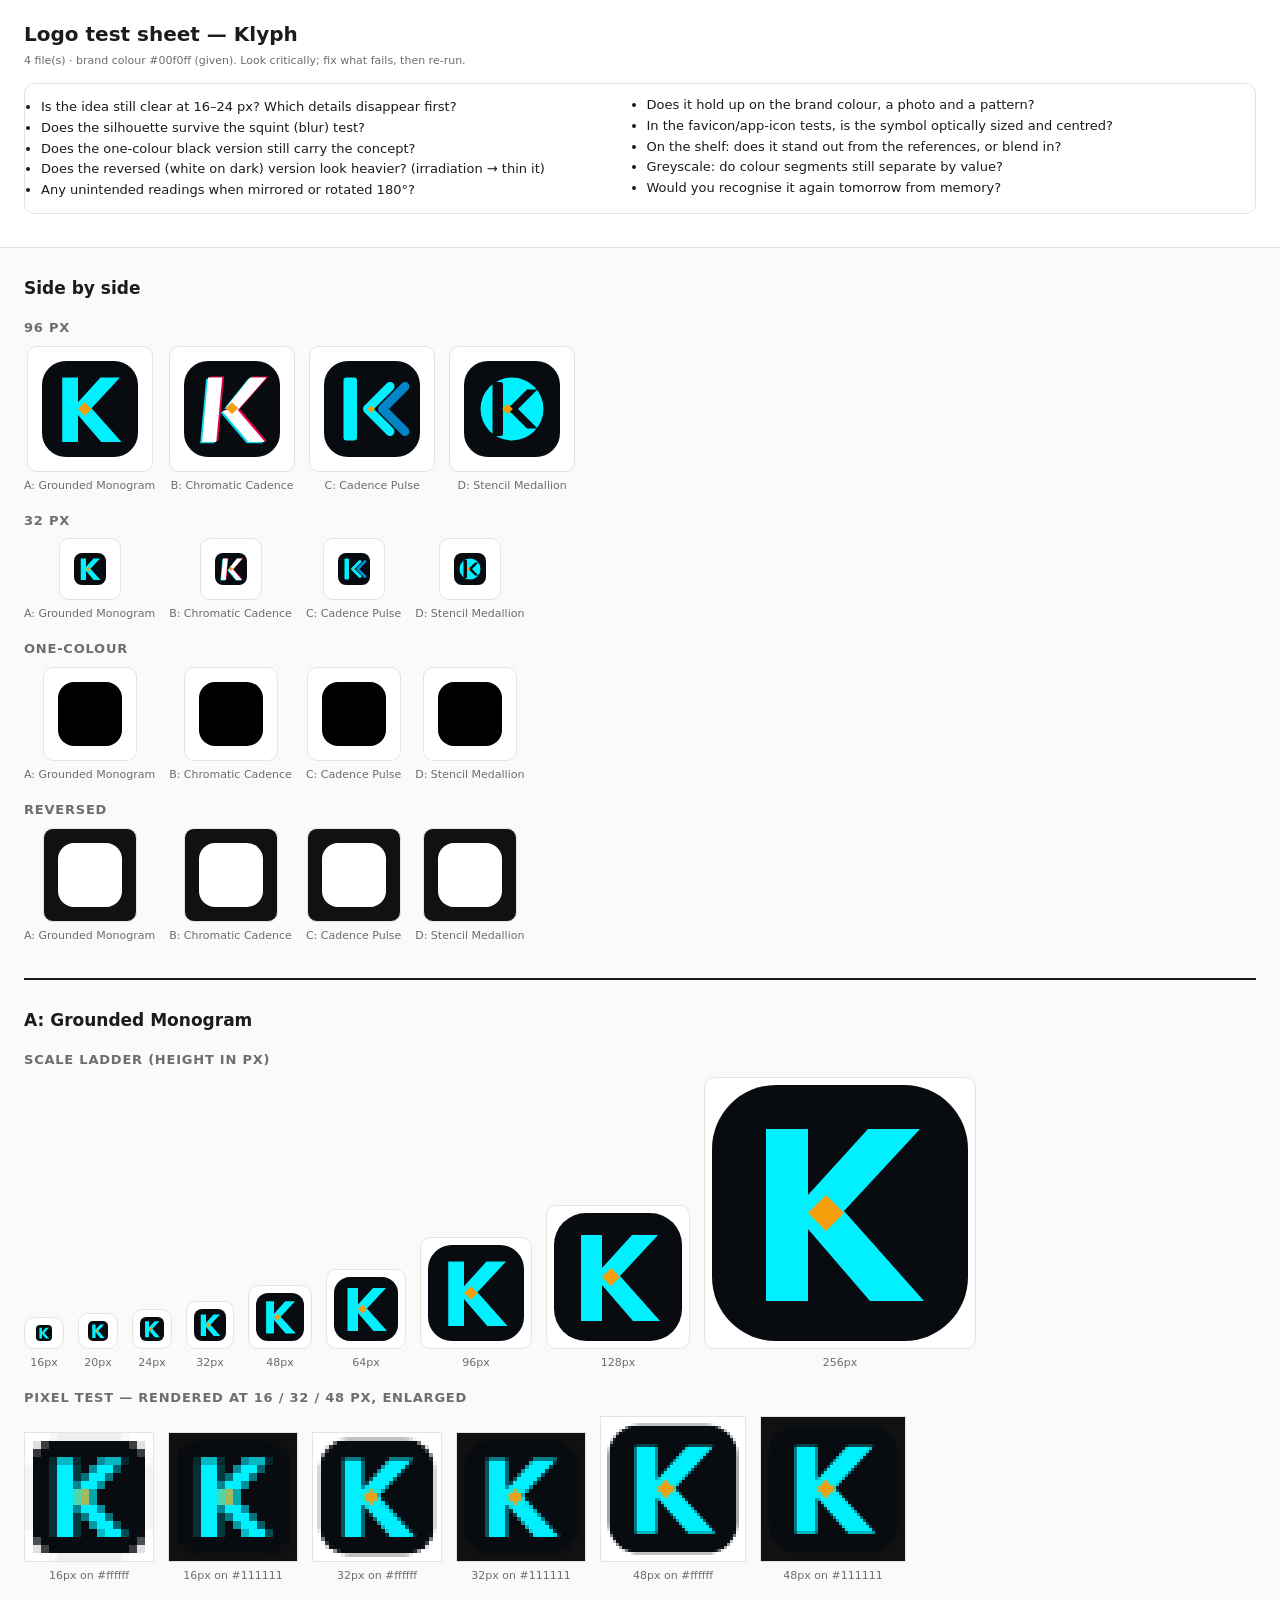
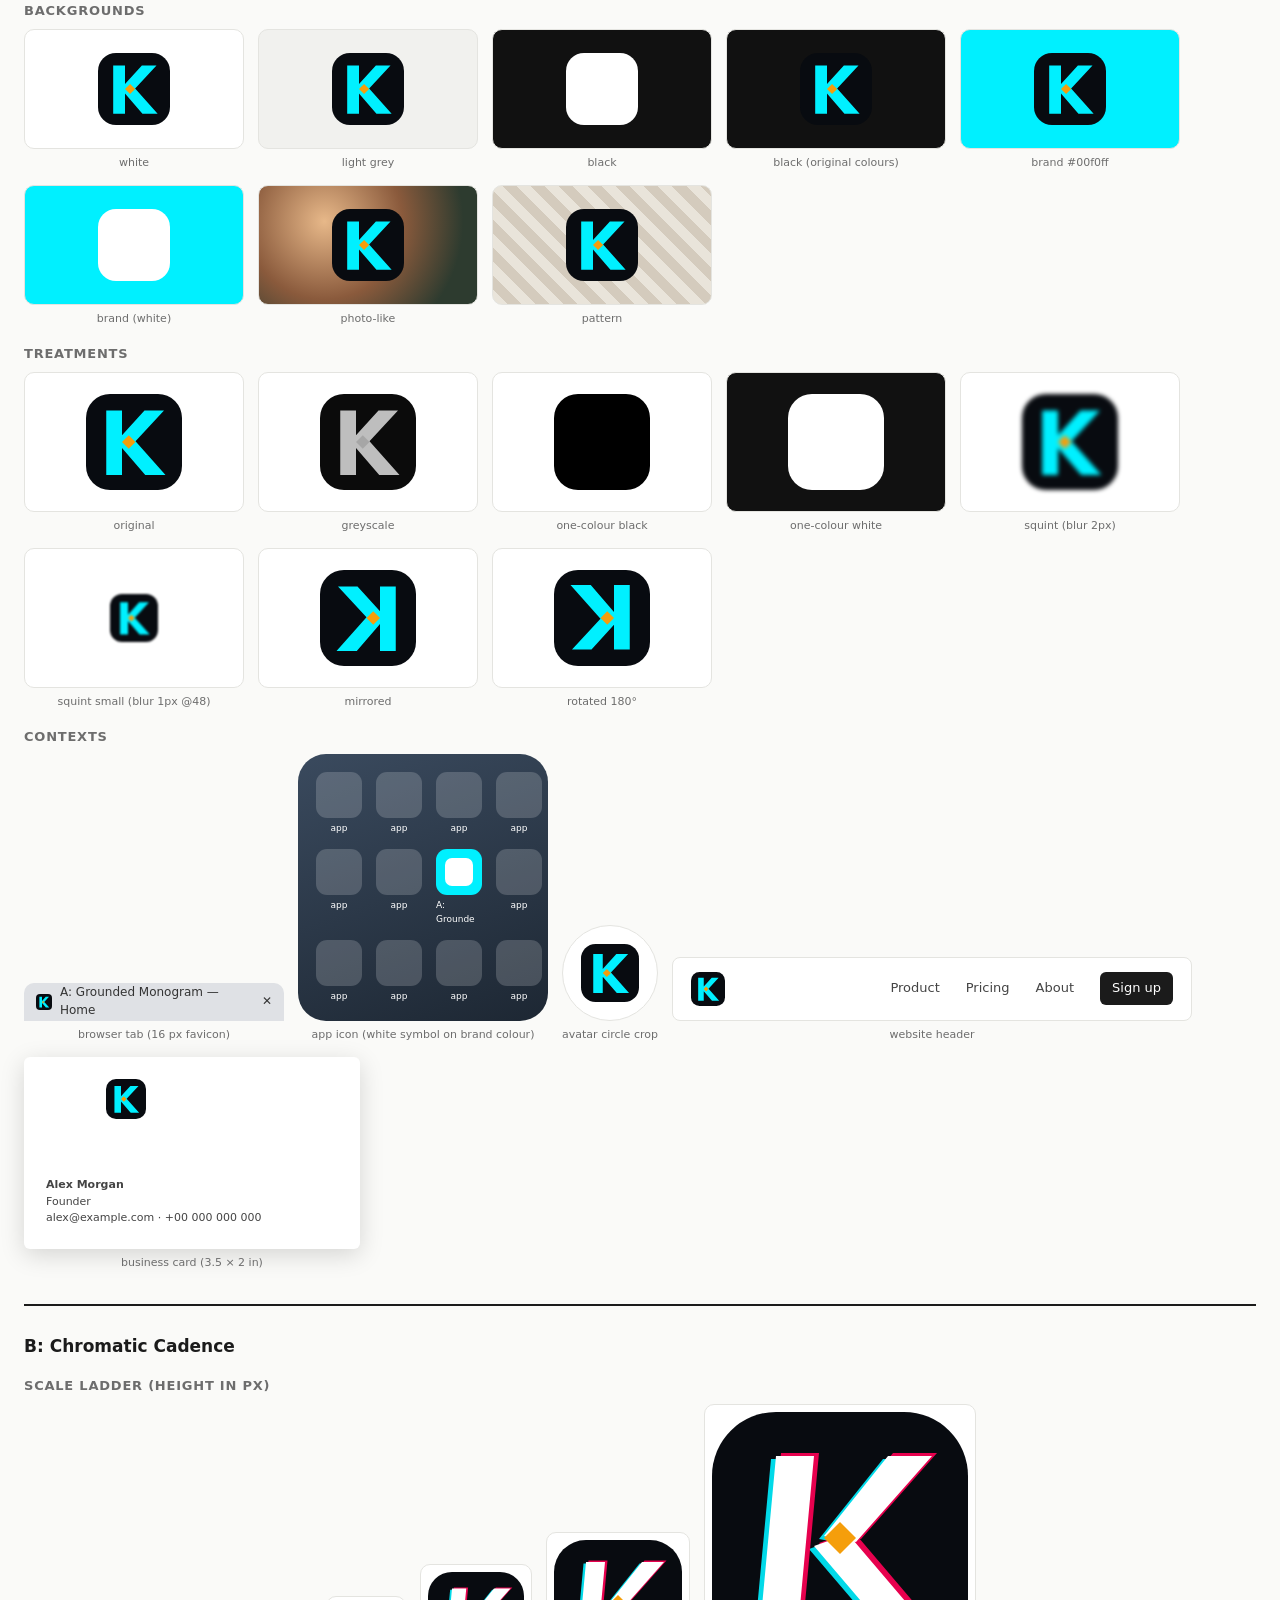
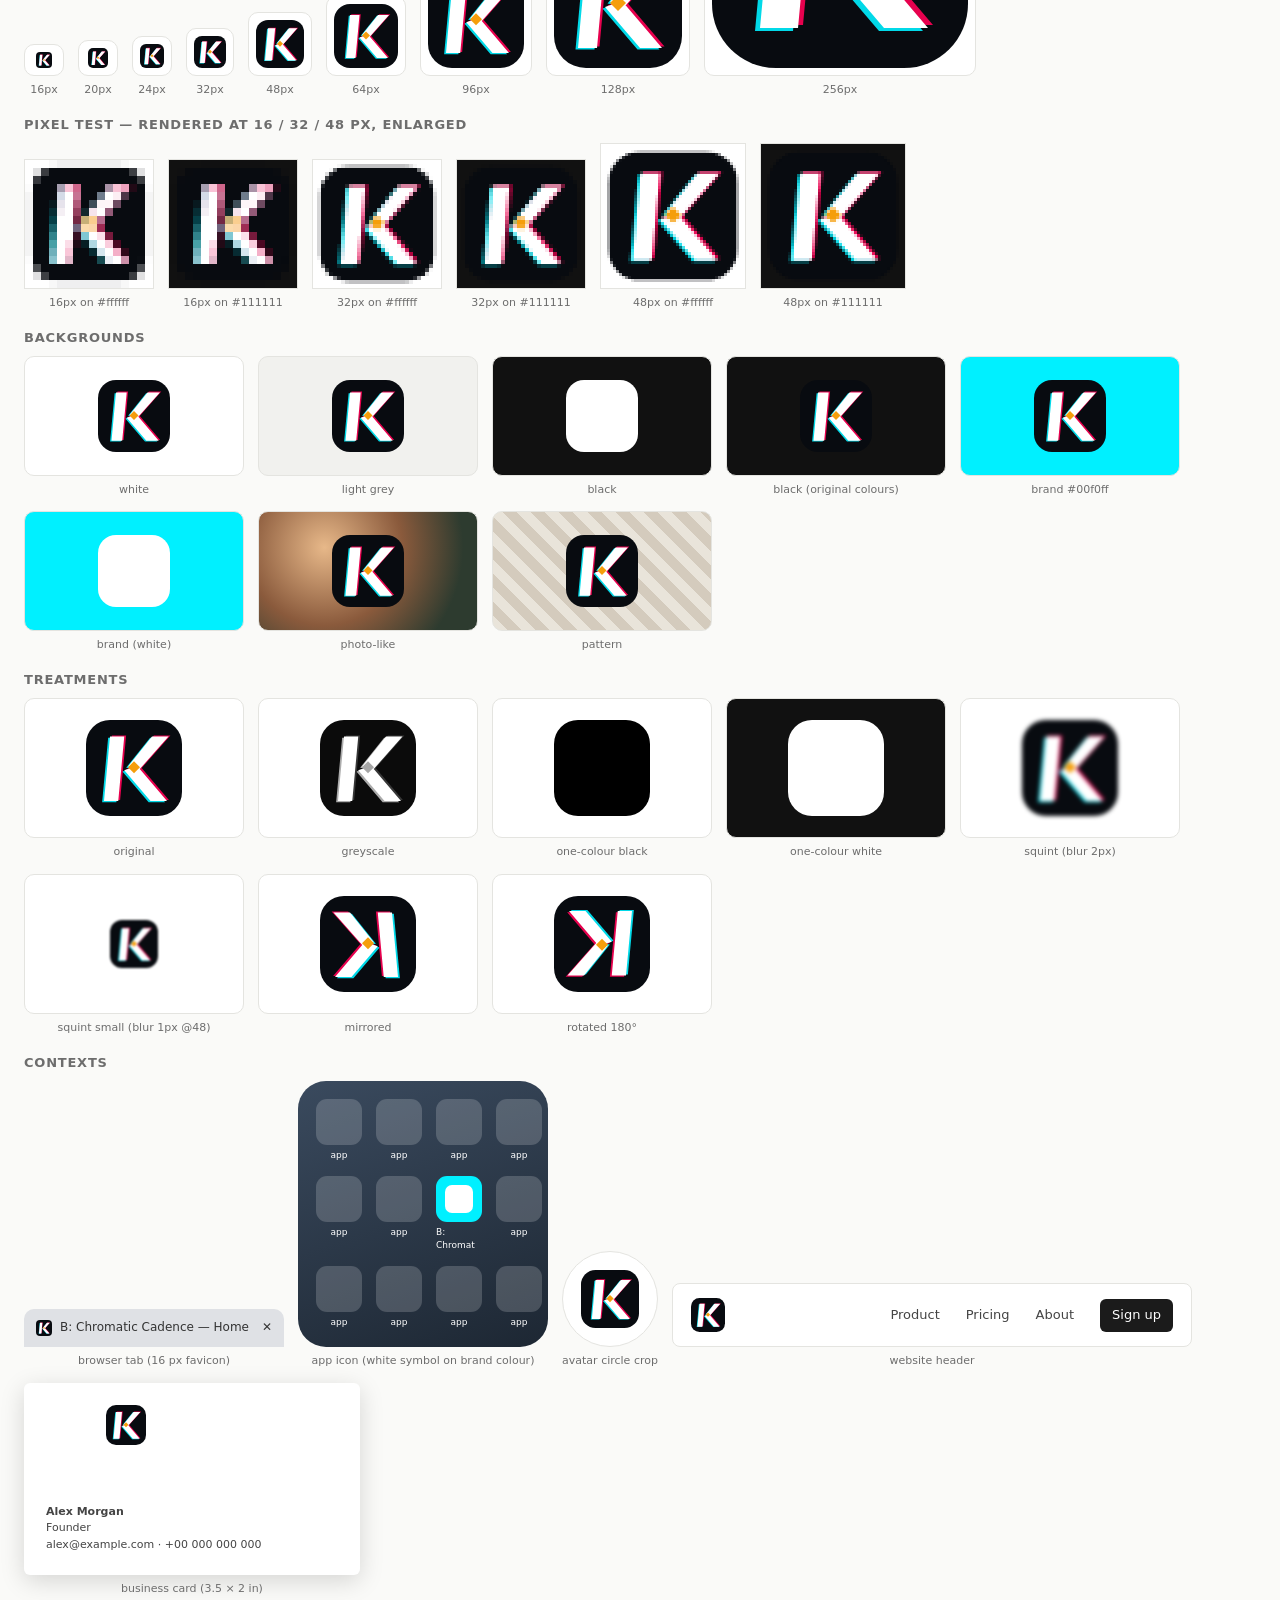
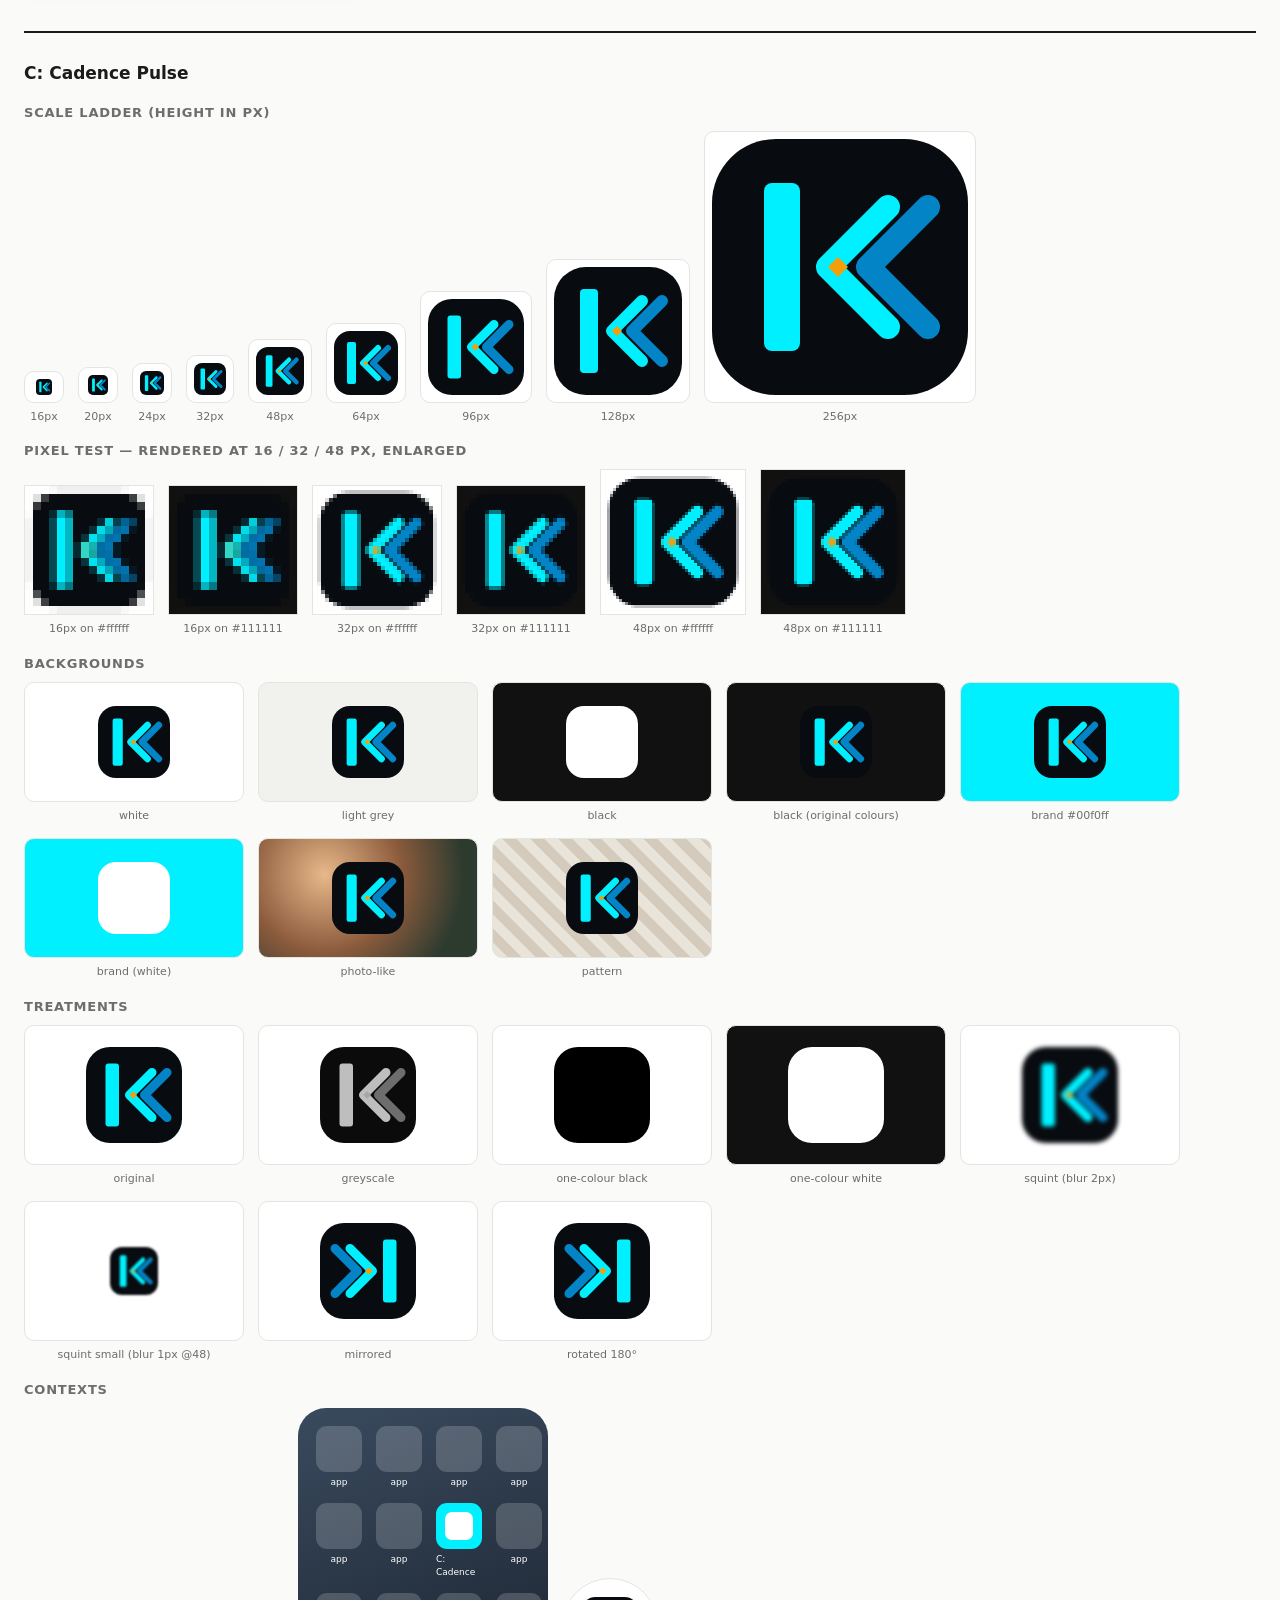
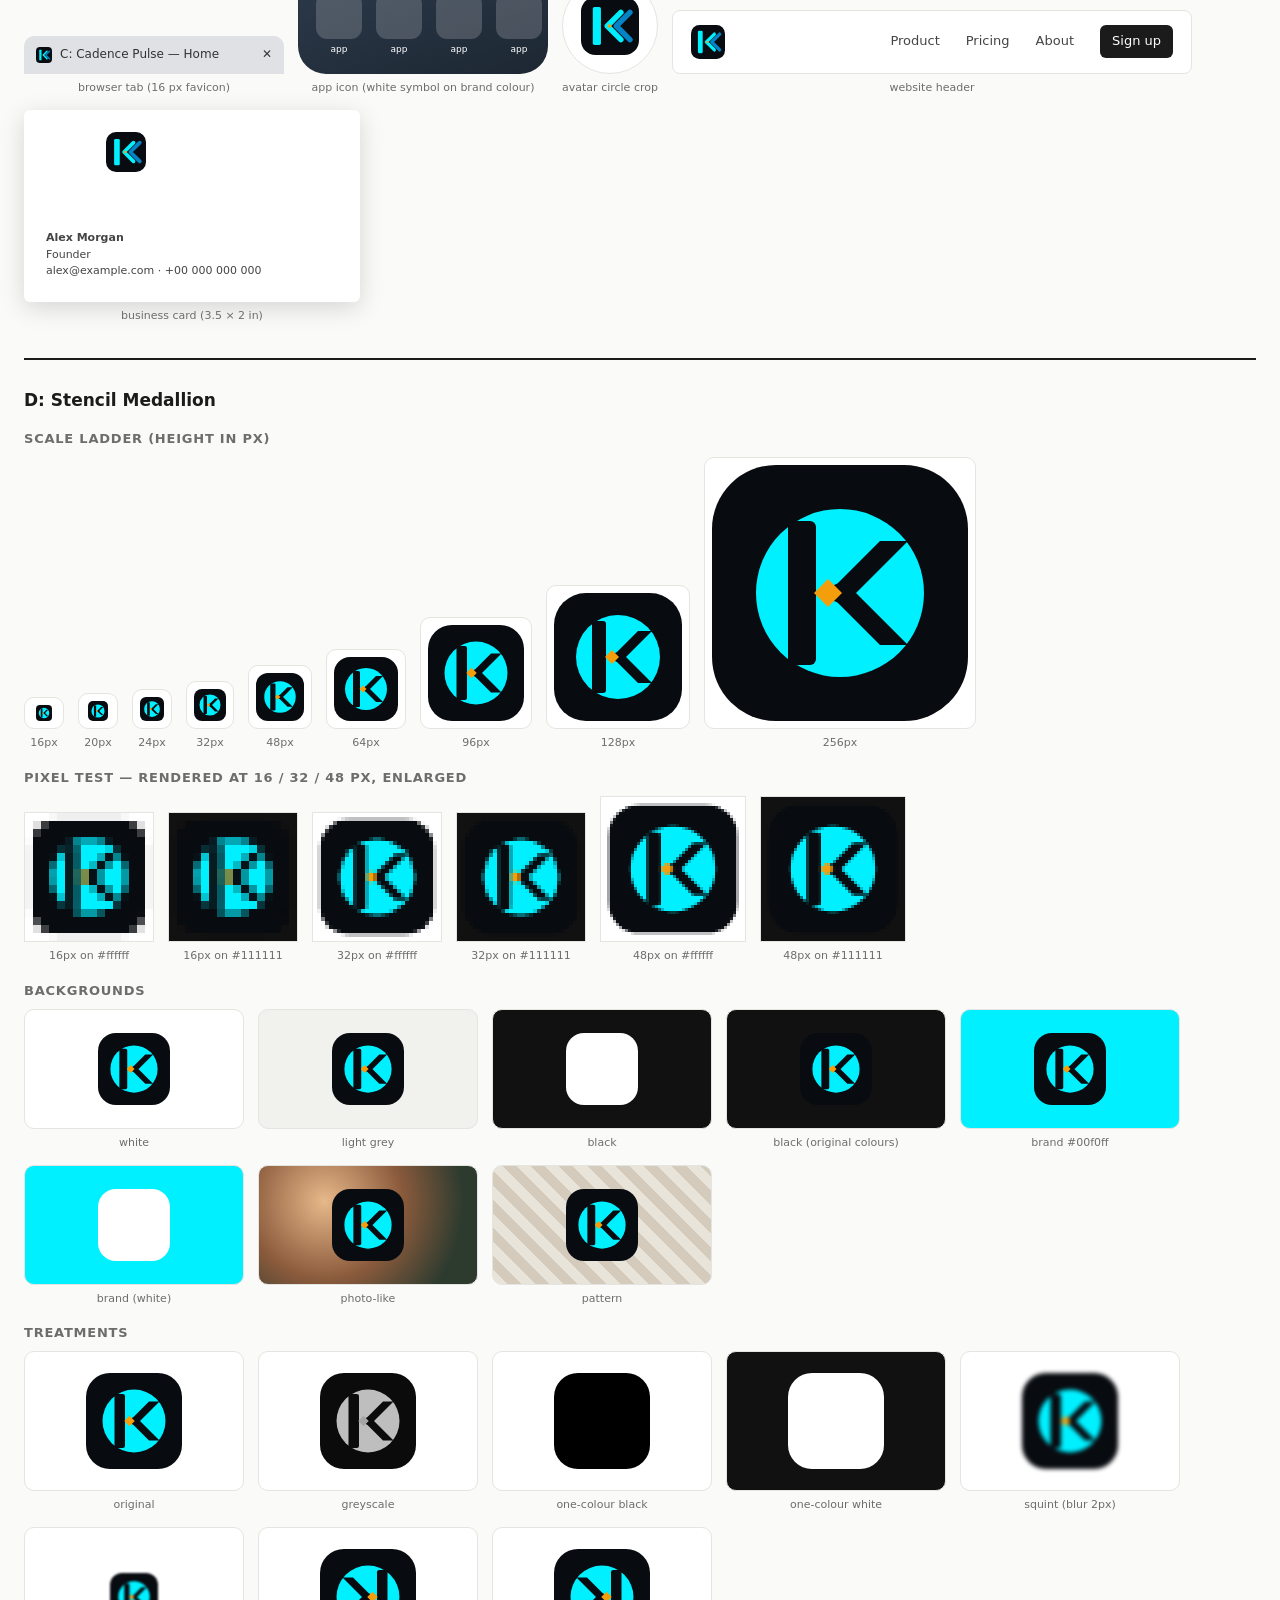
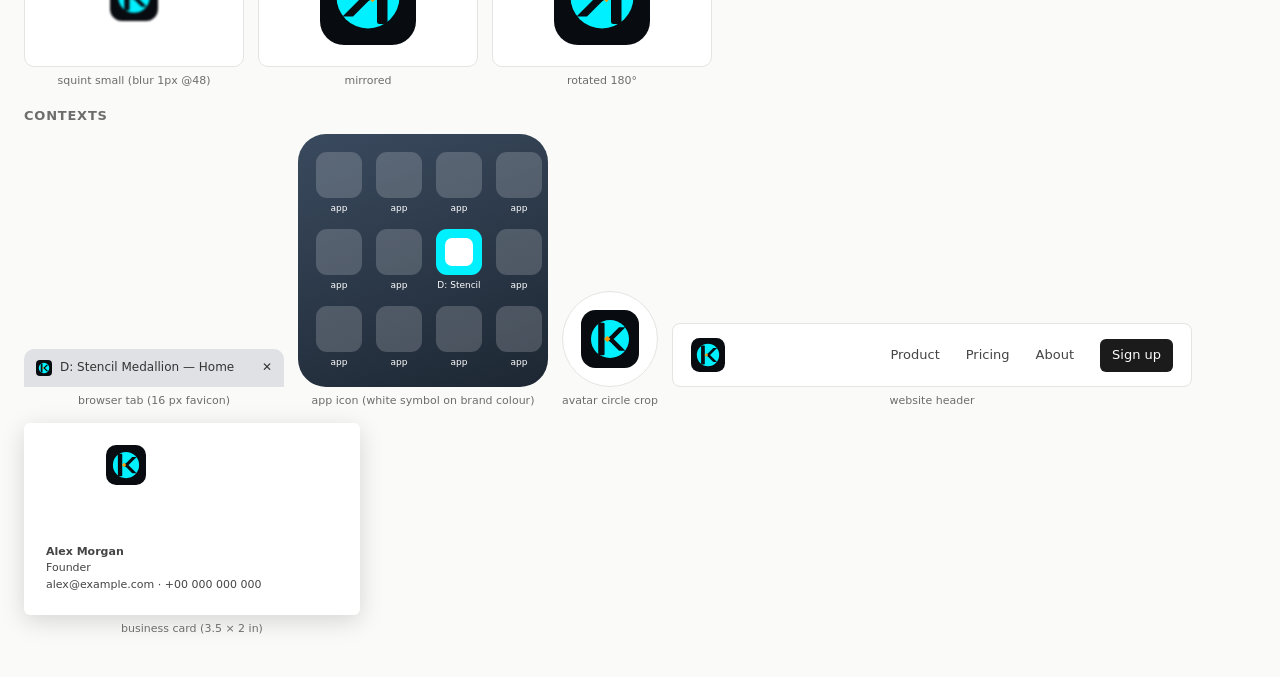
<file: server/static/concepts/pure/preview.html>
<!doctype html><html lang='en'><head><meta charset='utf-8'><title>Logo test — Klyph</title><meta name='viewport' content='width=device-width,initial-scale=1'><style>
:root{--ink:#1b1b1b;--muted:#6d6d6d;--line:#e4e4e0;--paper:#fafaf8}
*{box-sizing:border-box}body{margin:0;font:14px/1.45 system-ui,-apple-system,Segoe UI,sans-serif;color:var(--ink);background:var(--paper)}
header{padding:20px 24px;border-bottom:1px solid var(--line);background:#fff}h1{margin:0 0 4px;font-size:20px}
h2{font-size:17px;margin:28px 0 10px}h3{font-size:13px;text-transform:uppercase;letter-spacing:.06em;color:var(--muted);margin:18px 0 8px}
.wrap{padding:0 24px 40px;max-width:1400px}.row{display:flex;flex-wrap:wrap;gap:14px;align-items:flex-end}.row>.cell{flex:0 0 auto;max-width:100%}
.cell{display:flex;flex-direction:column;align-items:center;gap:6px}.cap{font-size:11px;color:var(--muted);text-align:center}
.tile{display:flex;align-items:center;justify-content:center;border-radius:10px;border:1px solid var(--line);overflow:hidden}
.checklist{background:#fff;border:1px solid var(--line);border-radius:10px;padding:12px 16px;margin-top:14px;columns:2;font-size:13px}
.checklist li{margin:2px 0}
.concept{border-top:2px solid var(--ink);margin-top:34px}
.pix canvas{image-rendering:pixelated;image-rendering:crisp-edges;border:1px solid var(--line);background:#fff}
.tab{width:260px;height:38px;background:#dfe1e5;border-radius:10px 10px 0 0;display:flex;align-items:center;gap:8px;padding:0 12px;font-size:12px;color:#333}
.tab img{width:16px;height:16px;object-fit:contain}
.phone{width:250px;padding:18px;border-radius:28px;background:linear-gradient(160deg,#3a4a5e,#1d2733);display:grid;grid-template-columns:repeat(4,1fr);gap:14px}
.app{display:flex;flex-direction:column;align-items:center;gap:4px;font-size:9px;color:#fff}
.app .ico{width:46px;height:46px;border-radius:11px;background:rgba(255,255,255,.18)}
.nav{width:520px;max-width:100%;height:64px;background:#fff;border:1px solid var(--line);border-radius:8px;display:flex;align-items:center;padding:0 18px;gap:26px;font-size:13px;color:#444}
.nav .sp{flex:1}.nav .btn{background:#1b1b1b;color:#fff;padding:7px 12px;border-radius:6px}
.card{width:336px;height:192px;border-radius:6px;box-shadow:0 6px 24px rgba(0,0,0,.15);background:#fff;padding:22px;display:flex;flex-direction:column;justify-content:space-between}
.card .t{font-size:11px;color:#444;line-height:1.5}
.avatar{width:96px;height:96px;border-radius:50%;overflow:hidden;display:flex;align-items:center;justify-content:center;border:1px solid var(--line)}
.shelf{display:grid;grid-template-columns:repeat(auto-fill,minmax(150px,1fr));gap:10px}
.shelf .cell{align-items:stretch}.shelf .tile{height:110px;width:100%;background:#fff}.shelf .me{outline:3px solid #e8505b;outline-offset:2px}
.grey img{filter:grayscale(1)}
img.mono-black{filter:brightness(0)}img.mono-white{filter:brightness(0) invert(1)}
</style></head><body><header><h1>Logo test sheet — Klyph</h1><div class='cap' style='text-align:left'>4 file(s) · brand colour #00f0ff (given). Look critically; fix what fails, then re-run.</div><ul class="checklist">
<li>Is the idea still clear at 16–24 px? Which details disappear first?</li>
<li>Does the silhouette survive the squint (blur) test?</li>
<li>Does the one-colour black version still carry the concept?</li>
<li>Does the reversed (white on dark) version look heavier? (irradiation → thin it)</li>
<li>Any unintended readings when mirrored or rotated 180°?</li>
<li>Does it hold up on the brand colour, a photo and a pattern?</li>
<li>In the favicon/app-icon tests, is the symbol optically sized and centred?</li>
<li>On the shelf: does it stand out from the references, or blend in?</li>
<li>Greyscale: do colour segments still separate by value?</li>
<li>Would you recognise it again tomorrow from memory?</li></ul></header><div class='wrap'><section><h2>Side by side</h2>
<h3>96 px</h3><div class='row'>
<div class='cell'><div class="tile" style="width:126px;height:126px;background:#fff;"><img src="[data-uri]" class="" style="height:96px;" alt=""></div><div class='cap'>A: Grounded Monogram</div></div>
<div class='cell'><div class="tile" style="width:126px;height:126px;background:#fff;"><img src="[data-uri]" class="" style="height:96px;" alt=""></div><div class='cap'>B: Chromatic Cadence</div></div>
<div class='cell'><div class="tile" style="width:126px;height:126px;background:#fff;"><img src="[data-uri]" class="" style="height:96px;" alt=""></div><div class='cap'>C: Cadence Pulse</div></div>
<div class='cell'><div class="tile" style="width:126px;height:126px;background:#fff;"><img src="[data-uri]" class="" style="height:96px;" alt=""></div><div class='cap'>D: Stencil Medallion</div></div>
</div>
<h3>32 px</h3><div class='row'>
<div class='cell'><div class="tile" style="width:62px;height:62px;background:#fff;"><img src="[data-uri]" class="" style="height:32px;" alt=""></div><div class='cap'>A: Grounded Monogram</div></div>
<div class='cell'><div class="tile" style="width:62px;height:62px;background:#fff;"><img src="[data-uri]" class="" style="height:32px;" alt=""></div><div class='cap'>B: Chromatic Cadence</div></div>
<div class='cell'><div class="tile" style="width:62px;height:62px;background:#fff;"><img src="[data-uri]" class="" style="height:32px;" alt=""></div><div class='cap'>C: Cadence Pulse</div></div>
<div class='cell'><div class="tile" style="width:62px;height:62px;background:#fff;"><img src="[data-uri]" class="" style="height:32px;" alt=""></div><div class='cap'>D: Stencil Medallion</div></div>
</div>
<h3>one-colour</h3><div class='row'>
<div class='cell'><div class="tile" style="width:94px;height:94px;background:#fff;"><img src="[data-uri]" class="mono-black" style="height:64px;" alt=""></div><div class='cap'>A: Grounded Monogram</div></div>
<div class='cell'><div class="tile" style="width:94px;height:94px;background:#fff;"><img src="[data-uri]" class="mono-black" style="height:64px;" alt=""></div><div class='cap'>B: Chromatic Cadence</div></div>
<div class='cell'><div class="tile" style="width:94px;height:94px;background:#fff;"><img src="[data-uri]" class="mono-black" style="height:64px;" alt=""></div><div class='cap'>C: Cadence Pulse</div></div>
<div class='cell'><div class="tile" style="width:94px;height:94px;background:#fff;"><img src="[data-uri]" class="mono-black" style="height:64px;" alt=""></div><div class='cap'>D: Stencil Medallion</div></div>
</div>
<h3>reversed</h3><div class='row'>
<div class='cell'><div class="tile" style="width:94px;height:94px;background:#111;"><img src="[data-uri]" class="mono-white" style="height:64px;" alt=""></div><div class='cap'>A: Grounded Monogram</div></div>
<div class='cell'><div class="tile" style="width:94px;height:94px;background:#111;"><img src="[data-uri]" class="mono-white" style="height:64px;" alt=""></div><div class='cap'>B: Chromatic Cadence</div></div>
<div class='cell'><div class="tile" style="width:94px;height:94px;background:#111;"><img src="[data-uri]" class="mono-white" style="height:64px;" alt=""></div><div class='cap'>C: Cadence Pulse</div></div>
<div class='cell'><div class="tile" style="width:94px;height:94px;background:#111;"><img src="[data-uri]" class="mono-white" style="height:64px;" alt=""></div><div class='cap'>D: Stencil Medallion</div></div>
</div>
</section><section class="concept"><h2>A: Grounded Monogram</h2>
<h3>Scale ladder (height in px)</h3><div class='row'>
<div class='cell'><div class="tile" style="width:40px;height:32px;background:#fff;"><img src="[data-uri]" class="" style="height:16px;" alt=""></div><div class='cap'>16px</div></div>
<div class='cell'><div class="tile" style="width:40px;height:36px;background:#fff;"><img src="[data-uri]" class="" style="height:20px;" alt=""></div><div class='cap'>20px</div></div>
<div class='cell'><div class="tile" style="width:40px;height:40px;background:#fff;"><img src="[data-uri]" class="" style="height:24px;" alt=""></div><div class='cap'>24px</div></div>
<div class='cell'><div class="tile" style="width:48px;height:48px;background:#fff;"><img src="[data-uri]" class="" style="height:32px;" alt=""></div><div class='cap'>32px</div></div>
<div class='cell'><div class="tile" style="width:64px;height:64px;background:#fff;"><img src="[data-uri]" class="" style="height:48px;" alt=""></div><div class='cap'>48px</div></div>
<div class='cell'><div class="tile" style="width:80px;height:80px;background:#fff;"><img src="[data-uri]" class="" style="height:64px;" alt=""></div><div class='cap'>64px</div></div>
<div class='cell'><div class="tile" style="width:112px;height:112px;background:#fff;"><img src="[data-uri]" class="" style="height:96px;" alt=""></div><div class='cap'>96px</div></div>
<div class='cell'><div class="tile" style="width:144px;height:144px;background:#fff;"><img src="[data-uri]" class="" style="height:128px;" alt=""></div><div class='cap'>128px</div></div>
<div class='cell'><div class="tile" style="width:272px;height:272px;background:#fff;"><img src="[data-uri]" class="" style="height:256px;" alt=""></div><div class='cap'>256px</div></div>
</div>
<h3>Pixel test — rendered at 16 / 32 / 48 px, enlarged</h3><div class='row pix'>
<div class='cell'><canvas data-src='[data-uri]' data-n='16' data-k='8' data-bg='#ffffff'></canvas><div class='cap'>16px on #ffffff</div></div>
<div class='cell'><canvas data-src='[data-uri]' data-n='16' data-k='8' data-bg='#111111'></canvas><div class='cap'>16px on #111111</div></div>
<div class='cell'><canvas data-src='[data-uri]' data-n='32' data-k='4' data-bg='#ffffff'></canvas><div class='cap'>32px on #ffffff</div></div>
<div class='cell'><canvas data-src='[data-uri]' data-n='32' data-k='4' data-bg='#111111'></canvas><div class='cap'>32px on #111111</div></div>
<div class='cell'><canvas data-src='[data-uri]' data-n='48' data-k='3' data-bg='#ffffff'></canvas><div class='cap'>48px on #ffffff</div></div>
<div class='cell'><canvas data-src='[data-uri]' data-n='48' data-k='3' data-bg='#111111'></canvas><div class='cap'>48px on #111111</div></div>
</div>
<h3>Backgrounds</h3><div class='row'>
<div class='cell'><div class="tile" style="width:220px;height:120px;background:#ffffff;"><img src="[data-uri]" class="" style="height:72px;max-width:200px;" alt=""></div><div class='cap'>white</div></div>
<div class='cell'><div class="tile" style="width:220px;height:120px;background:#f1f1ee;"><img src="[data-uri]" class="" style="height:72px;max-width:200px;" alt=""></div><div class='cap'>light grey</div></div>
<div class='cell'><div class="tile" style="width:220px;height:120px;background:#111111;"><img src="[data-uri]" class="mono-white" style="height:72px;max-width:200px;" alt=""></div><div class='cap'>black</div></div>
<div class='cell'><div class="tile" style="width:220px;height:120px;background:#111111;"><img src="[data-uri]" class="" style="height:72px;max-width:200px;" alt=""></div><div class='cap'>black (original colours)</div></div>
<div class='cell'><div class="tile" style="width:220px;height:120px;background:#00f0ff;"><img src="[data-uri]" class="" style="height:72px;max-width:200px;" alt=""></div><div class='cap'>brand #00f0ff</div></div>
<div class='cell'><div class="tile" style="width:220px;height:120px;background:#00f0ff;"><img src="[data-uri]" class="mono-white" style="height:72px;max-width:200px;" alt=""></div><div class='cap'>brand (white)</div></div>
<div class='cell'><div class="tile" style="width:220px;height:120px;background:radial-gradient(circle at 30% 30%,#e7b889,#8a5a3c 45%,#2d3b2f 80%);"><img src="[data-uri]" class="" style="height:72px;max-width:200px;" alt=""></div><div class='cap'>photo-like</div></div>
<div class='cell'><div class="tile" style="width:220px;height:120px;background:repeating-linear-gradient(45deg,#e9e4da 0 10px,#d4cbbd 10px 20px);"><img src="[data-uri]" class="" style="height:72px;max-width:200px;" alt=""></div><div class='cap'>pattern</div></div>
</div>
<h3>Treatments</h3><div class='row'>
<div class='cell'><div class="tile" style="width:220px;height:140px;background:#fff;"><img src="[data-uri]" class="" style="height:96px;max-width:200px;" alt=""></div><div class='cap'>original</div></div>
<div class='cell'><div class="tile" style="width:220px;height:140px;background:#fff;"><img src="[data-uri]" class="" style="height:96px;max-width:200px;filter:grayscale(1)" alt=""></div><div class='cap'>greyscale</div></div>
<div class='cell'><div class="tile" style="width:220px;height:140px;background:#fff;"><img src="[data-uri]" class="mono-black" style="height:96px;max-width:200px;" alt=""></div><div class='cap'>one-colour black</div></div>
<div class='cell'><div class="tile" style="width:220px;height:140px;background:#111;"><img src="[data-uri]" class="mono-white" style="height:96px;max-width:200px;" alt=""></div><div class='cap'>one-colour white</div></div>
<div class='cell'><div class="tile" style="width:220px;height:140px;background:#fff;"><img src="[data-uri]" class="" style="height:96px;max-width:200px;filter:blur(2px)" alt=""></div><div class='cap'>squint (blur 2px)</div></div>
<div class='cell'><div class="tile" style="width:220px;height:140px;background:#fff;"><img src="[data-uri]" class="" style="height:48px;max-width:200px;filter:blur(1px)" alt=""></div><div class='cap'>squint small (blur 1px @48)</div></div>
<div class='cell'><div class="tile" style="width:220px;height:140px;background:#fff;"><img src="[data-uri]" class="" style="height:96px;max-width:200px;transform:scaleX(-1)" alt=""></div><div class='cap'>mirrored</div></div>
<div class='cell'><div class="tile" style="width:220px;height:140px;background:#fff;"><img src="[data-uri]" class="" style="height:96px;max-width:200px;transform:rotate(180deg)" alt=""></div><div class='cap'>rotated 180°</div></div>
</div>
<h3>Contexts</h3><div class='row'>
<div class='cell'><div class='tab'><img src="[data-uri]" class="" style="" alt=""><span>A: Grounded Monogram — Home</span><span style='margin-left:auto'>✕</span></div><div class='cap'>browser tab (16 px favicon)</div></div>
<div class='cell'><div class='phone'><div class='app'><div class='ico'></div>app</div><div class='app'><div class='ico'></div>app</div><div class='app'><div class='ico'></div>app</div><div class='app'><div class='ico'></div>app</div><div class='app'><div class='ico'></div>app</div><div class='app'><div class='ico'></div>app</div><div class='app'><div class='ico' style='background:#00f0ff;display:flex;align-items:center;justify-content:center'><img src="[data-uri]" class="mono-white" style="height:28px;max-width:30px;" alt=""></div>A: Grounde</div><div class='app'><div class='ico'></div>app</div><div class='app'><div class='ico'></div>app</div><div class='app'><div class='ico'></div>app</div><div class='app'><div class='ico'></div>app</div><div class='app'><div class='ico'></div>app</div></div><div class='cap'>app icon (white symbol on brand colour)</div></div>
<div class='cell'><div class='avatar' style='background:#fff'><img src="[data-uri]" class="" style="height:58px;max-width:70px;" alt=""></div><div class='cap'>avatar circle crop</div></div>
<div class='cell'><div class='nav'><img src="[data-uri]" class="" style="height:34px;max-width:180px;" alt=""><span class='sp'></span><span>Product</span><span>Pricing</span><span>About</span><span class='btn'>Sign up</span></div><div class='cap'>website header</div></div>
<div class='cell'><div class='card'><img src="[data-uri]" class="" style="height:40px;max-width:160px;" alt=""><div class='t'><b>Alex Morgan</b><br>Founder<br>alex@example.com · +00 000 000 000</div></div><div class='cap'>business card (3.5 × 2 in)</div></div>
</div></section><section class="concept"><h2>B: Chromatic Cadence</h2>
<h3>Scale ladder (height in px)</h3><div class='row'>
<div class='cell'><div class="tile" style="width:40px;height:32px;background:#fff;"><img src="[data-uri]" class="" style="height:16px;" alt=""></div><div class='cap'>16px</div></div>
<div class='cell'><div class="tile" style="width:40px;height:36px;background:#fff;"><img src="[data-uri]" class="" style="height:20px;" alt=""></div><div class='cap'>20px</div></div>
<div class='cell'><div class="tile" style="width:40px;height:40px;background:#fff;"><img src="[data-uri]" class="" style="height:24px;" alt=""></div><div class='cap'>24px</div></div>
<div class='cell'><div class="tile" style="width:48px;height:48px;background:#fff;"><img src="[data-uri]" class="" style="height:32px;" alt=""></div><div class='cap'>32px</div></div>
<div class='cell'><div class="tile" style="width:64px;height:64px;background:#fff;"><img src="[data-uri]" class="" style="height:48px;" alt=""></div><div class='cap'>48px</div></div>
<div class='cell'><div class="tile" style="width:80px;height:80px;background:#fff;"><img src="[data-uri]" class="" style="height:64px;" alt=""></div><div class='cap'>64px</div></div>
<div class='cell'><div class="tile" style="width:112px;height:112px;background:#fff;"><img src="[data-uri]" class="" style="height:96px;" alt=""></div><div class='cap'>96px</div></div>
<div class='cell'><div class="tile" style="width:144px;height:144px;background:#fff;"><img src="[data-uri]" class="" style="height:128px;" alt=""></div><div class='cap'>128px</div></div>
<div class='cell'><div class="tile" style="width:272px;height:272px;background:#fff;"><img src="[data-uri]" class="" style="height:256px;" alt=""></div><div class='cap'>256px</div></div>
</div>
<h3>Pixel test — rendered at 16 / 32 / 48 px, enlarged</h3><div class='row pix'>
<div class='cell'><canvas data-src='[data-uri]' data-n='16' data-k='8' data-bg='#ffffff'></canvas><div class='cap'>16px on #ffffff</div></div>
<div class='cell'><canvas data-src='[data-uri]' data-n='16' data-k='8' data-bg='#111111'></canvas><div class='cap'>16px on #111111</div></div>
<div class='cell'><canvas data-src='[data-uri]' data-n='32' data-k='4' data-bg='#ffffff'></canvas><div class='cap'>32px on #ffffff</div></div>
<div class='cell'><canvas data-src='[data-uri]' data-n='32' data-k='4' data-bg='#111111'></canvas><div class='cap'>32px on #111111</div></div>
<div class='cell'><canvas data-src='[data-uri]' data-n='48' data-k='3' data-bg='#ffffff'></canvas><div class='cap'>48px on #ffffff</div></div>
<div class='cell'><canvas data-src='[data-uri]' data-n='48' data-k='3' data-bg='#111111'></canvas><div class='cap'>48px on #111111</div></div>
</div>
<h3>Backgrounds</h3><div class='row'>
<div class='cell'><div class="tile" style="width:220px;height:120px;background:#ffffff;"><img src="[data-uri]" class="" style="height:72px;max-width:200px;" alt=""></div><div class='cap'>white</div></div>
<div class='cell'><div class="tile" style="width:220px;height:120px;background:#f1f1ee;"><img src="[data-uri]" class="" style="height:72px;max-width:200px;" alt=""></div><div class='cap'>light grey</div></div>
<div class='cell'><div class="tile" style="width:220px;height:120px;background:#111111;"><img src="[data-uri]" class="mono-white" style="height:72px;max-width:200px;" alt=""></div><div class='cap'>black</div></div>
<div class='cell'><div class="tile" style="width:220px;height:120px;background:#111111;"><img src="[data-uri]" class="" style="height:72px;max-width:200px;" alt=""></div><div class='cap'>black (original colours)</div></div>
<div class='cell'><div class="tile" style="width:220px;height:120px;background:#00f0ff;"><img src="[data-uri]" class="" style="height:72px;max-width:200px;" alt=""></div><div class='cap'>brand #00f0ff</div></div>
<div class='cell'><div class="tile" style="width:220px;height:120px;background:#00f0ff;"><img src="[data-uri]" class="mono-white" style="height:72px;max-width:200px;" alt=""></div><div class='cap'>brand (white)</div></div>
<div class='cell'><div class="tile" style="width:220px;height:120px;background:radial-gradient(circle at 30% 30%,#e7b889,#8a5a3c 45%,#2d3b2f 80%);"><img src="[data-uri]" class="" style="height:72px;max-width:200px;" alt=""></div><div class='cap'>photo-like</div></div>
<div class='cell'><div class="tile" style="width:220px;height:120px;background:repeating-linear-gradient(45deg,#e9e4da 0 10px,#d4cbbd 10px 20px);"><img src="[data-uri]" class="" style="height:72px;max-width:200px;" alt=""></div><div class='cap'>pattern</div></div>
</div>
<h3>Treatments</h3><div class='row'>
<div class='cell'><div class="tile" style="width:220px;height:140px;background:#fff;"><img src="[data-uri]" class="" style="height:96px;max-width:200px;" alt=""></div><div class='cap'>original</div></div>
<div class='cell'><div class="tile" style="width:220px;height:140px;background:#fff;"><img src="[data-uri]" class="" style="height:96px;max-width:200px;filter:grayscale(1)" alt=""></div><div class='cap'>greyscale</div></div>
<div class='cell'><div class="tile" style="width:220px;height:140px;background:#fff;"><img src="[data-uri]" class="mono-black" style="height:96px;max-width:200px;" alt=""></div><div class='cap'>one-colour black</div></div>
<div class='cell'><div class="tile" style="width:220px;height:140px;background:#111;"><img src="[data-uri]" class="mono-white" style="height:96px;max-width:200px;" alt=""></div><div class='cap'>one-colour white</div></div>
<div class='cell'><div class="tile" style="width:220px;height:140px;background:#fff;"><img src="[data-uri]" class="" style="height:96px;max-width:200px;filter:blur(2px)" alt=""></div><div class='cap'>squint (blur 2px)</div></div>
<div class='cell'><div class="tile" style="width:220px;height:140px;background:#fff;"><img src="[data-uri]" class="" style="height:48px;max-width:200px;filter:blur(1px)" alt=""></div><div class='cap'>squint small (blur 1px @48)</div></div>
<div class='cell'><div class="tile" style="width:220px;height:140px;background:#fff;"><img src="[data-uri]" class="" style="height:96px;max-width:200px;transform:scaleX(-1)" alt=""></div><div class='cap'>mirrored</div></div>
<div class='cell'><div class="tile" style="width:220px;height:140px;background:#fff;"><img src="[data-uri]" class="" style="height:96px;max-width:200px;transform:rotate(180deg)" alt=""></div><div class='cap'>rotated 180°</div></div>
</div>
<h3>Contexts</h3><div class='row'>
<div class='cell'><div class='tab'><img src="[data-uri]" class="" style="" alt=""><span>B: Chromatic Cadence — Home</span><span style='margin-left:auto'>✕</span></div><div class='cap'>browser tab (16 px favicon)</div></div>
<div class='cell'><div class='phone'><div class='app'><div class='ico'></div>app</div><div class='app'><div class='ico'></div>app</div><div class='app'><div class='ico'></div>app</div><div class='app'><div class='ico'></div>app</div><div class='app'><div class='ico'></div>app</div><div class='app'><div class='ico'></div>app</div><div class='app'><div class='ico' style='background:#00f0ff;display:flex;align-items:center;justify-content:center'><img src="[data-uri]" class="mono-white" style="height:28px;max-width:30px;" alt=""></div>B: Chromat</div><div class='app'><div class='ico'></div>app</div><div class='app'><div class='ico'></div>app</div><div class='app'><div class='ico'></div>app</div><div class='app'><div class='ico'></div>app</div><div class='app'><div class='ico'></div>app</div></div><div class='cap'>app icon (white symbol on brand colour)</div></div>
<div class='cell'><div class='avatar' style='background:#fff'><img src="[data-uri]" class="" style="height:58px;max-width:70px;" alt=""></div><div class='cap'>avatar circle crop</div></div>
<div class='cell'><div class='nav'><img src="[data-uri]" class="" style="height:34px;max-width:180px;" alt=""><span class='sp'></span><span>Product</span><span>Pricing</span><span>About</span><span class='btn'>Sign up</span></div><div class='cap'>website header</div></div>
<div class='cell'><div class='card'><img src="[data-uri]" class="" style="height:40px;max-width:160px;" alt=""><div class='t'><b>Alex Morgan</b><br>Founder<br>alex@example.com · +00 000 000 000</div></div><div class='cap'>business card (3.5 × 2 in)</div></div>
</div></section><section class="concept"><h2>C: Cadence Pulse</h2>
<h3>Scale ladder (height in px)</h3><div class='row'>
<div class='cell'><div class="tile" style="width:40px;height:32px;background:#fff;"><img src="[data-uri]" class="" style="height:16px;" alt=""></div><div class='cap'>16px</div></div>
<div class='cell'><div class="tile" style="width:40px;height:36px;background:#fff;"><img src="[data-uri]" class="" style="height:20px;" alt=""></div><div class='cap'>20px</div></div>
<div class='cell'><div class="tile" style="width:40px;height:40px;background:#fff;"><img src="[data-uri]" class="" style="height:24px;" alt=""></div><div class='cap'>24px</div></div>
<div class='cell'><div class="tile" style="width:48px;height:48px;background:#fff;"><img src="[data-uri]" class="" style="height:32px;" alt=""></div><div class='cap'>32px</div></div>
<div class='cell'><div class="tile" style="width:64px;height:64px;background:#fff;"><img src="[data-uri]" class="" style="height:48px;" alt=""></div><div class='cap'>48px</div></div>
<div class='cell'><div class="tile" style="width:80px;height:80px;background:#fff;"><img src="[data-uri]" class="" style="height:64px;" alt=""></div><div class='cap'>64px</div></div>
<div class='cell'><div class="tile" style="width:112px;height:112px;background:#fff;"><img src="[data-uri]" class="" style="height:96px;" alt=""></div><div class='cap'>96px</div></div>
<div class='cell'><div class="tile" style="width:144px;height:144px;background:#fff;"><img src="[data-uri]" class="" style="height:128px;" alt=""></div><div class='cap'>128px</div></div>
<div class='cell'><div class="tile" style="width:272px;height:272px;background:#fff;"><img src="[data-uri]" class="" style="height:256px;" alt=""></div><div class='cap'>256px</div></div>
</div>
<h3>Pixel test — rendered at 16 / 32 / 48 px, enlarged</h3><div class='row pix'>
<div class='cell'><canvas data-src='[data-uri]' data-n='16' data-k='8' data-bg='#ffffff'></canvas><div class='cap'>16px on #ffffff</div></div>
<div class='cell'><canvas data-src='[data-uri]' data-n='16' data-k='8' data-bg='#111111'></canvas><div class='cap'>16px on #111111</div></div>
<div class='cell'><canvas data-src='[data-uri]' data-n='32' data-k='4' data-bg='#ffffff'></canvas><div class='cap'>32px on #ffffff</div></div>
<div class='cell'><canvas data-src='[data-uri]' data-n='32' data-k='4' data-bg='#111111'></canvas><div class='cap'>32px on #111111</div></div>
<div class='cell'><canvas data-src='[data-uri]' data-n='48' data-k='3' data-bg='#ffffff'></canvas><div class='cap'>48px on #ffffff</div></div>
<div class='cell'><canvas data-src='[data-uri]' data-n='48' data-k='3' data-bg='#111111'></canvas><div class='cap'>48px on #111111</div></div>
</div>
<h3>Backgrounds</h3><div class='row'>
<div class='cell'><div class="tile" style="width:220px;height:120px;background:#ffffff;"><img src="[data-uri]" class="" style="height:72px;max-width:200px;" alt=""></div><div class='cap'>white</div></div>
<div class='cell'><div class="tile" style="width:220px;height:120px;background:#f1f1ee;"><img src="[data-uri]" class="" style="height:72px;max-width:200px;" alt=""></div><div class='cap'>light grey</div></div>
<div class='cell'><div class="tile" style="width:220px;height:120px;background:#111111;"><img src="[data-uri]" class="mono-white" style="height:72px;max-width:200px;" alt=""></div><div class='cap'>black</div></div>
<div class='cell'><div class="tile" style="width:220px;height:120px;background:#111111;"><img src="[data-uri]" class="" style="height:72px;max-width:200px;" alt=""></div><div class='cap'>black (original colours)</div></div>
<div class='cell'><div class="tile" style="width:220px;height:120px;background:#00f0ff;"><img src="[data-uri]" class="" style="height:72px;max-width:200px;" alt=""></div><div class='cap'>brand #00f0ff</div></div>
<div class='cell'><div class="tile" style="width:220px;height:120px;background:#00f0ff;"><img src="[data-uri]" class="mono-white" style="height:72px;max-width:200px;" alt=""></div><div class='cap'>brand (white)</div></div>
<div class='cell'><div class="tile" style="width:220px;height:120px;background:radial-gradient(circle at 30% 30%,#e7b889,#8a5a3c 45%,#2d3b2f 80%);"><img src="[data-uri]" class="" style="height:72px;max-width:200px;" alt=""></div><div class='cap'>photo-like</div></div>
<div class='cell'><div class="tile" style="width:220px;height:120px;background:repeating-linear-gradient(45deg,#e9e4da 0 10px,#d4cbbd 10px 20px);"><img src="[data-uri]" class="" style="height:72px;max-width:200px;" alt=""></div><div class='cap'>pattern</div></div>
</div>
<h3>Treatments</h3><div class='row'>
<div class='cell'><div class="tile" style="width:220px;height:140px;background:#fff;"><img src="[data-uri]" class="" style="height:96px;max-width:200px;" alt=""></div><div class='cap'>original</div></div>
<div class='cell'><div class="tile" style="width:220px;height:140px;background:#fff;"><img src="[data-uri]" class="" style="height:96px;max-width:200px;filter:grayscale(1)" alt=""></div><div class='cap'>greyscale</div></div>
<div class='cell'><div class="tile" style="width:220px;height:140px;background:#fff;"><img src="[data-uri]" class="mono-black" style="height:96px;max-width:200px;" alt=""></div><div class='cap'>one-colour black</div></div>
<div class='cell'><div class="tile" style="width:220px;height:140px;background:#111;"><img src="[data-uri]" class="mono-white" style="height:96px;max-width:200px;" alt=""></div><div class='cap'>one-colour white</div></div>
<div class='cell'><div class="tile" style="width:220px;height:140px;background:#fff;"><img src="[data-uri]" class="" style="height:96px;max-width:200px;filter:blur(2px)" alt=""></div><div class='cap'>squint (blur 2px)</div></div>
<div class='cell'><div class="tile" style="width:220px;height:140px;background:#fff;"><img src="[data-uri]" class="" style="height:48px;max-width:200px;filter:blur(1px)" alt=""></div><div class='cap'>squint small (blur 1px @48)</div></div>
<div class='cell'><div class="tile" style="width:220px;height:140px;background:#fff;"><img src="[data-uri]" class="" style="height:96px;max-width:200px;transform:scaleX(-1)" alt=""></div><div class='cap'>mirrored</div></div>
<div class='cell'><div class="tile" style="width:220px;height:140px;background:#fff;"><img src="[data-uri]" class="" style="height:96px;max-width:200px;transform:rotate(180deg)" alt=""></div><div class='cap'>rotated 180°</div></div>
</div>
<h3>Contexts</h3><div class='row'>
<div class='cell'><div class='tab'><img src="[data-uri]" class="" style="" alt=""><span>C: Cadence Pulse — Home</span><span style='margin-left:auto'>✕</span></div><div class='cap'>browser tab (16 px favicon)</div></div>
<div class='cell'><div class='phone'><div class='app'><div class='ico'></div>app</div><div class='app'><div class='ico'></div>app</div><div class='app'><div class='ico'></div>app</div><div class='app'><div class='ico'></div>app</div><div class='app'><div class='ico'></div>app</div><div class='app'><div class='ico'></div>app</div><div class='app'><div class='ico' style='background:#00f0ff;display:flex;align-items:center;justify-content:center'><img src="[data-uri]" class="mono-white" style="height:28px;max-width:30px;" alt=""></div>C: Cadence</div><div class='app'><div class='ico'></div>app</div><div class='app'><div class='ico'></div>app</div><div class='app'><div class='ico'></div>app</div><div class='app'><div class='ico'></div>app</div><div class='app'><div class='ico'></div>app</div></div><div class='cap'>app icon (white symbol on brand colour)</div></div>
<div class='cell'><div class='avatar' style='background:#fff'><img src="[data-uri]" class="" style="height:58px;max-width:70px;" alt=""></div><div class='cap'>avatar circle crop</div></div>
<div class='cell'><div class='nav'><img src="[data-uri]" class="" style="height:34px;max-width:180px;" alt=""><span class='sp'></span><span>Product</span><span>Pricing</span><span>About</span><span class='btn'>Sign up</span></div><div class='cap'>website header</div></div>
<div class='cell'><div class='card'><img src="[data-uri]" class="" style="height:40px;max-width:160px;" alt=""><div class='t'><b>Alex Morgan</b><br>Founder<br>alex@example.com · +00 000 000 000</div></div><div class='cap'>business card (3.5 × 2 in)</div></div>
</div></section><section class="concept"><h2>D: Stencil Medallion</h2>
<h3>Scale ladder (height in px)</h3><div class='row'>
<div class='cell'><div class="tile" style="width:40px;height:32px;background:#fff;"><img src="[data-uri]" class="" style="height:16px;" alt=""></div><div class='cap'>16px</div></div>
<div class='cell'><div class="tile" style="width:40px;height:36px;background:#fff;"><img src="[data-uri]" class="" style="height:20px;" alt=""></div><div class='cap'>20px</div></div>
<div class='cell'><div class="tile" style="width:40px;height:40px;background:#fff;"><img src="[data-uri]" class="" style="height:24px;" alt=""></div><div class='cap'>24px</div></div>
<div class='cell'><div class="tile" style="width:48px;height:48px;background:#fff;"><img src="[data-uri]" class="" style="height:32px;" alt=""></div><div class='cap'>32px</div></div>
<div class='cell'><div class="tile" style="width:64px;height:64px;background:#fff;"><img src="[data-uri]" class="" style="height:48px;" alt=""></div><div class='cap'>48px</div></div>
<div class='cell'><div class="tile" style="width:80px;height:80px;background:#fff;"><img src="[data-uri]" class="" style="height:64px;" alt=""></div><div class='cap'>64px</div></div>
<div class='cell'><div class="tile" style="width:112px;height:112px;background:#fff;"><img src="[data-uri]" class="" style="height:96px;" alt=""></div><div class='cap'>96px</div></div>
<div class='cell'><div class="tile" style="width:144px;height:144px;background:#fff;"><img src="[data-uri]" class="" style="height:128px;" alt=""></div><div class='cap'>128px</div></div>
<div class='cell'><div class="tile" style="width:272px;height:272px;background:#fff;"><img src="[data-uri]" class="" style="height:256px;" alt=""></div><div class='cap'>256px</div></div>
</div>
<h3>Pixel test — rendered at 16 / 32 / 48 px, enlarged</h3><div class='row pix'>
<div class='cell'><canvas data-src='[data-uri]' data-n='16' data-k='8' data-bg='#ffffff'></canvas><div class='cap'>16px on #ffffff</div></div>
<div class='cell'><canvas data-src='[data-uri]' data-n='16' data-k='8' data-bg='#111111'></canvas><div class='cap'>16px on #111111</div></div>
<div class='cell'><canvas data-src='[data-uri]' data-n='32' data-k='4' data-bg='#ffffff'></canvas><div class='cap'>32px on #ffffff</div></div>
<div class='cell'><canvas data-src='[data-uri]' data-n='32' data-k='4' data-bg='#111111'></canvas><div class='cap'>32px on #111111</div></div>
<div class='cell'><canvas data-src='[data-uri]' data-n='48' data-k='3' data-bg='#ffffff'></canvas><div class='cap'>48px on #ffffff</div></div>
<div class='cell'><canvas data-src='[data-uri]' data-n='48' data-k='3' data-bg='#111111'></canvas><div class='cap'>48px on #111111</div></div>
</div>
<h3>Backgrounds</h3><div class='row'>
<div class='cell'><div class="tile" style="width:220px;height:120px;background:#ffffff;"><img src="[data-uri]" class="" style="height:72px;max-width:200px;" alt=""></div><div class='cap'>white</div></div>
<div class='cell'><div class="tile" style="width:220px;height:120px;background:#f1f1ee;"><img src="[data-uri]" class="" style="height:72px;max-width:200px;" alt=""></div><div class='cap'>light grey</div></div>
<div class='cell'><div class="tile" style="width:220px;height:120px;background:#111111;"><img src="[data-uri]" class="mono-white" style="height:72px;max-width:200px;" alt=""></div><div class='cap'>black</div></div>
<div class='cell'><div class="tile" style="width:220px;height:120px;background:#111111;"><img src="[data-uri]" class="" style="height:72px;max-width:200px;" alt=""></div><div class='cap'>black (original colours)</div></div>
<div class='cell'><div class="tile" style="width:220px;height:120px;background:#00f0ff;"><img src="[data-uri]" class="" style="height:72px;max-width:200px;" alt=""></div><div class='cap'>brand #00f0ff</div></div>
<div class='cell'><div class="tile" style="width:220px;height:120px;background:#00f0ff;"><img src="[data-uri]" class="mono-white" style="height:72px;max-width:200px;" alt=""></div><div class='cap'>brand (white)</div></div>
<div class='cell'><div class="tile" style="width:220px;height:120px;background:radial-gradient(circle at 30% 30%,#e7b889,#8a5a3c 45%,#2d3b2f 80%);"><img src="[data-uri]" class="" style="height:72px;max-width:200px;" alt=""></div><div class='cap'>photo-like</div></div>
<div class='cell'><div class="tile" style="width:220px;height:120px;background:repeating-linear-gradient(45deg,#e9e4da 0 10px,#d4cbbd 10px 20px);"><img src="[data-uri]" class="" style="height:72px;max-width:200px;" alt=""></div><div class='cap'>pattern</div></div>
</div>
<h3>Treatments</h3><div class='row'>
<div class='cell'><div class="tile" style="width:220px;height:140px;background:#fff;"><img src="[data-uri]" class="" style="height:96px;max-width:200px;" alt=""></div><div class='cap'>original</div></div>
<div class='cell'><div class="tile" style="width:220px;height:140px;background:#fff;"><img src="[data-uri]" class="" style="height:96px;max-width:200px;filter:grayscale(1)" alt=""></div><div class='cap'>greyscale</div></div>
<div class='cell'><div class="tile" style="width:220px;height:140px;background:#fff;"><img src="[data-uri]" class="mono-black" style="height:96px;max-width:200px;" alt=""></div><div class='cap'>one-colour black</div></div>
<div class='cell'><div class="tile" style="width:220px;height:140px;background:#111;"><img src="[data-uri]" class="mono-white" style="height:96px;max-width:200px;" alt=""></div><div class='cap'>one-colour white</div></div>
<div class='cell'><div class="tile" style="width:220px;height:140px;background:#fff;"><img src="[data-uri]" class="" style="height:96px;max-width:200px;filter:blur(2px)" alt=""></div><div class='cap'>squint (blur 2px)</div></div>
<div class='cell'><div class="tile" style="width:220px;height:140px;background:#fff;"><img src="[data-uri]" class="" style="height:48px;max-width:200px;filter:blur(1px)" alt=""></div><div class='cap'>squint small (blur 1px @48)</div></div>
<div class='cell'><div class="tile" style="width:220px;height:140px;background:#fff;"><img src="[data-uri]" class="" style="height:96px;max-width:200px;transform:scaleX(-1)" alt=""></div><div class='cap'>mirrored</div></div>
<div class='cell'><div class="tile" style="width:220px;height:140px;background:#fff;"><img src="[data-uri]" class="" style="height:96px;max-width:200px;transform:rotate(180deg)" alt=""></div><div class='cap'>rotated 180°</div></div>
</div>
<h3>Contexts</h3><div class='row'>
<div class='cell'><div class='tab'><img src="[data-uri]" class="" style="" alt=""><span>D: Stencil Medallion — Home</span><span style='margin-left:auto'>✕</span></div><div class='cap'>browser tab (16 px favicon)</div></div>
<div class='cell'><div class='phone'><div class='app'><div class='ico'></div>app</div><div class='app'><div class='ico'></div>app</div><div class='app'><div class='ico'></div>app</div><div class='app'><div class='ico'></div>app</div><div class='app'><div class='ico'></div>app</div><div class='app'><div class='ico'></div>app</div><div class='app'><div class='ico' style='background:#00f0ff;display:flex;align-items:center;justify-content:center'><img src="[data-uri]" class="mono-white" style="height:28px;max-width:30px;" alt=""></div>D: Stencil</div><div class='app'><div class='ico'></div>app</div><div class='app'><div class='ico'></div>app</div><div class='app'><div class='ico'></div>app</div><div class='app'><div class='ico'></div>app</div><div class='app'><div class='ico'></div>app</div></div><div class='cap'>app icon (white symbol on brand colour)</div></div>
<div class='cell'><div class='avatar' style='background:#fff'><img src="[data-uri]" class="" style="height:58px;max-width:70px;" alt=""></div><div class='cap'>avatar circle crop</div></div>
<div class='cell'><div class='nav'><img src="[data-uri]" class="" style="height:34px;max-width:180px;" alt=""><span class='sp'></span><span>Product</span><span>Pricing</span><span>About</span><span class='btn'>Sign up</span></div><div class='cap'>website header</div></div>
<div class='cell'><div class='card'><img src="[data-uri]" class="" style="height:40px;max-width:160px;" alt=""><div class='t'><b>Alex Morgan</b><br>Founder<br>alex@example.com · +00 000 000 000</div></div><div class='cap'>business card (3.5 × 2 in)</div></div>
</div></section></div><script>
document.querySelectorAll('canvas[data-src]').forEach(c=>{
  const img=new Image(); const n=+c.dataset.n, k=+c.dataset.k; c.width=n*k; c.height=n*k;
  img.onload=()=>{const t=document.createElement('canvas'); t.width=n; t.height=n; const x=t.getContext('2d');
    x.fillStyle=c.dataset.bg; x.fillRect(0,0,n,n);
    const r=Math.min(n/img.width,n/img.height)*0.9, w=img.width*r, h=img.height*r; x.drawImage(img,(n-w)/2,(n-h)/2,w,h);
    const g=c.getContext('2d'); g.imageSmoothingEnabled=false; g.drawImage(t,0,0,n*k,n*k);};
  img.src=c.dataset.src;});
</script></body></html>
</file>
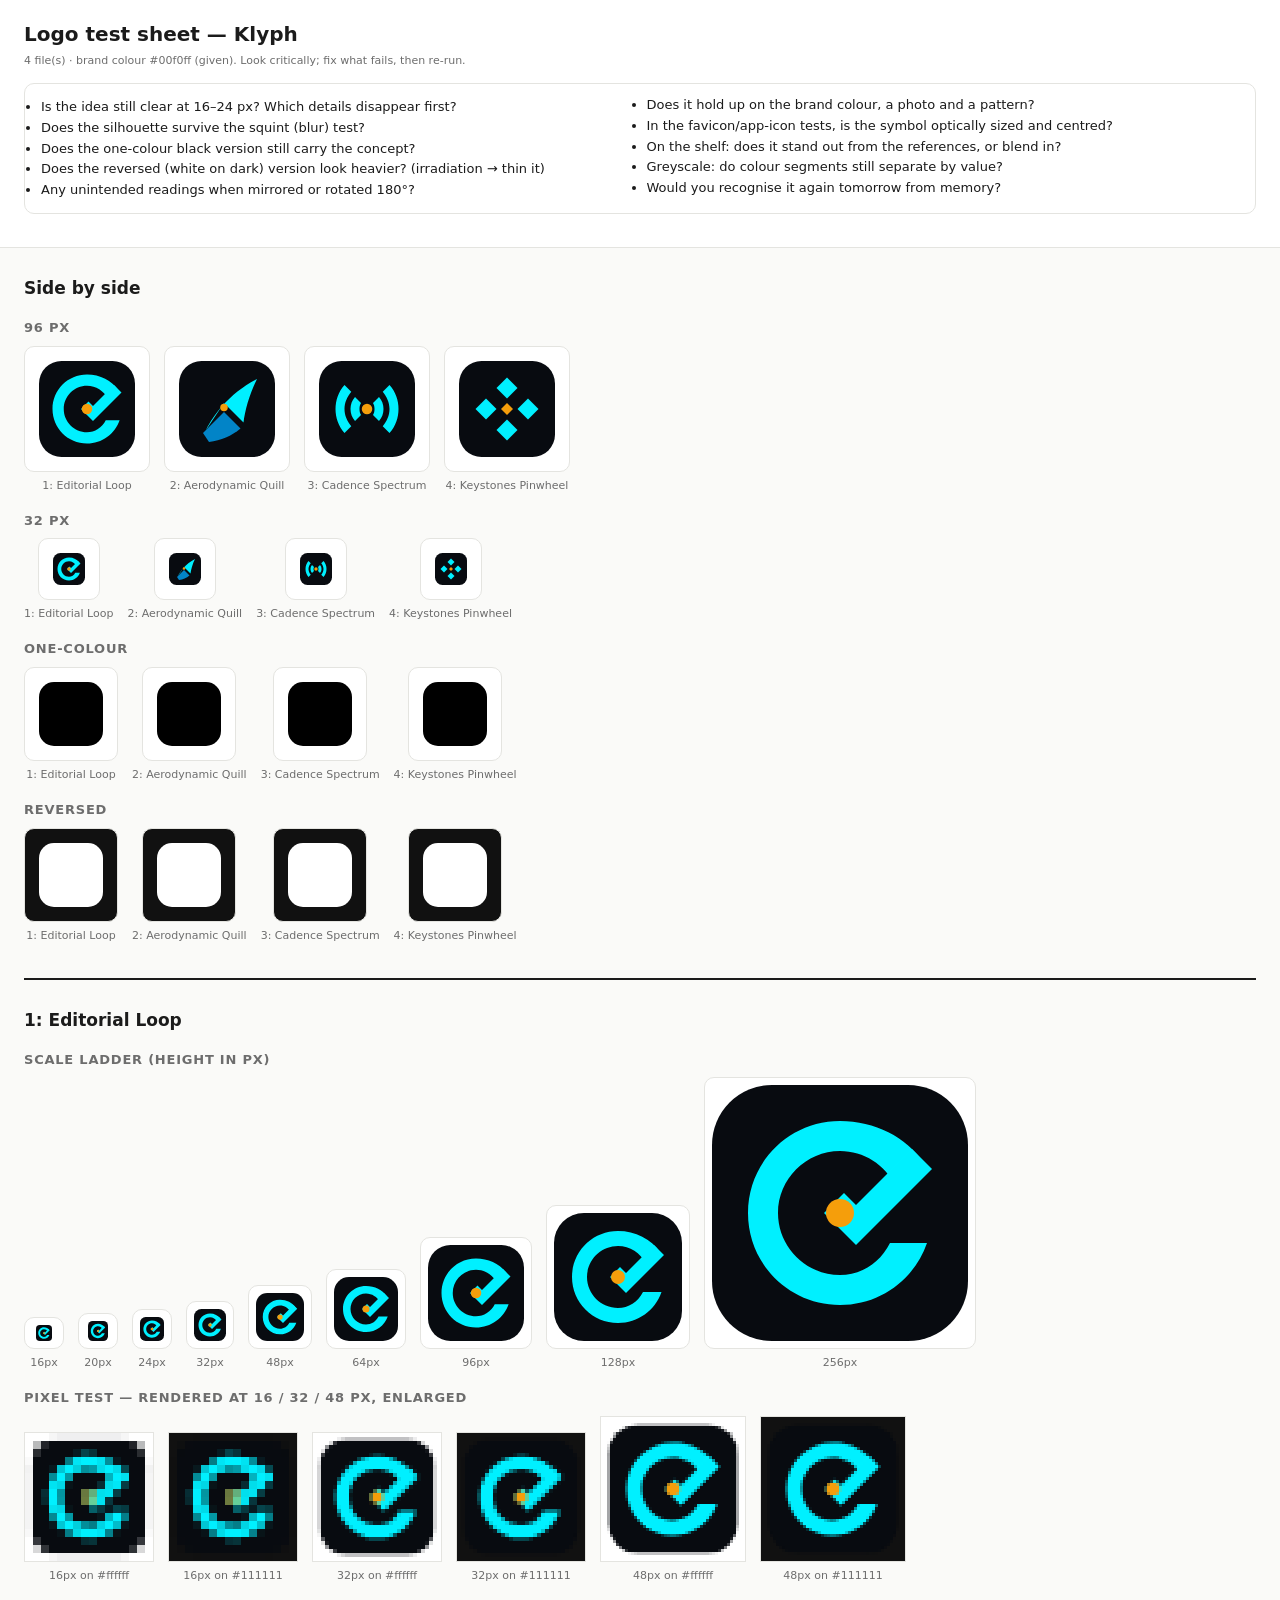
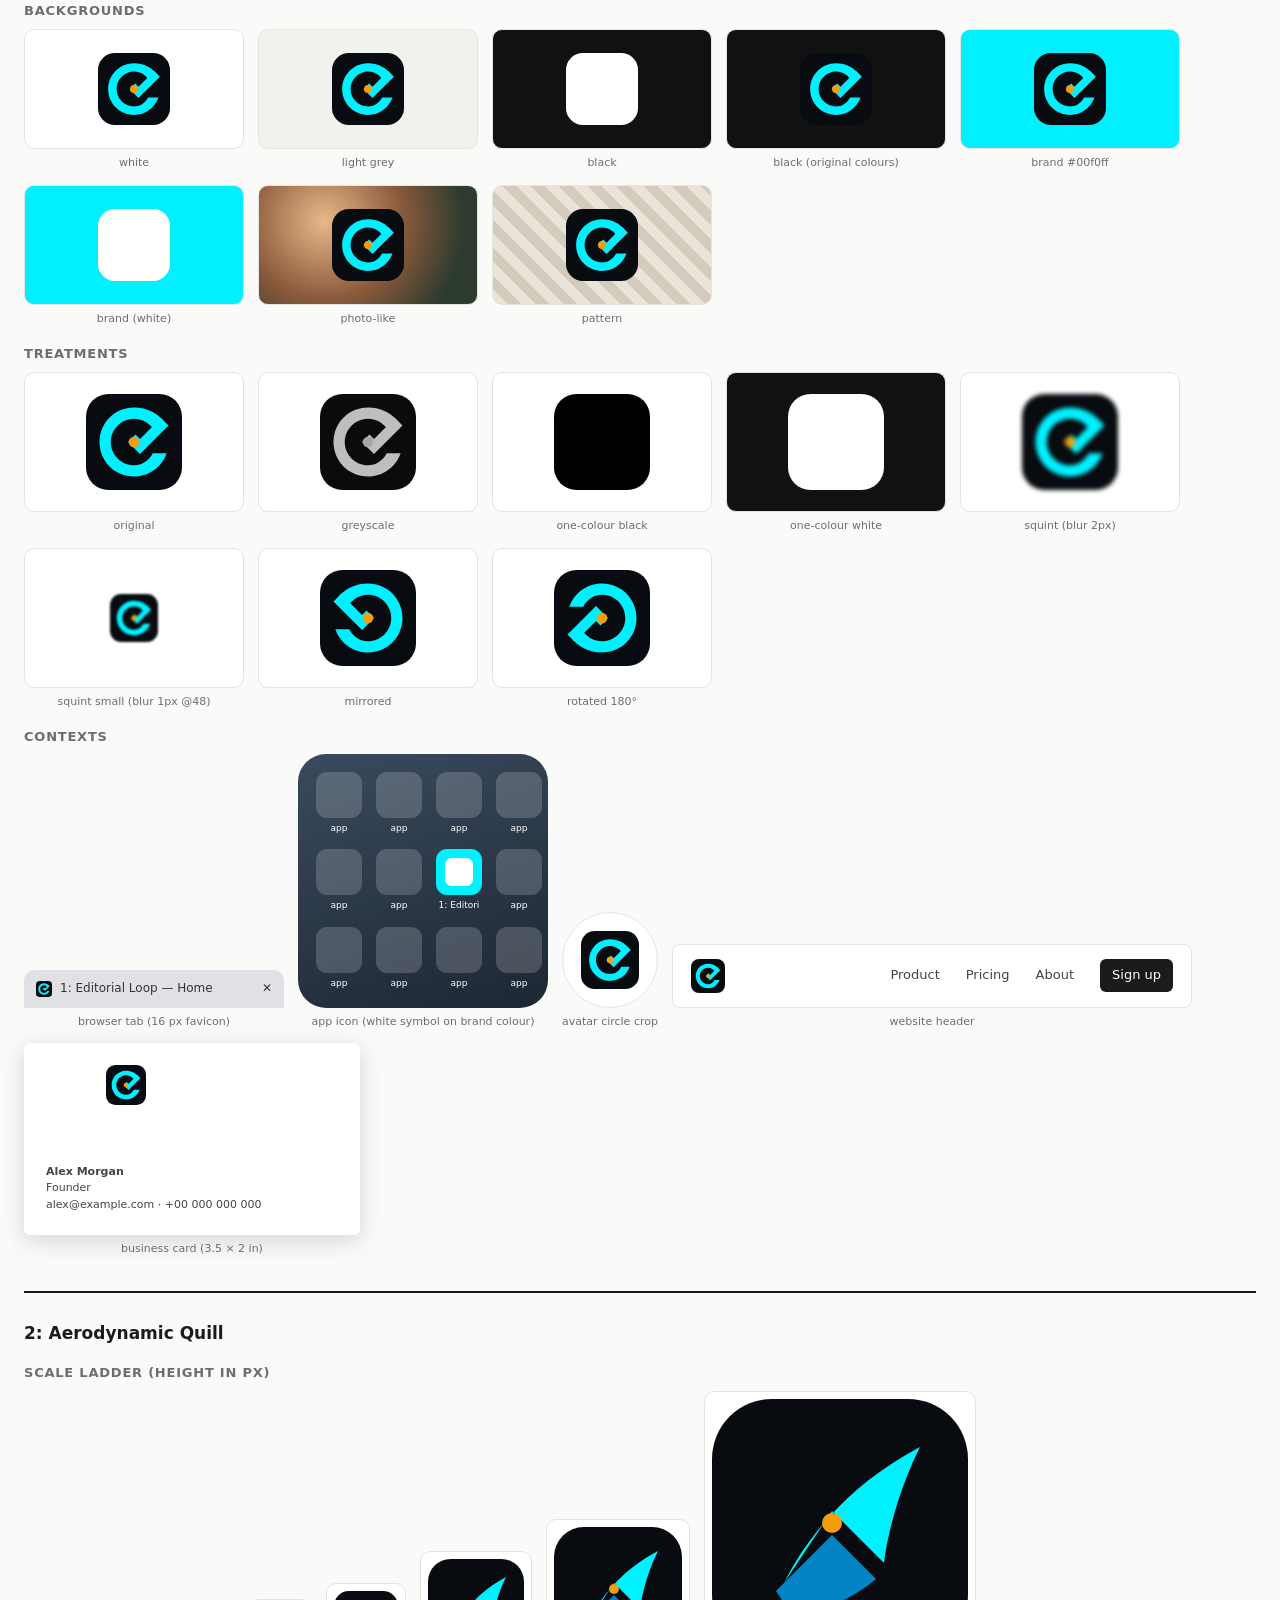
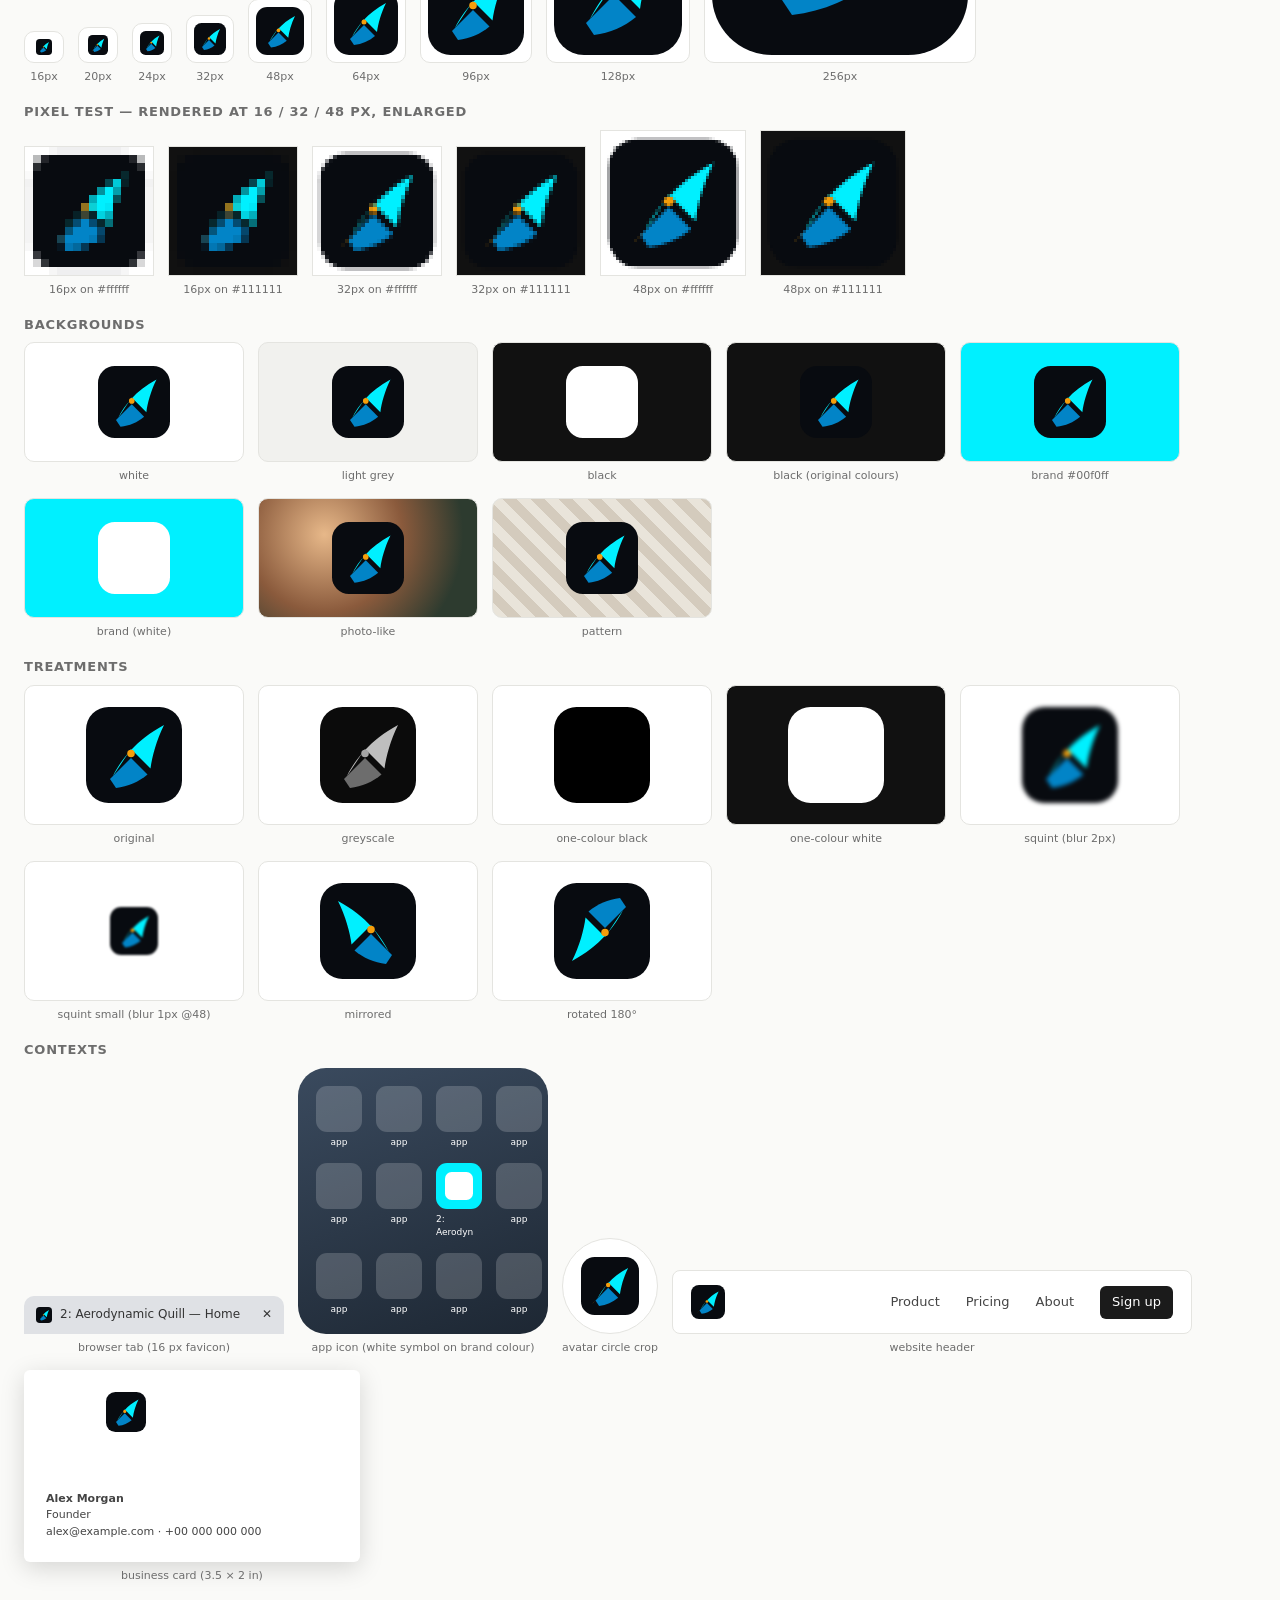
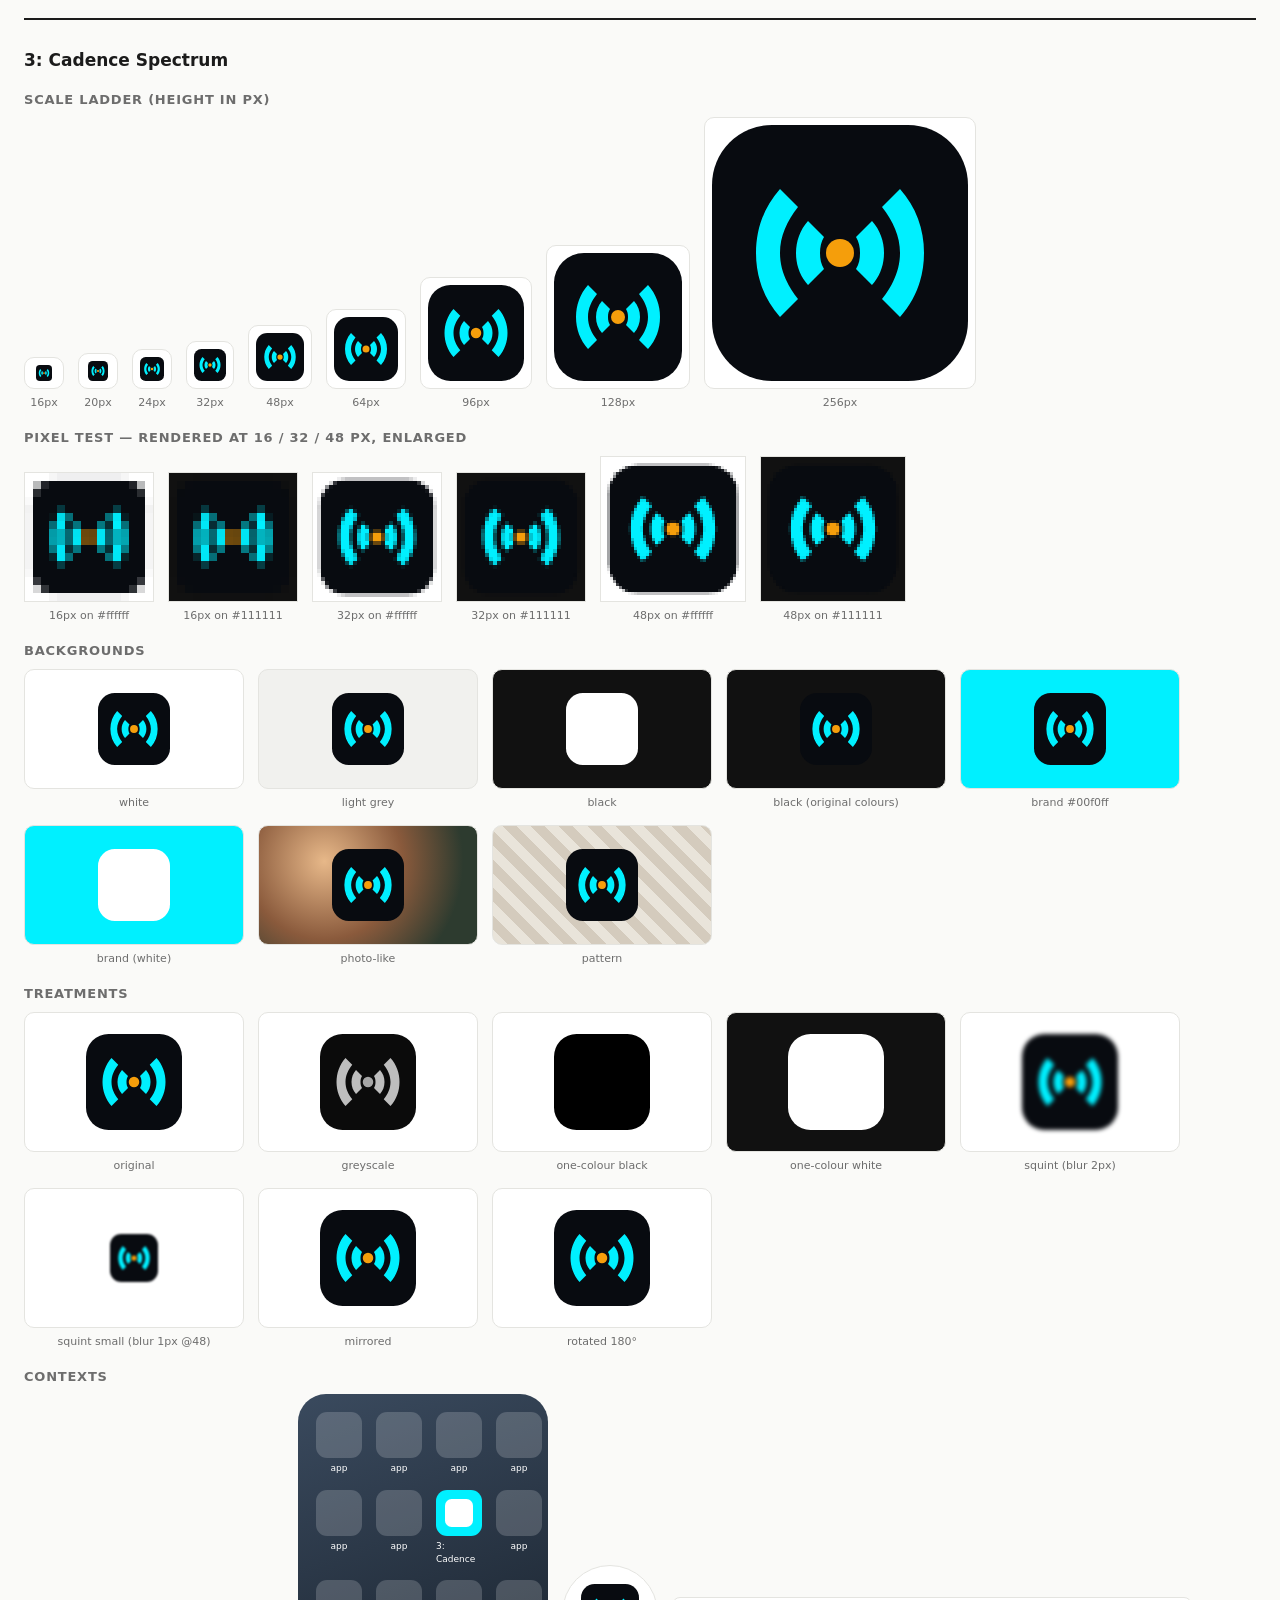
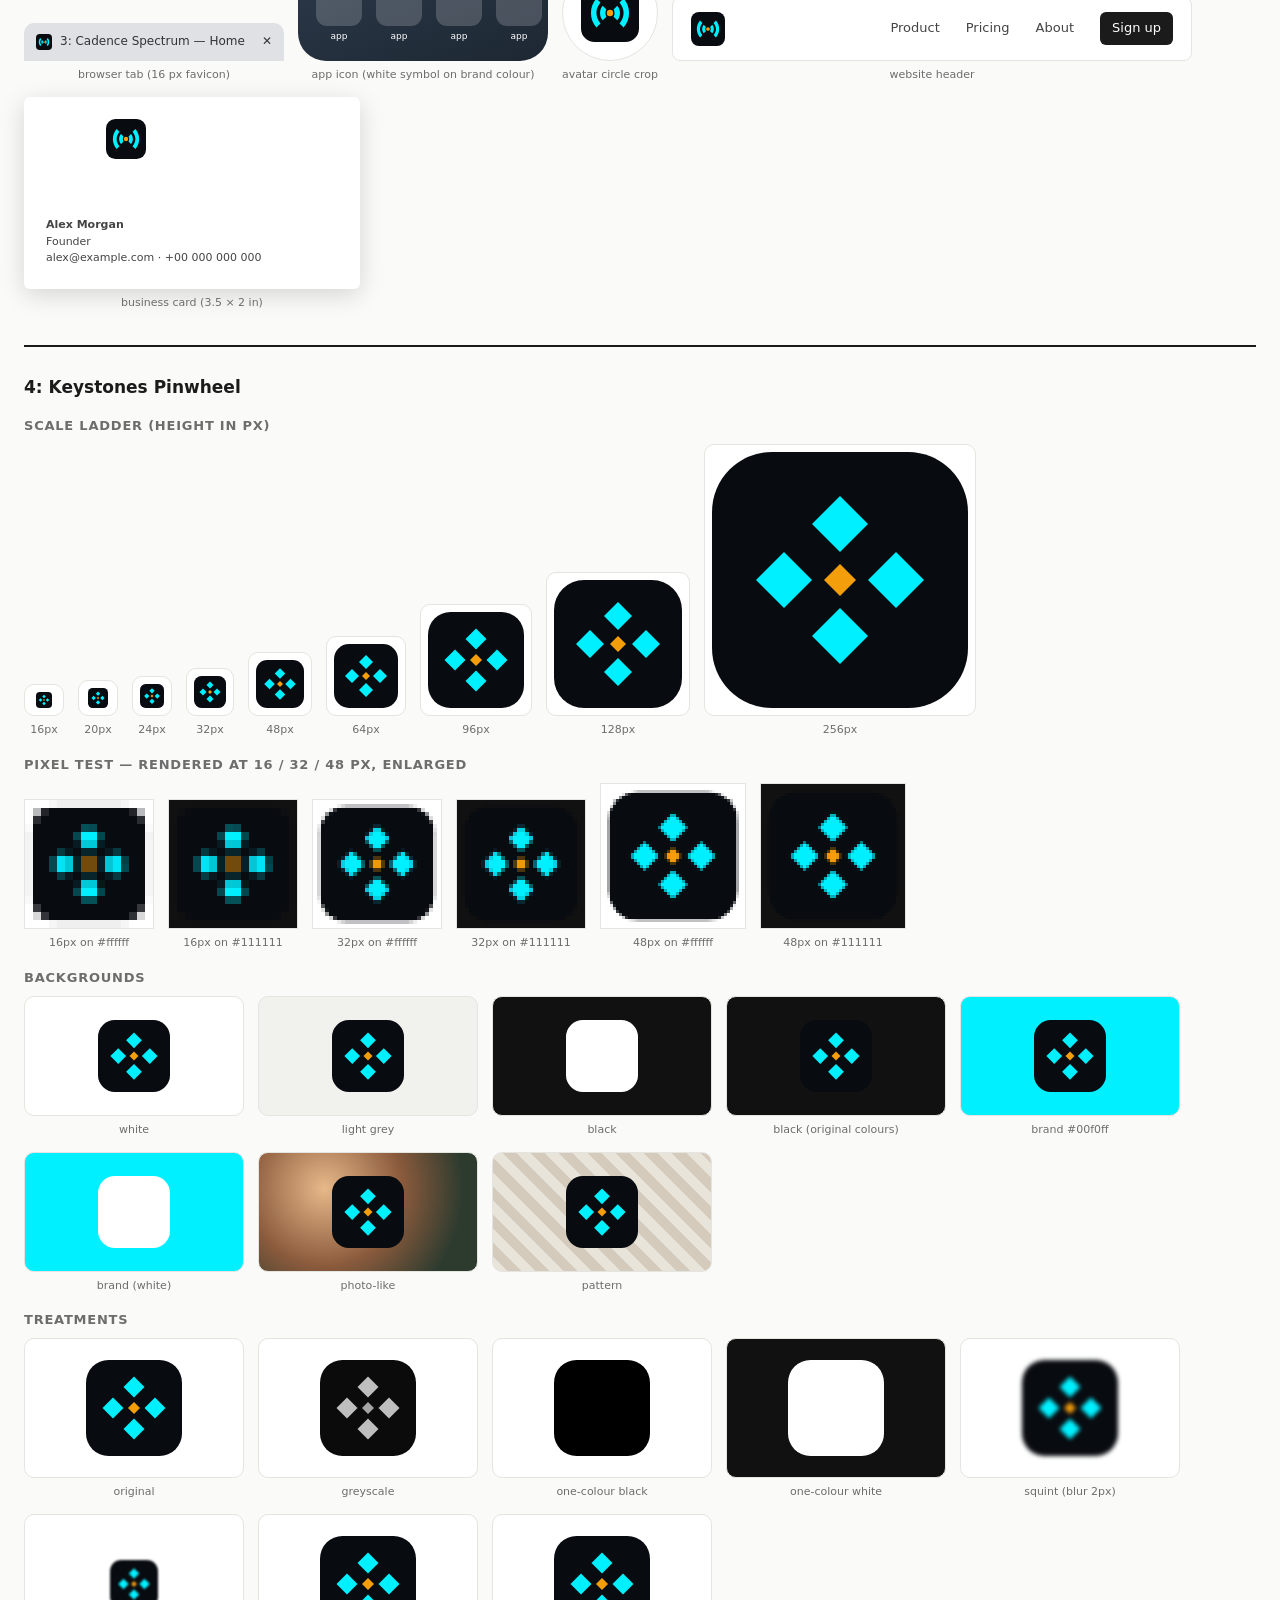
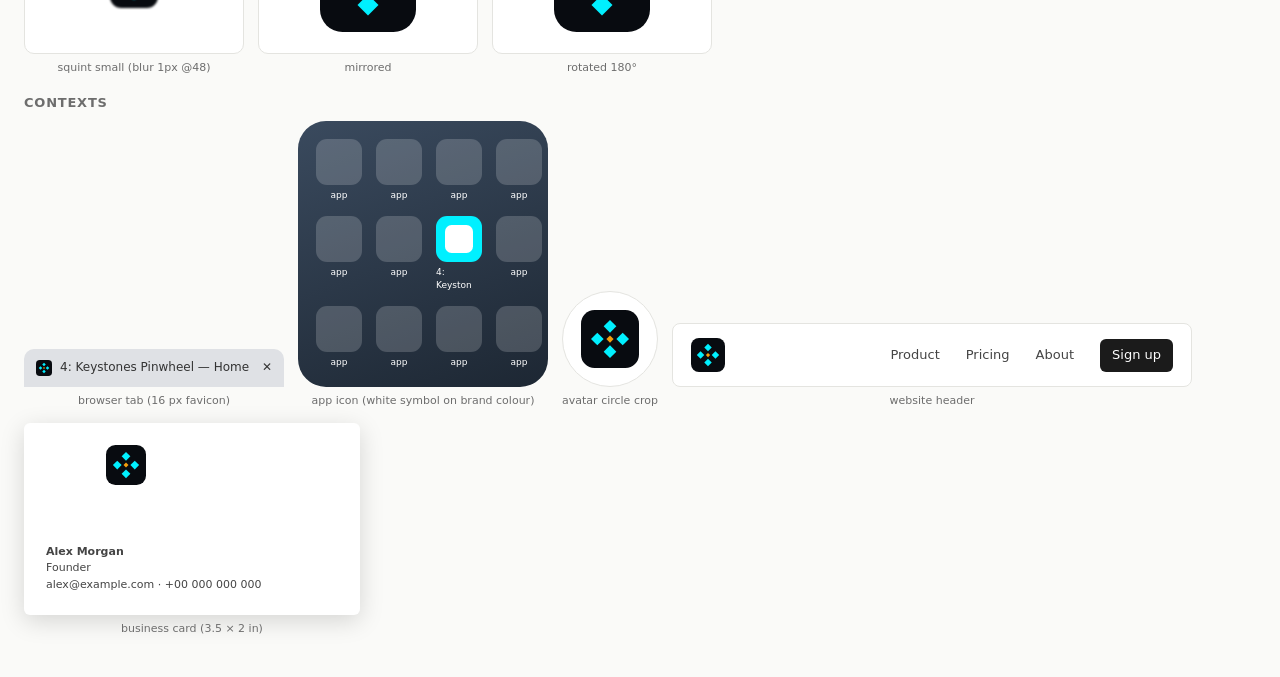
<file: server/static/concepts/redesign/preview.html>
<!doctype html><html lang='en'><head><meta charset='utf-8'><title>Logo test — Klyph</title><meta name='viewport' content='width=device-width,initial-scale=1'><style>
:root{--ink:#1b1b1b;--muted:#6d6d6d;--line:#e4e4e0;--paper:#fafaf8}
*{box-sizing:border-box}body{margin:0;font:14px/1.45 system-ui,-apple-system,Segoe UI,sans-serif;color:var(--ink);background:var(--paper)}
header{padding:20px 24px;border-bottom:1px solid var(--line);background:#fff}h1{margin:0 0 4px;font-size:20px}
h2{font-size:17px;margin:28px 0 10px}h3{font-size:13px;text-transform:uppercase;letter-spacing:.06em;color:var(--muted);margin:18px 0 8px}
.wrap{padding:0 24px 40px;max-width:1400px}.row{display:flex;flex-wrap:wrap;gap:14px;align-items:flex-end}.row>.cell{flex:0 0 auto;max-width:100%}
.cell{display:flex;flex-direction:column;align-items:center;gap:6px}.cap{font-size:11px;color:var(--muted);text-align:center}
.tile{display:flex;align-items:center;justify-content:center;border-radius:10px;border:1px solid var(--line);overflow:hidden}
.checklist{background:#fff;border:1px solid var(--line);border-radius:10px;padding:12px 16px;margin-top:14px;columns:2;font-size:13px}
.checklist li{margin:2px 0}
.concept{border-top:2px solid var(--ink);margin-top:34px}
.pix canvas{image-rendering:pixelated;image-rendering:crisp-edges;border:1px solid var(--line);background:#fff}
.tab{width:260px;height:38px;background:#dfe1e5;border-radius:10px 10px 0 0;display:flex;align-items:center;gap:8px;padding:0 12px;font-size:12px;color:#333}
.tab img{width:16px;height:16px;object-fit:contain}
.phone{width:250px;padding:18px;border-radius:28px;background:linear-gradient(160deg,#3a4a5e,#1d2733);display:grid;grid-template-columns:repeat(4,1fr);gap:14px}
.app{display:flex;flex-direction:column;align-items:center;gap:4px;font-size:9px;color:#fff}
.app .ico{width:46px;height:46px;border-radius:11px;background:rgba(255,255,255,.18)}
.nav{width:520px;max-width:100%;height:64px;background:#fff;border:1px solid var(--line);border-radius:8px;display:flex;align-items:center;padding:0 18px;gap:26px;font-size:13px;color:#444}
.nav .sp{flex:1}.nav .btn{background:#1b1b1b;color:#fff;padding:7px 12px;border-radius:6px}
.card{width:336px;height:192px;border-radius:6px;box-shadow:0 6px 24px rgba(0,0,0,.15);background:#fff;padding:22px;display:flex;flex-direction:column;justify-content:space-between}
.card .t{font-size:11px;color:#444;line-height:1.5}
.avatar{width:96px;height:96px;border-radius:50%;overflow:hidden;display:flex;align-items:center;justify-content:center;border:1px solid var(--line)}
.shelf{display:grid;grid-template-columns:repeat(auto-fill,minmax(150px,1fr));gap:10px}
.shelf .cell{align-items:stretch}.shelf .tile{height:110px;width:100%;background:#fff}.shelf .me{outline:3px solid #e8505b;outline-offset:2px}
.grey img{filter:grayscale(1)}
img.mono-black{filter:brightness(0)}img.mono-white{filter:brightness(0) invert(1)}
</style></head><body><header><h1>Logo test sheet — Klyph</h1><div class='cap' style='text-align:left'>4 file(s) · brand colour #00f0ff (given). Look critically; fix what fails, then re-run.</div><ul class="checklist">
<li>Is the idea still clear at 16–24 px? Which details disappear first?</li>
<li>Does the silhouette survive the squint (blur) test?</li>
<li>Does the one-colour black version still carry the concept?</li>
<li>Does the reversed (white on dark) version look heavier? (irradiation → thin it)</li>
<li>Any unintended readings when mirrored or rotated 180°?</li>
<li>Does it hold up on the brand colour, a photo and a pattern?</li>
<li>In the favicon/app-icon tests, is the symbol optically sized and centred?</li>
<li>On the shelf: does it stand out from the references, or blend in?</li>
<li>Greyscale: do colour segments still separate by value?</li>
<li>Would you recognise it again tomorrow from memory?</li></ul></header><div class='wrap'><section><h2>Side by side</h2>
<h3>96 px</h3><div class='row'>
<div class='cell'><div class="tile" style="width:126px;height:126px;background:#fff;"><img src="[data-uri]" class="" style="height:96px;" alt=""></div><div class='cap'>1: Editorial Loop</div></div>
<div class='cell'><div class="tile" style="width:126px;height:126px;background:#fff;"><img src="[data-uri]" class="" style="height:96px;" alt=""></div><div class='cap'>2: Aerodynamic Quill</div></div>
<div class='cell'><div class="tile" style="width:126px;height:126px;background:#fff;"><img src="[data-uri]" class="" style="height:96px;" alt=""></div><div class='cap'>3: Cadence Spectrum</div></div>
<div class='cell'><div class="tile" style="width:126px;height:126px;background:#fff;"><img src="[data-uri]" class="" style="height:96px;" alt=""></div><div class='cap'>4: Keystones Pinwheel</div></div>
</div>
<h3>32 px</h3><div class='row'>
<div class='cell'><div class="tile" style="width:62px;height:62px;background:#fff;"><img src="[data-uri]" class="" style="height:32px;" alt=""></div><div class='cap'>1: Editorial Loop</div></div>
<div class='cell'><div class="tile" style="width:62px;height:62px;background:#fff;"><img src="[data-uri]" class="" style="height:32px;" alt=""></div><div class='cap'>2: Aerodynamic Quill</div></div>
<div class='cell'><div class="tile" style="width:62px;height:62px;background:#fff;"><img src="[data-uri]" class="" style="height:32px;" alt=""></div><div class='cap'>3: Cadence Spectrum</div></div>
<div class='cell'><div class="tile" style="width:62px;height:62px;background:#fff;"><img src="[data-uri]" class="" style="height:32px;" alt=""></div><div class='cap'>4: Keystones Pinwheel</div></div>
</div>
<h3>one-colour</h3><div class='row'>
<div class='cell'><div class="tile" style="width:94px;height:94px;background:#fff;"><img src="[data-uri]" class="mono-black" style="height:64px;" alt=""></div><div class='cap'>1: Editorial Loop</div></div>
<div class='cell'><div class="tile" style="width:94px;height:94px;background:#fff;"><img src="[data-uri]" class="mono-black" style="height:64px;" alt=""></div><div class='cap'>2: Aerodynamic Quill</div></div>
<div class='cell'><div class="tile" style="width:94px;height:94px;background:#fff;"><img src="[data-uri]" class="mono-black" style="height:64px;" alt=""></div><div class='cap'>3: Cadence Spectrum</div></div>
<div class='cell'><div class="tile" style="width:94px;height:94px;background:#fff;"><img src="[data-uri]" class="mono-black" style="height:64px;" alt=""></div><div class='cap'>4: Keystones Pinwheel</div></div>
</div>
<h3>reversed</h3><div class='row'>
<div class='cell'><div class="tile" style="width:94px;height:94px;background:#111;"><img src="[data-uri]" class="mono-white" style="height:64px;" alt=""></div><div class='cap'>1: Editorial Loop</div></div>
<div class='cell'><div class="tile" style="width:94px;height:94px;background:#111;"><img src="[data-uri]" class="mono-white" style="height:64px;" alt=""></div><div class='cap'>2: Aerodynamic Quill</div></div>
<div class='cell'><div class="tile" style="width:94px;height:94px;background:#111;"><img src="[data-uri]" class="mono-white" style="height:64px;" alt=""></div><div class='cap'>3: Cadence Spectrum</div></div>
<div class='cell'><div class="tile" style="width:94px;height:94px;background:#111;"><img src="[data-uri]" class="mono-white" style="height:64px;" alt=""></div><div class='cap'>4: Keystones Pinwheel</div></div>
</div>
</section><section class="concept"><h2>1: Editorial Loop</h2>
<h3>Scale ladder (height in px)</h3><div class='row'>
<div class='cell'><div class="tile" style="width:40px;height:32px;background:#fff;"><img src="[data-uri]" class="" style="height:16px;" alt=""></div><div class='cap'>16px</div></div>
<div class='cell'><div class="tile" style="width:40px;height:36px;background:#fff;"><img src="[data-uri]" class="" style="height:20px;" alt=""></div><div class='cap'>20px</div></div>
<div class='cell'><div class="tile" style="width:40px;height:40px;background:#fff;"><img src="[data-uri]" class="" style="height:24px;" alt=""></div><div class='cap'>24px</div></div>
<div class='cell'><div class="tile" style="width:48px;height:48px;background:#fff;"><img src="[data-uri]" class="" style="height:32px;" alt=""></div><div class='cap'>32px</div></div>
<div class='cell'><div class="tile" style="width:64px;height:64px;background:#fff;"><img src="[data-uri]" class="" style="height:48px;" alt=""></div><div class='cap'>48px</div></div>
<div class='cell'><div class="tile" style="width:80px;height:80px;background:#fff;"><img src="[data-uri]" class="" style="height:64px;" alt=""></div><div class='cap'>64px</div></div>
<div class='cell'><div class="tile" style="width:112px;height:112px;background:#fff;"><img src="[data-uri]" class="" style="height:96px;" alt=""></div><div class='cap'>96px</div></div>
<div class='cell'><div class="tile" style="width:144px;height:144px;background:#fff;"><img src="[data-uri]" class="" style="height:128px;" alt=""></div><div class='cap'>128px</div></div>
<div class='cell'><div class="tile" style="width:272px;height:272px;background:#fff;"><img src="[data-uri]" class="" style="height:256px;" alt=""></div><div class='cap'>256px</div></div>
</div>
<h3>Pixel test — rendered at 16 / 32 / 48 px, enlarged</h3><div class='row pix'>
<div class='cell'><canvas data-src='[data-uri]' data-n='16' data-k='8' data-bg='#ffffff'></canvas><div class='cap'>16px on #ffffff</div></div>
<div class='cell'><canvas data-src='[data-uri]' data-n='16' data-k='8' data-bg='#111111'></canvas><div class='cap'>16px on #111111</div></div>
<div class='cell'><canvas data-src='[data-uri]' data-n='32' data-k='4' data-bg='#ffffff'></canvas><div class='cap'>32px on #ffffff</div></div>
<div class='cell'><canvas data-src='[data-uri]' data-n='32' data-k='4' data-bg='#111111'></canvas><div class='cap'>32px on #111111</div></div>
<div class='cell'><canvas data-src='[data-uri]' data-n='48' data-k='3' data-bg='#ffffff'></canvas><div class='cap'>48px on #ffffff</div></div>
<div class='cell'><canvas data-src='[data-uri]' data-n='48' data-k='3' data-bg='#111111'></canvas><div class='cap'>48px on #111111</div></div>
</div>
<h3>Backgrounds</h3><div class='row'>
<div class='cell'><div class="tile" style="width:220px;height:120px;background:#ffffff;"><img src="[data-uri]" class="" style="height:72px;max-width:200px;" alt=""></div><div class='cap'>white</div></div>
<div class='cell'><div class="tile" style="width:220px;height:120px;background:#f1f1ee;"><img src="[data-uri]" class="" style="height:72px;max-width:200px;" alt=""></div><div class='cap'>light grey</div></div>
<div class='cell'><div class="tile" style="width:220px;height:120px;background:#111111;"><img src="[data-uri]" class="mono-white" style="height:72px;max-width:200px;" alt=""></div><div class='cap'>black</div></div>
<div class='cell'><div class="tile" style="width:220px;height:120px;background:#111111;"><img src="[data-uri]" class="" style="height:72px;max-width:200px;" alt=""></div><div class='cap'>black (original colours)</div></div>
<div class='cell'><div class="tile" style="width:220px;height:120px;background:#00f0ff;"><img src="[data-uri]" class="" style="height:72px;max-width:200px;" alt=""></div><div class='cap'>brand #00f0ff</div></div>
<div class='cell'><div class="tile" style="width:220px;height:120px;background:#00f0ff;"><img src="[data-uri]" class="mono-white" style="height:72px;max-width:200px;" alt=""></div><div class='cap'>brand (white)</div></div>
<div class='cell'><div class="tile" style="width:220px;height:120px;background:radial-gradient(circle at 30% 30%,#e7b889,#8a5a3c 45%,#2d3b2f 80%);"><img src="[data-uri]" class="" style="height:72px;max-width:200px;" alt=""></div><div class='cap'>photo-like</div></div>
<div class='cell'><div class="tile" style="width:220px;height:120px;background:repeating-linear-gradient(45deg,#e9e4da 0 10px,#d4cbbd 10px 20px);"><img src="[data-uri]" class="" style="height:72px;max-width:200px;" alt=""></div><div class='cap'>pattern</div></div>
</div>
<h3>Treatments</h3><div class='row'>
<div class='cell'><div class="tile" style="width:220px;height:140px;background:#fff;"><img src="[data-uri]" class="" style="height:96px;max-width:200px;" alt=""></div><div class='cap'>original</div></div>
<div class='cell'><div class="tile" style="width:220px;height:140px;background:#fff;"><img src="[data-uri]" class="" style="height:96px;max-width:200px;filter:grayscale(1)" alt=""></div><div class='cap'>greyscale</div></div>
<div class='cell'><div class="tile" style="width:220px;height:140px;background:#fff;"><img src="[data-uri]" class="mono-black" style="height:96px;max-width:200px;" alt=""></div><div class='cap'>one-colour black</div></div>
<div class='cell'><div class="tile" style="width:220px;height:140px;background:#111;"><img src="[data-uri]" class="mono-white" style="height:96px;max-width:200px;" alt=""></div><div class='cap'>one-colour white</div></div>
<div class='cell'><div class="tile" style="width:220px;height:140px;background:#fff;"><img src="[data-uri]" class="" style="height:96px;max-width:200px;filter:blur(2px)" alt=""></div><div class='cap'>squint (blur 2px)</div></div>
<div class='cell'><div class="tile" style="width:220px;height:140px;background:#fff;"><img src="[data-uri]" class="" style="height:48px;max-width:200px;filter:blur(1px)" alt=""></div><div class='cap'>squint small (blur 1px @48)</div></div>
<div class='cell'><div class="tile" style="width:220px;height:140px;background:#fff;"><img src="[data-uri]" class="" style="height:96px;max-width:200px;transform:scaleX(-1)" alt=""></div><div class='cap'>mirrored</div></div>
<div class='cell'><div class="tile" style="width:220px;height:140px;background:#fff;"><img src="[data-uri]" class="" style="height:96px;max-width:200px;transform:rotate(180deg)" alt=""></div><div class='cap'>rotated 180°</div></div>
</div>
<h3>Contexts</h3><div class='row'>
<div class='cell'><div class='tab'><img src="[data-uri]" class="" style="" alt=""><span>1: Editorial Loop — Home</span><span style='margin-left:auto'>✕</span></div><div class='cap'>browser tab (16 px favicon)</div></div>
<div class='cell'><div class='phone'><div class='app'><div class='ico'></div>app</div><div class='app'><div class='ico'></div>app</div><div class='app'><div class='ico'></div>app</div><div class='app'><div class='ico'></div>app</div><div class='app'><div class='ico'></div>app</div><div class='app'><div class='ico'></div>app</div><div class='app'><div class='ico' style='background:#00f0ff;display:flex;align-items:center;justify-content:center'><img src="[data-uri]" class="mono-white" style="height:28px;max-width:30px;" alt=""></div>1: Editori</div><div class='app'><div class='ico'></div>app</div><div class='app'><div class='ico'></div>app</div><div class='app'><div class='ico'></div>app</div><div class='app'><div class='ico'></div>app</div><div class='app'><div class='ico'></div>app</div></div><div class='cap'>app icon (white symbol on brand colour)</div></div>
<div class='cell'><div class='avatar' style='background:#fff'><img src="[data-uri]" class="" style="height:58px;max-width:70px;" alt=""></div><div class='cap'>avatar circle crop</div></div>
<div class='cell'><div class='nav'><img src="[data-uri]" class="" style="height:34px;max-width:180px;" alt=""><span class='sp'></span><span>Product</span><span>Pricing</span><span>About</span><span class='btn'>Sign up</span></div><div class='cap'>website header</div></div>
<div class='cell'><div class='card'><img src="[data-uri]" class="" style="height:40px;max-width:160px;" alt=""><div class='t'><b>Alex Morgan</b><br>Founder<br>alex@example.com · +00 000 000 000</div></div><div class='cap'>business card (3.5 × 2 in)</div></div>
</div></section><section class="concept"><h2>2: Aerodynamic Quill</h2>
<h3>Scale ladder (height in px)</h3><div class='row'>
<div class='cell'><div class="tile" style="width:40px;height:32px;background:#fff;"><img src="[data-uri]" class="" style="height:16px;" alt=""></div><div class='cap'>16px</div></div>
<div class='cell'><div class="tile" style="width:40px;height:36px;background:#fff;"><img src="[data-uri]" class="" style="height:20px;" alt=""></div><div class='cap'>20px</div></div>
<div class='cell'><div class="tile" style="width:40px;height:40px;background:#fff;"><img src="[data-uri]" class="" style="height:24px;" alt=""></div><div class='cap'>24px</div></div>
<div class='cell'><div class="tile" style="width:48px;height:48px;background:#fff;"><img src="[data-uri]" class="" style="height:32px;" alt=""></div><div class='cap'>32px</div></div>
<div class='cell'><div class="tile" style="width:64px;height:64px;background:#fff;"><img src="[data-uri]" class="" style="height:48px;" alt=""></div><div class='cap'>48px</div></div>
<div class='cell'><div class="tile" style="width:80px;height:80px;background:#fff;"><img src="[data-uri]" class="" style="height:64px;" alt=""></div><div class='cap'>64px</div></div>
<div class='cell'><div class="tile" style="width:112px;height:112px;background:#fff;"><img src="[data-uri]" class="" style="height:96px;" alt=""></div><div class='cap'>96px</div></div>
<div class='cell'><div class="tile" style="width:144px;height:144px;background:#fff;"><img src="[data-uri]" class="" style="height:128px;" alt=""></div><div class='cap'>128px</div></div>
<div class='cell'><div class="tile" style="width:272px;height:272px;background:#fff;"><img src="[data-uri]" class="" style="height:256px;" alt=""></div><div class='cap'>256px</div></div>
</div>
<h3>Pixel test — rendered at 16 / 32 / 48 px, enlarged</h3><div class='row pix'>
<div class='cell'><canvas data-src='[data-uri]' data-n='16' data-k='8' data-bg='#ffffff'></canvas><div class='cap'>16px on #ffffff</div></div>
<div class='cell'><canvas data-src='[data-uri]' data-n='16' data-k='8' data-bg='#111111'></canvas><div class='cap'>16px on #111111</div></div>
<div class='cell'><canvas data-src='[data-uri]' data-n='32' data-k='4' data-bg='#ffffff'></canvas><div class='cap'>32px on #ffffff</div></div>
<div class='cell'><canvas data-src='[data-uri]' data-n='32' data-k='4' data-bg='#111111'></canvas><div class='cap'>32px on #111111</div></div>
<div class='cell'><canvas data-src='[data-uri]' data-n='48' data-k='3' data-bg='#ffffff'></canvas><div class='cap'>48px on #ffffff</div></div>
<div class='cell'><canvas data-src='[data-uri]' data-n='48' data-k='3' data-bg='#111111'></canvas><div class='cap'>48px on #111111</div></div>
</div>
<h3>Backgrounds</h3><div class='row'>
<div class='cell'><div class="tile" style="width:220px;height:120px;background:#ffffff;"><img src="[data-uri]" class="" style="height:72px;max-width:200px;" alt=""></div><div class='cap'>white</div></div>
<div class='cell'><div class="tile" style="width:220px;height:120px;background:#f1f1ee;"><img src="[data-uri]" class="" style="height:72px;max-width:200px;" alt=""></div><div class='cap'>light grey</div></div>
<div class='cell'><div class="tile" style="width:220px;height:120px;background:#111111;"><img src="[data-uri]" class="mono-white" style="height:72px;max-width:200px;" alt=""></div><div class='cap'>black</div></div>
<div class='cell'><div class="tile" style="width:220px;height:120px;background:#111111;"><img src="[data-uri]" class="" style="height:72px;max-width:200px;" alt=""></div><div class='cap'>black (original colours)</div></div>
<div class='cell'><div class="tile" style="width:220px;height:120px;background:#00f0ff;"><img src="[data-uri]" class="" style="height:72px;max-width:200px;" alt=""></div><div class='cap'>brand #00f0ff</div></div>
<div class='cell'><div class="tile" style="width:220px;height:120px;background:#00f0ff;"><img src="[data-uri]" class="mono-white" style="height:72px;max-width:200px;" alt=""></div><div class='cap'>brand (white)</div></div>
<div class='cell'><div class="tile" style="width:220px;height:120px;background:radial-gradient(circle at 30% 30%,#e7b889,#8a5a3c 45%,#2d3b2f 80%);"><img src="[data-uri]" class="" style="height:72px;max-width:200px;" alt=""></div><div class='cap'>photo-like</div></div>
<div class='cell'><div class="tile" style="width:220px;height:120px;background:repeating-linear-gradient(45deg,#e9e4da 0 10px,#d4cbbd 10px 20px);"><img src="[data-uri]" class="" style="height:72px;max-width:200px;" alt=""></div><div class='cap'>pattern</div></div>
</div>
<h3>Treatments</h3><div class='row'>
<div class='cell'><div class="tile" style="width:220px;height:140px;background:#fff;"><img src="[data-uri]" class="" style="height:96px;max-width:200px;" alt=""></div><div class='cap'>original</div></div>
<div class='cell'><div class="tile" style="width:220px;height:140px;background:#fff;"><img src="[data-uri]" class="" style="height:96px;max-width:200px;filter:grayscale(1)" alt=""></div><div class='cap'>greyscale</div></div>
<div class='cell'><div class="tile" style="width:220px;height:140px;background:#fff;"><img src="[data-uri]" class="mono-black" style="height:96px;max-width:200px;" alt=""></div><div class='cap'>one-colour black</div></div>
<div class='cell'><div class="tile" style="width:220px;height:140px;background:#111;"><img src="[data-uri]" class="mono-white" style="height:96px;max-width:200px;" alt=""></div><div class='cap'>one-colour white</div></div>
<div class='cell'><div class="tile" style="width:220px;height:140px;background:#fff;"><img src="[data-uri]" class="" style="height:96px;max-width:200px;filter:blur(2px)" alt=""></div><div class='cap'>squint (blur 2px)</div></div>
<div class='cell'><div class="tile" style="width:220px;height:140px;background:#fff;"><img src="[data-uri]" class="" style="height:48px;max-width:200px;filter:blur(1px)" alt=""></div><div class='cap'>squint small (blur 1px @48)</div></div>
<div class='cell'><div class="tile" style="width:220px;height:140px;background:#fff;"><img src="[data-uri]" class="" style="height:96px;max-width:200px;transform:scaleX(-1)" alt=""></div><div class='cap'>mirrored</div></div>
<div class='cell'><div class="tile" style="width:220px;height:140px;background:#fff;"><img src="[data-uri]" class="" style="height:96px;max-width:200px;transform:rotate(180deg)" alt=""></div><div class='cap'>rotated 180°</div></div>
</div>
<h3>Contexts</h3><div class='row'>
<div class='cell'><div class='tab'><img src="[data-uri]" class="" style="" alt=""><span>2: Aerodynamic Quill — Home</span><span style='margin-left:auto'>✕</span></div><div class='cap'>browser tab (16 px favicon)</div></div>
<div class='cell'><div class='phone'><div class='app'><div class='ico'></div>app</div><div class='app'><div class='ico'></div>app</div><div class='app'><div class='ico'></div>app</div><div class='app'><div class='ico'></div>app</div><div class='app'><div class='ico'></div>app</div><div class='app'><div class='ico'></div>app</div><div class='app'><div class='ico' style='background:#00f0ff;display:flex;align-items:center;justify-content:center'><img src="[data-uri]" class="mono-white" style="height:28px;max-width:30px;" alt=""></div>2: Aerodyn</div><div class='app'><div class='ico'></div>app</div><div class='app'><div class='ico'></div>app</div><div class='app'><div class='ico'></div>app</div><div class='app'><div class='ico'></div>app</div><div class='app'><div class='ico'></div>app</div></div><div class='cap'>app icon (white symbol on brand colour)</div></div>
<div class='cell'><div class='avatar' style='background:#fff'><img src="[data-uri]" class="" style="height:58px;max-width:70px;" alt=""></div><div class='cap'>avatar circle crop</div></div>
<div class='cell'><div class='nav'><img src="[data-uri]" class="" style="height:34px;max-width:180px;" alt=""><span class='sp'></span><span>Product</span><span>Pricing</span><span>About</span><span class='btn'>Sign up</span></div><div class='cap'>website header</div></div>
<div class='cell'><div class='card'><img src="[data-uri]" class="" style="height:40px;max-width:160px;" alt=""><div class='t'><b>Alex Morgan</b><br>Founder<br>alex@example.com · +00 000 000 000</div></div><div class='cap'>business card (3.5 × 2 in)</div></div>
</div></section><section class="concept"><h2>3: Cadence Spectrum</h2>
<h3>Scale ladder (height in px)</h3><div class='row'>
<div class='cell'><div class="tile" style="width:40px;height:32px;background:#fff;"><img src="[data-uri]" class="" style="height:16px;" alt=""></div><div class='cap'>16px</div></div>
<div class='cell'><div class="tile" style="width:40px;height:36px;background:#fff;"><img src="[data-uri]" class="" style="height:20px;" alt=""></div><div class='cap'>20px</div></div>
<div class='cell'><div class="tile" style="width:40px;height:40px;background:#fff;"><img src="[data-uri]" class="" style="height:24px;" alt=""></div><div class='cap'>24px</div></div>
<div class='cell'><div class="tile" style="width:48px;height:48px;background:#fff;"><img src="[data-uri]" class="" style="height:32px;" alt=""></div><div class='cap'>32px</div></div>
<div class='cell'><div class="tile" style="width:64px;height:64px;background:#fff;"><img src="[data-uri]" class="" style="height:48px;" alt=""></div><div class='cap'>48px</div></div>
<div class='cell'><div class="tile" style="width:80px;height:80px;background:#fff;"><img src="[data-uri]" class="" style="height:64px;" alt=""></div><div class='cap'>64px</div></div>
<div class='cell'><div class="tile" style="width:112px;height:112px;background:#fff;"><img src="[data-uri]" class="" style="height:96px;" alt=""></div><div class='cap'>96px</div></div>
<div class='cell'><div class="tile" style="width:144px;height:144px;background:#fff;"><img src="[data-uri]" class="" style="height:128px;" alt=""></div><div class='cap'>128px</div></div>
<div class='cell'><div class="tile" style="width:272px;height:272px;background:#fff;"><img src="[data-uri]" class="" style="height:256px;" alt=""></div><div class='cap'>256px</div></div>
</div>
<h3>Pixel test — rendered at 16 / 32 / 48 px, enlarged</h3><div class='row pix'>
<div class='cell'><canvas data-src='[data-uri]' data-n='16' data-k='8' data-bg='#ffffff'></canvas><div class='cap'>16px on #ffffff</div></div>
<div class='cell'><canvas data-src='[data-uri]' data-n='16' data-k='8' data-bg='#111111'></canvas><div class='cap'>16px on #111111</div></div>
<div class='cell'><canvas data-src='[data-uri]' data-n='32' data-k='4' data-bg='#ffffff'></canvas><div class='cap'>32px on #ffffff</div></div>
<div class='cell'><canvas data-src='[data-uri]' data-n='32' data-k='4' data-bg='#111111'></canvas><div class='cap'>32px on #111111</div></div>
<div class='cell'><canvas data-src='[data-uri]' data-n='48' data-k='3' data-bg='#ffffff'></canvas><div class='cap'>48px on #ffffff</div></div>
<div class='cell'><canvas data-src='[data-uri]' data-n='48' data-k='3' data-bg='#111111'></canvas><div class='cap'>48px on #111111</div></div>
</div>
<h3>Backgrounds</h3><div class='row'>
<div class='cell'><div class="tile" style="width:220px;height:120px;background:#ffffff;"><img src="[data-uri]" class="" style="height:72px;max-width:200px;" alt=""></div><div class='cap'>white</div></div>
<div class='cell'><div class="tile" style="width:220px;height:120px;background:#f1f1ee;"><img src="[data-uri]" class="" style="height:72px;max-width:200px;" alt=""></div><div class='cap'>light grey</div></div>
<div class='cell'><div class="tile" style="width:220px;height:120px;background:#111111;"><img src="[data-uri]" class="mono-white" style="height:72px;max-width:200px;" alt=""></div><div class='cap'>black</div></div>
<div class='cell'><div class="tile" style="width:220px;height:120px;background:#111111;"><img src="[data-uri]" class="" style="height:72px;max-width:200px;" alt=""></div><div class='cap'>black (original colours)</div></div>
<div class='cell'><div class="tile" style="width:220px;height:120px;background:#00f0ff;"><img src="[data-uri]" class="" style="height:72px;max-width:200px;" alt=""></div><div class='cap'>brand #00f0ff</div></div>
<div class='cell'><div class="tile" style="width:220px;height:120px;background:#00f0ff;"><img src="[data-uri]" class="mono-white" style="height:72px;max-width:200px;" alt=""></div><div class='cap'>brand (white)</div></div>
<div class='cell'><div class="tile" style="width:220px;height:120px;background:radial-gradient(circle at 30% 30%,#e7b889,#8a5a3c 45%,#2d3b2f 80%);"><img src="[data-uri]" class="" style="height:72px;max-width:200px;" alt=""></div><div class='cap'>photo-like</div></div>
<div class='cell'><div class="tile" style="width:220px;height:120px;background:repeating-linear-gradient(45deg,#e9e4da 0 10px,#d4cbbd 10px 20px);"><img src="[data-uri]" class="" style="height:72px;max-width:200px;" alt=""></div><div class='cap'>pattern</div></div>
</div>
<h3>Treatments</h3><div class='row'>
<div class='cell'><div class="tile" style="width:220px;height:140px;background:#fff;"><img src="[data-uri]" class="" style="height:96px;max-width:200px;" alt=""></div><div class='cap'>original</div></div>
<div class='cell'><div class="tile" style="width:220px;height:140px;background:#fff;"><img src="[data-uri]" class="" style="height:96px;max-width:200px;filter:grayscale(1)" alt=""></div><div class='cap'>greyscale</div></div>
<div class='cell'><div class="tile" style="width:220px;height:140px;background:#fff;"><img src="[data-uri]" class="mono-black" style="height:96px;max-width:200px;" alt=""></div><div class='cap'>one-colour black</div></div>
<div class='cell'><div class="tile" style="width:220px;height:140px;background:#111;"><img src="[data-uri]" class="mono-white" style="height:96px;max-width:200px;" alt=""></div><div class='cap'>one-colour white</div></div>
<div class='cell'><div class="tile" style="width:220px;height:140px;background:#fff;"><img src="[data-uri]" class="" style="height:96px;max-width:200px;filter:blur(2px)" alt=""></div><div class='cap'>squint (blur 2px)</div></div>
<div class='cell'><div class="tile" style="width:220px;height:140px;background:#fff;"><img src="[data-uri]" class="" style="height:48px;max-width:200px;filter:blur(1px)" alt=""></div><div class='cap'>squint small (blur 1px @48)</div></div>
<div class='cell'><div class="tile" style="width:220px;height:140px;background:#fff;"><img src="[data-uri]" class="" style="height:96px;max-width:200px;transform:scaleX(-1)" alt=""></div><div class='cap'>mirrored</div></div>
<div class='cell'><div class="tile" style="width:220px;height:140px;background:#fff;"><img src="[data-uri]" class="" style="height:96px;max-width:200px;transform:rotate(180deg)" alt=""></div><div class='cap'>rotated 180°</div></div>
</div>
<h3>Contexts</h3><div class='row'>
<div class='cell'><div class='tab'><img src="[data-uri]" class="" style="" alt=""><span>3: Cadence Spectrum — Home</span><span style='margin-left:auto'>✕</span></div><div class='cap'>browser tab (16 px favicon)</div></div>
<div class='cell'><div class='phone'><div class='app'><div class='ico'></div>app</div><div class='app'><div class='ico'></div>app</div><div class='app'><div class='ico'></div>app</div><div class='app'><div class='ico'></div>app</div><div class='app'><div class='ico'></div>app</div><div class='app'><div class='ico'></div>app</div><div class='app'><div class='ico' style='background:#00f0ff;display:flex;align-items:center;justify-content:center'><img src="[data-uri]" class="mono-white" style="height:28px;max-width:30px;" alt=""></div>3: Cadence</div><div class='app'><div class='ico'></div>app</div><div class='app'><div class='ico'></div>app</div><div class='app'><div class='ico'></div>app</div><div class='app'><div class='ico'></div>app</div><div class='app'><div class='ico'></div>app</div></div><div class='cap'>app icon (white symbol on brand colour)</div></div>
<div class='cell'><div class='avatar' style='background:#fff'><img src="[data-uri]" class="" style="height:58px;max-width:70px;" alt=""></div><div class='cap'>avatar circle crop</div></div>
<div class='cell'><div class='nav'><img src="[data-uri]" class="" style="height:34px;max-width:180px;" alt=""><span class='sp'></span><span>Product</span><span>Pricing</span><span>About</span><span class='btn'>Sign up</span></div><div class='cap'>website header</div></div>
<div class='cell'><div class='card'><img src="[data-uri]" class="" style="height:40px;max-width:160px;" alt=""><div class='t'><b>Alex Morgan</b><br>Founder<br>alex@example.com · +00 000 000 000</div></div><div class='cap'>business card (3.5 × 2 in)</div></div>
</div></section><section class="concept"><h2>4: Keystones Pinwheel</h2>
<h3>Scale ladder (height in px)</h3><div class='row'>
<div class='cell'><div class="tile" style="width:40px;height:32px;background:#fff;"><img src="[data-uri]" class="" style="height:16px;" alt=""></div><div class='cap'>16px</div></div>
<div class='cell'><div class="tile" style="width:40px;height:36px;background:#fff;"><img src="[data-uri]" class="" style="height:20px;" alt=""></div><div class='cap'>20px</div></div>
<div class='cell'><div class="tile" style="width:40px;height:40px;background:#fff;"><img src="[data-uri]" class="" style="height:24px;" alt=""></div><div class='cap'>24px</div></div>
<div class='cell'><div class="tile" style="width:48px;height:48px;background:#fff;"><img src="[data-uri]" class="" style="height:32px;" alt=""></div><div class='cap'>32px</div></div>
<div class='cell'><div class="tile" style="width:64px;height:64px;background:#fff;"><img src="[data-uri]" class="" style="height:48px;" alt=""></div><div class='cap'>48px</div></div>
<div class='cell'><div class="tile" style="width:80px;height:80px;background:#fff;"><img src="[data-uri]" class="" style="height:64px;" alt=""></div><div class='cap'>64px</div></div>
<div class='cell'><div class="tile" style="width:112px;height:112px;background:#fff;"><img src="[data-uri]" class="" style="height:96px;" alt=""></div><div class='cap'>96px</div></div>
<div class='cell'><div class="tile" style="width:144px;height:144px;background:#fff;"><img src="[data-uri]" class="" style="height:128px;" alt=""></div><div class='cap'>128px</div></div>
<div class='cell'><div class="tile" style="width:272px;height:272px;background:#fff;"><img src="[data-uri]" class="" style="height:256px;" alt=""></div><div class='cap'>256px</div></div>
</div>
<h3>Pixel test — rendered at 16 / 32 / 48 px, enlarged</h3><div class='row pix'>
<div class='cell'><canvas data-src='[data-uri]' data-n='16' data-k='8' data-bg='#ffffff'></canvas><div class='cap'>16px on #ffffff</div></div>
<div class='cell'><canvas data-src='[data-uri]' data-n='16' data-k='8' data-bg='#111111'></canvas><div class='cap'>16px on #111111</div></div>
<div class='cell'><canvas data-src='[data-uri]' data-n='32' data-k='4' data-bg='#ffffff'></canvas><div class='cap'>32px on #ffffff</div></div>
<div class='cell'><canvas data-src='[data-uri]' data-n='32' data-k='4' data-bg='#111111'></canvas><div class='cap'>32px on #111111</div></div>
<div class='cell'><canvas data-src='[data-uri]' data-n='48' data-k='3' data-bg='#ffffff'></canvas><div class='cap'>48px on #ffffff</div></div>
<div class='cell'><canvas data-src='[data-uri]' data-n='48' data-k='3' data-bg='#111111'></canvas><div class='cap'>48px on #111111</div></div>
</div>
<h3>Backgrounds</h3><div class='row'>
<div class='cell'><div class="tile" style="width:220px;height:120px;background:#ffffff;"><img src="[data-uri]" class="" style="height:72px;max-width:200px;" alt=""></div><div class='cap'>white</div></div>
<div class='cell'><div class="tile" style="width:220px;height:120px;background:#f1f1ee;"><img src="[data-uri]" class="" style="height:72px;max-width:200px;" alt=""></div><div class='cap'>light grey</div></div>
<div class='cell'><div class="tile" style="width:220px;height:120px;background:#111111;"><img src="[data-uri]" class="mono-white" style="height:72px;max-width:200px;" alt=""></div><div class='cap'>black</div></div>
<div class='cell'><div class="tile" style="width:220px;height:120px;background:#111111;"><img src="[data-uri]" class="" style="height:72px;max-width:200px;" alt=""></div><div class='cap'>black (original colours)</div></div>
<div class='cell'><div class="tile" style="width:220px;height:120px;background:#00f0ff;"><img src="[data-uri]" class="" style="height:72px;max-width:200px;" alt=""></div><div class='cap'>brand #00f0ff</div></div>
<div class='cell'><div class="tile" style="width:220px;height:120px;background:#00f0ff;"><img src="[data-uri]" class="mono-white" style="height:72px;max-width:200px;" alt=""></div><div class='cap'>brand (white)</div></div>
<div class='cell'><div class="tile" style="width:220px;height:120px;background:radial-gradient(circle at 30% 30%,#e7b889,#8a5a3c 45%,#2d3b2f 80%);"><img src="[data-uri]" class="" style="height:72px;max-width:200px;" alt=""></div><div class='cap'>photo-like</div></div>
<div class='cell'><div class="tile" style="width:220px;height:120px;background:repeating-linear-gradient(45deg,#e9e4da 0 10px,#d4cbbd 10px 20px);"><img src="[data-uri]" class="" style="height:72px;max-width:200px;" alt=""></div><div class='cap'>pattern</div></div>
</div>
<h3>Treatments</h3><div class='row'>
<div class='cell'><div class="tile" style="width:220px;height:140px;background:#fff;"><img src="[data-uri]" class="" style="height:96px;max-width:200px;" alt=""></div><div class='cap'>original</div></div>
<div class='cell'><div class="tile" style="width:220px;height:140px;background:#fff;"><img src="[data-uri]" class="" style="height:96px;max-width:200px;filter:grayscale(1)" alt=""></div><div class='cap'>greyscale</div></div>
<div class='cell'><div class="tile" style="width:220px;height:140px;background:#fff;"><img src="[data-uri]" class="mono-black" style="height:96px;max-width:200px;" alt=""></div><div class='cap'>one-colour black</div></div>
<div class='cell'><div class="tile" style="width:220px;height:140px;background:#111;"><img src="[data-uri]" class="mono-white" style="height:96px;max-width:200px;" alt=""></div><div class='cap'>one-colour white</div></div>
<div class='cell'><div class="tile" style="width:220px;height:140px;background:#fff;"><img src="[data-uri]" class="" style="height:96px;max-width:200px;filter:blur(2px)" alt=""></div><div class='cap'>squint (blur 2px)</div></div>
<div class='cell'><div class="tile" style="width:220px;height:140px;background:#fff;"><img src="[data-uri]" class="" style="height:48px;max-width:200px;filter:blur(1px)" alt=""></div><div class='cap'>squint small (blur 1px @48)</div></div>
<div class='cell'><div class="tile" style="width:220px;height:140px;background:#fff;"><img src="[data-uri]" class="" style="height:96px;max-width:200px;transform:scaleX(-1)" alt=""></div><div class='cap'>mirrored</div></div>
<div class='cell'><div class="tile" style="width:220px;height:140px;background:#fff;"><img src="[data-uri]" class="" style="height:96px;max-width:200px;transform:rotate(180deg)" alt=""></div><div class='cap'>rotated 180°</div></div>
</div>
<h3>Contexts</h3><div class='row'>
<div class='cell'><div class='tab'><img src="[data-uri]" class="" style="" alt=""><span>4: Keystones Pinwheel — Home</span><span style='margin-left:auto'>✕</span></div><div class='cap'>browser tab (16 px favicon)</div></div>
<div class='cell'><div class='phone'><div class='app'><div class='ico'></div>app</div><div class='app'><div class='ico'></div>app</div><div class='app'><div class='ico'></div>app</div><div class='app'><div class='ico'></div>app</div><div class='app'><div class='ico'></div>app</div><div class='app'><div class='ico'></div>app</div><div class='app'><div class='ico' style='background:#00f0ff;display:flex;align-items:center;justify-content:center'><img src="[data-uri]" class="mono-white" style="height:28px;max-width:30px;" alt=""></div>4: Keyston</div><div class='app'><div class='ico'></div>app</div><div class='app'><div class='ico'></div>app</div><div class='app'><div class='ico'></div>app</div><div class='app'><div class='ico'></div>app</div><div class='app'><div class='ico'></div>app</div></div><div class='cap'>app icon (white symbol on brand colour)</div></div>
<div class='cell'><div class='avatar' style='background:#fff'><img src="[data-uri]" class="" style="height:58px;max-width:70px;" alt=""></div><div class='cap'>avatar circle crop</div></div>
<div class='cell'><div class='nav'><img src="[data-uri]" class="" style="height:34px;max-width:180px;" alt=""><span class='sp'></span><span>Product</span><span>Pricing</span><span>About</span><span class='btn'>Sign up</span></div><div class='cap'>website header</div></div>
<div class='cell'><div class='card'><img src="[data-uri]" class="" style="height:40px;max-width:160px;" alt=""><div class='t'><b>Alex Morgan</b><br>Founder<br>alex@example.com · +00 000 000 000</div></div><div class='cap'>business card (3.5 × 2 in)</div></div>
</div></section></div><script>
document.querySelectorAll('canvas[data-src]').forEach(c=>{
  const img=new Image(); const n=+c.dataset.n, k=+c.dataset.k; c.width=n*k; c.height=n*k;
  img.onload=()=>{const t=document.createElement('canvas'); t.width=n; t.height=n; const x=t.getContext('2d');
    x.fillStyle=c.dataset.bg; x.fillRect(0,0,n,n);
    const r=Math.min(n/img.width,n/img.height)*0.9, w=img.width*r, h=img.height*r; x.drawImage(img,(n-w)/2,(n-h)/2,w,h);
    const g=c.getContext('2d'); g.imageSmoothingEnabled=false; g.drawImage(t,0,0,n*k,n*k);};
  img.src=c.dataset.src;});
</script></body></html>
</file>
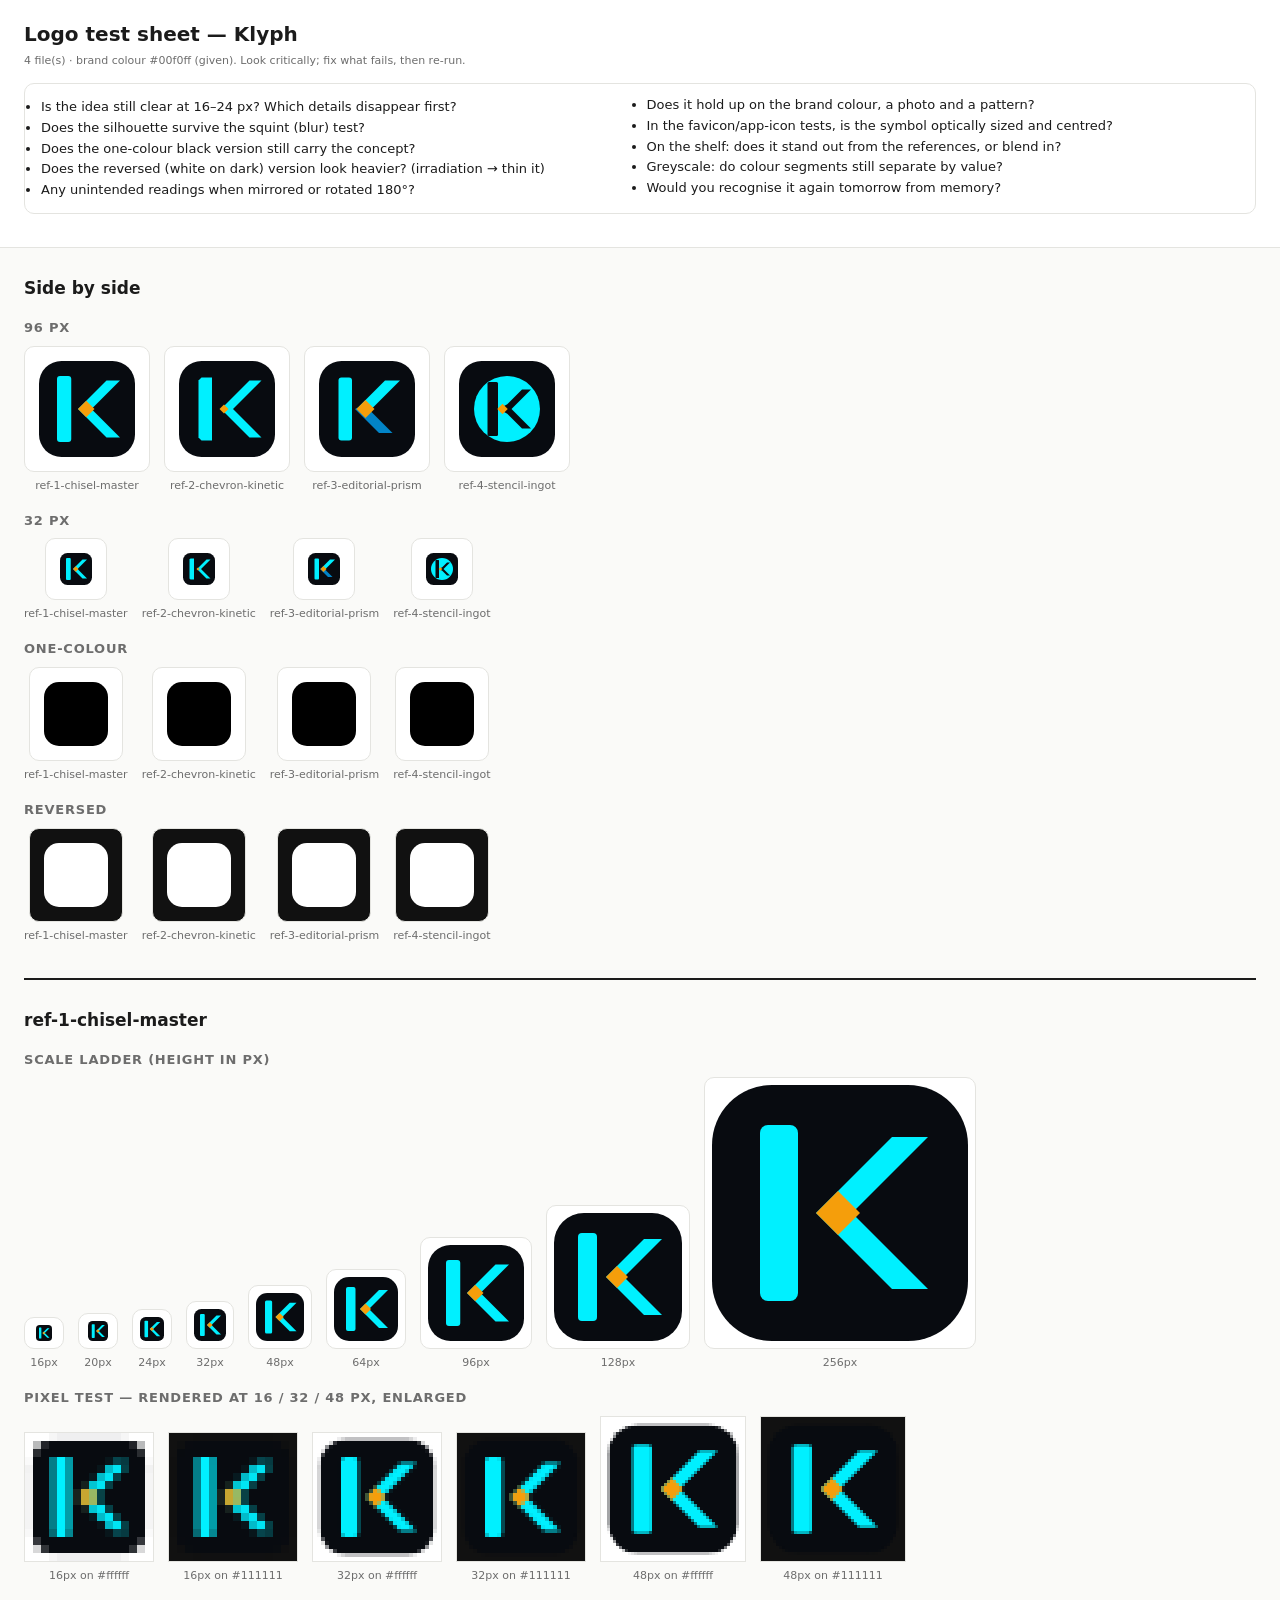
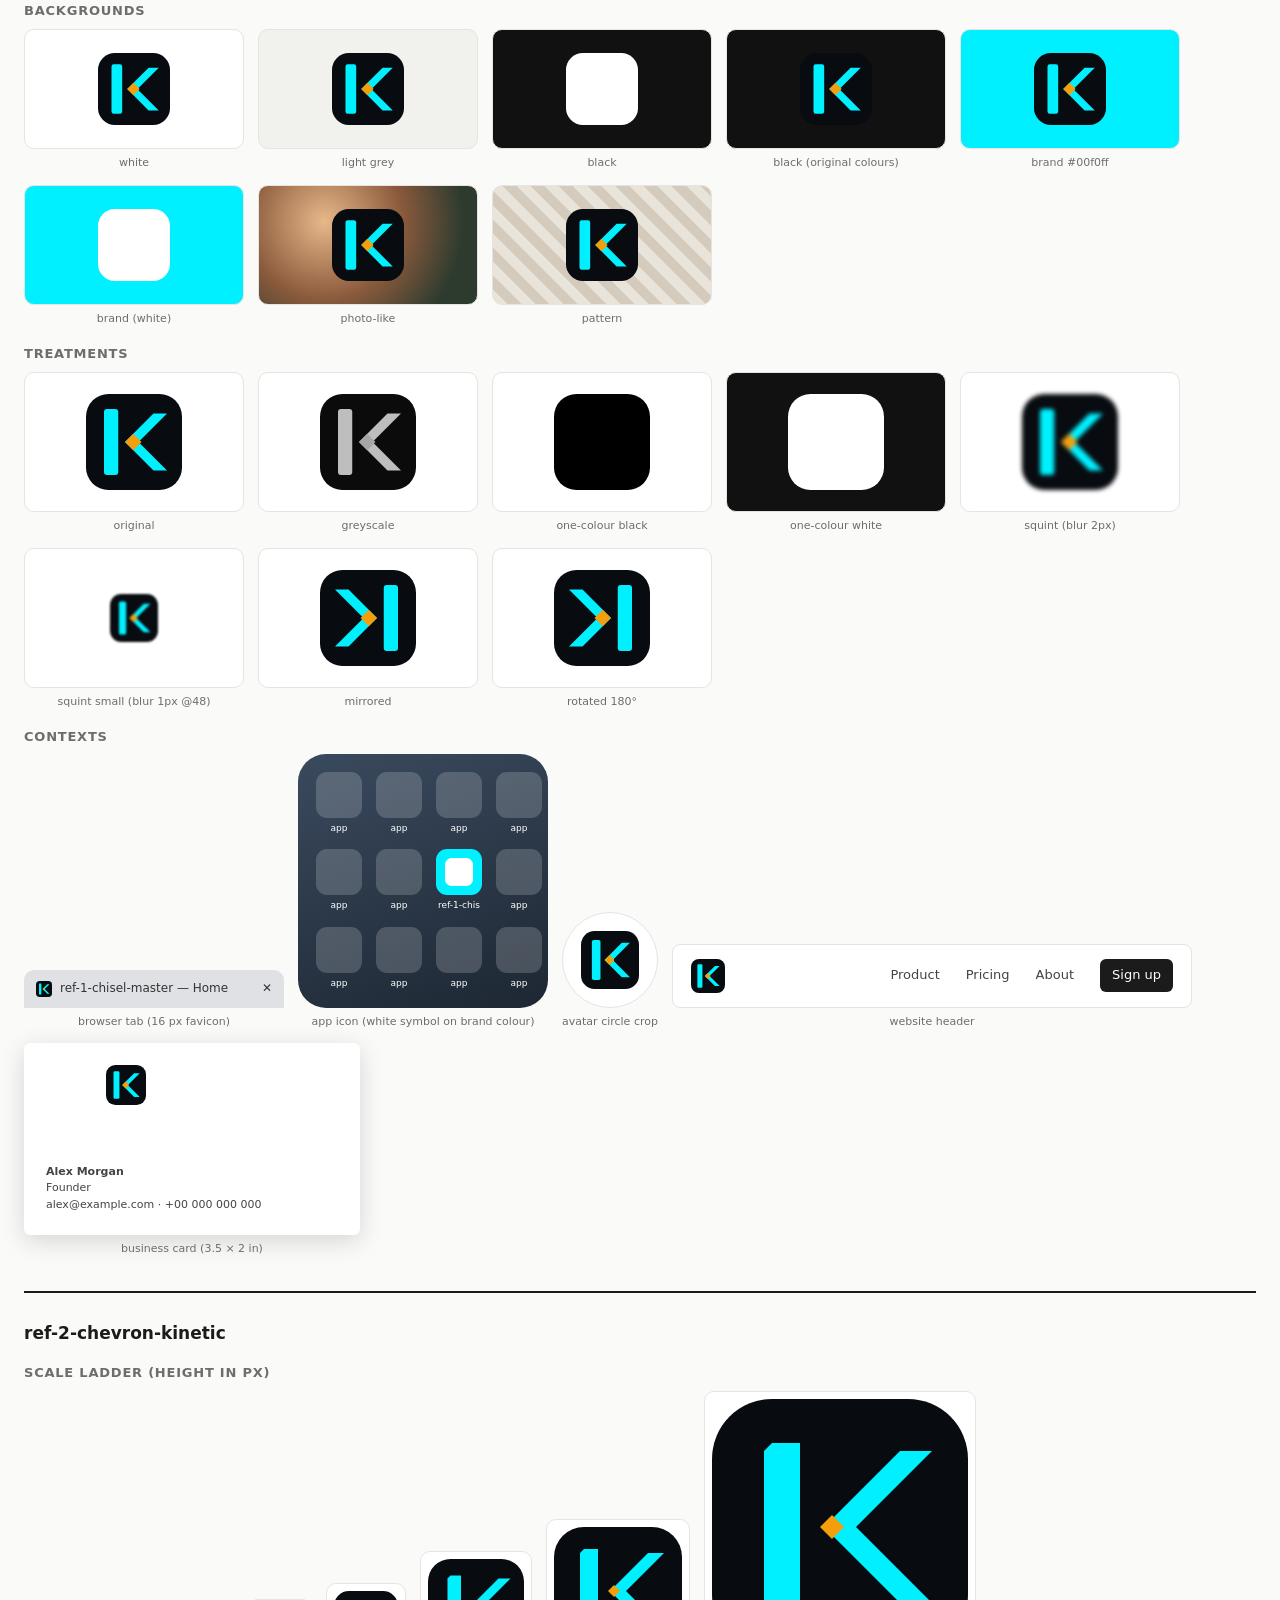
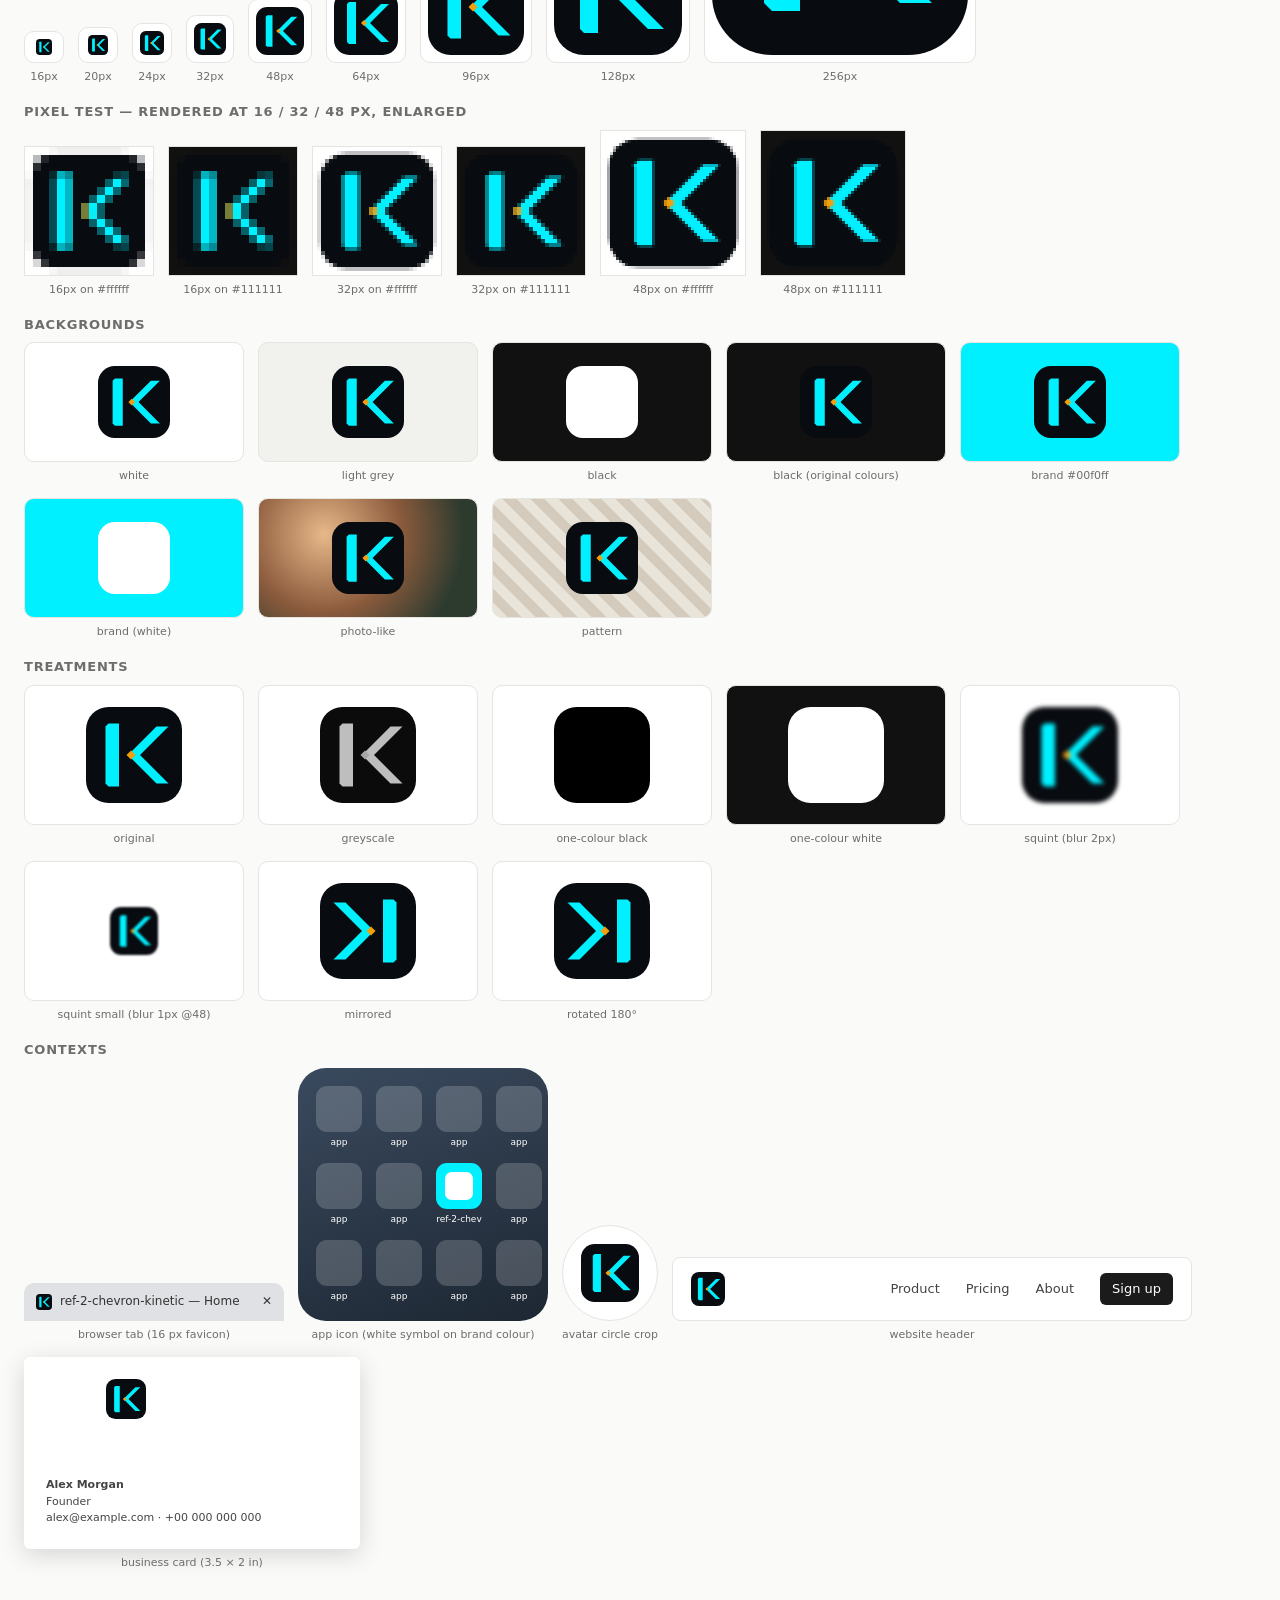
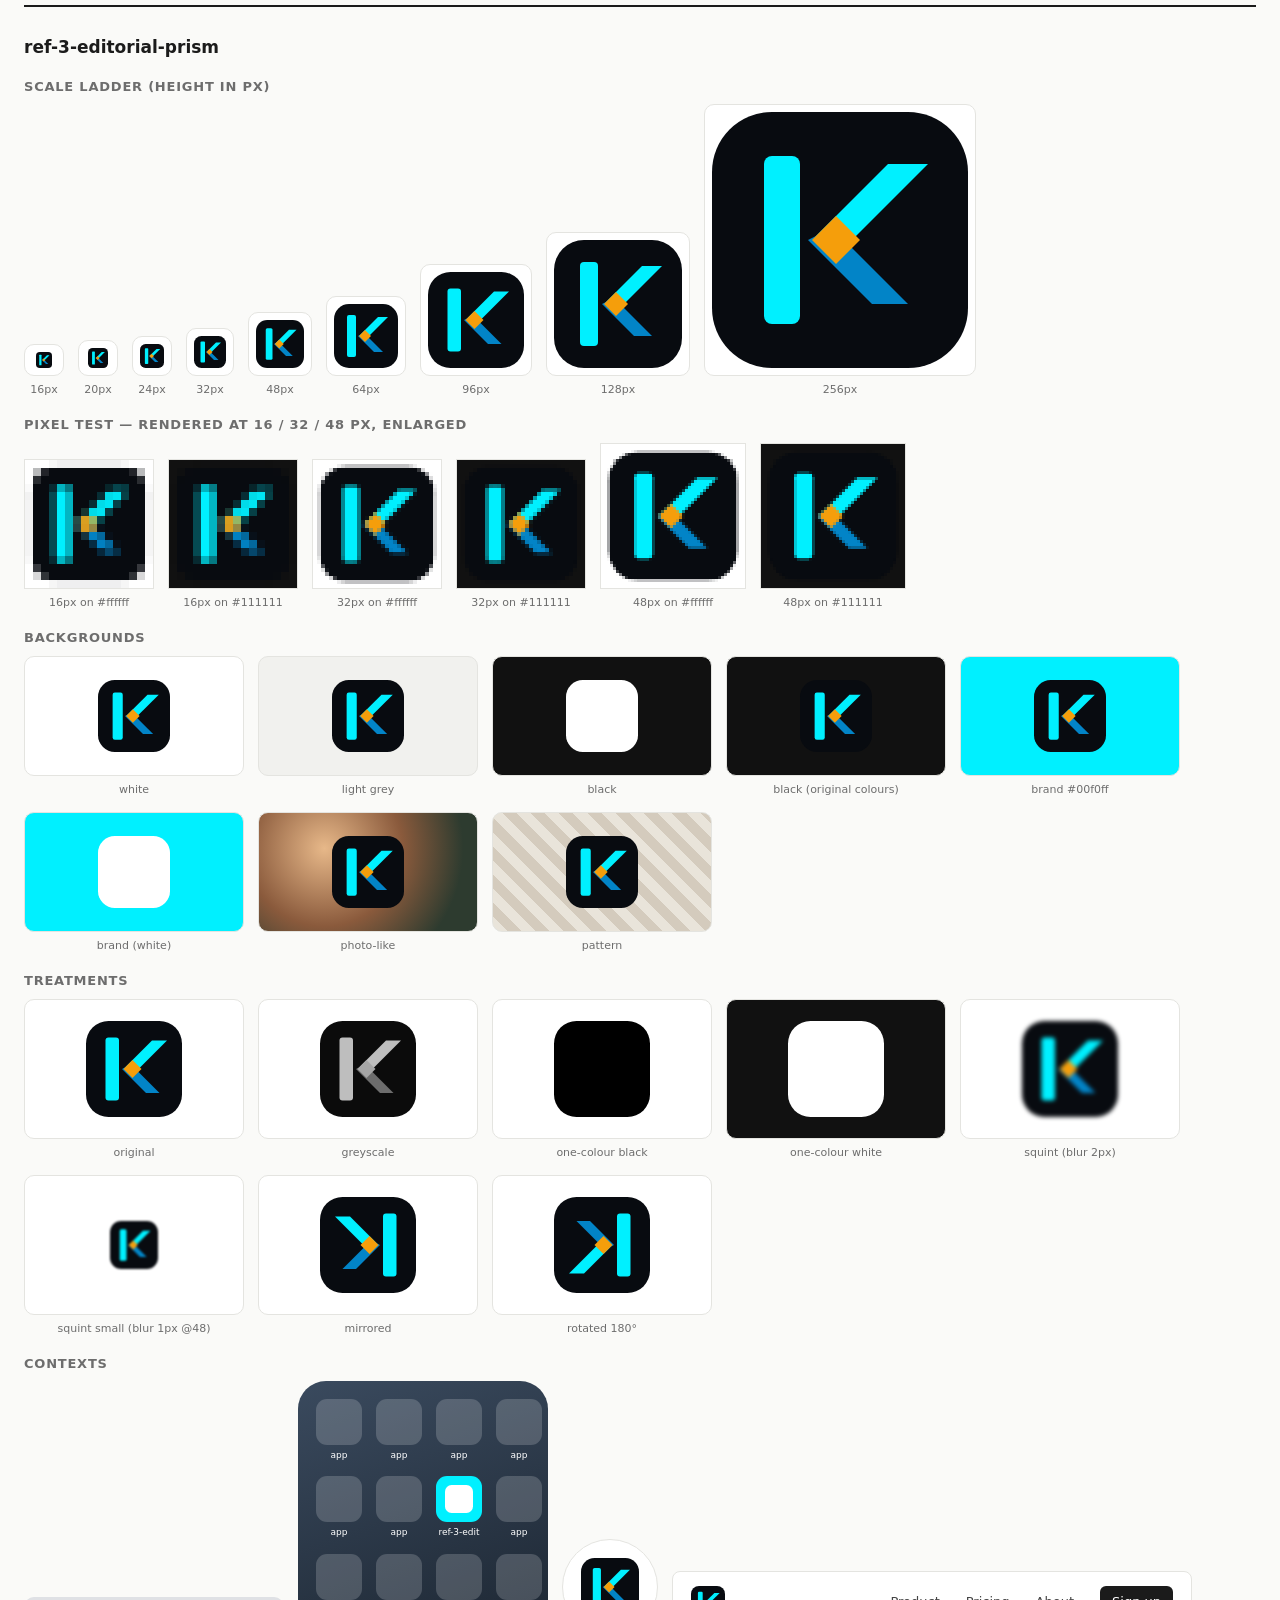
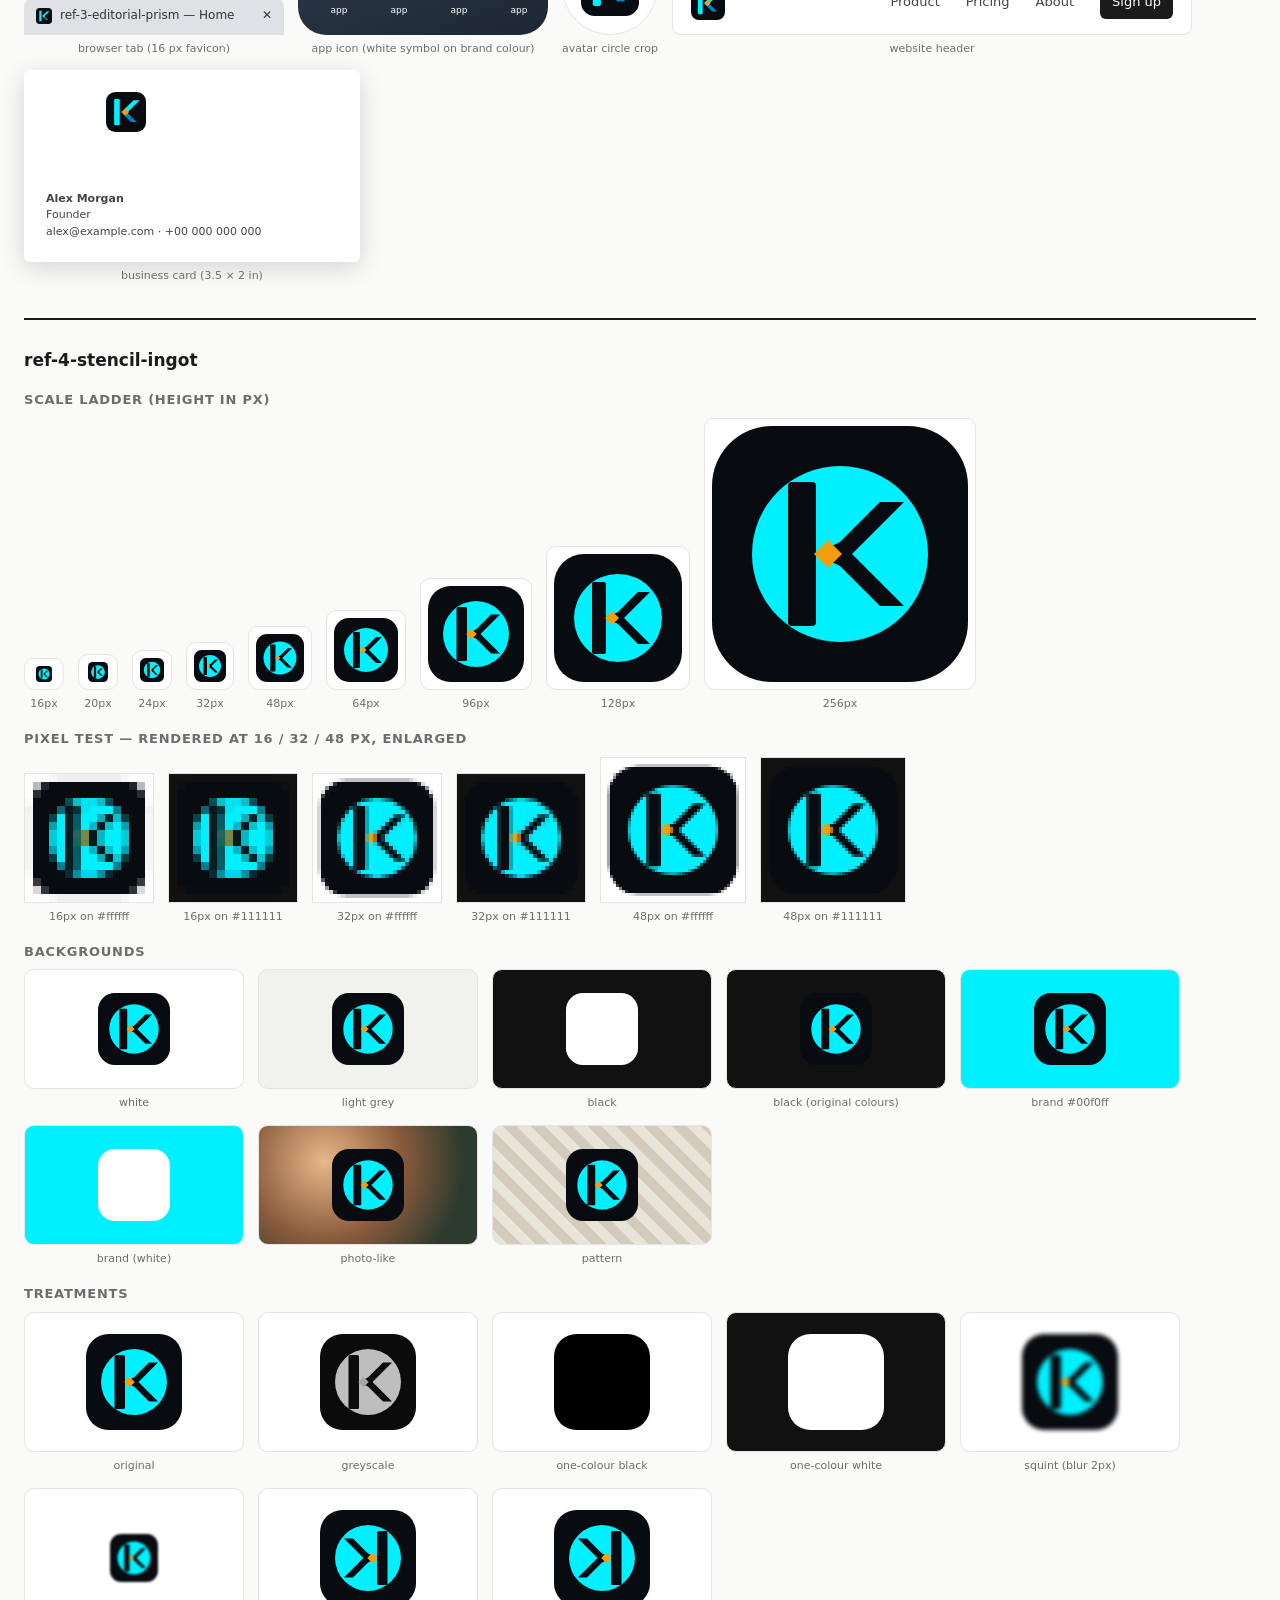
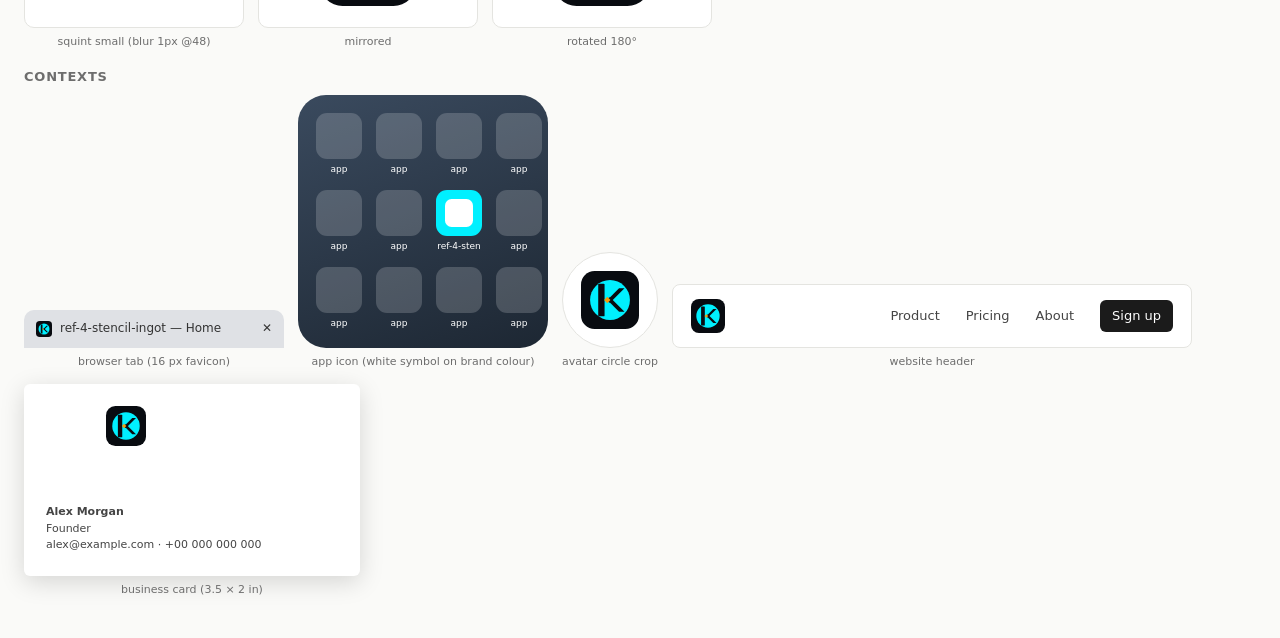
<file: server/static/concepts/refined/preview.html>
<!doctype html><html lang='en'><head><meta charset='utf-8'><title>Logo test — Klyph</title><meta name='viewport' content='width=device-width,initial-scale=1'><style>
:root{--ink:#1b1b1b;--muted:#6d6d6d;--line:#e4e4e0;--paper:#fafaf8}
*{box-sizing:border-box}body{margin:0;font:14px/1.45 system-ui,-apple-system,Segoe UI,sans-serif;color:var(--ink);background:var(--paper)}
header{padding:20px 24px;border-bottom:1px solid var(--line);background:#fff}h1{margin:0 0 4px;font-size:20px}
h2{font-size:17px;margin:28px 0 10px}h3{font-size:13px;text-transform:uppercase;letter-spacing:.06em;color:var(--muted);margin:18px 0 8px}
.wrap{padding:0 24px 40px;max-width:1400px}.row{display:flex;flex-wrap:wrap;gap:14px;align-items:flex-end}.row>.cell{flex:0 0 auto;max-width:100%}
.cell{display:flex;flex-direction:column;align-items:center;gap:6px}.cap{font-size:11px;color:var(--muted);text-align:center}
.tile{display:flex;align-items:center;justify-content:center;border-radius:10px;border:1px solid var(--line);overflow:hidden}
.checklist{background:#fff;border:1px solid var(--line);border-radius:10px;padding:12px 16px;margin-top:14px;columns:2;font-size:13px}
.checklist li{margin:2px 0}
.concept{border-top:2px solid var(--ink);margin-top:34px}
.pix canvas{image-rendering:pixelated;image-rendering:crisp-edges;border:1px solid var(--line);background:#fff}
.tab{width:260px;height:38px;background:#dfe1e5;border-radius:10px 10px 0 0;display:flex;align-items:center;gap:8px;padding:0 12px;font-size:12px;color:#333}
.tab img{width:16px;height:16px;object-fit:contain}
.phone{width:250px;padding:18px;border-radius:28px;background:linear-gradient(160deg,#3a4a5e,#1d2733);display:grid;grid-template-columns:repeat(4,1fr);gap:14px}
.app{display:flex;flex-direction:column;align-items:center;gap:4px;font-size:9px;color:#fff}
.app .ico{width:46px;height:46px;border-radius:11px;background:rgba(255,255,255,.18)}
.nav{width:520px;max-width:100%;height:64px;background:#fff;border:1px solid var(--line);border-radius:8px;display:flex;align-items:center;padding:0 18px;gap:26px;font-size:13px;color:#444}
.nav .sp{flex:1}.nav .btn{background:#1b1b1b;color:#fff;padding:7px 12px;border-radius:6px}
.card{width:336px;height:192px;border-radius:6px;box-shadow:0 6px 24px rgba(0,0,0,.15);background:#fff;padding:22px;display:flex;flex-direction:column;justify-content:space-between}
.card .t{font-size:11px;color:#444;line-height:1.5}
.avatar{width:96px;height:96px;border-radius:50%;overflow:hidden;display:flex;align-items:center;justify-content:center;border:1px solid var(--line)}
.shelf{display:grid;grid-template-columns:repeat(auto-fill,minmax(150px,1fr));gap:10px}
.shelf .cell{align-items:stretch}.shelf .tile{height:110px;width:100%;background:#fff}.shelf .me{outline:3px solid #e8505b;outline-offset:2px}
.grey img{filter:grayscale(1)}
img.mono-black{filter:brightness(0)}img.mono-white{filter:brightness(0) invert(1)}
</style></head><body><header><h1>Logo test sheet — Klyph</h1><div class='cap' style='text-align:left'>4 file(s) · brand colour #00f0ff (given). Look critically; fix what fails, then re-run.</div><ul class="checklist">
<li>Is the idea still clear at 16–24 px? Which details disappear first?</li>
<li>Does the silhouette survive the squint (blur) test?</li>
<li>Does the one-colour black version still carry the concept?</li>
<li>Does the reversed (white on dark) version look heavier? (irradiation → thin it)</li>
<li>Any unintended readings when mirrored or rotated 180°?</li>
<li>Does it hold up on the brand colour, a photo and a pattern?</li>
<li>In the favicon/app-icon tests, is the symbol optically sized and centred?</li>
<li>On the shelf: does it stand out from the references, or blend in?</li>
<li>Greyscale: do colour segments still separate by value?</li>
<li>Would you recognise it again tomorrow from memory?</li></ul></header><div class='wrap'><section><h2>Side by side</h2>
<h3>96 px</h3><div class='row'>
<div class='cell'><div class="tile" style="width:126px;height:126px;background:#fff;"><img src="[data-uri]" class="" style="height:96px;" alt=""></div><div class='cap'>ref-1-chisel-master</div></div>
<div class='cell'><div class="tile" style="width:126px;height:126px;background:#fff;"><img src="[data-uri]" class="" style="height:96px;" alt=""></div><div class='cap'>ref-2-chevron-kinetic</div></div>
<div class='cell'><div class="tile" style="width:126px;height:126px;background:#fff;"><img src="[data-uri]" class="" style="height:96px;" alt=""></div><div class='cap'>ref-3-editorial-prism</div></div>
<div class='cell'><div class="tile" style="width:126px;height:126px;background:#fff;"><img src="[data-uri]" class="" style="height:96px;" alt=""></div><div class='cap'>ref-4-stencil-ingot</div></div>
</div>
<h3>32 px</h3><div class='row'>
<div class='cell'><div class="tile" style="width:62px;height:62px;background:#fff;"><img src="[data-uri]" class="" style="height:32px;" alt=""></div><div class='cap'>ref-1-chisel-master</div></div>
<div class='cell'><div class="tile" style="width:62px;height:62px;background:#fff;"><img src="[data-uri]" class="" style="height:32px;" alt=""></div><div class='cap'>ref-2-chevron-kinetic</div></div>
<div class='cell'><div class="tile" style="width:62px;height:62px;background:#fff;"><img src="[data-uri]" class="" style="height:32px;" alt=""></div><div class='cap'>ref-3-editorial-prism</div></div>
<div class='cell'><div class="tile" style="width:62px;height:62px;background:#fff;"><img src="[data-uri]" class="" style="height:32px;" alt=""></div><div class='cap'>ref-4-stencil-ingot</div></div>
</div>
<h3>one-colour</h3><div class='row'>
<div class='cell'><div class="tile" style="width:94px;height:94px;background:#fff;"><img src="[data-uri]" class="mono-black" style="height:64px;" alt=""></div><div class='cap'>ref-1-chisel-master</div></div>
<div class='cell'><div class="tile" style="width:94px;height:94px;background:#fff;"><img src="[data-uri]" class="mono-black" style="height:64px;" alt=""></div><div class='cap'>ref-2-chevron-kinetic</div></div>
<div class='cell'><div class="tile" style="width:94px;height:94px;background:#fff;"><img src="[data-uri]" class="mono-black" style="height:64px;" alt=""></div><div class='cap'>ref-3-editorial-prism</div></div>
<div class='cell'><div class="tile" style="width:94px;height:94px;background:#fff;"><img src="[data-uri]" class="mono-black" style="height:64px;" alt=""></div><div class='cap'>ref-4-stencil-ingot</div></div>
</div>
<h3>reversed</h3><div class='row'>
<div class='cell'><div class="tile" style="width:94px;height:94px;background:#111;"><img src="[data-uri]" class="mono-white" style="height:64px;" alt=""></div><div class='cap'>ref-1-chisel-master</div></div>
<div class='cell'><div class="tile" style="width:94px;height:94px;background:#111;"><img src="[data-uri]" class="mono-white" style="height:64px;" alt=""></div><div class='cap'>ref-2-chevron-kinetic</div></div>
<div class='cell'><div class="tile" style="width:94px;height:94px;background:#111;"><img src="[data-uri]" class="mono-white" style="height:64px;" alt=""></div><div class='cap'>ref-3-editorial-prism</div></div>
<div class='cell'><div class="tile" style="width:94px;height:94px;background:#111;"><img src="[data-uri]" class="mono-white" style="height:64px;" alt=""></div><div class='cap'>ref-4-stencil-ingot</div></div>
</div>
</section><section class="concept"><h2>ref-1-chisel-master</h2>
<h3>Scale ladder (height in px)</h3><div class='row'>
<div class='cell'><div class="tile" style="width:40px;height:32px;background:#fff;"><img src="[data-uri]" class="" style="height:16px;" alt=""></div><div class='cap'>16px</div></div>
<div class='cell'><div class="tile" style="width:40px;height:36px;background:#fff;"><img src="[data-uri]" class="" style="height:20px;" alt=""></div><div class='cap'>20px</div></div>
<div class='cell'><div class="tile" style="width:40px;height:40px;background:#fff;"><img src="[data-uri]" class="" style="height:24px;" alt=""></div><div class='cap'>24px</div></div>
<div class='cell'><div class="tile" style="width:48px;height:48px;background:#fff;"><img src="[data-uri]" class="" style="height:32px;" alt=""></div><div class='cap'>32px</div></div>
<div class='cell'><div class="tile" style="width:64px;height:64px;background:#fff;"><img src="[data-uri]" class="" style="height:48px;" alt=""></div><div class='cap'>48px</div></div>
<div class='cell'><div class="tile" style="width:80px;height:80px;background:#fff;"><img src="[data-uri]" class="" style="height:64px;" alt=""></div><div class='cap'>64px</div></div>
<div class='cell'><div class="tile" style="width:112px;height:112px;background:#fff;"><img src="[data-uri]" class="" style="height:96px;" alt=""></div><div class='cap'>96px</div></div>
<div class='cell'><div class="tile" style="width:144px;height:144px;background:#fff;"><img src="[data-uri]" class="" style="height:128px;" alt=""></div><div class='cap'>128px</div></div>
<div class='cell'><div class="tile" style="width:272px;height:272px;background:#fff;"><img src="[data-uri]" class="" style="height:256px;" alt=""></div><div class='cap'>256px</div></div>
</div>
<h3>Pixel test — rendered at 16 / 32 / 48 px, enlarged</h3><div class='row pix'>
<div class='cell'><canvas data-src='[data-uri]' data-n='16' data-k='8' data-bg='#ffffff'></canvas><div class='cap'>16px on #ffffff</div></div>
<div class='cell'><canvas data-src='[data-uri]' data-n='16' data-k='8' data-bg='#111111'></canvas><div class='cap'>16px on #111111</div></div>
<div class='cell'><canvas data-src='[data-uri]' data-n='32' data-k='4' data-bg='#ffffff'></canvas><div class='cap'>32px on #ffffff</div></div>
<div class='cell'><canvas data-src='[data-uri]' data-n='32' data-k='4' data-bg='#111111'></canvas><div class='cap'>32px on #111111</div></div>
<div class='cell'><canvas data-src='[data-uri]' data-n='48' data-k='3' data-bg='#ffffff'></canvas><div class='cap'>48px on #ffffff</div></div>
<div class='cell'><canvas data-src='[data-uri]' data-n='48' data-k='3' data-bg='#111111'></canvas><div class='cap'>48px on #111111</div></div>
</div>
<h3>Backgrounds</h3><div class='row'>
<div class='cell'><div class="tile" style="width:220px;height:120px;background:#ffffff;"><img src="[data-uri]" class="" style="height:72px;max-width:200px;" alt=""></div><div class='cap'>white</div></div>
<div class='cell'><div class="tile" style="width:220px;height:120px;background:#f1f1ee;"><img src="[data-uri]" class="" style="height:72px;max-width:200px;" alt=""></div><div class='cap'>light grey</div></div>
<div class='cell'><div class="tile" style="width:220px;height:120px;background:#111111;"><img src="[data-uri]" class="mono-white" style="height:72px;max-width:200px;" alt=""></div><div class='cap'>black</div></div>
<div class='cell'><div class="tile" style="width:220px;height:120px;background:#111111;"><img src="[data-uri]" class="" style="height:72px;max-width:200px;" alt=""></div><div class='cap'>black (original colours)</div></div>
<div class='cell'><div class="tile" style="width:220px;height:120px;background:#00f0ff;"><img src="[data-uri]" class="" style="height:72px;max-width:200px;" alt=""></div><div class='cap'>brand #00f0ff</div></div>
<div class='cell'><div class="tile" style="width:220px;height:120px;background:#00f0ff;"><img src="[data-uri]" class="mono-white" style="height:72px;max-width:200px;" alt=""></div><div class='cap'>brand (white)</div></div>
<div class='cell'><div class="tile" style="width:220px;height:120px;background:radial-gradient(circle at 30% 30%,#e7b889,#8a5a3c 45%,#2d3b2f 80%);"><img src="[data-uri]" class="" style="height:72px;max-width:200px;" alt=""></div><div class='cap'>photo-like</div></div>
<div class='cell'><div class="tile" style="width:220px;height:120px;background:repeating-linear-gradient(45deg,#e9e4da 0 10px,#d4cbbd 10px 20px);"><img src="[data-uri]" class="" style="height:72px;max-width:200px;" alt=""></div><div class='cap'>pattern</div></div>
</div>
<h3>Treatments</h3><div class='row'>
<div class='cell'><div class="tile" style="width:220px;height:140px;background:#fff;"><img src="[data-uri]" class="" style="height:96px;max-width:200px;" alt=""></div><div class='cap'>original</div></div>
<div class='cell'><div class="tile" style="width:220px;height:140px;background:#fff;"><img src="[data-uri]" class="" style="height:96px;max-width:200px;filter:grayscale(1)" alt=""></div><div class='cap'>greyscale</div></div>
<div class='cell'><div class="tile" style="width:220px;height:140px;background:#fff;"><img src="[data-uri]" class="mono-black" style="height:96px;max-width:200px;" alt=""></div><div class='cap'>one-colour black</div></div>
<div class='cell'><div class="tile" style="width:220px;height:140px;background:#111;"><img src="[data-uri]" class="mono-white" style="height:96px;max-width:200px;" alt=""></div><div class='cap'>one-colour white</div></div>
<div class='cell'><div class="tile" style="width:220px;height:140px;background:#fff;"><img src="[data-uri]" class="" style="height:96px;max-width:200px;filter:blur(2px)" alt=""></div><div class='cap'>squint (blur 2px)</div></div>
<div class='cell'><div class="tile" style="width:220px;height:140px;background:#fff;"><img src="[data-uri]" class="" style="height:48px;max-width:200px;filter:blur(1px)" alt=""></div><div class='cap'>squint small (blur 1px @48)</div></div>
<div class='cell'><div class="tile" style="width:220px;height:140px;background:#fff;"><img src="[data-uri]" class="" style="height:96px;max-width:200px;transform:scaleX(-1)" alt=""></div><div class='cap'>mirrored</div></div>
<div class='cell'><div class="tile" style="width:220px;height:140px;background:#fff;"><img src="[data-uri]" class="" style="height:96px;max-width:200px;transform:rotate(180deg)" alt=""></div><div class='cap'>rotated 180°</div></div>
</div>
<h3>Contexts</h3><div class='row'>
<div class='cell'><div class='tab'><img src="[data-uri]" class="" style="" alt=""><span>ref-1-chisel-master — Home</span><span style='margin-left:auto'>✕</span></div><div class='cap'>browser tab (16 px favicon)</div></div>
<div class='cell'><div class='phone'><div class='app'><div class='ico'></div>app</div><div class='app'><div class='ico'></div>app</div><div class='app'><div class='ico'></div>app</div><div class='app'><div class='ico'></div>app</div><div class='app'><div class='ico'></div>app</div><div class='app'><div class='ico'></div>app</div><div class='app'><div class='ico' style='background:#00f0ff;display:flex;align-items:center;justify-content:center'><img src="[data-uri]" class="mono-white" style="height:28px;max-width:30px;" alt=""></div>ref-1-chis</div><div class='app'><div class='ico'></div>app</div><div class='app'><div class='ico'></div>app</div><div class='app'><div class='ico'></div>app</div><div class='app'><div class='ico'></div>app</div><div class='app'><div class='ico'></div>app</div></div><div class='cap'>app icon (white symbol on brand colour)</div></div>
<div class='cell'><div class='avatar' style='background:#fff'><img src="[data-uri]" class="" style="height:58px;max-width:70px;" alt=""></div><div class='cap'>avatar circle crop</div></div>
<div class='cell'><div class='nav'><img src="[data-uri]" class="" style="height:34px;max-width:180px;" alt=""><span class='sp'></span><span>Product</span><span>Pricing</span><span>About</span><span class='btn'>Sign up</span></div><div class='cap'>website header</div></div>
<div class='cell'><div class='card'><img src="[data-uri]" class="" style="height:40px;max-width:160px;" alt=""><div class='t'><b>Alex Morgan</b><br>Founder<br>alex@example.com · +00 000 000 000</div></div><div class='cap'>business card (3.5 × 2 in)</div></div>
</div></section><section class="concept"><h2>ref-2-chevron-kinetic</h2>
<h3>Scale ladder (height in px)</h3><div class='row'>
<div class='cell'><div class="tile" style="width:40px;height:32px;background:#fff;"><img src="[data-uri]" class="" style="height:16px;" alt=""></div><div class='cap'>16px</div></div>
<div class='cell'><div class="tile" style="width:40px;height:36px;background:#fff;"><img src="[data-uri]" class="" style="height:20px;" alt=""></div><div class='cap'>20px</div></div>
<div class='cell'><div class="tile" style="width:40px;height:40px;background:#fff;"><img src="[data-uri]" class="" style="height:24px;" alt=""></div><div class='cap'>24px</div></div>
<div class='cell'><div class="tile" style="width:48px;height:48px;background:#fff;"><img src="[data-uri]" class="" style="height:32px;" alt=""></div><div class='cap'>32px</div></div>
<div class='cell'><div class="tile" style="width:64px;height:64px;background:#fff;"><img src="[data-uri]" class="" style="height:48px;" alt=""></div><div class='cap'>48px</div></div>
<div class='cell'><div class="tile" style="width:80px;height:80px;background:#fff;"><img src="[data-uri]" class="" style="height:64px;" alt=""></div><div class='cap'>64px</div></div>
<div class='cell'><div class="tile" style="width:112px;height:112px;background:#fff;"><img src="[data-uri]" class="" style="height:96px;" alt=""></div><div class='cap'>96px</div></div>
<div class='cell'><div class="tile" style="width:144px;height:144px;background:#fff;"><img src="[data-uri]" class="" style="height:128px;" alt=""></div><div class='cap'>128px</div></div>
<div class='cell'><div class="tile" style="width:272px;height:272px;background:#fff;"><img src="[data-uri]" class="" style="height:256px;" alt=""></div><div class='cap'>256px</div></div>
</div>
<h3>Pixel test — rendered at 16 / 32 / 48 px, enlarged</h3><div class='row pix'>
<div class='cell'><canvas data-src='[data-uri]' data-n='16' data-k='8' data-bg='#ffffff'></canvas><div class='cap'>16px on #ffffff</div></div>
<div class='cell'><canvas data-src='[data-uri]' data-n='16' data-k='8' data-bg='#111111'></canvas><div class='cap'>16px on #111111</div></div>
<div class='cell'><canvas data-src='[data-uri]' data-n='32' data-k='4' data-bg='#ffffff'></canvas><div class='cap'>32px on #ffffff</div></div>
<div class='cell'><canvas data-src='[data-uri]' data-n='32' data-k='4' data-bg='#111111'></canvas><div class='cap'>32px on #111111</div></div>
<div class='cell'><canvas data-src='[data-uri]' data-n='48' data-k='3' data-bg='#ffffff'></canvas><div class='cap'>48px on #ffffff</div></div>
<div class='cell'><canvas data-src='[data-uri]' data-n='48' data-k='3' data-bg='#111111'></canvas><div class='cap'>48px on #111111</div></div>
</div>
<h3>Backgrounds</h3><div class='row'>
<div class='cell'><div class="tile" style="width:220px;height:120px;background:#ffffff;"><img src="[data-uri]" class="" style="height:72px;max-width:200px;" alt=""></div><div class='cap'>white</div></div>
<div class='cell'><div class="tile" style="width:220px;height:120px;background:#f1f1ee;"><img src="[data-uri]" class="" style="height:72px;max-width:200px;" alt=""></div><div class='cap'>light grey</div></div>
<div class='cell'><div class="tile" style="width:220px;height:120px;background:#111111;"><img src="[data-uri]" class="mono-white" style="height:72px;max-width:200px;" alt=""></div><div class='cap'>black</div></div>
<div class='cell'><div class="tile" style="width:220px;height:120px;background:#111111;"><img src="[data-uri]" class="" style="height:72px;max-width:200px;" alt=""></div><div class='cap'>black (original colours)</div></div>
<div class='cell'><div class="tile" style="width:220px;height:120px;background:#00f0ff;"><img src="[data-uri]" class="" style="height:72px;max-width:200px;" alt=""></div><div class='cap'>brand #00f0ff</div></div>
<div class='cell'><div class="tile" style="width:220px;height:120px;background:#00f0ff;"><img src="[data-uri]" class="mono-white" style="height:72px;max-width:200px;" alt=""></div><div class='cap'>brand (white)</div></div>
<div class='cell'><div class="tile" style="width:220px;height:120px;background:radial-gradient(circle at 30% 30%,#e7b889,#8a5a3c 45%,#2d3b2f 80%);"><img src="[data-uri]" class="" style="height:72px;max-width:200px;" alt=""></div><div class='cap'>photo-like</div></div>
<div class='cell'><div class="tile" style="width:220px;height:120px;background:repeating-linear-gradient(45deg,#e9e4da 0 10px,#d4cbbd 10px 20px);"><img src="[data-uri]" class="" style="height:72px;max-width:200px;" alt=""></div><div class='cap'>pattern</div></div>
</div>
<h3>Treatments</h3><div class='row'>
<div class='cell'><div class="tile" style="width:220px;height:140px;background:#fff;"><img src="[data-uri]" class="" style="height:96px;max-width:200px;" alt=""></div><div class='cap'>original</div></div>
<div class='cell'><div class="tile" style="width:220px;height:140px;background:#fff;"><img src="[data-uri]" class="" style="height:96px;max-width:200px;filter:grayscale(1)" alt=""></div><div class='cap'>greyscale</div></div>
<div class='cell'><div class="tile" style="width:220px;height:140px;background:#fff;"><img src="[data-uri]" class="mono-black" style="height:96px;max-width:200px;" alt=""></div><div class='cap'>one-colour black</div></div>
<div class='cell'><div class="tile" style="width:220px;height:140px;background:#111;"><img src="[data-uri]" class="mono-white" style="height:96px;max-width:200px;" alt=""></div><div class='cap'>one-colour white</div></div>
<div class='cell'><div class="tile" style="width:220px;height:140px;background:#fff;"><img src="[data-uri]" class="" style="height:96px;max-width:200px;filter:blur(2px)" alt=""></div><div class='cap'>squint (blur 2px)</div></div>
<div class='cell'><div class="tile" style="width:220px;height:140px;background:#fff;"><img src="[data-uri]" class="" style="height:48px;max-width:200px;filter:blur(1px)" alt=""></div><div class='cap'>squint small (blur 1px @48)</div></div>
<div class='cell'><div class="tile" style="width:220px;height:140px;background:#fff;"><img src="[data-uri]" class="" style="height:96px;max-width:200px;transform:scaleX(-1)" alt=""></div><div class='cap'>mirrored</div></div>
<div class='cell'><div class="tile" style="width:220px;height:140px;background:#fff;"><img src="[data-uri]" class="" style="height:96px;max-width:200px;transform:rotate(180deg)" alt=""></div><div class='cap'>rotated 180°</div></div>
</div>
<h3>Contexts</h3><div class='row'>
<div class='cell'><div class='tab'><img src="[data-uri]" class="" style="" alt=""><span>ref-2-chevron-kinetic — Home</span><span style='margin-left:auto'>✕</span></div><div class='cap'>browser tab (16 px favicon)</div></div>
<div class='cell'><div class='phone'><div class='app'><div class='ico'></div>app</div><div class='app'><div class='ico'></div>app</div><div class='app'><div class='ico'></div>app</div><div class='app'><div class='ico'></div>app</div><div class='app'><div class='ico'></div>app</div><div class='app'><div class='ico'></div>app</div><div class='app'><div class='ico' style='background:#00f0ff;display:flex;align-items:center;justify-content:center'><img src="[data-uri]" class="mono-white" style="height:28px;max-width:30px;" alt=""></div>ref-2-chev</div><div class='app'><div class='ico'></div>app</div><div class='app'><div class='ico'></div>app</div><div class='app'><div class='ico'></div>app</div><div class='app'><div class='ico'></div>app</div><div class='app'><div class='ico'></div>app</div></div><div class='cap'>app icon (white symbol on brand colour)</div></div>
<div class='cell'><div class='avatar' style='background:#fff'><img src="[data-uri]" class="" style="height:58px;max-width:70px;" alt=""></div><div class='cap'>avatar circle crop</div></div>
<div class='cell'><div class='nav'><img src="[data-uri]" class="" style="height:34px;max-width:180px;" alt=""><span class='sp'></span><span>Product</span><span>Pricing</span><span>About</span><span class='btn'>Sign up</span></div><div class='cap'>website header</div></div>
<div class='cell'><div class='card'><img src="[data-uri]" class="" style="height:40px;max-width:160px;" alt=""><div class='t'><b>Alex Morgan</b><br>Founder<br>alex@example.com · +00 000 000 000</div></div><div class='cap'>business card (3.5 × 2 in)</div></div>
</div></section><section class="concept"><h2>ref-3-editorial-prism</h2>
<h3>Scale ladder (height in px)</h3><div class='row'>
<div class='cell'><div class="tile" style="width:40px;height:32px;background:#fff;"><img src="[data-uri]" class="" style="height:16px;" alt=""></div><div class='cap'>16px</div></div>
<div class='cell'><div class="tile" style="width:40px;height:36px;background:#fff;"><img src="[data-uri]" class="" style="height:20px;" alt=""></div><div class='cap'>20px</div></div>
<div class='cell'><div class="tile" style="width:40px;height:40px;background:#fff;"><img src="[data-uri]" class="" style="height:24px;" alt=""></div><div class='cap'>24px</div></div>
<div class='cell'><div class="tile" style="width:48px;height:48px;background:#fff;"><img src="[data-uri]" class="" style="height:32px;" alt=""></div><div class='cap'>32px</div></div>
<div class='cell'><div class="tile" style="width:64px;height:64px;background:#fff;"><img src="[data-uri]" class="" style="height:48px;" alt=""></div><div class='cap'>48px</div></div>
<div class='cell'><div class="tile" style="width:80px;height:80px;background:#fff;"><img src="[data-uri]" class="" style="height:64px;" alt=""></div><div class='cap'>64px</div></div>
<div class='cell'><div class="tile" style="width:112px;height:112px;background:#fff;"><img src="[data-uri]" class="" style="height:96px;" alt=""></div><div class='cap'>96px</div></div>
<div class='cell'><div class="tile" style="width:144px;height:144px;background:#fff;"><img src="[data-uri]" class="" style="height:128px;" alt=""></div><div class='cap'>128px</div></div>
<div class='cell'><div class="tile" style="width:272px;height:272px;background:#fff;"><img src="[data-uri]" class="" style="height:256px;" alt=""></div><div class='cap'>256px</div></div>
</div>
<h3>Pixel test — rendered at 16 / 32 / 48 px, enlarged</h3><div class='row pix'>
<div class='cell'><canvas data-src='[data-uri]' data-n='16' data-k='8' data-bg='#ffffff'></canvas><div class='cap'>16px on #ffffff</div></div>
<div class='cell'><canvas data-src='[data-uri]' data-n='16' data-k='8' data-bg='#111111'></canvas><div class='cap'>16px on #111111</div></div>
<div class='cell'><canvas data-src='[data-uri]' data-n='32' data-k='4' data-bg='#ffffff'></canvas><div class='cap'>32px on #ffffff</div></div>
<div class='cell'><canvas data-src='[data-uri]' data-n='32' data-k='4' data-bg='#111111'></canvas><div class='cap'>32px on #111111</div></div>
<div class='cell'><canvas data-src='[data-uri]' data-n='48' data-k='3' data-bg='#ffffff'></canvas><div class='cap'>48px on #ffffff</div></div>
<div class='cell'><canvas data-src='[data-uri]' data-n='48' data-k='3' data-bg='#111111'></canvas><div class='cap'>48px on #111111</div></div>
</div>
<h3>Backgrounds</h3><div class='row'>
<div class='cell'><div class="tile" style="width:220px;height:120px;background:#ffffff;"><img src="[data-uri]" class="" style="height:72px;max-width:200px;" alt=""></div><div class='cap'>white</div></div>
<div class='cell'><div class="tile" style="width:220px;height:120px;background:#f1f1ee;"><img src="[data-uri]" class="" style="height:72px;max-width:200px;" alt=""></div><div class='cap'>light grey</div></div>
<div class='cell'><div class="tile" style="width:220px;height:120px;background:#111111;"><img src="[data-uri]" class="mono-white" style="height:72px;max-width:200px;" alt=""></div><div class='cap'>black</div></div>
<div class='cell'><div class="tile" style="width:220px;height:120px;background:#111111;"><img src="[data-uri]" class="" style="height:72px;max-width:200px;" alt=""></div><div class='cap'>black (original colours)</div></div>
<div class='cell'><div class="tile" style="width:220px;height:120px;background:#00f0ff;"><img src="[data-uri]" class="" style="height:72px;max-width:200px;" alt=""></div><div class='cap'>brand #00f0ff</div></div>
<div class='cell'><div class="tile" style="width:220px;height:120px;background:#00f0ff;"><img src="[data-uri]" class="mono-white" style="height:72px;max-width:200px;" alt=""></div><div class='cap'>brand (white)</div></div>
<div class='cell'><div class="tile" style="width:220px;height:120px;background:radial-gradient(circle at 30% 30%,#e7b889,#8a5a3c 45%,#2d3b2f 80%);"><img src="[data-uri]" class="" style="height:72px;max-width:200px;" alt=""></div><div class='cap'>photo-like</div></div>
<div class='cell'><div class="tile" style="width:220px;height:120px;background:repeating-linear-gradient(45deg,#e9e4da 0 10px,#d4cbbd 10px 20px);"><img src="[data-uri]" class="" style="height:72px;max-width:200px;" alt=""></div><div class='cap'>pattern</div></div>
</div>
<h3>Treatments</h3><div class='row'>
<div class='cell'><div class="tile" style="width:220px;height:140px;background:#fff;"><img src="[data-uri]" class="" style="height:96px;max-width:200px;" alt=""></div><div class='cap'>original</div></div>
<div class='cell'><div class="tile" style="width:220px;height:140px;background:#fff;"><img src="[data-uri]" class="" style="height:96px;max-width:200px;filter:grayscale(1)" alt=""></div><div class='cap'>greyscale</div></div>
<div class='cell'><div class="tile" style="width:220px;height:140px;background:#fff;"><img src="[data-uri]" class="mono-black" style="height:96px;max-width:200px;" alt=""></div><div class='cap'>one-colour black</div></div>
<div class='cell'><div class="tile" style="width:220px;height:140px;background:#111;"><img src="[data-uri]" class="mono-white" style="height:96px;max-width:200px;" alt=""></div><div class='cap'>one-colour white</div></div>
<div class='cell'><div class="tile" style="width:220px;height:140px;background:#fff;"><img src="[data-uri]" class="" style="height:96px;max-width:200px;filter:blur(2px)" alt=""></div><div class='cap'>squint (blur 2px)</div></div>
<div class='cell'><div class="tile" style="width:220px;height:140px;background:#fff;"><img src="[data-uri]" class="" style="height:48px;max-width:200px;filter:blur(1px)" alt=""></div><div class='cap'>squint small (blur 1px @48)</div></div>
<div class='cell'><div class="tile" style="width:220px;height:140px;background:#fff;"><img src="[data-uri]" class="" style="height:96px;max-width:200px;transform:scaleX(-1)" alt=""></div><div class='cap'>mirrored</div></div>
<div class='cell'><div class="tile" style="width:220px;height:140px;background:#fff;"><img src="[data-uri]" class="" style="height:96px;max-width:200px;transform:rotate(180deg)" alt=""></div><div class='cap'>rotated 180°</div></div>
</div>
<h3>Contexts</h3><div class='row'>
<div class='cell'><div class='tab'><img src="[data-uri]" class="" style="" alt=""><span>ref-3-editorial-prism — Home</span><span style='margin-left:auto'>✕</span></div><div class='cap'>browser tab (16 px favicon)</div></div>
<div class='cell'><div class='phone'><div class='app'><div class='ico'></div>app</div><div class='app'><div class='ico'></div>app</div><div class='app'><div class='ico'></div>app</div><div class='app'><div class='ico'></div>app</div><div class='app'><div class='ico'></div>app</div><div class='app'><div class='ico'></div>app</div><div class='app'><div class='ico' style='background:#00f0ff;display:flex;align-items:center;justify-content:center'><img src="[data-uri]" class="mono-white" style="height:28px;max-width:30px;" alt=""></div>ref-3-edit</div><div class='app'><div class='ico'></div>app</div><div class='app'><div class='ico'></div>app</div><div class='app'><div class='ico'></div>app</div><div class='app'><div class='ico'></div>app</div><div class='app'><div class='ico'></div>app</div></div><div class='cap'>app icon (white symbol on brand colour)</div></div>
<div class='cell'><div class='avatar' style='background:#fff'><img src="[data-uri]" class="" style="height:58px;max-width:70px;" alt=""></div><div class='cap'>avatar circle crop</div></div>
<div class='cell'><div class='nav'><img src="[data-uri]" class="" style="height:34px;max-width:180px;" alt=""><span class='sp'></span><span>Product</span><span>Pricing</span><span>About</span><span class='btn'>Sign up</span></div><div class='cap'>website header</div></div>
<div class='cell'><div class='card'><img src="[data-uri]" class="" style="height:40px;max-width:160px;" alt=""><div class='t'><b>Alex Morgan</b><br>Founder<br>alex@example.com · +00 000 000 000</div></div><div class='cap'>business card (3.5 × 2 in)</div></div>
</div></section><section class="concept"><h2>ref-4-stencil-ingot</h2>
<h3>Scale ladder (height in px)</h3><div class='row'>
<div class='cell'><div class="tile" style="width:40px;height:32px;background:#fff;"><img src="[data-uri]" class="" style="height:16px;" alt=""></div><div class='cap'>16px</div></div>
<div class='cell'><div class="tile" style="width:40px;height:36px;background:#fff;"><img src="[data-uri]" class="" style="height:20px;" alt=""></div><div class='cap'>20px</div></div>
<div class='cell'><div class="tile" style="width:40px;height:40px;background:#fff;"><img src="[data-uri]" class="" style="height:24px;" alt=""></div><div class='cap'>24px</div></div>
<div class='cell'><div class="tile" style="width:48px;height:48px;background:#fff;"><img src="[data-uri]" class="" style="height:32px;" alt=""></div><div class='cap'>32px</div></div>
<div class='cell'><div class="tile" style="width:64px;height:64px;background:#fff;"><img src="[data-uri]" class="" style="height:48px;" alt=""></div><div class='cap'>48px</div></div>
<div class='cell'><div class="tile" style="width:80px;height:80px;background:#fff;"><img src="[data-uri]" class="" style="height:64px;" alt=""></div><div class='cap'>64px</div></div>
<div class='cell'><div class="tile" style="width:112px;height:112px;background:#fff;"><img src="[data-uri]" class="" style="height:96px;" alt=""></div><div class='cap'>96px</div></div>
<div class='cell'><div class="tile" style="width:144px;height:144px;background:#fff;"><img src="[data-uri]" class="" style="height:128px;" alt=""></div><div class='cap'>128px</div></div>
<div class='cell'><div class="tile" style="width:272px;height:272px;background:#fff;"><img src="[data-uri]" class="" style="height:256px;" alt=""></div><div class='cap'>256px</div></div>
</div>
<h3>Pixel test — rendered at 16 / 32 / 48 px, enlarged</h3><div class='row pix'>
<div class='cell'><canvas data-src='[data-uri]' data-n='16' data-k='8' data-bg='#ffffff'></canvas><div class='cap'>16px on #ffffff</div></div>
<div class='cell'><canvas data-src='[data-uri]' data-n='16' data-k='8' data-bg='#111111'></canvas><div class='cap'>16px on #111111</div></div>
<div class='cell'><canvas data-src='[data-uri]' data-n='32' data-k='4' data-bg='#ffffff'></canvas><div class='cap'>32px on #ffffff</div></div>
<div class='cell'><canvas data-src='[data-uri]' data-n='32' data-k='4' data-bg='#111111'></canvas><div class='cap'>32px on #111111</div></div>
<div class='cell'><canvas data-src='[data-uri]' data-n='48' data-k='3' data-bg='#ffffff'></canvas><div class='cap'>48px on #ffffff</div></div>
<div class='cell'><canvas data-src='[data-uri]' data-n='48' data-k='3' data-bg='#111111'></canvas><div class='cap'>48px on #111111</div></div>
</div>
<h3>Backgrounds</h3><div class='row'>
<div class='cell'><div class="tile" style="width:220px;height:120px;background:#ffffff;"><img src="[data-uri]" class="" style="height:72px;max-width:200px;" alt=""></div><div class='cap'>white</div></div>
<div class='cell'><div class="tile" style="width:220px;height:120px;background:#f1f1ee;"><img src="[data-uri]" class="" style="height:72px;max-width:200px;" alt=""></div><div class='cap'>light grey</div></div>
<div class='cell'><div class="tile" style="width:220px;height:120px;background:#111111;"><img src="[data-uri]" class="mono-white" style="height:72px;max-width:200px;" alt=""></div><div class='cap'>black</div></div>
<div class='cell'><div class="tile" style="width:220px;height:120px;background:#111111;"><img src="[data-uri]" class="" style="height:72px;max-width:200px;" alt=""></div><div class='cap'>black (original colours)</div></div>
<div class='cell'><div class="tile" style="width:220px;height:120px;background:#00f0ff;"><img src="[data-uri]" class="" style="height:72px;max-width:200px;" alt=""></div><div class='cap'>brand #00f0ff</div></div>
<div class='cell'><div class="tile" style="width:220px;height:120px;background:#00f0ff;"><img src="[data-uri]" class="mono-white" style="height:72px;max-width:200px;" alt=""></div><div class='cap'>brand (white)</div></div>
<div class='cell'><div class="tile" style="width:220px;height:120px;background:radial-gradient(circle at 30% 30%,#e7b889,#8a5a3c 45%,#2d3b2f 80%);"><img src="[data-uri]" class="" style="height:72px;max-width:200px;" alt=""></div><div class='cap'>photo-like</div></div>
<div class='cell'><div class="tile" style="width:220px;height:120px;background:repeating-linear-gradient(45deg,#e9e4da 0 10px,#d4cbbd 10px 20px);"><img src="[data-uri]" class="" style="height:72px;max-width:200px;" alt=""></div><div class='cap'>pattern</div></div>
</div>
<h3>Treatments</h3><div class='row'>
<div class='cell'><div class="tile" style="width:220px;height:140px;background:#fff;"><img src="[data-uri]" class="" style="height:96px;max-width:200px;" alt=""></div><div class='cap'>original</div></div>
<div class='cell'><div class="tile" style="width:220px;height:140px;background:#fff;"><img src="[data-uri]" class="" style="height:96px;max-width:200px;filter:grayscale(1)" alt=""></div><div class='cap'>greyscale</div></div>
<div class='cell'><div class="tile" style="width:220px;height:140px;background:#fff;"><img src="[data-uri]" class="mono-black" style="height:96px;max-width:200px;" alt=""></div><div class='cap'>one-colour black</div></div>
<div class='cell'><div class="tile" style="width:220px;height:140px;background:#111;"><img src="[data-uri]" class="mono-white" style="height:96px;max-width:200px;" alt=""></div><div class='cap'>one-colour white</div></div>
<div class='cell'><div class="tile" style="width:220px;height:140px;background:#fff;"><img src="[data-uri]" class="" style="height:96px;max-width:200px;filter:blur(2px)" alt=""></div><div class='cap'>squint (blur 2px)</div></div>
<div class='cell'><div class="tile" style="width:220px;height:140px;background:#fff;"><img src="[data-uri]" class="" style="height:48px;max-width:200px;filter:blur(1px)" alt=""></div><div class='cap'>squint small (blur 1px @48)</div></div>
<div class='cell'><div class="tile" style="width:220px;height:140px;background:#fff;"><img src="[data-uri]" class="" style="height:96px;max-width:200px;transform:scaleX(-1)" alt=""></div><div class='cap'>mirrored</div></div>
<div class='cell'><div class="tile" style="width:220px;height:140px;background:#fff;"><img src="[data-uri]" class="" style="height:96px;max-width:200px;transform:rotate(180deg)" alt=""></div><div class='cap'>rotated 180°</div></div>
</div>
<h3>Contexts</h3><div class='row'>
<div class='cell'><div class='tab'><img src="[data-uri]" class="" style="" alt=""><span>ref-4-stencil-ingot — Home</span><span style='margin-left:auto'>✕</span></div><div class='cap'>browser tab (16 px favicon)</div></div>
<div class='cell'><div class='phone'><div class='app'><div class='ico'></div>app</div><div class='app'><div class='ico'></div>app</div><div class='app'><div class='ico'></div>app</div><div class='app'><div class='ico'></div>app</div><div class='app'><div class='ico'></div>app</div><div class='app'><div class='ico'></div>app</div><div class='app'><div class='ico' style='background:#00f0ff;display:flex;align-items:center;justify-content:center'><img src="[data-uri]" class="mono-white" style="height:28px;max-width:30px;" alt=""></div>ref-4-sten</div><div class='app'><div class='ico'></div>app</div><div class='app'><div class='ico'></div>app</div><div class='app'><div class='ico'></div>app</div><div class='app'><div class='ico'></div>app</div><div class='app'><div class='ico'></div>app</div></div><div class='cap'>app icon (white symbol on brand colour)</div></div>
<div class='cell'><div class='avatar' style='background:#fff'><img src="[data-uri]" class="" style="height:58px;max-width:70px;" alt=""></div><div class='cap'>avatar circle crop</div></div>
<div class='cell'><div class='nav'><img src="[data-uri]" class="" style="height:34px;max-width:180px;" alt=""><span class='sp'></span><span>Product</span><span>Pricing</span><span>About</span><span class='btn'>Sign up</span></div><div class='cap'>website header</div></div>
<div class='cell'><div class='card'><img src="[data-uri]" class="" style="height:40px;max-width:160px;" alt=""><div class='t'><b>Alex Morgan</b><br>Founder<br>alex@example.com · +00 000 000 000</div></div><div class='cap'>business card (3.5 × 2 in)</div></div>
</div></section></div><script>
document.querySelectorAll('canvas[data-src]').forEach(c=>{
  const img=new Image(); const n=+c.dataset.n, k=+c.dataset.k; c.width=n*k; c.height=n*k;
  img.onload=()=>{const t=document.createElement('canvas'); t.width=n; t.height=n; const x=t.getContext('2d');
    x.fillStyle=c.dataset.bg; x.fillRect(0,0,n,n);
    const r=Math.min(n/img.width,n/img.height)*0.9, w=img.width*r, h=img.height*r; x.drawImage(img,(n-w)/2,(n-h)/2,w,h);
    const g=c.getContext('2d'); g.imageSmoothingEnabled=false; g.drawImage(t,0,0,n*k,n*k);};
  img.src=c.dataset.src;});
</script></body></html>
</file>
<file: server/static/style.css>
/* ==========================================================================
   Klyph Studio - Pure Flat Precision Editorial Workbench (Zero-Shadow Architecture)
   Eliminates all AI-slop blurred card shadows, replacing them with crisp 
   architectural hairlines, pure surface contrast, and deliberate typography.
   ========================================================================== */

:root {
  /* Obsidian Basalt Palette (Chiseled High-Fidelity Editorial Dark Mode) */
  --ink-950: #080b10; /* Deepest basalt canvas */
  --ink-900: #0d1219; /* Ingot slab surface */
  --ink-850: #121822; /* High-plate toolbars & cards */
  --ink-800: #192230; /* Active plates & interactive hovers */
  --ink-750: #212c3e; /* Secondary borders & badges */
  --ink-700: #2b3950;
  --ink-600: #3c4e6e;
  
  --border-subtle: #182233;
  --border-medium: #22314a;
  --border-focus: #00f0ff;

  --text-pure: #f8fafc;
  --text-primary: #e2e8f0;
  --text-secondary: #94a3b8;
  --text-tertiary: #64748b;
  --text-muted: #475569;

  /* Categorical Precision Chisel Accents */
  --accent-ruby: #ff3366;
  --accent-ruby-subtle: rgba(255, 51, 102, 0.12);
  --accent-cyan: #0284c7;
  --accent-cyan-bright: #00f0ff;
  --accent-cyan-subtle: rgba(0, 240, 255, 0.10);
  --accent-emerald: #10b981;
  --accent-emerald-subtle: rgba(16, 185, 129, 0.12);
  --accent-iris: #a855f7;
  --accent-iris-subtle: rgba(168, 85, 247, 0.12);
  --accent-amber: #f59e0b;
  --accent-amber-subtle: rgba(245, 158, 11, 0.12);

  --canvas-grid: #131c2a;
  --canvas-axis: #2a3b54;

  /* Physical Motion & Interaction Tokens */
  --ease-out: cubic-bezier(0.16, 1, 0.3, 1);
  --ease-in: cubic-bezier(0.55, 0, 1, 0.45);
  --ease-spring: cubic-bezier(0.23, 1, 0.32, 1);
  --ease-in-out: cubic-bezier(0.65, 0, 0.35, 1);

  --duration-instant: 100ms;
  --duration-fast: 140ms;
  --duration-normal: 200ms;
  --duration-slow: 280ms;

  --radius-xs: 3px;
  --radius-sm: 6px;
  --radius-md: 9px;
  --radius-lg: 12px;

  --font-ui: 'Plus Jakarta Sans', system-ui, -apple-system, sans-serif;
  --font-serif: 'Newsreader', Georgia, serif;
  --font-mono: 'JetBrains Mono', Menlo, Consolas, monospace;
}

/* ==========================================================================
   Bavarian Vellum Palette (Daylight Editorial & Eye-Comfort Theme)
   Calibrated with archival warm parchment tones and deep carbon ink for 
   effortless long-form reading and writing with zero glare.
   ========================================================================== */
[data-theme="paper"] {
  /* Bavarian Vellum & Archival Carbon Surfaces */
  --ink-950: #fbfaf6; /* Archival fine-cotton canvas */
  --ink-900: #f4efe4; /* Slabs, plates, proofing stone */
  --ink-850: #eae3d2; /* Interactive controls & toolbars */
  --ink-800: #ded4bf; /* Active indicators & recessed panels */
  --ink-750: #d0c4ac;
  --ink-700: #beaf94;
  --ink-600: #a29173;

  --border-subtle: #e2dbcb;
  --border-medium: #cfc4af;
  --border-focus: #1d4ed8;

  --text-pure: #0e121a;
  --text-primary: #1c2230;
  --text-secondary: #475467;
  --text-tertiary: #687487;
  --text-muted: #9aa3b2;

  --accent-ruby: #e11d48;
  --accent-ruby-subtle: #ffe4e6;
  --accent-cyan: #0284c7;
  --accent-cyan-bright: #0369a1;
  --accent-cyan-subtle: #e0f2fe;
  --accent-emerald: #059669;
  --accent-emerald-subtle: #dcfce7;
  --accent-iris: #7c3aed;
  --accent-iris-subtle: #f3e8ff;
  --accent-amber: #b45309;
  --accent-amber-subtle: #fef3c7;

  --canvas-grid: #e8e0d0;
  --canvas-axis: #a8987e;
}

/* Base Reset & Core Layout */
*, *::before, *::after {
  box-sizing: border-box;
  margin: 0;
  padding: 0;
  -webkit-tap-highlight-color: transparent;
}

:focus-visible {
  outline: 2px solid var(--accent-cyan-bright);
  outline-offset: 2px;
}

html, body {
  height: 100%;
  width: 100%;
  background-color: var(--ink-950);
  color: var(--text-primary);
  font-family: var(--font-ui);
  font-size: 14px;
  line-height: 1.5;
  -webkit-font-smoothing: antialiased;
  -moz-osx-font-smoothing: grayscale;
  text-rendering: optimizeLegibility;
  overflow: hidden;
  transition: background-color var(--duration-fast) var(--ease-out),
              color var(--duration-fast) var(--ease-out);
}

/* Headings with balanced typographic line breaks */
h1, h2, h3, h4, .brand-name, .card-title, .slider-title, .empty-title {
  text-wrap: balance;
}

/* Descriptive and issue copy with orphan-free text wrapping */
p, .issue-msg, .empty-desc, .hint-text, .alt-text, .visualizer-subtext, .rhythm-subtext, .stat-caption, .stat-footnote {
  text-wrap: pretty;
}

/* Master Workspace Container */
.workspace {
  display: flex;
  flex-direction: column;
  height: 100vh;
  height: 100dvh;
  width: 100%;
  background-color: var(--ink-950);
  background-image: radial-gradient(var(--border-subtle) 0.75px, transparent 0.75px);
  background-size: 24px 24px;
}

/* ==========================================================================
   Architectural Top Navigation Spar (App-Navbar)
   ========================================================================== */
.app-navbar {
  display: flex;
  align-items: center;
  justify-content: space-between;
  height: 54px;
  padding: 0 18px;
  background-color: var(--ink-900);
  border-bottom: 1px solid var(--border-subtle);
  flex-shrink: 0;
  z-index: 100;
  backdrop-filter: blur(12px);
  -webkit-backdrop-filter: blur(12px);
  transition: background-color 0.15s ease, border-color 0.15s ease;
}

.brand {
  display: flex;
  align-items: center;
  gap: 10px;
  user-select: none;
}

.brand-logo-img {
  display: block;
  flex-shrink: 0;
}

.brand-text {
  display: flex;
  align-items: baseline;
  gap: 6px;
}

.brand-name {
  font-size: 16px;
  font-weight: 700;
  letter-spacing: -0.4px;
  color: var(--text-pure);
}

.brand-edition {
  font-size: 10.5px;
  font-weight: 700;
  color: var(--accent-cyan-bright);
  text-transform: uppercase;
  letter-spacing: 0.8px;
}

[data-theme="paper"] .brand-edition {
  color: var(--accent-cyan);
}

/* Center Segmented Tool Selection Navigation */
.nav-segments {
  display: flex;
  align-items: center;
  background-color: var(--ink-950);
  border: 1px solid var(--border-subtle);
  border-radius: var(--radius-sm);
  padding: 2px;
  gap: 2px;
}

.nav-segment {
  display: flex;
  align-items: center;
  gap: 8px;
  background: transparent;
  border: 1px solid transparent;
  color: var(--text-secondary);
  font-family: var(--font-ui);
  font-size: 13px;
  font-weight: 600;
  height: 34px;
  padding: 0 14px;
  border-radius: var(--radius-xs);
  cursor: pointer;
  transition: background-color var(--duration-fast) var(--ease-out),
              border-color var(--duration-fast) var(--ease-out),
              color var(--duration-fast) var(--ease-out),
              transform var(--duration-fast) var(--ease-spring);
  user-select: none;
}

.nav-segment:not(:disabled):active {
  transform: scale(0.97);
}

@media (hover: hover) {
  .nav-segment:hover {
    color: var(--text-primary);
    background-color: var(--ink-850);
  }
}

.nav-segment.active {
  color: var(--text-pure);
  background-color: var(--ink-800);
  border-color: var(--border-medium);
  box-shadow: inset 0 1px 0 rgba(255, 255, 255, 0.05);
}

[data-theme="paper"] .nav-segment.active {
  background-color: #ffffff;
  color: var(--text-pure);
  border-color: var(--border-medium);
  box-shadow: inset 0 1px 0 rgba(0, 0, 0, 0.04);
}

.nav-segment.active svg {
  stroke: var(--accent-cyan-bright);
}

[data-theme="paper"] .nav-segment.active svg {
  stroke: var(--accent-cyan);
}

/* Real-Time Editorial Telemetry HUD in Top Spar */
.header-telemetry {
  display: flex;
  align-items: center;
  gap: 8px;
  font-family: var(--font-mono);
  font-size: 11.5px;
  color: var(--text-tertiary);
  background-color: var(--ink-950);
  border: 1px solid var(--border-subtle);
  padding: 4px 12px;
  border-radius: var(--radius-xs);
  letter-spacing: -0.2px;
  user-select: none;
}

[data-theme="paper"] .header-telemetry {
  background-color: #f7f3ec;
  border-color: var(--border-subtle);
}

.telemetry-item {
  color: var(--text-secondary);
}

.telemetry-item.accent {
  color: var(--accent-cyan-bright);
  font-weight: 600;
}

[data-theme="paper"] .telemetry-item.accent {
  color: #0284c7;
}

.telemetry-sep {
  color: var(--border-medium);
}

/* Right Header Utilities (Clean & Calm) */
.header-utilities {
  display: flex;
  align-items: center;
  gap: 8px;
}

.util-icon-btn {
  display: flex;
  align-items: center;
  justify-content: center;
  width: 36px;
  height: 36px;
  background-color: var(--ink-850);
  border: 1px solid var(--border-subtle);
  color: var(--text-secondary);
  border-radius: var(--radius-sm);
  cursor: pointer;
  transition: all var(--duration-fast) var(--ease-out);
  user-select: none;
}

.util-icon-btn:hover {
  background-color: var(--ink-800);
  color: var(--text-primary);
  border-color: var(--border-medium);
  transform: translateY(-1px);
}

.util-icon-btn:active {
  transform: scale(0.95);
}

[data-theme="paper"] .util-icon-btn {
  background-color: var(--ink-850);
  border-color: var(--border-subtle);
}

[data-theme="paper"] .util-icon-btn:hover {
  background-color: #ffffff;
  border-color: var(--border-medium);
}

.util-btn, .theme-toggle-btn, .palette-trigger-btn {
  display: flex;
  align-items: center;
  gap: 7px;
  background-color: var(--ink-850);
  border: 1px solid var(--border-subtle);
  color: var(--text-secondary);
  font-family: var(--font-ui);
  font-size: 13px;
  font-weight: 600;
  height: 36px;
  padding: 0 12px;
  border-radius: var(--radius-sm);
  cursor: pointer;
  transition: background-color var(--duration-fast) var(--ease-out),
              border-color var(--duration-fast) var(--ease-out),
              color var(--duration-fast) var(--ease-out),
              transform var(--duration-fast) var(--ease-spring);
  user-select: none;
}

.util-btn:not(:disabled):active, .theme-toggle-btn:not(:disabled):active, .palette-trigger-btn:not(:disabled):active {
  transform: scale(0.97);
}

@media (hover: hover) {
  .util-btn:hover, .theme-toggle-btn:hover, .palette-trigger-btn:hover {
    color: var(--text-primary);
    background-color: var(--ink-800);
    border-color: var(--border-medium);
  }
}

.palette-shortcut {
  font-family: var(--font-mono);
  font-size: 10.5px;
  background-color: var(--ink-900);
  border: 1px solid var(--border-medium);
  color: var(--text-tertiary);
  padding: 1px 6px;
  border-radius: 4px;
  margin-left: 2px;
}

.pwa-install-btn {
  color: var(--accent-cyan-bright);
  border-color: rgba(56, 189, 248, 0.4);
  background-color: var(--accent-cyan-subtle);
}

.pwa-install-btn:hover {
  background-color: rgba(56, 189, 248, 0.22);
  border-color: var(--accent-cyan-bright);
}

[data-theme="paper"] .pwa-install-btn {
  color: #0369a1;
  border-color: #bae6fd;
  background-color: #e0f2fe;
}

[data-theme="paper"] .pwa-install-btn:hover {
  background-color: #bae6fd;
  border-color: #7dd3fc;
  color: #0284c7;
}

.engine-badge {
  display: flex;
  align-items: center;
  gap: 7px;
  font-family: var(--font-mono);
  font-size: 11.5px;
  font-weight: 500;
  color: var(--accent-emerald);
  background-color: var(--accent-emerald-subtle);
  border: 1px solid rgba(16, 185, 129, 0.3);
  height: 36px;
  padding: 0 12px;
  border-radius: var(--radius-sm);
  letter-spacing: -0.2px;
  white-space: nowrap;
}

[data-theme="paper"] .engine-badge {
  color: #047857;
  background-color: #dcfce7;
  border-color: #a7f3d0;
  font-weight: 600;
}

.status-pulse {
  width: 7px;
  height: 7px;
  border-radius: 50%;
  background-color: var(--accent-emerald);
}

/* ==========================================================================
   Workspace Body & Tab Panels
   ========================================================================== */
.workspace-body {
  flex: 1;
  position: relative;
  overflow: hidden;
  height: calc(100vh - 54px);
  height: calc(100dvh - 54px);
}

.tab-panel {
  display: none;
  height: 100%;
  width: 100%;
  overflow-y: auto;
}

.tab-panel.active {
  display: flex;
  flex-direction: column;
  animation: tabFadeSlideIn var(--duration-normal) var(--ease-out) both;
}

@keyframes tabFadeSlideIn {
  from {
    opacity: 0;
    transform: translateY(6px);
  }
  to {
    opacity: 1;
    transform: translateY(0);
  }
}

/* ==========================================================================
   BUTTON MASTER SYSTEM (Crisp, Flat, Anti-Slop Architectural System)
   ========================================================================== */
.btn {
  display: inline-flex;
  align-items: center;
  justify-content: center;
  gap: 8px;
  font-family: var(--font-ui);
  font-size: 14px;
  font-weight: 600;
  height: 42px;
  padding: 0 20px;
  border-radius: var(--radius-sm);
  cursor: pointer;
  border: 1px solid transparent;
  user-select: none;
  white-space: nowrap;
  letter-spacing: -0.1px;
  transition: background-color var(--duration-fast) var(--ease-out),
              border-color var(--duration-fast) var(--ease-out),
              color var(--duration-fast) var(--ease-out),
              transform var(--duration-fast) var(--ease-spring);
}

.btn:not(:disabled):active {
  transform: scale(0.97);
}

.btn:disabled {
  opacity: 0.45;
  cursor: not-allowed;
  pointer-events: none;
  transform: none !important;
}

/* Primary Cyan Action */
.btn-primary {
  background-color: var(--accent-cyan);
  color: #fff;
  border-color: #0369a1;
}

.btn-primary:hover {
  background-color: #0274ae;
  border-color: #035c8e;
}

[data-theme="paper"] .btn-primary {
  background-color: #0284c7;
  border-color: #0369a1;
  color: #ffffff;
}

[data-theme="paper"] .btn-primary:hover {
  background-color: #0369a1;
  border-color: #075985;
}

/* Secondary Button */
.btn-secondary {
  background-color: var(--ink-850);
  color: var(--text-primary);
  border-color: var(--border-medium);
}

.btn-secondary:hover {
  background-color: var(--ink-800);
  border-color: var(--border-focus);
}

[data-theme="paper"] .btn-secondary {
  background-color: var(--ink-850);
  color: var(--text-primary);
  border-color: var(--border-medium);
}

[data-theme="paper"] .btn-secondary:hover {
  background-color: var(--ink-800);
  border-color: var(--border-focus);
}

/* Commit / Apply All Emerald */
.btn-commit {
  background-color: var(--accent-emerald);
  color: #fff;
  border-color: #059669;
}

.btn-commit:hover {
  background-color: #0d9668;
  border-color: #047857;
}

[data-theme="paper"] .btn-commit {
  background-color: #047857;
  border-color: #065f46;
  color: #ffffff;
}

[data-theme="paper"] .btn-commit:hover {
  background-color: #065f46;
  border-color: #064e3b;
}

/* Danger / Delete Ruby Action */
.btn-danger {
  background-color: var(--accent-ruby);
  color: #fff;
  border-color: #be123c;
}

.btn-danger:hover {
  background-color: #be123c;
  border-color: #9f1239;
}

[data-theme="paper"] .btn-danger {
  background-color: #e11d48;
  border-color: #be123c;
  color: #ffffff;
}

[data-theme="paper"] .btn-danger:hover {
  background-color: #be123c;
  border-color: #9f1239;
}

.btn:disabled {
  opacity: 0.45;
  cursor: not-allowed;
  transform: none !important;
}

/* Size Variants */
.btn-lg {
  height: 46px;
  padding: 0 24px;
  font-size: 15px;
}

.btn-sm {
  height: 34px;
  padding: 0 14px;
  font-size: 12.5px;
}

/* Toolbar Action Buttons (Header Action Strips) */
.action-btn {
  display: inline-flex;
  align-items: center;
  gap: 6px;
  background-color: var(--ink-850);
  border: 1px solid var(--border-subtle);
  color: var(--text-secondary);
  font-family: var(--font-ui);
  font-size: 13px;
  font-weight: 600;
  height: 36px;
  padding: 0 14px;
  border-radius: var(--radius-sm);
  cursor: pointer;
  transition: background-color var(--duration-fast) var(--ease-out),
              border-color var(--duration-fast) var(--ease-out),
              color var(--duration-fast) var(--ease-out),
              transform var(--duration-fast) var(--ease-spring);
  user-select: none;
}

.action-btn:not(:disabled):active {
  transform: scale(0.97);
}

@media (hover: hover) {
  .action-btn:hover {
    background-color: var(--ink-800);
    color: var(--text-primary);
    border-color: var(--border-medium);
  }
}

/* Superpower De-AI Button */
.action-btn.deai-btn {
  background-color: rgba(245, 158, 11, 0.14);
  border-color: rgba(245, 158, 11, 0.4);
  color: var(--accent-amber);
}

.action-btn.deai-btn:hover {
  background-color: rgba(245, 158, 11, 0.24);
  border-color: var(--accent-amber);
}

[data-theme="paper"] .action-btn.deai-btn {
  background-color: #fef3c7;
  border-color: #fcd34d;
  color: #92400e;
}

[data-theme="paper"] .action-btn.deai-btn:hover {
  background-color: #fde68a;
  border-color: #f59e0b;
  color: #78350f;
}

.action-btn.revert-btn {
  color: var(--accent-cyan-bright);
  border-color: rgba(56, 189, 248, 0.35);
  background-color: var(--accent-cyan-subtle);
}

[data-theme="paper"] .action-btn.revert-btn {
  color: #0369a1;
  border-color: #bae6fd;
  background-color: #e0f2fe;
}

[data-theme="paper"] .action-btn.revert-btn:hover {
  background-color: #bae6fd;
  border-color: #7dd3fc;
  color: #0284c7;
}

.btn-icon {
  font-size: 14px;
  line-height: 1;
}

/* Unique SVG Icon System */
.ui-svg {
  width: 15px;
  height: 15px;
  stroke: currentColor;
  fill: none;
  stroke-width: 1.8;
  stroke-linecap: round;
  stroke-linejoin: round;
  flex-shrink: 0;
  display: inline-block;
  vertical-align: -2px;
}

.ui-svg.lg {
  width: 17px;
  height: 17px;
}

.empty-svg {
  width: 40px;
  height: 40px;
  stroke: var(--accent-emerald);
  fill: none;
  stroke-width: 2;
  stroke-linecap: round;
  stroke-linejoin: round;
  margin-bottom: 12px;
}

/* ==========================================================================
   MOBILE-FIRST NAVIGATION & VIEWPORT ERGONOMICS (BASE STYLES)
   ========================================================================== */
.mobile-pane-switcher {
  display: none; /* Hidden on desktop viewports */
  align-items: center;
  gap: 6px;
  padding: 8px 12px;
  background-color: var(--ink-900);
  border-bottom: 1px solid var(--border-subtle);
  flex-shrink: 0;
}

.pane-switch-btn {
  flex: 1;
  height: 38px;
  min-height: 38px;
  display: inline-flex;
  align-items: center;
  justify-content: center;
  gap: 7px;
  background-color: var(--ink-850);
  border: 1px solid var(--border-subtle);
  border-radius: var(--radius-sm);
  color: var(--text-secondary);
  font-family: var(--font-ui);
  font-size: 12.5px;
  font-weight: 600;
  cursor: pointer;
  transition: all var(--duration-fast) var(--ease-out);
  -webkit-tap-highlight-color: transparent;
}

.pane-switch-btn svg {
  width: 15px;
  height: 15px;
  stroke: currentColor;
  fill: none;
  stroke-width: 2;
}

.pane-switch-btn.active {
  background-color: var(--ink-800);
  color: var(--accent-cyan-bright);
  border-color: var(--accent-cyan);
}

[data-theme="paper"] .pane-switch-btn.active {
  background-color: #ffffff;
  color: var(--accent-cyan-bright);
  border-color: var(--border-focus);
}

.pane-switch-btn:active {
  transform: scale(0.98);
}

.mobile-bottom-dock {
  display: none; /* Hidden on desktop viewports */
  position: fixed;
  bottom: 0;
  left: 0;
  right: 0;
  height: calc(56px + env(safe-area-inset-bottom, 0px));
  padding-bottom: env(safe-area-inset-bottom, 0px);
  background-color: var(--ink-900);
  border-top: 1px solid var(--border-medium);
  z-index: 900;
  align-items: stretch;
  justify-content: space-around;
  backdrop-filter: blur(12px);
  -webkit-backdrop-filter: blur(12px);
}

.mob-dock-btn {
  flex: 1;
  display: flex;
  flex-direction: column;
  align-items: center;
  justify-content: center;
  gap: 3px;
  background: transparent;
  border: none;
  color: var(--text-tertiary);
  font-family: var(--font-ui);
  font-size: 11px;
  font-weight: 600;
  cursor: pointer;
  padding: 6px 0;
  transition: color var(--duration-fast) var(--ease-out), background-color var(--duration-fast) var(--ease-out);
  -webkit-tap-highlight-color: transparent;
}

.mob-dock-btn svg {
  width: 20px;
  height: 20px;
  stroke: currentColor;
  stroke-width: 2;
  fill: none;
  transition: transform var(--duration-fast) var(--ease-out), stroke var(--duration-fast) var(--ease-out);
}

.mob-dock-btn:active svg {
  transform: scale(0.92);
}

.mob-dock-btn.active {
  color: var(--accent-cyan-bright);
}

[data-theme="paper"] .mob-dock-btn.active {
  color: var(--accent-cyan-bright);
}

.mob-dock-btn.active svg {
  stroke: var(--accent-cyan-bright);
}

/* ==========================================================================
   SECTION 1: EDITOR & GRAMMAR
   ========================================================================== */
.editor-shell {
  display: grid;
  grid-template-columns: 1fr 380px;
  height: 100%;
  overflow: hidden;
  background-color: var(--ink-950);
}

/* Document Surface - The Centered Proofing Slab */
.document-surface {
  display: flex;
  flex-direction: column;
  background-color: var(--ink-950);
  background-image: radial-gradient(var(--border-subtle) 0.75px, transparent 0.75px);
  background-size: 24px 24px;
  border-right: 1px solid var(--border-subtle);
  height: 100%;
  overflow: hidden;
  position: relative;
  align-items: center;
  transition: background-color 0.15s ease;
}

.drop-target.drag-over {
  outline: 2px dashed var(--accent-cyan-bright);
  background-color: var(--accent-cyan-subtle) !important;
}

.surface-header {
  display: flex;
  align-items: center;
  justify-content: space-between;
  width: 100%;
  padding: 10px 24px;
  border-bottom: 1px solid var(--border-subtle);
  background-color: var(--ink-900);
  flex-shrink: 0;
  gap: 16px;
  transition: background-color 0.15s ease;
}

.surface-actions {
  display: flex;
  align-items: center;
  gap: 8px;
  flex-wrap: wrap;
}

.document-telemetry {
  display: flex;
  align-items: center;
  gap: 8px;
}

.telemetry-pill {
  font-family: var(--font-mono);
  font-size: 11.5px;
  font-weight: 500;
  color: var(--text-secondary);
  background-color: var(--ink-850);
  border: 1px solid var(--border-subtle);
  padding: 5px 10px;
  border-radius: var(--radius-sm);
  white-space: nowrap;
}

.telemetry-pill.accent {
  color: var(--accent-cyan-bright);
  border-color: rgba(0, 240, 255, 0.3);
  background-color: var(--accent-cyan-subtle);
}

[data-theme="paper"] .telemetry-pill.accent {
  color: #0369a1;
  border-color: #bae6fd;
  background-color: #e0f2fe;
}

/* Primary Text Editing Textarea & Synchronized Highlight Backdrop (Centered Galley) */
.editor-workspace-wrap {
  position: relative;
  flex: 1;
  width: 100%;
  max-width: 900px;
  display: flex;
  min-height: 0;
  overflow: hidden;
  background-color: transparent;
  padding: 0 16px;
}

/* Gutter indicator handle */
.gutter-handle {
  position: absolute;
  left: 2px;
  width: 16px;
  height: 24px;
  display: flex;
  align-items: center;
  justify-content: center;
  color: var(--accent-cyan-bright);
  pointer-events: none;
  z-index: 5;
  transition: top 0.18s var(--ease-out), opacity 0.15s ease;
}

/* Synchronized Highlight Backdrop */
.editor-backdrop {
  position: absolute;
  inset: 0 16px;
  pointer-events: none;
  overflow-y: scroll;
  overflow-x: hidden;
  scrollbar-width: none;
  -ms-overflow-style: none;
  z-index: 1;
  transition: opacity 0.22s var(--ease-out);
}

.editor-backdrop::-webkit-scrollbar {
  display: none;
}

/* Cognitive Flow Mode: Silences and fades squiggles when drafting at high velocity */
.editor-workspace-wrap.flow-mode .editor-backdrop {
  opacity: 0;
}

.editor-highlights {
  padding: 28px 32px;
  font-family: var(--font-serif);
  font-size: 19px;
  line-height: 1.85;
  letter-spacing: -0.1px;
  color: transparent;
  white-space: pre-wrap;
  word-wrap: break-word;
  box-sizing: border-box;
  min-height: 100%;
}

/* Focused sentence highlight in backdrop */
.sentence-focus-highlight {
  background-color: rgba(56, 189, 248, 0.12);
  border-radius: 3px;
  transition: background-color 0.15s ease;
}

[data-theme="paper"] .sentence-focus-highlight {
  background-color: rgba(14, 165, 233, 0.14);
}

/* Grammar error underlines in text backdrop */
.grammar-underline {
  border-bottom: 2px solid var(--accent-ruby);
  background-color: rgba(244, 63, 94, 0.08);
  border-radius: 2px;
}

.grammar-underline.clarity {
  border-bottom: 2px solid var(--accent-cyan-bright);
  background-color: rgba(56, 189, 248, 0.08);
}

.grammar-underline.delivery {
  border-bottom: 2px solid var(--accent-iris);
  background-color: rgba(139, 92, 246, 0.08);
}

.grammar-underline.humanizer {
  border-bottom: 2px solid var(--accent-amber);
  background-color: rgba(245, 158, 11, 0.08);
}

/* Textarea sits directly over backdrop with transparent background */
.document-surface textarea {
  position: relative;
  z-index: 2;
  flex: 1;
  width: 100%;
  height: 100%;
  padding: 28px 32px;
  background: transparent;
  border: none;
  outline: none;
  resize: none;
  font-family: var(--font-serif);
  font-size: 19px;
  line-height: 1.85;
  color: var(--text-pure);
  letter-spacing: -0.1px;
  caret-color: var(--accent-cyan-bright);
  overflow-y: scroll;
}

.document-surface textarea::placeholder {
  color: var(--text-muted);
  font-style: italic;
}

/* Flow Mode Toggle Pill */
.flow-toggle-btn {
  display: inline-flex;
  align-items: center;
  gap: 6px;
  cursor: pointer;
  background: var(--ink-850);
  border: 1px solid var(--border-medium);
  color: var(--text-secondary);
  transition: all var(--duration-fast) var(--ease-out);
}

.flow-toggle-btn:hover {
  background: var(--ink-800);
  color: var(--text-primary);
  border-color: var(--border-focus);
}

.flow-toggle-btn.active {
  background: rgba(16, 185, 129, 0.12);
  border-color: rgba(16, 185, 129, 0.35);
  color: var(--accent-emerald);
}

[data-theme="paper"] .flow-toggle-btn.active {
  background: #dcfce7;
  border-color: #86efac;
  color: #047857;
}

.flow-indicator-dot {
  width: 6px;
  height: 6px;
  border-radius: 50%;
  background-color: var(--accent-emerald);
  display: inline-block;
  animation: pulse-dot 2s infinite ease-in-out;
}

@keyframes pulse-dot {
  0%, 100% { opacity: 1; transform: scale(1); }
  50% { opacity: 0.4; transform: scale(0.85); }
}

.surface-footer {
  display: flex;
  align-items: center;
  justify-content: space-between;
  padding: 10px 18px;
  background-color: var(--ink-900);
  border-top: 1px solid var(--border-subtle);
  flex-shrink: 0;
  flex-wrap: wrap;
  gap: 10px 14px;
  min-width: 0;
}

.footer-left {
  display: flex;
  align-items: center;
  min-width: 0;
  flex-shrink: 0;
}

.shortcut-tip {
  font-size: 12px;
  color: var(--text-tertiary);
  display: inline-flex;
  align-items: center;
  gap: 5px;
  white-space: nowrap;
  flex-shrink: 0;
}

kbd {
  font-family: var(--font-mono);
  font-size: 11px;
  font-weight: 600;
  background-color: var(--ink-850);
  color: var(--text-secondary);
  border: 1px solid var(--border-medium);
  padding: 2px 6px;
  border-radius: 4px;
  display: inline-block;
  line-height: 1.2;
}

.footer-right, .footer-actions-group {
  display: flex;
  align-items: center;
  gap: 8px;
  flex-wrap: wrap;
  min-width: 0;
}

/* Diagnostic Review Rail */
.diagnostic-rail {
  display: flex;
  flex-direction: column;
  background-color: var(--ink-900);
  height: 100%;
  overflow: hidden;
  transition: background-color 0.15s ease;
}

/* Unified Review Docket Header (Clean & Uncluttered) */
.rail-header-box {
  display: flex;
  flex-direction: column;
  gap: 8px;
  padding: 12px 14px 10px 14px;
  background-color: var(--ink-900);
  border-bottom: 1px solid var(--border-subtle);
  flex-shrink: 0;
}

[data-theme="paper"] .rail-header-box {
  background-color: var(--ink-900);
  border-color: var(--border-subtle);
}

.rail-status-row {
  display: flex;
  align-items: center;
  justify-content: space-between;
}

.rail-title-group {
  display: flex;
  align-items: center;
  gap: 7px;
}

.rail-klyph-diamond {
  color: var(--accent-cyan-bright);
  font-size: 11px;
}

[data-theme="paper"] .rail-klyph-diamond {
  color: var(--accent-cyan);
}

.rail-heading {
  font-size: 13.5px;
  font-weight: 700;
  color: var(--text-pure);
  letter-spacing: -0.2px;
}

.rail-badge-count {
  font-family: var(--font-mono);
  font-size: 11px;
  font-weight: 700;
  padding: 1px 7px;
  border-radius: 10px;
  background-color: var(--ink-800);
  color: var(--accent-cyan-bright);
  border: 1px solid var(--border-subtle);
}

[data-theme="paper"] .rail-badge-count {
  background-color: #e0f2fe;
  color: #0369a1;
  border-color: #bae6fd;
}

.rail-score-tag {
  display: flex;
  align-items: baseline;
  gap: 5px;
}

.score-label {
  font-size: 10.5px;
  font-weight: 600;
  color: var(--text-tertiary);
  text-transform: uppercase;
  letter-spacing: 0.4px;
}

.quality-score-number {
  font-family: var(--font-mono);
  font-size: 14px;
  font-weight: 700;
  color: var(--accent-emerald);
}

.quality-progress-track {
  width: 100%;
  height: 3px;
  background-color: var(--ink-800);
  border-radius: 2px;
  overflow: hidden;
}

[data-theme="paper"] .quality-progress-track {
  background-color: var(--ink-800);
}

.quality-progress-fill {
  height: 100%;
  background: linear-gradient(90deg, var(--accent-cyan-bright), var(--accent-emerald));
  border-radius: 2px;
  transition: width 0.35s var(--ease-out);
}

/* Sub-Tabs: Proofread vs Improve full paragraphs */
.rail-subtabs {
  display: flex;
  gap: 4px;
  padding: 8px 14px;
  background-color: var(--ink-900);
  border-bottom: 1px solid var(--border-subtle);
  flex-shrink: 0;
}

.subtab-btn {
  flex: 1;
  padding: 7px 10px;
  font-size: 12px;
  font-weight: 600;
  border-radius: var(--radius-xs);
  border: 1px solid transparent;
  background: transparent;
  color: var(--text-secondary);
  cursor: pointer;
  display: inline-flex;
  align-items: center;
  justify-content: center;
  text-align: center;
  transition: all var(--duration-fast) var(--ease-out);
}

.subtab-btn:hover {
  background-color: var(--ink-850);
  color: var(--text-primary);
}

.subtab-btn.active {
  background-color: var(--ink-800);
  border-color: var(--border-medium);
  color: var(--text-primary);
  font-weight: 700;
}

[data-theme="paper"] .subtab-btn.active {
  background-color: var(--ink-800);
  border-color: var(--border-medium);
  color: var(--text-pure);
}

/* Category Filter Pill Bar */
.category-pill-bar {
  display: flex;
  align-items: center;
  gap: 6px;
  padding: 8px 14px;
  background-color: var(--ink-900);
  border-bottom: 1px solid var(--border-subtle);
  overflow-x: auto;
  scrollbar-width: none;
  flex-shrink: 0;
}

.category-pill-bar::-webkit-scrollbar {
  display: none;
}

.cat-pill {
  display: inline-flex;
  align-items: center;
  gap: 5px;
  padding: 4px 10px;
  font-size: 11.5px;
  font-weight: 600;
  border-radius: 12px;
  border: 1px solid var(--border-subtle);
  background-color: var(--ink-850);
  color: var(--text-secondary);
  cursor: pointer;
  white-space: nowrap;
  transition: all var(--duration-fast) var(--ease-out);
  user-select: none;
}

.cat-pill:hover {
  border-color: var(--border-medium);
  color: var(--text-primary);
}

.cat-pill.active {
  border-color: var(--accent-cyan-bright);
  background-color: var(--accent-cyan-subtle);
  color: var(--accent-cyan-bright);
}

[data-theme="paper"] .cat-pill.active {
  background-color: #e0f2fe;
  border-color: #7dd3fc;
  color: #0369a1;
}

.pill-count, .pill-status {
  font-size: 10px;
  font-family: var(--font-mono);
  font-weight: 700;
}

.pill-status {
  color: var(--accent-emerald);
}

.rail-body {
  flex: 1;
  padding: 14px;
  overflow-y: auto;
  overflow-x: hidden;
  overscroll-behavior: contain;
  display: flex;
  flex-direction: column;
  gap: 10px;
  min-width: 0;
}

/* Empty State Card */
.empty-state {
  display: flex;
  flex-direction: column;
  align-items: center;
  justify-content: center;
  text-align: center;
  padding: 44px 20px;
  color: var(--text-tertiary);
}

.empty-title {
  font-size: 14.5px;
  font-weight: 700;
  color: var(--text-primary);
  margin-bottom: 6px;
}

.empty-desc {
  font-size: 12.5px;
  line-height: 1.5;
  color: var(--text-secondary);
}

/* Diagnostic Issue Card */
.issue-card {
  background-color: var(--ink-850);
  border: 1px solid var(--border-subtle);
  border-left: 3px solid var(--border-medium);
  border-radius: var(--radius-sm);
  padding: 12px 14px;
  display: flex;
  flex-direction: column;
  gap: 8px;
  min-width: 0;
  max-width: 100%;
  overflow: hidden;
  box-sizing: border-box;
  word-break: break-word;
  overflow-wrap: anywhere;
  transition: background-color var(--duration-fast) var(--ease-out),
              border-color var(--duration-fast) var(--ease-out);
}

@media (hover: hover) {
  .issue-card:hover {
    background-color: var(--ink-800);
    border-color: var(--border-medium);
  }
}

.issue-card.Correctness {
  border-left-color: var(--accent-ruby);
}

.issue-card.Clarity {
  border-left-color: var(--accent-cyan-bright);
}

.issue-card.Engagement {
  border-left-color: var(--accent-emerald);
}

.issue-card.Delivery {
  border-left-color: var(--accent-iris);
}

.issue-card.Humanizer {
  border-left-color: var(--accent-amber);
}

.card-top {
  display: flex;
  align-items: center;
  justify-content: space-between;
}

.issue-cat-label {
  font-size: 10.5px;
  font-weight: 700;
  text-transform: uppercase;
  letter-spacing: 0.6px;
  color: var(--text-tertiary);
}

.issue-comparison {
  display: flex;
  align-items: center;
  flex-wrap: wrap;
  gap: 8px;
  font-size: 13.5px;
  font-family: var(--font-mono);
  min-width: 0;
  max-width: 100%;
  word-break: break-all;
  overflow-wrap: anywhere;
}

.issue-arrow {
  color: var(--text-muted);
  font-size: 12px;
  flex-shrink: 0;
  user-select: none;
}

.original-word {
  color: var(--accent-ruby);
  text-decoration: line-through;
  min-width: 0;
  max-width: 100%;
  word-break: break-all;
  overflow-wrap: anywhere;
  display: inline;
}

.suggested-word {
  color: var(--accent-emerald);
  font-weight: 700;
  min-width: 0;
  max-width: 100%;
  word-break: break-all;
  overflow-wrap: anywhere;
  display: inline;
}

.suggested-word.remove-tag {
  color: var(--accent-ruby);
  font-style: italic;
  font-weight: 600;
  font-size: 12.5px;
}

.no-replacement-badge {
  font-family: var(--font-ui);
  font-size: 11px;
  font-weight: 500;
  color: var(--text-tertiary);
  background-color: var(--ink-800);
  border: 1px solid var(--border-subtle);
  padding: 2px 7px;
  border-radius: var(--radius-xs);
  display: inline-block;
}

[data-theme="paper"] .no-replacement-badge {
  background-color: var(--ink-800);
  border-color: var(--border-medium);
  color: var(--text-tertiary);
}

.issue-msg {
  font-size: 12px;
  color: var(--text-secondary);
  line-height: 1.45;
  min-width: 0;
  max-width: 100%;
  word-break: break-word;
  overflow-wrap: anywhere;
}

.issue-actions {
  display: flex;
  justify-content: flex-end;
  gap: 8px;
  margin-top: 4px;
  flex-wrap: wrap;
  min-width: 0;
}

/* Klyph Linguistic Fidelity Diagnostic Cards */
.klyph-diagnostic-card, .grammarly-card {
  background-color: var(--ink-850);
  border: 1px solid var(--border-subtle);
  border-left: 3.5px solid var(--border-medium);
  border-radius: var(--radius-sm);
  padding: 12px 14px;
  display: flex;
  flex-direction: column;
  gap: 10px;
  min-width: 0;
  max-width: 100%;
  cursor: pointer;
  animation: cardCascadeIn var(--duration-normal) var(--ease-out) both;
  transition: background-color var(--duration-fast) var(--ease-out),
              border-color var(--duration-fast) var(--ease-out),
              transform var(--duration-instant) var(--ease-out);
}

.klyph-diagnostic-card.card-dismissing, .grammarly-card.card-dismissing {
  opacity: 0;
  transform: translateX(18px) scale(0.96);
  max-height: 0;
  padding-top: 0;
  padding-bottom: 0;
  margin-top: 0;
  margin-bottom: 0;
  border-top-width: 0;
  border-bottom-width: 0;
  overflow: hidden;
  transition: all 180ms cubic-bezier(0.4, 0, 0.2, 1);
  pointer-events: none;
}

@keyframes cardCascadeIn {
  from {
    opacity: 0;
    transform: translateY(8px);
  }
  to {
    opacity: 1;
    transform: translateY(0);
  }
}

@media (hover: hover) {
  .klyph-diagnostic-card:hover, .grammarly-card:hover {
    background-color: var(--ink-800);
    border-color: var(--border-medium);
  }
}

.klyph-diagnostic-card.active-focus, .grammarly-card.active-focus {
  background-color: var(--ink-800);
  border-color: var(--accent-cyan-bright);
}

.klyph-diagnostic-card.Correctness, .grammarly-card.Correctness {
  border-left-color: var(--accent-ruby);
}

.klyph-diagnostic-card.Clarity, .grammarly-card.Clarity {
  border-left-color: var(--accent-cyan-bright);
}

.klyph-diagnostic-card.Delivery, .grammarly-card.Delivery {
  border-left-color: var(--accent-iris);
}

.klyph-diagnostic-card.Humanizer, .grammarly-card.Humanizer {
  border-left-color: var(--accent-amber);
}

.card-header-row {
  display: flex;
  align-items: center;
  justify-content: space-between;
  gap: 8px;
}

.card-cat-badge {
  font-size: 11px;
  font-weight: 700;
  text-transform: uppercase;
  letter-spacing: 0.5px;
  color: var(--text-tertiary);
  display: inline-flex;
  align-items: center;
  gap: 5px;
}

.card-cat-badge.Correctness { color: var(--accent-ruby); }
.card-cat-badge.Clarity { color: var(--accent-cyan-bright); }
.card-cat-badge.Delivery { color: var(--accent-iris); }
.card-cat-badge.Humanizer { color: var(--accent-amber); }

.card-issue-count {
  font-size: 11px;
  font-family: var(--font-mono);
  font-weight: 600;
  padding: 1px 6px;
  border-radius: 10px;
  background-color: var(--ink-800);
  color: var(--text-secondary);
}

.card-diff-box {
  font-family: var(--font-serif);
  font-size: 14.5px;
  line-height: 1.6;
  color: var(--text-pure);
  padding: 9px 12px;
  background-color: var(--ink-900);
  border-radius: var(--radius-xs);
  border: 1px solid var(--border-subtle);
  word-break: break-word;
}

[data-theme="paper"] .card-diff-box {
  background-color: var(--ink-950);
  border-color: var(--border-medium);
}

/* Diff markers */
.diff-del {
  background-color: rgba(244, 63, 94, 0.14);
  color: var(--accent-ruby);
  text-decoration: line-through;
  border-radius: 2px;
  padding: 1px 4px;
  font-weight: 600;
}

[data-theme="paper"] .diff-del {
  background-color: #fee2e2;
  color: #b91c1c;
}

.diff-ins {
  background-color: rgba(16, 185, 129, 0.14);
  color: var(--accent-emerald);
  text-decoration: none;
  border-radius: 2px;
  padding: 1px 4px;
  font-weight: 700;
}

[data-theme="paper"] .diff-ins {
  background-color: #dcfce7;
  color: #047857;
}

.card-explanation-text {
  font-size: 12px;
  line-height: 1.45;
  color: var(--text-secondary);
}

.card-rule-tag {
  display: inline-block;
  font-family: var(--font-mono);
  font-size: 10.5px;
  color: var(--text-tertiary);
  margin-top: 2px;
}

.card-actions-strip {
  display: flex;
  align-items: center;
  justify-content: flex-end;
  gap: 8px;
  margin-top: 4px;
}

.btn-rewrite-accept {
  display: inline-flex;
  align-items: center;
  gap: 5px;
  padding: 6px 12px;
  font-size: 12px;
  font-weight: 700;
  border-radius: var(--radius-xs);
  border: 1px solid rgba(16, 185, 129, 0.4);
  background-color: var(--accent-emerald-subtle);
  color: var(--accent-emerald);
  cursor: pointer;
  transition: all var(--duration-fast) var(--ease-out);
}

.btn-rewrite-accept:hover {
  background-color: var(--accent-emerald);
  color: #ffffff;
  transform: translateY(-1px);
}

.btn-rewrite-dismiss {
  display: inline-flex;
  align-items: center;
  gap: 4px;
  padding: 6px 10px;
  font-size: 12px;
  font-weight: 600;
  border-radius: var(--radius-xs);
  border: 1px solid var(--border-subtle);
  background: transparent;
  color: var(--text-tertiary);
  cursor: pointer;
  transition: all var(--duration-fast);
}

.btn-rewrite-dismiss:hover {
  background-color: var(--ink-800);
  color: var(--text-secondary);
  border-color: var(--border-medium);
}

/* ==========================================================================
   PHASE 3: ROOT-CAUSE HABIT CLUSTERING (MACRO-FIXES)
   ========================================================================== */
.subtab-count-badge {
  font-family: var(--font-mono);
  font-size: 10px;
  font-weight: 700;
  padding: 1px 5px;
  border-radius: 10px;
  background-color: var(--accent-cyan-subtle);
  color: var(--accent-cyan-bright);
  margin-left: 5px;
}

[data-theme="paper"] .subtab-count-badge {
  background-color: #e0f2fe;
  color: #0369a1;
}

.habit-card {
  background-color: var(--ink-850);
  border: 1px solid var(--border-subtle);
  border-left: 3.5px solid var(--accent-cyan-bright);
  border-radius: var(--radius-sm);
  padding: 14px 16px;
  display: flex;
  flex-direction: column;
  gap: 12px;
  min-width: 0;
  max-width: 100%;
  transition: background-color var(--duration-fast) var(--ease-out),
              border-color var(--duration-fast) var(--ease-out);
}

.habit-card.Clarity {
  border-left-color: var(--accent-cyan-bright);
}

.habit-card.Correctness {
  border-left-color: var(--accent-ruby);
}

.habit-card.Delivery {
  border-left-color: var(--accent-iris);
}

.habit-header-row {
  display: flex;
  align-items: flex-start;
  justify-content: space-between;
  gap: 8px;
}

.habit-title-group {
  display: flex;
  flex-direction: column;
  gap: 3px;
}

.habit-title {
  font-size: 13.5px;
  font-weight: 700;
  color: var(--text-primary);
  display: flex;
  align-items: center;
  gap: 6px;
}

.habit-impact-badge {
  font-family: var(--font-mono);
  font-size: 10.5px;
  font-weight: 700;
  padding: 2px 7px;
  border-radius: 10px;
  background-color: rgba(244, 63, 94, 0.12);
  color: var(--accent-ruby);
  white-space: nowrap;
}

[data-theme="paper"] .habit-impact-badge {
  background-color: #ffe4e6;
  color: #be123c;
}

.habit-explanation {
  font-size: 12.5px;
  line-height: 1.5;
  color: var(--text-secondary);
}

.habit-instances-header {
  display: flex;
  align-items: center;
  justify-content: space-between;
  font-size: 11px;
  font-weight: 600;
  color: var(--text-tertiary);
  text-transform: uppercase;
  letter-spacing: 0.5px;
  cursor: pointer;
  padding: 4px 0;
  user-select: none;
}

.habit-instances-header:hover {
  color: var(--text-primary);
}

.habit-instances-list {
  display: flex;
  flex-direction: column;
  gap: 6px;
  max-height: 180px;
  overflow-y: auto;
  padding-right: 4px;
}

.habit-instance-item {
  font-family: var(--font-serif);
  font-size: 13px;
  line-height: 1.5;
  padding: 6px 10px;
  background-color: var(--ink-900);
  border-radius: var(--radius-xs);
  border: 1px solid var(--border-subtle);
  color: var(--text-secondary);
  cursor: pointer;
  transition: all var(--duration-fast);
}

.habit-instance-item:hover {
  background-color: var(--ink-800);
  border-color: var(--border-medium);
  color: var(--text-primary);
}

[data-theme="paper"] .habit-instance-item {
  background-color: var(--ink-950);
}

.habit-actions-strip {
  display: flex;
  align-items: center;
  justify-content: flex-end;
  gap: 8px;
  padding-top: 4px;
  border-top: 1px solid var(--border-subtle);
}

.btn-habit-batch {
  display: inline-flex;
  align-items: center;
  gap: 6px;
  padding: 7px 14px;
  font-size: 12.5px;
  font-weight: 700;
  border-radius: var(--radius-xs);
  border: 1px solid rgba(16, 185, 129, 0.4);
  background-color: var(--accent-emerald-subtle);
  color: var(--accent-emerald);
  cursor: pointer;
  transition: all var(--duration-fast) var(--ease-out);
}

.btn-habit-batch:hover {
  background-color: var(--accent-emerald);
  color: #ffffff;
  transform: translateY(-1px);
}

.btn-habit-batch:active {
  transform: scale(0.97);
}

/* ==========================================================================
   SECTION 2: MULTI-MODE PARAPHRASER
   ========================================================================== */
.control-strip {
  display: flex;
  align-items: center;
  justify-content: space-between;
  padding: 10px 20px;
  background-color: var(--ink-900);
  border-bottom: 1px solid var(--border-subtle);
  flex-shrink: 0;
  gap: 16px;
  flex-wrap: wrap;
}

.mode-selector, .density-selector {
  display: flex;
  align-items: center;
  gap: 10px;
}

.control-label {
  font-size: 11.5px;
  font-weight: 700;
  color: var(--text-tertiary);
  text-transform: uppercase;
  letter-spacing: 0.5px;
}

.pill-group {
  display: flex;
  gap: 5px;
  flex-wrap: wrap;
}

.mode-pill {
  display: inline-flex;
  align-items: center;
  gap: 6px;
  background-color: var(--ink-950);
  border: 1px solid var(--border-subtle);
  color: var(--text-secondary);
  font-family: var(--font-ui);
  font-size: 13px;
  font-weight: 600;
  height: 36px;
  padding: 0 12px;
  border-radius: var(--radius-sm);
  cursor: pointer;
  transition: background-color var(--duration-fast) var(--ease-out),
              border-color var(--duration-fast) var(--ease-out),
              color var(--duration-fast) var(--ease-out),
              transform var(--duration-fast) var(--ease-spring);
  user-select: none;
}

.mode-pill:not(:disabled):active {
  transform: scale(0.97);
}

@media (hover: hover) {
  .mode-pill:hover {
    background-color: var(--ink-850);
    color: var(--text-primary);
    border-color: var(--border-medium);
  }
}

.mode-pill.active {
  background-color: var(--ink-800);
  border-color: var(--accent-cyan-bright);
  color: var(--text-pure);
}

[data-theme="paper"] .mode-pill {
  background-color: var(--ink-900);
  border-color: var(--border-subtle);
  color: var(--text-secondary);
}

@media (hover: hover) {
  [data-theme="paper"] .mode-pill:hover {
    background-color: var(--ink-850);
    color: var(--text-primary);
    border-color: var(--border-medium);
  }
}

[data-theme="paper"] .mode-pill.active {
  background-color: #e0f2fe;
  border-color: #0284c7;
  color: #0369a1;
  font-weight: 700;
}

.segment-pill {
  display: flex;
  background-color: var(--ink-950);
  border: 1px solid var(--border-subtle);
  border-radius: var(--radius-sm);
  padding: 2px;
  gap: 2px;
}

[data-theme="paper"] .segment-pill {
  background-color: var(--ink-900);
  border-color: var(--border-subtle);
}

.density-btn {
  background: transparent;
  border: none;
  color: var(--text-secondary);
  font-family: var(--font-ui);
  font-size: 12px;
  font-weight: 600;
  height: 32px;
  padding: 0 12px;
  border-radius: var(--radius-xs);
  cursor: pointer;
  transition: background-color var(--duration-fast) var(--ease-out),
              color var(--duration-fast) var(--ease-out),
              transform var(--duration-fast) var(--ease-spring);
}

.density-btn:not(:disabled):active {
  transform: scale(0.97);
}

@media (hover: hover) {
  .density-btn:hover {
    color: var(--text-primary);
    background-color: var(--ink-850);
  }
}

.density-btn.active {
  background-color: var(--ink-800);
  color: var(--accent-cyan-bright);
}

@media (hover: hover) {
  [data-theme="paper"] .density-btn:hover {
    background-color: var(--ink-850);
    color: var(--text-primary);
  }
}

[data-theme="paper"] .density-btn.active {
  background-color: #e0f2fe;
  color: #0369a1;
}

.morph-quick-actions {
  display: flex;
  align-items: center;
  gap: 12px;
}

.btn-tune-toggle {
  display: inline-flex;
  align-items: center;
  gap: 6px;
  background-color: var(--ink-850);
  border: 1px solid var(--border-subtle);
  color: var(--text-secondary);
  font-family: var(--font-ui);
  font-size: 12px;
  font-weight: 600;
  height: 32px;
  padding: 0 10px;
  border-radius: var(--radius-sm);
  cursor: pointer;
  transition: all var(--duration-fast) var(--ease-out);
  user-select: none;
}

.btn-tune-toggle:hover {
  background-color: var(--ink-800);
  color: var(--text-primary);
  border-color: var(--border-medium);
}

.btn-tune-toggle.active {
  background-color: var(--ink-800);
  color: var(--accent-cyan-bright);
  border-color: var(--accent-cyan-bright);
}

.tune-chevron {
  font-size: 10px;
  transition: transform var(--duration-fast) var(--ease-out);
}

.btn-tune-toggle.active .tune-chevron {
  transform: rotate(180deg);
}

/* Fine-Tuning Constraints Bar (Collapsible Drawer) */
.constraints-strip {
  display: flex;
  align-items: center;
  gap: 14px;
  padding: 8px 20px;
  background-color: var(--ink-850);
  border-bottom: 1px solid var(--border-subtle);
  flex-shrink: 0;
  flex-wrap: wrap;
  animation: drawerSlideDown 0.2s var(--ease-out) forwards;
}

@keyframes drawerSlideDown {
  from {
    opacity: 0;
    transform: translateY(-6px);
  }
  to {
    opacity: 1;
    transform: translateY(0);
  }
}

.constraint-group {
  display: flex;
  align-items: center;
  gap: 8px;
}

.constraint-group.grow {
  flex: 1;
  min-width: 220px;
}

.constraint-label {
  font-size: 12.5px;
  font-weight: 600;
  color: var(--text-secondary);
}

.select-input {
  background-color: var(--ink-900);
  border: 1px solid var(--border-medium);
  color: var(--text-primary);
  font-family: var(--font-ui);
  font-size: 12.5px;
  font-weight: 500;
  height: 34px;
  padding: 0 10px;
  border-radius: var(--radius-sm);
  outline: none;
  cursor: pointer;
}

.toggle-control {
  display: flex;
  align-items: center;
  gap: 7px;
  font-size: 12.5px;
  font-weight: 500;
  color: var(--text-secondary);
  cursor: pointer;
  user-select: none;
}

.toggle-control input[type="checkbox"] {
  width: 15px;
  height: 15px;
  accent-color: var(--accent-cyan);
  cursor: pointer;
}

.freeze-input {
  width: 100%;
  background-color: var(--ink-900);
  border: 1px solid var(--border-medium);
  color: var(--text-primary);
  font-family: var(--font-ui);
  font-size: 12.5px;
  height: 34px;
  padding: 0 12px;
  border-radius: var(--radius-sm);
  outline: none;
}

.freeze-input:focus {
  border-color: var(--border-focus);
}

.constraint-actions {
  display: flex;
  align-items: center;
  gap: 8px;
}

/* Transformation Conduit Bar (Architectural Telemetry Spar) */
.conduit-bar {
  display: flex;
  align-items: center;
  justify-content: space-between;
  padding: 6px 20px;
  background-color: var(--ink-900);
  border-bottom: 1px solid var(--border-subtle);
  flex-shrink: 0;
  gap: 12px;
  user-select: none;
}

[data-theme="paper"] .conduit-bar {
  background-color: var(--ink-900);
  border-color: var(--border-subtle);
}

.conduit-indicator {
  display: flex;
  align-items: center;
  gap: 8px;
  font-size: 11.5px;
  font-weight: 600;
  color: var(--text-tertiary);
  letter-spacing: 0.3px;
}

.conduit-node {
  color: var(--text-secondary);
}

.conduit-node.active {
  color: var(--accent-cyan-bright);
  font-weight: 700;
}

[data-theme="paper"] .conduit-node.active {
  color: #0369a1;
}

.conduit-arrow {
  color: var(--text-muted);
  display: flex;
  align-items: center;
}

.conduit-telemetry {
  display: flex;
  align-items: center;
  gap: 8px;
}

.telemetry-chip {
  font-family: var(--font-mono);
  font-size: 11px;
  font-weight: 600;
  padding: 2px 8px;
  background-color: var(--ink-950);
  border: 1px solid var(--border-subtle);
  border-radius: var(--radius-xs);
  color: var(--text-secondary);
}

[data-theme="paper"] .telemetry-chip {
  background-color: var(--ink-950);
  border-color: var(--border-medium);
  color: var(--text-secondary);
}

.telemetry-chip.safe {
  color: var(--accent-emerald);
  border-color: rgba(16, 185, 129, 0.3);
  background-color: var(--accent-emerald-subtle);
}

[data-theme="paper"] .telemetry-chip.safe {
  color: #047857;
  border-color: #a7f3d0;
  background-color: #dcfce7;
}

/* Split Surface: Input vs Output */
.dual-surface {
  display: grid;
  grid-template-columns: 1fr 1fr;
  height: 420px;
  background-color: var(--ink-950);
  border-bottom: 1px solid var(--border-subtle);
  flex-shrink: 0;
}

.surface-card {
  display: flex;
  flex-direction: column;
  height: 100%;
  border-right: 1px solid var(--border-subtle);
  background-color: var(--ink-950);
  position: relative;
  transition: background-color 0.15s ease;
}

.surface-card.result-card {
  border-right: none;
  background-color: var(--ink-900);
}

.surface-card-header {
  display: flex;
  align-items: center;
  justify-content: space-between;
  padding: 8px 20px;
  background-color: var(--ink-900);
  border-bottom: 1px solid var(--border-subtle);
  flex-shrink: 0;
}

.card-title {
  font-size: 12.5px;
  font-weight: 700;
  color: var(--text-primary);
}

.hint-text {
  font-size: 11.5px;
  color: var(--text-tertiary);
  font-weight: 400;
  margin-left: 6px;
}

.surface-card textarea {
  flex: 1;
  width: 100%;
  padding: 20px;
  background: transparent;
  border: none;
  outline: none;
  resize: none;
  font-family: var(--font-serif);
  font-size: 17.5px;
  line-height: 1.8;
  color: var(--text-primary);
}

.surface-card textarea::placeholder {
  color: var(--text-muted);
  font-style: italic;
}

.diff-view {
  flex: 1;
  padding: 20px;
  font-family: var(--font-serif);
  font-size: 17.5px;
  line-height: 1.8;
  color: var(--text-primary);
  overflow-y: auto;
  user-select: text;
  outline: none;
}

.view-placeholder {
  color: var(--text-muted);
  font-style: italic;
}

.surface-card-footer {
  display: flex;
  align-items: center;
  justify-content: space-between;
  padding: 10px 20px;
  background-color: var(--ink-900);
  border-top: 1px solid var(--border-subtle);
  flex-shrink: 0;
}

.meta-footer {
  display: flex;
  align-items: center;
  justify-content: space-between;
}

.risk-meter {
  display: flex;
  align-items: center;
  gap: 8px;
  font-size: 12px;
  font-family: var(--font-mono);
  font-weight: 600;
  color: var(--accent-emerald);
}

.status-dot {
  width: 8px;
  height: 8px;
  border-radius: 50%;
  background-color: var(--accent-emerald);
}

.diff-counter {
  font-family: var(--font-mono);
  font-size: 11.5px;
  font-weight: 600;
  color: var(--text-secondary);
}

/* Interactive Diffs in Result View */
.diff-word {
  cursor: pointer;
  border-radius: 3px;
  padding: 1px 3px;
  transition: all 0.1s ease;
}

.diff-word.replaced {
  color: var(--accent-cyan-bright);
  background-color: var(--accent-cyan-subtle);
  text-decoration: underline dotted var(--accent-cyan-bright);
  font-weight: 500;
}

.diff-word.replaced:hover {
  background-color: rgba(56, 189, 248, 0.28);
}

[data-theme="paper"] .diff-word.replaced {
  color: #0369a1;
  background-color: #e0f2fe;
  text-decoration: underline dotted #0284c7;
}

[data-theme="paper"] .diff-word.replaced:hover {
  background-color: #bae6fd;
}

.diff-word.added {
  color: var(--accent-emerald);
  background-color: var(--accent-emerald-subtle);
  font-weight: 500;
}

[data-theme="paper"] .diff-word.added {
  color: #047857;
  background-color: #dcfce7;
}

.interactive-word {
  cursor: pointer;
  border-bottom: 1.5px dotted var(--accent-cyan-bright);
  color: var(--accent-cyan-bright);
  font-weight: 500;
  padding: 1px 3px;
  border-radius: var(--radius-xs);
  transition: all var(--duration-fast) var(--ease-out);
}

.interactive-word:hover {
  background-color: var(--accent-cyan-subtle);
  border-bottom-style: solid;
  transform: translateY(-1px);
}

[data-theme="paper"] .interactive-word {
  border-bottom-color: #0284c7;
  color: #0369a1;
}

[data-theme="paper"] .interactive-word:hover {
  background-color: #e0f2fe;
}

/* Interactive Word Replacement Popover (Pure Hairline, Flat, Disney Staged Entrance) */
.synonym-menu {
  position: absolute;
  width: 240px;
  max-height: 270px;
  background-color: var(--ink-850);
  border: 1px solid var(--border-focus);
  border-radius: var(--radius-sm);
  z-index: 1000;
  display: flex;
  flex-direction: column;
  overflow: hidden;
  transform-origin: top left;
  animation: popoverIn var(--duration-fast) var(--ease-out) forwards;
}

@keyframes popoverIn {
  from {
    opacity: 0;
    transform: scale(0.96) translateY(-4px);
  }
  to {
    opacity: 1;
    transform: scale(1) translateY(0);
  }
}

[data-theme="paper"] .synonym-menu {
  background-color: var(--ink-900);
  border-color: var(--border-medium);
}

.menu-header {
  display: flex;
  align-items: center;
  justify-content: space-between;
  padding: 8px 12px;
  background-color: var(--ink-900);
  border-bottom: 1px solid var(--border-subtle);
  font-size: 11.5px;
  font-weight: 700;
  color: var(--text-secondary);
}

.close-btn {
  background: none;
  border: none;
  color: var(--text-tertiary);
  cursor: pointer;
  font-size: 13px;
  line-height: 1;
}

.close-btn:hover {
  color: var(--text-primary);
}

.menu-items {
  overflow-y: auto;
  overscroll-behavior: contain;
  padding: 4px;
  display: flex;
  flex-direction: column;
  gap: 2px;
}

.popover-item {
  padding: 7px 10px;
  font-size: 13px;
  color: var(--text-primary);
  border-radius: var(--radius-xs);
  cursor: pointer;
  transition: background 0.1s ease;
}

.popover-item:hover {
  background-color: var(--ink-750);
  color: var(--accent-cyan-bright);
}

[data-theme="paper"] .popover-item:hover {
  background-color: #e0f2fe;
  color: #0369a1;
}

/* Multi-Candidate Grid */
.candidates-rail {
  padding: 16px 20px;
  background-color: var(--ink-950);
  border-bottom: 1px solid var(--border-subtle);
}

.candidates-header {
  display: flex;
  align-items: baseline;
  gap: 12px;
  margin-bottom: 12px;
}

.candidates-header h3 {
  font-size: 13.5px;
  font-weight: 700;
  color: var(--text-primary);
}

.candidates-subtitle {
  font-size: 11.5px;
  color: var(--text-tertiary);
}

.candidates-grid {
  display: grid;
  grid-template-columns: repeat(auto-fit, minmax(300px, 1fr));
  gap: 10px;
}

.candidate-empty {
  grid-column: 1 / -1;
  font-size: 12.5px;
  color: var(--text-muted);
  font-style: italic;
  padding: 12px 0;
}

.alt-card {
  background-color: var(--ink-900);
  border: 1px solid var(--border-subtle);
  border-radius: var(--radius-sm);
  padding: 12px 14px;
  cursor: pointer;
  display: flex;
  flex-direction: column;
  justify-content: space-between;
  gap: 8px;
  animation: cardCascadeIn var(--duration-normal) var(--ease-out) both;
  transition: background-color var(--duration-fast) var(--ease-out),
              border-color var(--duration-fast) var(--ease-out),
              transform var(--duration-fast) var(--ease-spring);
}

.alt-card:not(:disabled):active {
  transform: scale(0.98);
}

@media (hover: hover) {
  .alt-card:hover {
    border-color: var(--accent-cyan-bright);
    background-color: var(--ink-850);
  }
}

.alt-text {
  font-family: var(--font-serif);
  font-size: 14.5px;
  line-height: 1.65;
  color: var(--text-primary);
}

.alt-badge {
  font-family: var(--font-mono);
  font-size: 10.5px;
  font-weight: 500;
  color: var(--text-tertiary);
}

[data-theme="paper"] .alt-card {
  background-color: var(--ink-900);
  border: 1px solid var(--border-subtle);
}

@media (hover: hover) {
  [data-theme="paper"] .alt-card:hover {
    border-color: var(--accent-cyan-bright);
    background-color: var(--ink-850);
  }
}

/* Corpus Attribution Footer */
.corpus-strip {
  display: flex;
  align-items: center;
  gap: 8px;
  padding: 10px 20px;
  background-color: var(--ink-900);
  flex-wrap: wrap;
}

.strip-label {
  font-size: 11px;
  font-weight: 700;
  text-transform: uppercase;
  color: var(--text-tertiary);
  letter-spacing: 0.5px;
  margin-right: 4px;
}

.corpus-chip {
  font-family: var(--font-mono);
  font-size: 11px;
  color: var(--text-secondary);
  background-color: var(--ink-850);
  border: 1px solid var(--border-subtle);
  padding: 3px 8px;
  border-radius: var(--radius-xs);
}

[data-theme="paper"] .corpus-chip {
  background-color: var(--ink-850);
  border-color: var(--border-subtle);
  color: var(--text-secondary);
}

/* ==========================================================================
   SECTION 3: AI SPECTRUM & DECISION BOUNDARY SIMULATOR
   ========================================================================== */
.detector-shell {
  display: grid;
  grid-template-columns: 1fr 1.3fr;
  height: 100%;
  overflow: hidden;
}

.detector-input-card {
  display: flex;
  flex-direction: column;
  background-color: var(--ink-950);
  border-right: 1px solid var(--border-subtle);
  height: 100%;
  overflow: hidden;
  position: relative;
  transition: background-color 0.15s ease;
}

.detector-input-card textarea {
  flex: 1;
  width: 100%;
  padding: 20px 24px;
  background: transparent;
  border: none;
  outline: none;
  resize: none;
  font-family: var(--font-serif);
  font-size: 17.5px;
  line-height: 1.8;
  color: var(--text-pure);
}

.detector-input-card textarea::placeholder {
  color: var(--text-muted);
  font-style: italic;
}

.detector-input-card .surface-footer {
  padding: 10px 18px;
  row-gap: 10px;
  column-gap: 12px;
}

.detector-input-card .surface-footer .btn {
  height: 36px;
  padding: 0 13px;
  font-size: 12.5px;
  gap: 6px;
  flex-shrink: 0;
}

.detector-analytics-card {
  display: flex;
  flex-direction: column;
  background-color: var(--ink-900);
  height: 100%;
  overflow-y: auto;
  padding: 16px;
  gap: 12px;
  transition: background-color 0.15s ease;
}

/* Prominent Verdict Hero Card (Clean & Immediate) */
.verdict-hero-card {
  background-color: var(--ink-850);
  border: 1px solid var(--border-subtle);
  border-radius: var(--radius-sm);
  padding: 16px 18px;
  display: flex;
  align-items: center;
  justify-content: space-between;
  gap: 16px;
  flex-wrap: wrap;
  transition: all var(--duration-fast) var(--ease-out);
}

[data-theme="paper"] .verdict-hero-card {
  background-color: var(--ink-900);
  border-color: var(--border-subtle);
}

.verdict-primary-col {
  display: flex;
  flex-direction: column;
  gap: 4px;
}

.verdict-badge {
  display: inline-flex;
  align-items: center;
  gap: 8px;
}

.verdict-beacon {
  width: 10px;
  height: 10px;
  border-radius: 50%;
  background-color: var(--accent-emerald);
  box-shadow: 0 0 10px var(--accent-emerald);
  animation: pulseBeacon 2s infinite ease-in-out;
}

@keyframes pulseBeacon {
  0%, 100% { transform: scale(1); opacity: 1; }
  50% { transform: scale(1.3); opacity: 0.7; }
}

.verdict-title {
  font-size: 19px;
  font-weight: 800;
  color: var(--accent-emerald);
  letter-spacing: -0.3px;
}

.verdict-explanation {
  font-size: 12.5px;
  color: var(--text-secondary);
  font-weight: 500;
}

.verdict-metrics-group {
  display: flex;
  align-items: center;
  gap: 8px;
  flex-wrap: wrap;
}

.verdict-stat-pill {
  display: flex;
  flex-direction: column;
  align-items: flex-end;
  padding: 6px 12px;
  background-color: var(--ink-950);
  border: 1px solid var(--border-subtle);
  border-radius: var(--radius-xs);
  gap: 2px;
  min-width: 90px;
  transition: all var(--duration-fast) var(--ease-out);
}

[data-theme="paper"] .verdict-stat-pill {
  background-color: var(--ink-950);
  border-color: var(--border-medium);
}

.stat-pill-label {
  font-size: 9.5px;
  font-weight: 600;
  text-transform: uppercase;
  letter-spacing: 0.5px;
  color: var(--text-tertiary);
}

.stat-pill-value {
  font-family: var(--font-mono);
  font-size: 14px;
  font-weight: 700;
  color: var(--text-primary);
}

/* Overlapping Distributions Visualizer Box */
.visualizer-box {
  background-color: var(--ink-850);
  border: 1px solid var(--border-subtle);
  border-radius: var(--radius-sm);
  padding: 14px;
  display: flex;
  flex-direction: column;
  gap: 10px;
}

.visualizer-header {
  display: flex;
  align-items: flex-start;
  justify-content: space-between;
}

.visualizer-titles h3 {
  font-size: 13.5px;
  font-weight: 700;
  color: var(--text-primary);
}

.visualizer-subtext {
  font-size: 11.5px;
  color: var(--text-tertiary);
}

.tradeoff-indicators {
  display: flex;
  gap: 6px;
}

.tradeoff-pill {
  font-family: var(--font-mono);
  font-size: 10.5px;
  font-weight: 600;
  color: var(--text-secondary);
  background-color: var(--ink-900);
  border: 1px solid var(--border-subtle);
  padding: 3px 8px;
  border-radius: var(--radius-xs);
}

.canvas-viewport {
  width: 100%;
  background-color: var(--ink-950);
  border: 1px solid var(--border-subtle);
  border-radius: var(--radius-xs);
  display: flex;
  justify-content: center;
  align-items: center;
  overflow: hidden;
}

#boundary-canvas {
  display: block;
  width: 100%;
  height: auto;
  max-height: 230px;
}

/* Boundary Slider Module */
.boundary-slider-module {
  display: flex;
  flex-direction: column;
  gap: 6px;
  padding: 4px 2px;
}

.slider-row {
  display: flex;
  justify-content: space-between;
  align-items: baseline;
}

.slider-title {
  font-size: 12.5px;
  font-weight: 700;
  color: var(--text-primary);
}

.slider-hint {
  font-size: 11px;
  color: var(--text-tertiary);
}

#boundary-slider {
  width: 100%;
  height: 6px;
  accent-color: var(--accent-iris);
  cursor: pointer;
}

/* Sentence Rhythm Spectrum Chart */
.rhythm-box {
  background-color: var(--ink-850);
  border: 1px solid var(--border-subtle);
  border-radius: var(--radius-sm);
  padding: 14px;
  display: flex;
  flex-direction: column;
  gap: 10px;
}

.rhythm-header h3 {
  font-size: 13.5px;
  font-weight: 700;
  color: var(--text-primary);
}

.rhythm-subtext {
  font-size: 11.5px;
  color: var(--text-tertiary);
}

.rhythm-bars {
  display: flex;
  align-items: flex-end;
  gap: 4px;
  height: 75px;
  background-color: var(--ink-950);
  border: 1px solid var(--border-subtle);
  border-radius: var(--radius-xs);
  padding: 8px;
  overflow-x: auto;
}

.sentence-bar-item {
  width: 12px;
  min-width: 8px;
  background-color: var(--accent-cyan-bright);
  border-radius: 2px 2px 0 0;
  transition: height 0.15s ease, background-color 0.15s ease, transform 0.15s ease;
  cursor: pointer;
}

.sentence-bar-item.cadence-short {
  background-color: var(--accent-emerald);
}

.sentence-bar-item.cadence-medium {
  background-color: var(--accent-cyan-bright);
}

.sentence-bar-item.cadence-long {
  background-color: var(--accent-amber);
}

.sentence-bar-item.cadence-excessive {
  background-color: var(--accent-ruby);
}

.sentence-bar-item:hover {
  filter: brightness(1.25);
  transform: scaleY(1.08);
}

/* ==========================================================================
   Toast Notification Shelf (Pure Flat, Zero Shadow)
   ========================================================================== */
.toast-shelf {
  position: fixed;
  bottom: 24px;
  right: 24px;
  display: flex;
  flex-direction: column;
  gap: 8px;
  z-index: 9999;
  pointer-events: none;
}

.toast-message {
  display: flex;
  align-items: center;
  gap: 8px;
  background-color: var(--ink-850);
  color: var(--text-pure);
  border: 1px solid var(--border-focus);
  padding: 10px 16px;
  border-radius: var(--radius-sm);
  font-size: 13px;
  font-weight: 600;
  pointer-events: auto;
  opacity: 0;
  transform: translateY(8px) scale(0.96);
  animation: toastIn var(--duration-normal) var(--ease-out) forwards,
             toastOut var(--duration-fast) var(--ease-in) forwards 2.75s;
}

/* Scroll containment to prevent background scroll-chaining */
.tab-panel, .rail-body, .diff-view, .candidates-rail, .rhythm-bars {
  overscroll-behavior: contain;
}

.toast-message.success {
  border-left: 3px solid var(--accent-emerald);
}

.toast-message.info {
  border-left: 3px solid var(--accent-cyan-bright);
}

.toast-message.warning {
  border-left: 3px solid var(--accent-amber);
}

[data-theme="paper"] .stat-cell {
  background-color: var(--ink-900);
  border: 1px solid var(--border-subtle);
}

[data-theme="paper"] .stat-caption {
  color: var(--text-tertiary);
}

[data-theme="paper"] .stat-number {
  color: var(--accent-emerald);
}

[data-theme="paper"] .visualizer-box,
[data-theme="paper"] .rhythm-box {
  background-color: var(--ink-900);
  border: 1px solid var(--border-subtle);
}

[data-theme="paper"] .tradeoff-pill {
  background-color: var(--ink-850);
  border: 1px solid var(--border-subtle);
  color: var(--text-secondary);
}

[data-theme="paper"] .canvas-viewport,
[data-theme="paper"] .rhythm-bars {
  background-color: var(--ink-950);
  border: 1px solid var(--border-subtle);
}

[data-theme="paper"] .sentence-bar-item {
  background-color: #0284c7;
}

[data-theme="paper"] .sentence-bar-item:hover {
  background-color: #0369a1;
}

[data-theme="paper"] .toast-message {
  background-color: #fbf9f4;
  color: #0f141c;
  border: 1px solid #d4c8b2;
}

/* Universal Precision Scrollbars */
::-webkit-scrollbar {
  width: 6px;
  height: 6px;
}

::-webkit-scrollbar-track {
  background: transparent;
}

::-webkit-scrollbar-thumb {
  background: var(--border-medium);
  border-radius: 3px;
}

::-webkit-scrollbar-thumb:hover {
  background: var(--border-focus);
}

/* Editorial Text Selection */
::selection {
  background-color: rgba(56, 189, 248, 0.25);
  color: inherit;
}

[data-theme="paper"] ::selection {
  background-color: #bae6fd;
  color: #0f141c;
}

/* Focused Caret Ink */
textarea {
  caret-color: var(--accent-cyan-bright);
}

[data-theme="paper"] textarea {
  caret-color: #0284c7;
}

@keyframes toastIn {
  to {
    opacity: 1;
    transform: translateY(0) scale(1);
  }
}

@keyframes toastOut {
  to {
    opacity: 0;
    transform: translateY(-4px) scale(0.98);
  }
}

/* Accessibility & Reduced Motion (better-ui & Emil Kowalski) */
@media (prefers-reduced-motion: reduce) {
  *, *::before, *::after {
    animation-duration: 0.01ms !important;
    animation-iteration-count: 1 !important;
    transition-duration: 0.01ms !important;
    scroll-behavior: auto !important;
  }
  .btn:active, .action-btn:active, .nav-segment:active, .mode-pill:active, .alt-card:active {
    transform: none !important;
  }
}

/* ==========================================================================
   MOBILE & TABLET BACKWARDS-COMPATIBLE RESPONSIVE ARCHITECTURE
   ========================================================================== */

/* Medium Screens & Small Laptops (769px - 1100px) */
@media (max-width: 1100px) and (min-width: 769px) {
  .editor-shell {
    grid-template-columns: 1fr 320px;
  }
  .brand-edition {
    display: none;
  }
  .header-telemetry {
    display: none !important;
  }
}

/* Mobile Devices & Small Tablets (<= 768px) */
@media (max-width: 768px) {
  /* Dynamic Viewport & Shell */
  html, body {
    height: 100%;
    min-height: 100vh;
    min-height: 100dvh;
    overflow: hidden;
  }

  .workspace {
    height: 100%;
    min-height: 100vh;
    min-height: 100dvh;
    width: 100%;
    position: relative;
  }

  .workspace-body {
    height: calc(100dvh - 52px - 56px - env(safe-area-inset-bottom, 0px));
    height: calc(100vh - 52px - 56px - env(safe-area-inset-bottom, 0px));
    padding-bottom: 0;
    overflow: hidden;
  }

  /* Compact Mobile Navbar */
  .app-navbar {
    height: 52px;
    padding: 0 12px;
    gap: 8px;
  }

  .brand-logo-img {
    width: 24px;
    height: 24px;
  }

  .brand-name {
    font-size: 15px;
    letter-spacing: -0.2px;
  }

  .brand-edition {
    display: none !important;
  }

  .header-telemetry {
    display: none !important;
  }

  .nav-segments {
    display: none !important; /* Replaced by mobile-bottom-dock */
  }

  .workspace-telemetry {
    gap: 6px;
  }

  .engine-badge {
    display: none !important;
  }

  .palette-btn-text,
  .palette-shortcut {
    display: none !important;
  }

  .palette-trigger-btn {
    padding: 0 10px;
    height: 36px;
  }

  .theme-toggle-btn {
    padding: 0 10px;
    height: 36px;
  }

  .theme-text {
    display: none !important;
  }

  /* Mobile Ergonomic Bottom Navigation Dock */
  .mobile-bottom-dock {
    display: flex !important;
  }

  /* Mobile Viewpane Switcher (Document vs Diagnostics) */
  .mobile-pane-switcher {
    display: flex !important;
  }

  .mobile-pane-hidden {
    display: none !important;
  }

  /* Section 1: Grammar & Editor */
  .editor-shell {
    display: flex !important;
    flex-direction: column !important;
    grid-template-columns: none !important;
    height: 100% !important;
    overflow: hidden !important;
  }

  .document-surface {
    border-right: none;
    height: 100%;
    flex: 1;
    min-height: 0;
  }

  .surface-header {
    padding: 8px 12px;
    gap: 8px;
    flex-wrap: wrap;
  }

  .surface-actions {
    gap: 6px;
    flex-wrap: wrap;
  }

  .action-btn {
    height: 34px;
    padding: 0 10px;
    font-size: 12px;
  }

  .action-btn span {
    font-size: 11.5px;
  }

  .document-telemetry {
    gap: 6px;
    margin-left: auto;
  }

  .telemetry-pill {
    padding: 4px 8px;
    font-size: 10.5px;
  }

  .editor-workspace-wrap {
    max-width: 100% !important;
    padding: 0 !important;
  }

  .editor-backdrop {
    inset: 0 !important;
  }

  /* Critical: 16px font size on mobile textareas prevents iOS Safari auto-zoom */
  .document-surface textarea,
  .editor-highlights {
    padding: 14px 16px !important;
    font-size: 16px !important;
    line-height: 1.68 !important;
    letter-spacing: 0 !important;
  }

  .gutter-handle {
    display: none; /* Hide gutter arrow on narrow mobile touch viewports */
  }

  .surface-footer {
    padding: 8px 12px;
    gap: 8px;
    min-height: auto;
  }

  .shortcut-tip {
    display: none !important;
  }

  .footer-right, .footer-actions-group {
    width: 100%;
    justify-content: space-between;
  }

  .fix-all-btn {
    flex: 1;
    height: 38px;
    font-size: 12.5px;
    justify-content: center;
  }

  /* Diagnostic Rail on Mobile */
  .diagnostic-rail {
    height: 100% !important;
    flex: 1 !important;
    min-height: 0 !important;
    border-top: none !important;
    border-right: none !important;
    overflow-y: auto !important;
    -webkit-overflow-scrolling: touch;
  }

  .quality-header {
    padding: 12px 14px;
  }

  .score-circle-wrap {
    width: 60px;
    height: 60px;
  }

  .rail-body {
    padding: 12px;
    overflow-y: auto;
    -webkit-overflow-scrolling: touch;
  }

  .card-issue {
    padding: 12px;
    margin-bottom: 8px;
  }

  /* Section 2 & 4: Paraphraser & Humanizer on Mobile */
  #section-paraphrase,
  #section-humanizer {
    height: 100% !important;
    overflow-y: auto !important;
    -webkit-overflow-scrolling: touch;
    display: flex;
    flex-direction: column;
  }

  .control-strip, .paraphrase-header {
    padding: 8px 12px;
    gap: 10px;
  }

  .pill-group, .mode-pills {
    display: flex !important;
    flex-wrap: nowrap !important;
    overflow-x: auto !important;
    -webkit-overflow-scrolling: touch;
    scrollbar-width: none;
    gap: 6px;
    padding: 4px 12px;
    margin: 0 -12px;
  }

  .pill-group::-webkit-scrollbar,
  .mode-pills::-webkit-scrollbar {
    display: none;
  }

  .mode-pill {
    flex-shrink: 0;
    height: 36px;
    padding: 0 13px;
    font-size: 12px;
  }

  .constraints-strip, .freeze-bar {
    padding: 8px 12px;
    flex-wrap: wrap;
    gap: 8px;
  }

  .freeze-input {
    flex: 1;
    min-width: 140px;
    height: 36px;
    font-size: 16px !important;
  }

  .conduit-bar {
    padding: 6px 12px;
    flex-wrap: wrap;
    gap: 6px;
  }

  .conduit-telemetry {
    margin-left: auto;
  }

  .dual-surface {
    display: flex !important;
    flex-direction: column !important;
    grid-template-columns: none !important;
    height: auto !important;
    min-height: auto !important;
    border-bottom: none !important;
    flex-shrink: 0;
  }

  .surface-card {
    height: auto !important;
    min-height: 200px;
    border-right: none !important;
    border-bottom: 1px solid var(--border-subtle);
  }

  .surface-card textarea {
    font-size: 16px !important;
    min-height: 150px;
    padding: 12px 14px;
  }

  .surface-card.result-card {
    min-height: 200px;
    border-bottom: 1px solid var(--border-subtle);
  }

  .candidates-rail, .candidates-section {
    padding: 12px;
  }

  .candidates-grid {
    grid-template-columns: 1fr !important;
  }

  /* Section 3: AI Spectrum Detector on Mobile */
  #section-detector {
    height: 100% !important;
    overflow-y: auto !important;
    -webkit-overflow-scrolling: touch;
    display: flex;
    flex-direction: column;
  }

  .detector-shell {
    display: flex !important;
    flex-direction: column !important;
    grid-template-columns: none !important;
    height: auto !important;
    min-height: auto !important;
  }

  .detector-input-card {
    height: auto !important;
    min-height: 220px;
    border-right: none !important;
    border-bottom: 1px solid var(--border-subtle);
  }

  .detector-input-card textarea {
    font-size: 16px !important;
    min-height: 160px;
    padding: 12px 14px;
  }

  .detector-analytics-card {
    height: auto !important;
    overflow: visible !important;
    padding: 12px;
  }

  .stats-ribbon {
    grid-template-columns: repeat(2, 1fr) !important;
    gap: 8px;
  }

  .stat-cell {
    padding: 10px;
  }

  .stat-number {
    font-size: 20px;
  }

  .visualizer-box {
    padding: 12px;
  }

  /* Command Palette Modal on Mobile */
  .palette-backdrop {
    padding-top: 5vh;
    padding-left: 10px;
    padding-right: 10px;
  }

  .palette-modal {
    max-height: 85vh;
    border-radius: var(--radius-md);
  }

  .palette-header {
    padding: 10px 12px;
  }

  .palette-input {
    font-size: 16px !important;
  }

  .palette-item {
    padding: 10px 12px;
    min-height: 48px;
  }

  .palette-footer {
    display: none !important;
  }
}

/* Extra Small Phones (<= 480px) */
@media (max-width: 480px) {
  .app-navbar {
    padding: 0 10px;
  }

  .surface-actions .action-btn:not(.deai-btn):not(.fix-all-btn) span {
    display: none; /* Icon-only on very narrow screens */
  }

  .surface-actions .action-btn {
    padding: 0 8px;
  }

  .stats-ribbon {
    grid-template-columns: repeat(2, 1fr) !important;
  }

  .stat-cell {
    padding: 8px;
  }

  .stat-caption {
    font-size: 9.5px;
  }

  .stat-number {
    font-size: 18px;
  }
}

/* ==========================================================================
   SECTION 5: SPOTLIGHT COMMAND PALETTE (RAYCAST / LAYA STYLE)
   ========================================================================== */
.palette-backdrop {
  position: fixed;
  inset: 0;
  background-color: rgba(7, 11, 19, 0.72);
  backdrop-filter: blur(10px);
  -webkit-backdrop-filter: blur(10px);
  z-index: 9999;
  display: flex;
  align-items: flex-start;
  justify-content: center;
  padding-top: 13vh;
  animation: fadeIn var(--duration-instant) var(--ease-out);
}

[data-theme="paper"] .palette-backdrop {
  background-color: rgba(15, 20, 28, 0.45);
}

.palette-modal {
  width: 100%;
  max-width: 620px;
  background-color: var(--ink-900);
  border: 1px solid var(--border-medium);
  border-radius: var(--radius-md);
  overflow: hidden;
  display: flex;
  flex-direction: column;
  animation: paletteScaleIn var(--duration-fast) var(--ease-spring);
  box-sizing: border-box;
}

@keyframes paletteScaleIn {
  from {
    opacity: 0;
    transform: scale(0.97) translateY(-6px);
  }
  to {
    opacity: 1;
    transform: scale(1) translateY(0);
  }
}

.palette-header {
  display: flex;
  align-items: center;
  padding: 14px 18px;
  border-bottom: 1px solid var(--border-subtle);
  gap: 12px;
  background-color: var(--ink-950);
}

.palette-search-icon {
  width: 19px;
  height: 19px;
  stroke: var(--text-tertiary);
  flex-shrink: 0;
}

.palette-input {
  flex: 1;
  background: transparent;
  border: none;
  outline: none;
  font-family: var(--font-ui);
  font-size: 15px;
  color: var(--text-primary);
  font-weight: 500;
  letter-spacing: -0.1px;
}

.palette-input::placeholder {
  color: var(--text-muted);
}

.palette-esc-badge {
  font-family: var(--font-mono);
  font-size: 10px;
  font-weight: 600;
  background-color: var(--ink-850);
  border: 1px solid var(--border-medium);
  color: var(--text-tertiary);
  padding: 2px 6px;
  border-radius: 4px;
  cursor: pointer;
  user-select: none;
}

.palette-results {
  max-height: 380px;
  overflow-y: auto;
  overscroll-behavior: contain;
  padding: 8px;
  display: flex;
  flex-direction: column;
  gap: 2px;
}

.palette-group-title {
  font-size: 10.5px;
  font-weight: 700;
  text-transform: uppercase;
  letter-spacing: 0.6px;
  color: var(--text-tertiary);
  padding: 8px 10px 4px 10px;
  user-select: none;
}

.palette-item {
  display: flex;
  align-items: center;
  justify-content: space-between;
  padding: 9px 12px;
  border-radius: var(--radius-sm);
  cursor: pointer;
  transition: background-color var(--duration-instant) var(--ease-out),
              border-color var(--duration-instant) var(--ease-out);
  user-select: none;
  border: 1px solid transparent;
  gap: 12px;
}

.palette-item.active, .palette-item:hover {
  background-color: var(--ink-800);
  border-color: var(--border-subtle);
}

[data-theme="paper"] .palette-item.active, [data-theme="paper"] .palette-item:hover {
  background-color: #f0ece1;
  border-color: #ded6c5;
}

.palette-item-left {
  display: flex;
  align-items: center;
  gap: 12px;
  min-width: 0;
  flex: 1;
}

.palette-item-icon {
  width: 17px;
  height: 17px;
  stroke: var(--text-secondary);
  flex-shrink: 0;
}

.palette-item.active .palette-item-icon {
  stroke: var(--accent-cyan-bright);
}

[data-theme="paper"] .palette-item.active .palette-item-icon {
  stroke: #0284c7;
}

.palette-item-text {
  display: flex;
  flex-direction: column;
  gap: 2px;
  min-width: 0;
}

.palette-item-title {
  font-size: 13.5px;
  font-weight: 600;
  color: var(--text-primary);
  white-space: nowrap;
  overflow: hidden;
  text-overflow: ellipsis;
}

.palette-item-desc {
  font-size: 11.5px;
  color: var(--text-tertiary);
  white-space: nowrap;
  overflow: hidden;
  text-overflow: ellipsis;
}

.palette-item-shortcut {
  display: flex;
  align-items: center;
  gap: 4px;
  flex-shrink: 0;
}

.palette-item-shortcut kbd {
  font-family: var(--font-mono);
  font-size: 10px;
  background-color: var(--ink-850);
  border: 1px solid var(--border-medium);
  color: var(--text-tertiary);
  padding: 1px 5px;
  border-radius: 3px;
}

.palette-empty {
  padding: 36px 20px;
  text-align: center;
  color: var(--text-tertiary);
  font-size: 13px;
  display: flex;
  flex-direction: column;
  align-items: center;
  gap: 6px;
}

.palette-footer {
  display: flex;
  align-items: center;
  justify-content: space-between;
  padding: 9px 16px;
  background-color: var(--ink-950);
  border-top: 1px solid var(--border-subtle);
  font-size: 11px;
  color: var(--text-tertiary);
  user-select: none;
}

.palette-footer-hints {
  display: flex;
  align-items: center;
  gap: 12px;
}

.palette-footer-hints kbd {
  font-size: 10px;
  padding: 1px 4px;
}
</file>
<file: server/static/hud.css>
/* ============================================================
   Klyph Ambient Companion HUD Design System
   Pure Flat Precision • Zero Blurry Shadows • Concentric Radii
   ============================================================ */

:root {
  --font-sans: 'Plus Jakarta Sans', -apple-system, BlinkMacSystemFont, 'Segoe UI', Roboto, sans-serif;
  --font-serif: 'Newsreader', Georgia, Cambria, 'Times New Roman', serif;
  --font-mono: 'JetBrains Mono', monospace;

  /* Spring transitions */
  --ease-spring: cubic-bezier(0.16, 1, 0.3, 1);
  --transition-fast: 140ms var(--ease-spring);
  --transition-base: 220ms var(--ease-spring);

  /* Optical Radius Hierarchy */
  --radius-container: 14px;
  --radius-card: 10px;
  --radius-button: 8px;
  --radius-pill: 9999px;
  --radius-badge: 6px;
}

/* ------------------------------------------------------------
   THEME 1: Twilight Slate (Default Dark Mode)
   ------------------------------------------------------------ */
html[data-theme="slate"] {
  --bg-app: #0e1117;
  --bg-surface: #161b22;
  --bg-surface-elevated: #1f242c;
  --bg-surface-sunken: #0b0e13;

  --border-subtle: #272f3d;
  --border-strong: #384355;
  --border-focus: #3b82f6;

  --text-primary: #f0f3f6;
  --text-secondary: #9aa5b5;
  --text-muted: #64748b;

  --color-accent: #3b82f6;
  --color-accent-bg: rgba(59, 130, 246, 0.12);
  --color-accent-hover: #2563eb;

  --color-correctness: #fb7185;
  --color-correctness-bg: rgba(251, 113, 133, 0.12);
  --color-clarity: #38bdf8;
  --color-clarity-bg: rgba(56, 189, 248, 0.12);
  --color-delivery: #a78bfa;
  --color-delivery-bg: rgba(167, 139, 250, 0.12);
  --color-amber: #fbbf24;
  --color-amber-bg: rgba(251, 191, 36, 0.12);
  --color-emerald: #34d399;
  --color-emerald-bg: rgba(52, 211, 153, 0.12);

  --kbd-bg: #21262d;
  --kbd-border: #30363d;
  --kbd-text: #c9d1d9;

  --diff-del-bg: rgba(248, 81, 73, 0.22);
  --diff-del-text: #ff7b72;
  --diff-ins-bg: rgba(46, 160, 67, 0.22);
  --diff-ins-text: #56d364;
}

/* ------------------------------------------------------------
   THEME 2: Warm Paper (High-Legibility Light Mode)
   ------------------------------------------------------------ */
html[data-theme="paper"] {
  --bg-app: #f7f5f0;
  --bg-surface: #ffffff;
  --bg-surface-elevated: #faf8f5;
  --bg-surface-sunken: #ede9e1;

  --border-subtle: #e2ddd4;
  --border-strong: #cac3b7;
  --border-focus: #1a68d8;

  --text-primary: #1c1a17;
  --text-secondary: #575249;
  --text-muted: #8c857b;

  --color-accent: #1a68d8;
  --color-accent-bg: rgba(26, 104, 216, 0.08);
  --color-accent-hover: #1452ad;

  --color-correctness: #dc2626;
  --color-correctness-bg: rgba(220, 38, 38, 0.08);
  --color-clarity: #0284c7;
  --color-clarity-bg: rgba(2, 132, 199, 0.08);
  --color-delivery: #7c3aed;
  --color-delivery-bg: rgba(124, 58, 237, 0.08);
  --color-amber: #d97706;
  --color-amber-bg: rgba(217, 119, 6, 0.08);
  --color-emerald: #059669;
  --color-emerald-bg: rgba(5, 150, 105, 0.08);

  --kbd-bg: #edeae4;
  --kbd-border: #d3cdc2;
  --kbd-text: #4a453e;

  --diff-del-bg: rgba(220, 38, 38, 0.12);
  --diff-del-text: #b91c1c;
  --diff-ins-bg: rgba(5, 150, 105, 0.12);
  --diff-ins-text: #047857;
}

/* Global Reset */
*, *::before, *::after {
  box-sizing: border-box;
  margin: 0;
  padding: 0;
}

body {
  font-family: var(--font-sans);
  background-color: var(--bg-app);
  color: var(--text-primary);
  min-height: 100vh;
  display: flex;
  flex-direction: column;
  overflow: hidden;
  user-select: none;
  -webkit-font-smoothing: antialiased;
}

/* ------------------------------------------------------------
   HUD Container Layout
   ------------------------------------------------------------ */
.hud-container {
  display: flex;
  flex-direction: column;
  height: 100vh;
  padding: 12px;
  gap: 10px;
  background-color: var(--bg-app);
}

/* Header */
.hud-header {
  display: flex;
  align-items: center;
  justify-content: space-between;
  padding: 4px 6px;
  border-bottom: 1px solid var(--border-subtle);
  padding-bottom: 10px;
}

.hud-brand {
  display: flex;
  align-items: center;
  gap: 8px;
}

.hud-logo {
  flex-shrink: 0;
}

.hud-title {
  font-size: 13.5px;
  font-weight: 700;
  letter-spacing: -0.01em;
  color: var(--text-primary);
  display: flex;
  align-items: center;
  gap: 6px;
}

.hud-badge {
  font-size: 9.5px;
  font-weight: 700;
  padding: 1px 6px;
  border-radius: var(--radius-badge);
  background-color: var(--color-accent-bg);
  color: var(--color-accent);
  border: 1px solid var(--border-strong);
  text-transform: uppercase;
  letter-spacing: 0.05em;
}

.hud-controls {
  display: flex;
  align-items: center;
  gap: 6px;
}

.hud-btn-toggle {
  display: inline-flex;
  align-items: center;
  gap: 6px;
  background-color: var(--bg-surface);
  border: 1px solid var(--border-subtle);
  color: var(--text-secondary);
  font-size: 11px;
  font-weight: 600;
  padding: 4px 9px;
  border-radius: var(--radius-pill);
  cursor: pointer;
  transition: all var(--transition-fast);
}

.hud-btn-toggle:hover {
  border-color: var(--border-strong);
  color: var(--text-primary);
}

.hud-btn-toggle.active {
  background-color: var(--color-emerald-bg);
  border-color: var(--color-emerald);
  color: var(--color-emerald);
}

.watcher-dot {
  width: 6px;
  height: 6px;
  border-radius: 50%;
  background-color: var(--text-muted);
  transition: background-color var(--transition-fast);
}

.hud-btn-toggle.active .watcher-dot {
  background-color: var(--color-emerald);
  box-shadow: 0 0 6px var(--color-emerald);
}

.hud-icon-btn {
  display: inline-flex;
  align-items: center;
  justify-content: center;
  width: 28px;
  height: 28px;
  border-radius: var(--radius-button);
  background-color: var(--bg-surface);
  border: 1px solid var(--border-subtle);
  color: var(--text-secondary);
  cursor: pointer;
  transition: all var(--transition-fast);
}

.hud-icon-btn:hover {
  border-color: var(--border-strong);
  color: var(--text-primary);
}

.hud-icon-btn:active {
  transform: scale(0.95);
}

.hud-svg {
  width: 14px;
  height: 14px;
  stroke: currentColor;
  stroke-width: 2;
  stroke-linecap: round;
  stroke-linejoin: round;
  fill: none;
}

/* ------------------------------------------------------------
   Score Card & Telemetry Ribbon
   ------------------------------------------------------------ */
.hud-score-card {
  background-color: var(--bg-surface);
  border: 1px solid var(--border-subtle);
  border-radius: var(--radius-card);
  padding: 10px 12px;
  display: flex;
  flex-direction: column;
  gap: 8px;
}

.hud-score-row {
  display: flex;
  align-items: center;
  justify-content: space-between;
}

.hud-score-left {
  display: flex;
  align-items: center;
  gap: 10px;
}

.score-circle-outer {
  display: flex;
  align-items: baseline;
  gap: 1px;
  padding: 4px 8px;
  background-color: var(--bg-surface-elevated);
  border: 1px solid var(--border-subtle);
  border-radius: var(--radius-button);
}

.score-val {
  font-family: var(--font-mono);
  font-size: 18px;
  font-weight: 700;
  color: var(--color-emerald);
}

.score-denom {
  font-family: var(--font-mono);
  font-size: 10.5px;
  color: var(--text-muted);
}

.score-meta {
  display: flex;
  flex-direction: column;
  gap: 1px;
}

.score-title {
  font-size: 12.5px;
  font-weight: 700;
  color: var(--text-primary);
}

.score-subtitle {
  font-size: 10px;
  color: var(--text-muted);
}

.hud-status-badge {
  display: inline-flex;
  align-items: center;
  gap: 5px;
  padding: 3px 8px;
  border-radius: var(--radius-pill);
  font-size: 10.5px;
  font-weight: 600;
  background-color: var(--color-emerald-bg);
  color: var(--color-emerald);
  border: 1px solid var(--color-emerald);
}

.ai-badge-dot {
  width: 5px;
  height: 5px;
  border-radius: 50%;
  background-color: currentColor;
}

/* Progress Track */
.hud-score-track {
  width: 100%;
  height: 4px;
  background-color: var(--bg-surface-sunken);
  border-radius: 2px;
  overflow: hidden;
  border: 1px solid var(--border-subtle);
}

.hud-score-fill {
  height: 100%;
  background-color: var(--color-emerald);
  transition: width var(--transition-base), background-color var(--transition-base);
}

/* Telemetry Ribbon */
.hud-telemetry-ribbon {
  display: flex;
  align-items: center;
  gap: 6px;
  flex-wrap: wrap;
  padding-top: 2px;
}

.telemetry-pill {
  display: inline-flex;
  align-items: center;
  gap: 4px;
  padding: 2px 7px;
  border-radius: var(--radius-badge);
  background-color: var(--bg-surface-elevated);
  border: 1px solid var(--border-subtle);
  font-size: 10.5px;
  font-weight: 600;
  color: var(--text-secondary);
}

.pill-dot {
  width: 5px;
  height: 5px;
  border-radius: 50%;
}

.ruby-dot { background-color: var(--color-correctness); }
.cyan-dot { background-color: var(--color-clarity); }
.iris-dot { background-color: var(--color-delivery); }

/* ------------------------------------------------------------
   View Tabs Switcher
   ------------------------------------------------------------ */
.hud-view-tabs {
  display: flex;
  align-items: center;
  gap: 4px;
  padding: 2px;
  background-color: var(--bg-surface-sunken);
  border: 1px solid var(--border-subtle);
  border-radius: var(--radius-button);
}

.hud-view-tab {
  flex: 1;
  display: inline-flex;
  align-items: center;
  justify-content: center;
  gap: 5px;
  padding: 5px 8px;
  background: transparent;
  border: 1px solid transparent;
  border-radius: var(--radius-badge);
  color: var(--text-secondary);
  font-size: 11px;
  font-weight: 600;
  cursor: pointer;
  transition: all var(--transition-fast);
}

.hud-view-tab.active {
  background-color: var(--bg-surface);
  border-color: var(--border-strong);
  color: var(--text-primary);
}

.diff-badge {
  font-size: 9px;
  font-weight: 700;
  background-color: var(--color-correctness);
  color: #fff;
  padding: 0 4px;
  border-radius: var(--radius-pill);
}

.hud-btn-paste {
  display: inline-flex;
  align-items: center;
  gap: 4px;
  padding: 4px 8px;
  background: transparent;
  border: 1px solid transparent;
  border-radius: var(--radius-badge);
  color: var(--text-secondary);
  font-size: 11px;
  font-weight: 600;
  cursor: pointer;
  transition: all var(--transition-fast);
}

.hud-btn-paste:hover {
  background-color: var(--bg-surface);
  border-color: var(--border-subtle);
  color: var(--text-primary);
}

/* ------------------------------------------------------------
   Main Content Area
   ------------------------------------------------------------ */
.hud-content {
  flex: 1;
  display: flex;
  flex-direction: column;
  gap: 6px;
  min-height: 0;
}

.hud-panel {
  display: none;
  flex: 1;
  min-height: 0;
  background-color: var(--bg-surface);
  border: 1px solid var(--border-subtle);
  border-radius: var(--radius-card);
  overflow: hidden;
}

.hud-panel.active {
  display: flex;
  flex-direction: column;
}

.hud-textarea {
  width: 100%;
  height: 100%;
  padding: 10px 12px;
  background: transparent;
  border: none;
  outline: none;
  resize: none;
  font-family: var(--font-sans);
  font-size: 13px;
  line-height: 1.6;
  color: var(--text-primary);
}

.hud-diff-content {
  width: 100%;
  height: 100%;
  padding: 10px 12px;
  overflow-y: auto;
  font-family: var(--font-sans);
  font-size: 13px;
  line-height: 1.6;
  color: var(--text-primary);
  user-select: text;
  white-space: pre-wrap;
  word-break: break-word;
}

.diff-del {
  background-color: var(--diff-del-bg);
  color: var(--diff-del-text);
  text-decoration: line-through;
  padding: 1px 3px;
  border-radius: 3px;
}

.diff-ins {
  background-color: var(--diff-ins-bg);
  color: var(--diff-ins-text);
  font-weight: 600;
  padding: 1px 3px;
  border-radius: 3px;
}

.diff-placeholder {
  color: var(--text-muted);
  font-style: italic;
}

/* Habits Mini Bar */
.hud-habits-bar {
  display: flex;
  align-items: center;
  gap: 6px;
  padding: 4px 8px;
  background-color: var(--bg-surface);
  border: 1px solid var(--border-subtle);
  border-radius: var(--radius-card);
  font-size: 10.5px;
  overflow-x: auto;
  white-space: nowrap;
}

.habits-bar-label {
  font-weight: 700;
  color: var(--text-muted);
  text-transform: uppercase;
  font-size: 9px;
  letter-spacing: 0.04em;
}

.habits-bar-list {
  display: flex;
  align-items: center;
  gap: 4px;
}

.habit-tag {
  display: inline-flex;
  align-items: center;
  gap: 4px;
  padding: 2px 6px;
  background-color: var(--bg-surface-elevated);
  border: 1px solid var(--border-subtle);
  border-radius: var(--radius-badge);
  font-size: 10px;
  font-weight: 600;
  color: var(--text-secondary);
}

/* ------------------------------------------------------------
   Action Buttons Bar & Shortcuts
   ------------------------------------------------------------ */
.hud-footer {
  display: flex;
  flex-direction: column;
  gap: 6px;
  padding-top: 4px;
  border-top: 1px solid var(--border-subtle);
}

.hud-action-buttons {
  display: grid;
  grid-template-columns: 1.6fr 1.4fr 1fr;
  gap: 6px;
}

.hud-action-btn {
  display: inline-flex;
  align-items: center;
  justify-content: center;
  gap: 6px;
  height: 36px;
  padding: 0 10px;
  border-radius: var(--radius-button);
  font-size: 11.5px;
  font-weight: 600;
  cursor: pointer;
  border: 1px solid transparent;
  transition: transform var(--transition-fast), background-color var(--transition-fast), border-color var(--transition-fast);
  white-space: nowrap;
}

.hud-action-btn:active {
  transform: scale(0.97);
}

.btn-primary {
  background-color: var(--color-accent);
  color: #ffffff;
  border-color: var(--color-accent-hover);
}

.btn-primary:hover {
  background-color: var(--color-accent-hover);
}

.btn-amber {
  background-color: var(--color-amber-bg);
  color: var(--color-amber);
  border-color: var(--color-amber);
}

.btn-amber:hover {
  background-color: var(--color-amber);
  color: #ffffff;
}

.btn-secondary {
  background-color: var(--bg-surface);
  color: var(--text-secondary);
  border-color: var(--border-subtle);
}

.btn-secondary:hover {
  border-color: var(--border-strong);
  color: var(--text-primary);
}

.hud-kbd {
  font-family: var(--font-mono);
  font-size: 9px;
  font-weight: 700;
  padding: 1px 4px;
  border-radius: 3px;
  background-color: rgba(0, 0, 0, 0.2);
  color: inherit;
  border: 1px solid rgba(255, 255, 255, 0.2);
}

.btn-secondary .hud-kbd {
  background-color: var(--kbd-bg);
  border-color: var(--kbd-border);
  color: var(--kbd-text);
}

.hud-shortcuts-bar {
  display: flex;
  align-items: center;
  justify-content: space-between;
  padding: 0 4px;
  font-size: 9.5px;
  color: var(--text-muted);
}

.hud-shortcuts-bar kbd {
  font-family: var(--font-mono);
  font-size: 8.5px;
  padding: 1px 3px;
  border-radius: 3px;
  background-color: var(--kbd-bg);
  border: 1px solid var(--kbd-border);
  color: var(--kbd-text);
}

/* ------------------------------------------------------------
   Toast Notification Banner
   ------------------------------------------------------------ */
.hud-toast {
  position: absolute;
  bottom: 58px;
  left: 50%;
  transform: translateX(-50%);
  display: flex;
  align-items: center;
  gap: 6px;
  padding: 6px 14px;
  border-radius: var(--radius-pill);
  background-color: var(--bg-surface-elevated);
  border: 1px solid var(--color-emerald);
  color: var(--color-emerald);
  font-size: 11px;
  font-weight: 600;
  z-index: 100;
  animation: toastFadeIn 180ms var(--ease-spring);
}

@keyframes toastFadeIn {
  from { opacity: 0; transform: translate(-50%, 6px); }
  to { opacity: 1; transform: translate(-50%, 0); }
}
</file>
